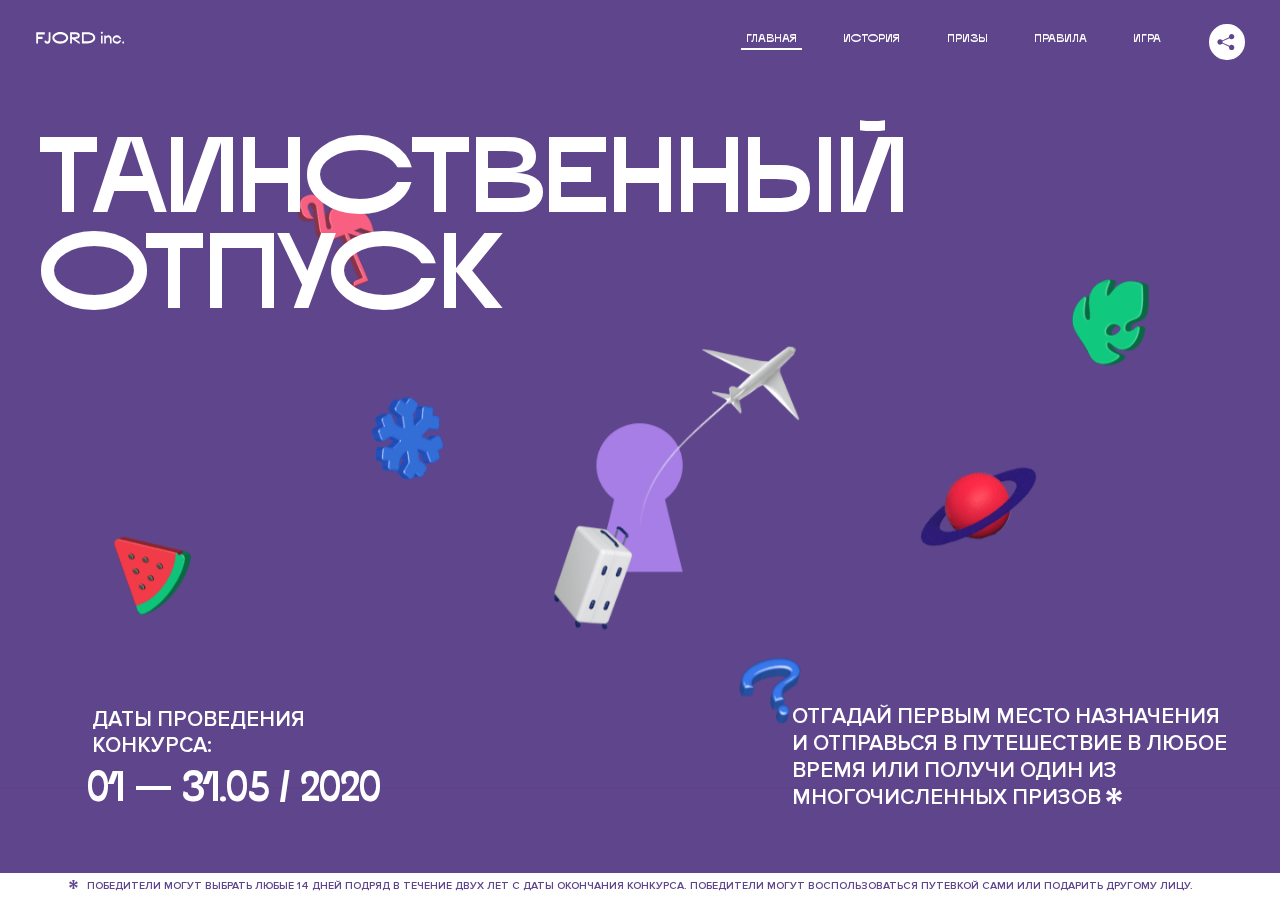
<file: 1/index.html>
<!DOCTYPE html>
<html lang="ru">
<head>
  <meta charset="UTF-8">
  <meta name="description" content="">
  <meta name="viewport" content="width=device-width, initial-scale=1.0">
  <meta http-equiv="X-UA-Compatible" content="ie=edge">
  <title>Mysterious Vacation</title>
  <link rel="stylesheet" href="css/style.min.css">
<link href="css/style.min.css" rel="stylesheet">  <base href="https://htmlacademy-animation.github.io/1314075-magic-vacation-1/1/">
</head>
<body>

  <header class="page-header js-header">
    <div class="page-header__wrapper">
      <a href="#" class="page-header__logo" aria-label="Перейти на страницу FJORD.Inc">
        <svg width="100" height="15" viewBox="0 0 100 15" fill="none" xmlns="http://www.w3.org/2000/svg">
          <path d="M0.26 1.4V14H2.276V8.906H7.334V6.44H2.276V3.848H9.872V1.4H0.26ZM12.733 14.36C15.127 14.36 16.243 12.65 16.243 9.5V1.4H14.263V8.96C14.263 11.21 13.723 11.876 12.733 11.876C11.833 11.876 11.473 11.3 11.347 10.58L9.36702 10.94C9.63702 13.046 10.663 14.36 12.733 14.36ZM18.3918 7.7C18.3918 11.372 22.3878 14.36 27.3198 14.36C32.2518 14.36 36.2478 11.372 36.2478 7.7C36.2478 4.028 32.2518 1.04 27.3198 1.04C22.3878 1.04 18.3918 4.028 18.3918 7.7ZM20.6058 7.7C20.6058 5.378 23.6118 3.524 27.3198 3.524C30.9918 3.524 33.9798 5.378 33.9798 7.7C33.9798 10.004 30.9918 11.858 27.3198 11.858C23.6118 11.858 20.6058 10.004 20.6058 7.7ZM40.403 14V8.906H40.799L49.079 14.702V12.38L44.039 8.906H44.201C47.999 8.906 49.277 7.304 49.277 5.162C49.277 3.092 47.999 1.4 44.201 1.4H38.387V14H40.403ZM43.535 3.722C45.785 3.722 47.045 4.136 47.045 5.432C47.045 6.764 45.785 7.034 43.535 7.034H40.403V3.722H43.535ZM51.6936 1.382V14H57.8676C62.7456 14 66.7236 11.534 66.7236 7.7C66.7236 3.848 62.7456 1.382 57.8676 1.382H51.6936ZM53.7096 11.624V3.722H57.5436C61.5396 3.722 64.4916 5.018 64.4916 7.7C64.4916 10.238 61.5396 11.624 57.5436 11.624H53.7096ZM73.1832 14.018H74.9832V5H73.1832V14.018ZM72.9132 1.976C72.9132 2.57 73.3992 3.092 74.0832 3.092C74.7492 3.092 75.2352 2.57 75.2352 1.976C75.2352 1.382 74.7672 0.805999 74.0832 0.805999C73.3812 0.805999 72.9132 1.382 72.9132 1.976ZM76.7867 14H78.5687V9.104C78.7487 8.006 79.5947 6.962 81.0887 6.962C82.1147 6.962 83.2667 7.448 83.2667 9.554V14H85.0487V9.014C85.0487 6.152 83.2307 4.73 81.3587 4.73C79.9187 4.73 79.0727 5.558 78.5687 6.854V5H76.7867V14ZM90.9898 14.27C93.5098 14.27 95.3818 12.506 95.7238 10.328H94.0498C93.7258 11.3 92.6998 12.02 90.9898 12.02C88.8478 12.02 87.7678 10.922 87.7678 9.59C87.7678 8.24 88.8478 6.962 90.9898 6.962C92.7538 6.962 93.7978 7.844 94.0858 8.924H95.7418C95.4358 6.71 93.6178 4.73 90.9898 4.73C88.0918 4.73 86.1298 7.124 86.1298 9.59C86.1298 12.074 88.1278 14.27 90.9898 14.27ZM97.0693 12.938C97.0693 13.658 97.5553 14.144 98.2753 14.144C98.9953 14.144 99.4813 13.658 99.4813 12.938C99.4813 12.2 98.9953 11.714 98.2753 11.714C97.5553 11.714 97.0693 12.2 97.0693 12.938Z" fill="currentColor"></path>
        </svg>
      </a>
      <button class="page-header__toggler js-menu-toggler" type="button" aria-label="Управление мобильным меню"><span>Меню</span></button>
      <nav class="page-header__nav">
        <div class="page-header__menu js-menu" id="menu">
          <ul>
            <li>
              <a class="js-menu-link active" href="#top" data-href="top">главная</a>
            </li>
            <li>
              <a class="js-menu-link" href="#story" data-href="story">история</a>
            </li>
            <li>
              <a class="js-menu-link" href="#prizes" data-href="prizes">призы</a>
            </li>
            <li>
              <a class="js-menu-link" href="#rules" data-href="rules">правила</a>
            </li>
            <li>
              <a class="js-menu-link" href="#game" data-href="game">игра</a>
            </li>
          </ul>
        </div>
        <div class="page-header__social">
          <div class="social-block js-social-block">
            <button class="social-block__toggler" aria-label="Управлять блоком с социальными кнопками">
              <svg width="26" height="22" viewBox="0 0 27 22" fill="none" xmlns="http://www.w3.org/2000/svg">
                <path d="M19.6721 7.43664C21.6273 7.43664 23.213 5.85095 23.213 3.89566C23.213 1.94037 21.6273 0.354675 19.6721 0.354675C17.7168 0.354675 16.1311 1.94037 16.1311 3.89566C16.1311 4.19968 16.1728 4.49178 16.2458 4.77345L7.21751 8.95527C6.57519 8.05214 5.52303 7.46049 4.33078 7.46049C2.37549 7.46049 0.789795 9.04618 0.789795 11.0015C0.789795 12.9568 2.37549 14.5425 4.33078 14.5425C5.52303 14.5425 6.57668 13.9508 7.21751 13.0477L16.2458 17.2295C16.1743 17.5112 16.1311 17.8033 16.1311 18.1073C16.1311 20.0626 17.7168 21.6483 19.6721 21.6483C21.6273 21.6483 23.213 20.0626 23.213 18.1073C23.213 16.152 21.6273 14.5663 19.6721 14.5663C18.4798 14.5663 17.4262 15.158 16.7853 16.0611L7.75701 11.8793C7.82854 11.5976 7.87176 11.3055 7.87176 11.0015C7.87176 10.6974 7.83003 10.4053 7.75701 10.1237L16.7853 5.94186C17.4262 6.84499 18.4783 7.43664 19.6721 7.43664Z" fill="currentColor"></path>
              </svg>
            </button>
            <ul class="social-block__list">
              <li>
                <a class="social-block__link social-block__link--fb" href="#" aria-label="Мы на Facebook">
                  <svg width="8" height="17" viewBox="0 0 8 17" fill="none" xmlns="http://www.w3.org/2000/svg">
                    <path d="M4.24646 16.9899H1.09275L1.05793 8.49828H0V5.30707H1.05793V3.81124C1.05793 1.42084 2.57654 0 5.21735 0H7.41758V3.18585H5.30841C4.28262 3.18585 4.2478 3.48582 4.2478 4.24914V5.30707H7.42964L7.16716 8.49828H4.2478V16.9899H4.24646Z" fill="currentColor"></path>
                  </svg>
                </a>
              </li>
              <li>
                <a class="social-block__link social-block__link--insta" href="#" aria-label="Мы в Instagram">
                  <svg width="15" height="15" viewBox="0 0 15 15" fill="none" xmlns="http://www.w3.org/2000/svg">
                    <path d="M11.0197 0H4.19806C2.14246 0 0.471191 1.66993 0.471191 3.72285V10.5499C0.471191 12.6082 2.14112 14.2727 4.19806 14.2727H11.0197C13.0753 14.2727 14.7466 12.6082 14.7466 10.5499V3.72285C14.7466 1.67127 13.0753 0 11.0197 0ZM11.0197 12.4849H4.19806C3.13076 12.4849 2.26432 11.6158 2.26432 10.5512V3.72419C2.26432 2.65956 3.13076 1.79715 4.19806 1.79715H11.0197C12.087 1.79715 12.9535 2.6609 12.9535 3.72419V10.5512C12.9535 11.6145 12.087 12.4849 11.0197 12.4849Z" fill="currentColor"></path>
                    <path d="M7.60887 3.11084C5.38989 3.11084 3.58203 4.9187 3.58203 7.14036C3.58203 9.35532 5.38989 11.1645 7.60887 11.1645C9.83053 11.1645 11.6357 9.35666 11.6357 7.14036C11.6357 4.9187 9.83053 3.11084 7.60887 3.11084ZM7.60887 9.36871C6.37551 9.36871 5.37784 8.37372 5.37784 7.14036C5.37784 5.90699 6.37551 4.90665 7.60887 4.90665C8.83822 4.90665 9.84259 5.90833 9.84259 7.14036C9.84392 8.37238 8.83822 9.36871 7.60887 9.36871Z" fill="currentColor"></path>
                    <path d="M11.3573 2.35962C10.8256 2.35962 10.3931 2.79752 10.3931 3.32381C10.3931 3.85546 10.8256 4.29336 11.3573 4.29336C11.8862 4.29336 12.3215 3.85546 12.3215 3.32381C12.3215 2.79752 11.8862 2.35962 11.3573 2.35962Z" fill="currentColor"></path>
                  </svg>
                </a>
              </li>
              <li>
                <a class="social-block__link social-block__link--vk" href="#" aria-label="Мы ВКонтакте">
                  <svg width="17" height="10" viewBox="0 0 17 10" fill="none" xmlns="http://www.w3.org/2000/svg">
                    <path d="M14.1234 4.9002C14.1234 4.9002 16.3623 1.72708 16.5866 0.680242C16.6595 0.312285 16.4947 0.103188 16.1069 0.103188C16.1069 0.103188 14.8193 0.103188 14.168 0.103188C13.7235 0.103188 13.5587 0.293278 13.4235 0.579768C13.4235 0.579768 12.3724 2.82553 11.0969 4.24712C10.6861 4.70333 10.4781 4.84318 10.2511 4.84318C10.0646 4.84318 9.98625 4.6911 9.98625 4.27834V0.649016C9.98625 0.147997 9.92545 0.00135496 9.5066 0.00135496H6.39628C6.15578 0.00135496 6.0085 0.134417 6.0085 0.324506C6.0085 0.801084 6.73406 0.908351 6.73406 2.20231V4.87305C6.73406 5.40529 6.70569 5.61575 6.45303 5.61575C5.78016 5.61575 4.19528 3.30618 3.30623 0.678887C3.12923 0.145282 2.93737 0 2.43475 0H0.486409C0.205373 0 0 0.190085 0 0.476576C0 0.991172 0.60666 3.40801 2.99277 6.64358C4.59927 8.8201 6.70569 10 8.60269 10C9.76196 10 10.0416 9.80312 10.0416 9.31432V7.63883C10.0416 7.22607 10.2065 7.04956 10.4429 7.04956C10.7078 7.04956 11.1847 7.13238 12.2805 8.22268C13.5843 9.47862 13.6762 10 14.3896 10H16.5676C16.7919 10 17 9.89273 17 9.52342C17 9.02919 16.3623 8.15343 15.384 7.10659C14.9801 6.56755 14.3302 5.98914 14.1248 5.72301C13.8275 5.40801 13.9154 5.23014 14.1234 4.9002Z" fill="currentColor"></path>
                  </svg>
                </a>
              </li>
            </ul>
          </div>
        </div>
      </nav>
    </div>
  </header>

  <main class="page-content">

    <section class="animation-screen"></section>

    <section class="screen screen--hidden screen--intro js-scrollspy" id="top">
      <div class="screen__wrapper">
        <div class="intro">
          <h1 class="intro__title">Таинственный отпуск</h1>
          <div class="intro__content">
            <div class="intro__info">
              <p class="intro__label">Даты проведения конкурса:</p>
              <p class="intro__date">01 — 31.05 / 2020</p>
            </div>
            <div class="intro__message">
              <p>
                Отгадай первым место назначения и&nbsp;отправься в&nbsp;путешествие в&nbsp;любое время или получи один из многочисленных призов
                <svg width="16" height="16" viewBox="0 0 10 10" fill="none" xmlns="http://www.w3.org/2000/svg">
                  <path d="M0 6.35337L3.90271 4.99012L0 3.64663L1.34615 1.32374L4.44287 4.01073L3.67364 0H6.34615L5.57692 4.01073L8.65385 1.32374L10 3.64663L6.13405 4.99012L10 6.35337L8.65385 8.65651L5.57692 5.98927L6.34615 10H3.67364L4.44287 5.96952L1.34615 8.65651L0 6.35337Z" fill="currentColor"></path>
                </svg>
              </p>
            </div>
          </div>
        </div>
      </div>
      <div class="screen__footer js-footer">
        <button class="screen__footer-enlarge js-footer-toggler" type="button" aria-label="Показать сообщение">
          <svg width="10" height="10" viewBox="0 0 10 10" fill="none" xmlns="http://www.w3.org/2000/svg">
            <path d="M0 6.35337L3.90271 4.99012L0 3.64663L1.34615 1.32374L4.44287 4.01073L3.67364 0H6.34615L5.57692 4.01073L8.65385 1.32374L10 3.64663L6.13405 4.99012L10 6.35337L8.65385 8.65651L5.57692 5.98927L6.34615 10H3.67364L4.44287 5.96952L1.34615 8.65651L0 6.35337Z" fill="currentColor"></path>
          </svg>
        </button>
        <button class="screen__footer-collapse js-footer-toggler" type="button" aria-label="Скрыть сообщение">
          <svg width="13" height="13" viewBox="0 0 13 13" fill="none" xmlns="http://www.w3.org/2000/svg">
            <line x1="12.3536" y1="0.353553" x2="0.738349" y2="11.9688" stroke="currentColor"></line>
            <line x1="0.738319" y1="0.539925" x2="12.3535" y2="12.1551" stroke="currentColor"></line>
          </svg>
        </button>
        <div class="screen__footer-wrapper">
          <div class="screen__footer-announce">
            <p class="screen__footer-label">Даты проведения конкурса:</p>
            <p class="screen__footer-date">01 — 31.05 / 2020</p>
          </div>
          <div class="screen__footer-note">
            <p>
              <svg width="10" height="10" viewBox="0 0 10 10" fill="none" xmlns="http://www.w3.org/2000/svg">
                <path d="M0 6.35337L3.90271 4.99012L0 3.64663L1.34615 1.32374L4.44287 4.01073L3.67364 0H6.34615L5.57692 4.01073L8.65385 1.32374L10 3.64663L6.13405 4.99012L10 6.35337L8.65385 8.65651L5.57692 5.98927L6.34615 10H3.67364L4.44287 5.96952L1.34615 8.65651L0 6.35337Z" fill="currentColor"></path>
              </svg>
              <span>Победители могут выбрать любые 14 дней подряд в&nbsp;течение двух лет с&nbsp;даты окончания конкурса. Победители могут воспользоваться путевкой сами или подарить другому лицу.</span>
            </p>
          </div>
        </div>
      </div>
    </section>

    <section class="screen screen--hidden screen--story js-scrollspy" id="story">

      <div class="slider swiper-container js-slider">

        <div class="swiper-wrapper">

          <div class="slider__item swiper-slide">
            <h2 class="slider__item-title">История</h2>
            <p class="slider__item-text">Джеймс Таргет был основателем компании &laquo;Fjord Inc.&raquo;. С&nbsp;1965 года &laquo;Fjord Inc.&raquo; прославилась надёжными и&nbsp;удобными чемоданами и&nbsp;аксессуарами для туристов.</p>
          </div>

          <div class="slider__item swiper-slide">
            <p class="slider__item-text">Когда Джеймсу было 7&nbsp;лет, в&nbsp;их&nbsp;доме гостил дядюшка и&nbsp;развлекал детей рассказами о&nbsp;своей поездке в&nbsp;место, показавшееся малышу Таргету невероятным. Тогда Джеймс решил, что однажды посетит его, но&nbsp;не&nbsp;будет рассказывать о&nbsp;мечте, пока не&nbsp;осуществит.</p>
          </div>

          <div class="slider__item swiper-slide">
            <p class="slider__item-text">Джеймс Таргет стал увлеченным путешественником. Он&nbsp;посетил 5&nbsp;континентов, 126&nbsp;стран.</p>
          </div>

          <div class="slider__item swiper-slide">
            <p class="slider__item-text">Он&nbsp;сплавлялся по&nbsp;Амазонке и&nbsp;погружался в&nbsp;пещеры Франции, медитировал в&nbsp;горах Тибета и&nbsp;пожимал руку вождя племени Акугауа.</p>
          </div>

          <div class="slider__item swiper-slide">
            <p class="slider__item-text">Из&nbsp;своих поездок Джеймс Таргет привозил идеи, как сделать свои чемоданы &laquo;Fjord Inc.&raquo; удобными и&nbsp;приспособленными к&nbsp;разным дорожным условиям.</p>
          </div>

          <div class="slider__item swiper-slide">
            <p class="slider__item-text">Всё это время Джеймс не&nbsp;оставлял идею поездки своей мечты. Однако, как только он&nbsp;брался за&nbsp;планирование, возникали препятствия, не&nbsp;позволяющие отправиться туда.</p>
          </div>

          <div class="slider__item swiper-slide">
            <p class="slider__item-text">В&nbsp;возрасте 67&nbsp;лет Джеймс Таргет попал под лавину и&nbsp;погиб. В&nbsp;своём завещании он&nbsp;поручил отправить в&nbsp;заветное путешествие трёх смельчаков, единых с&nbsp;ним духом.</p>
          </div>

          <div class="slider__item swiper-slide">
            <p class="slider__item-text">Тех, кто сможет узнать таинственное место, задавая вопросы специально обученному ИИ&nbsp;&laquo;Соне&raquo;, ждет фантастическое путешествие.</p>
          </div>
        </div>
        <div class="slider__controls">
          <button class="slider__control slider__control--prev js-control-prev" type="button" aria-label="Показать предыдущую историю">
            <svg width="12" height="22" viewBox="0 0 12 22" fill="none" xmlns="http://www.w3.org/2000/svg">
              <path d="M11 1L1 11L11 21" stroke="currentColor" stroke-width="2" stroke-linejoin="round"></path>
            </svg>
          </button>
          <button class="slider__control slider__control--next js-control-next" type="button" aria-label="Показать следующую историю">
            <svg width="12" height="22" viewBox="0 0 12 22" fill="none" xmlns="http://www.w3.org/2000/svg">
              <path d="M1 1L11 11L1 21" stroke="currentColor" stroke-width="2" stroke-linejoin="round"></path>
            </svg>
          </button>
        </div>
        <div class="slider__pagination swiper-pagination"></div>
      </div>
    </section>

    <section class="screen screen--hidden screen--prizes js-scrollspy" id="prizes">
      <div class="screen__wrapper">
        <div class="prizes">
          <h2 class="prizes__title">ПРизы</h2>
          <div class="prizes__lead">
            <p>Найди ответ и&nbsp;получи один из&nbsp;призов:</p>
          </div>
          <ul class="prizes__list">
            <li class="prizes__item prizes__item--journeys">
              <div class="prizes__icon">
                <picture>
                  <source srcset="img/prize1-mob.svg" media="(orientation: portrait)">
                  <img src="img/prize1.svg" alt="">
                </picture>
              </div>
              <p class="prizes__desc">
                <b>3</b>
                <span>загадочных путешествия</span>
              </p>
            </li>
            <li class="prizes__item prizes__item--cases">
              <div class="prizes__icon">
                <picture>
                  <source srcset="img/prize2-mob.svg" media="(orientation: portrait)">
                  <img src="img/prize2.svg" alt="">
                </picture>
              </div>
              <p class="prizes__desc">
                <b>7</b>
                <span>надежных чемоданов</span>
              </p>
            </li>
            <li class="prizes__item prizes__item--codes">
              <div class="prizes__icon">
                <picture>
                  <source srcset="img/prize3-mob.svg" media="(orientation: portrait)">
                  <img src="img/prize3.svg" alt="">
                </picture>
              </div>
              <p class="prizes__desc">
                <b>900</b>
                <span>
                  промокодов на&nbsp;скидку 15%
                  <svg width="10" height="10" viewBox="0 0 10 10" fill="none" xmlns="http://www.w3.org/2000/svg">
                    <path d="M0 6.35337L3.90271 4.99012L0 3.64663L1.34615 1.32374L4.44287 4.01073L3.67364 0H6.34615L5.57692 4.01073L8.65385 1.32374L10 3.64663L6.13405 4.99012L10 6.35337L8.65385 8.65651L5.57692 5.98927L6.34615 10H3.67364L4.44287 5.96952L1.34615 8.65651L0 6.35337Z" fill="currentColor"></path>
                  </svg>
                </span>
              </p>
            </li>
          </ul>
        </div>
      </div>
      <div class="screen__footer js-footer">
        <button class="screen__footer-enlarge js-footer-toggler" type="button" aria-label="Показать сообщение">
          <svg width="10" height="10" viewBox="0 0 10 10" fill="none" xmlns="http://www.w3.org/2000/svg">
            <path d="M0 6.35337L3.90271 4.99012L0 3.64663L1.34615 1.32374L4.44287 4.01073L3.67364 0H6.34615L5.57692 4.01073L8.65385 1.32374L10 3.64663L6.13405 4.99012L10 6.35337L8.65385 8.65651L5.57692 5.98927L6.34615 10H3.67364L4.44287 5.96952L1.34615 8.65651L0 6.35337Z" fill="currentColor"></path>
          </svg>
        </button>
        <button class="screen__footer-collapse js-footer-toggler" type="button" aria-label="Скрыть сообщение">
          <svg width="13" height="13" viewBox="0 0 13 13" fill="none" xmlns="http://www.w3.org/2000/svg">
            <line x1="12.3536" y1="0.353553" x2="0.738349" y2="11.9688" stroke="currentColor"></line>
            <line x1="0.738319" y1="0.539925" x2="12.3535" y2="12.1551" stroke="currentColor"></line>
          </svg>
        </button>
        <div class="screen__footer-wrapper">
          <div class="screen__footer-announce">
            <p class="screen__footer-label">Даты проведения конкурса:</p>
            <p class="screen__footer-date">01 — 31.05 / 2020</p>
          </div>
          <div class="screen__footer-note">
            <p>
              <svg width="10" height="10" viewBox="0 0 10 10" fill="none" xmlns="http://www.w3.org/2000/svg">
                <path d="M0 6.35337L3.90271 4.99012L0 3.64663L1.34615 1.32374L4.44287 4.01073L3.67364 0H6.34615L5.57692 4.01073L8.65385 1.32374L10 3.64663L6.13405 4.99012L10 6.35337L8.65385 8.65651L5.57692 5.98927L6.34615 10H3.67364L4.44287 5.96952L1.34615 8.65651L0 6.35337Z" fill="currentColor"></path>
              </svg>
              <span>Скидка&nbsp;15% на&nbsp;единоразовое приобретение путёвки с&nbsp;1&nbsp;июня 2020 по&nbsp;31&nbsp;мая 2022&nbsp;года. Суммируется с&nbsp;другими акциями</span>
            </p>
          </div>
        </div>
      </div>
    </section>

    <section class="screen screen--hidden screen--rules js-scrollspy" id="rules">
      <div class="screen__wrapper">
        <div class="rules">
          <h2 class="rules__title">Правила</h2>
          <div class="rules__lead">
            <p>Для того чтобы получить наследство Джеймса Таргета, тебе нужно выведать у&nbsp;&laquo;Сони&raquo;, куда предстоит отправиться тебе в&nbsp;случае победы</p>
          </div>
          <ol class="rules__list">
            <li class="rules__item">
              <p>Тебе отводится <br>5&nbsp;минут</p>
            </li>
            <li class="rules__item">
              <p>Задавай любые вопросы в&nbsp;текстовом поле</p>
            </li>
            <li class="rules__item">
              <p>Нажимай кнопку &laquo;Узнать&raquo;, чтобы получить ответ</p>
            </li>
            <li class="rules__item">
              <p>&laquo;Соня&raquo; может отвечать только&nbsp;Да или Нет</p>
            </li>
          </ol>
          <a href="#game" class="rules__link btn">Погнали!</a>
        </div>
      </div>
      <div class="screen__disclaimer">
        <div class="disclaimer">
          <ul>
            <li>
              <a href="#">Правовая информация</a>
            </li>
            <li>
              <a href="#">Подробные правила</a>
            </li>
          </ul>
        </div>
      </div>
    </section>

    <section class="screen screen--hidden screen--game js-scrollspy" id="game">
      <div class="screen__wrapper">
        <div class="game">
          <div class="game__header">
            <h2 class="game__title">Игра</h2>
            <div class="game__counter">
              <span>05</span>:<span>00</span>
            </div>
          </div>
          <div class="game__body">
            <div class="chat">
              <div class="chat__body js-chat">
                <ul class="chat__list" id="messages"></ul>
              </div>
              <div class="chat__footer">
                <form action="#" method="post" class="form" id="message-form">
                  <label for="message-field" class="visually-hidden">Поле для ввода вопроса</label>
                  <input type="text" class="form__field" id="message-field">
                  <button class="form__button btn">
                    Узнать
                    <svg width="18" height="19" viewBox="0 0 18 19" fill="none" xmlns="http://www.w3.org/2000/svg">
                      <path stroke="currentColor" stroke-width="2" d="M9 19V1"></path>
                      <path d="M1 9l8-8 8 8" stroke="currentColor" stroke-width="2" stroke-linejoin="round"></path>
                    </svg>
                  </button>
                </form>
              </div>
            </div>
          </div>
          <!-- временные кнопки для показа результата -->
          <div class="game__buttons">
            <button class="game__button btn js-show-result" type="button" data-target="result">Положительный результат</button>
            <button class="game__button btn js-show-result" type="button" data-target="result2">Положительный результат - 2</button>
            <button class="game__button btn js-show-result" type="button" data-target="result3">Отрицательный результат</button>
          </div>
        </div>
      </div>
    </section>

    <section class="screen screen--hidden screen--result" id="result">
      <div class="screen__wrapper">
        <div class="result result--trip">
          <div class="result__image">
            <picture>
              <source srcset="img/result1-mob.png 1x, img/result1-mob@2x.png 2x" media="(max-width: 768px) and (orientation: portrait)">
              <img src="img/result1.png" srcset="img/result1@2x.png 2x" alt="">
            </picture>
          </div>
          <h2 class="result__title">
            <span class="visually-hidden">ПОбеда!</span>
            <svg xmlns="http://www.w3.org/2000/svg" viewBox="0 0 568.85 109.24">
              <path d="M16,24.44V92H2.6V8H75V92H61.52V24.44H16Z" transform="translate(-2.1 -1.5)" fill="none" stroke="currentColor"></path>
              <path d="M148.76,5.6c32.88,0,59.52,19.92,59.52,44.4s-26.64,44.4-59.52,44.4S89.24,74.48,89.24,50,115.88,5.6,148.76,5.6Zm0,72.12c24.48,0,44.4-12.36,44.4-27.72s-19.92-27.84-44.4-27.84C124,22.16,104,34.52,104,50S124,77.72,148.76,77.72Z" transform="translate(-2.1 -1.5)" fill="none" stroke="currentColor"></path>
              <path d="M287.36,8V24.44H236v14.4h25.32c25.44,0,34,11.16,34,26.52,0,15.6-8.52,26.64-34,26.64H222.56V8h64.8ZM256.88,76.52c15.12,0,23.52-2,23.52-11.52S272,54.44,256.88,54.44H236V76.52h20.88Z" transform="translate(-2.1 -1.5)" fill="none" stroke="currentColor"></path>
              <path d="M371.47,8V24.44H320.84V41.6h33.6V58h-33.6V75.56h50.64V92H307.4V8h64.08Z" transform="translate(-2.1 -1.5)" fill="none" stroke="currentColor"></path>
              <path d="M382.39,110.24V75.56h7.44c4.56-4.68,7.8-18.36,8.76-56L399,8h48.6V75.56h10v34.68H442.87V92H397v18.24H382.39Zm51.72-34.68V24.44H411.55v3.12c-0.48,22.44-3.24,37.68-7.2,48h29.76Z" transform="translate(-2.1 -1.5)" fill="none" stroke="currentColor"></path>
              <path d="M463.75,92l28-84h27.12l28.08,84H533.47l-7.8-23.52h-37.8L480.07,92H463.75Zm56.64-40L507,11.84,493.51,52h26.88Z" transform="translate(-2.1 -1.5)" fill="none" stroke="currentColor"></path>
              <path d="M554.12,70.4L555.55,2H569l1.44,68.4H554.12Zm8.28,6.36c4.8,0,8,3.24,8,8.16a8,8,0,1,1-16.08,0C554.35,80,557.59,76.76,562.39,76.76Z" transform="translate(-2.1 -1.5)" fill="none" stroke="currentColor"></path>
            </svg>
          </h2>
          <div class="result__text">
            <p>ты&nbsp;отправляешься в&nbsp;Арктику!</p>
          </div>
          <div class="result__form">
            <form action="#" method="post" class="form form--result">
              <label for="email-field" class="form__label">зарегистрируй результат</label>
              <input type="email" class="form__field" id="email-field" placeholder="e-mail для регистации результата и получения приза" required="">
              <button class="form__button btn">
                отправить
                <svg width="18" height="19" viewBox="0 0 18 19" fill="none" xmlns="http://www.w3.org/2000/svg">
                  <path stroke="currentColor" stroke-width="2" d="M9 19V1"></path>
                  <path d="M1 9l8-8 8 8" stroke="currentColor" stroke-width="2" stroke-linejoin="round"></path>
                </svg>
              </button>
            </form>
          </div>
        </div>
      </div>
    </section>

    <section class="screen screen--hidden screen--result" id="result2">
      <div class="screen__wrapper">
        <div class="result result--prize">
          <div class="result__image">
            <picture>
              <source srcset="img/result2-mob.png 1x, img/result2-mob@2x.png 2x" media="(max-width: 768px) and (orientation: portrait)">
              <img src="img/result2.png" srcset="img/result2@2x.png 2x" alt="">
            </picture>
          </div>
          <h2 class="result__title">
            <span class="visually-hidden">ПОбеда!</span>
            <svg xmlns="http://www.w3.org/2000/svg" viewBox="0 0 568.85 109.24">
              <path d="M16,24.44V92H2.6V8H75V92H61.52V24.44H16Z" transform="translate(-2.1 -1.5)" fill="none" stroke="currentColor"></path>
              <path d="M148.76,5.6c32.88,0,59.52,19.92,59.52,44.4s-26.64,44.4-59.52,44.4S89.24,74.48,89.24,50,115.88,5.6,148.76,5.6Zm0,72.12c24.48,0,44.4-12.36,44.4-27.72s-19.92-27.84-44.4-27.84C124,22.16,104,34.52,104,50S124,77.72,148.76,77.72Z" transform="translate(-2.1 -1.5)" fill="none" stroke="currentColor"></path>
              <path d="M287.36,8V24.44H236v14.4h25.32c25.44,0,34,11.16,34,26.52,0,15.6-8.52,26.64-34,26.64H222.56V8h64.8ZM256.88,76.52c15.12,0,23.52-2,23.52-11.52S272,54.44,256.88,54.44H236V76.52h20.88Z" transform="translate(-2.1 -1.5)" fill="none" stroke="currentColor"></path>
              <path d="M371.47,8V24.44H320.84V41.6h33.6V58h-33.6V75.56h50.64V92H307.4V8h64.08Z" transform="translate(-2.1 -1.5)" fill="none" stroke="currentColor"></path>
              <path d="M382.39,110.24V75.56h7.44c4.56-4.68,7.8-18.36,8.76-56L399,8h48.6V75.56h10v34.68H442.87V92H397v18.24H382.39Zm51.72-34.68V24.44H411.55v3.12c-0.48,22.44-3.24,37.68-7.2,48h29.76Z" transform="translate(-2.1 -1.5)" fill="none" stroke="currentColor"></path>
              <path d="M463.75,92l28-84h27.12l28.08,84H533.47l-7.8-23.52h-37.8L480.07,92H463.75Zm56.64-40L507,11.84,493.51,52h26.88Z" transform="translate(-2.1 -1.5)" fill="none" stroke="currentColor"></path>
              <path d="M554.12,70.4L555.55,2H569l1.44,68.4H554.12Zm8.28,6.36c4.8,0,8,3.24,8,8.16a8,8,0,1,1-16.08,0C554.35,80,557.59,76.76,562.39,76.76Z" transform="translate(-2.1 -1.5)" fill="none" stroke="currentColor"></path>
            </svg>
          </h2>
          <div class="result__text">
            <p>чемодан &laquo;Fjord&nbsp;Inc.&raquo;&nbsp;твой</p>
          </div>
          <div class="result__form">
            <form action="#" method="post" class="form form--result">
              <label for="email-field2" class="form__label">зарегистрируй результат</label>
              <input type="email" class="form__field" id="email-field2" placeholder="e-mail для регистации результата и получения приза" required="">
              <button class="form__button btn">
                отправить
                <svg width="18" height="19" viewBox="0 0 18 19" fill="none" xmlns="http://www.w3.org/2000/svg">
                  <path stroke="currentColor" stroke-width="2" d="M9 19V1"></path>
                  <path d="M1 9l8-8 8 8" stroke="currentColor" stroke-width="2" stroke-linejoin="round"></path>
                </svg>
              </button>
            </form>
          </div>
        </div>
      </div>
    </section>

    <section class="screen screen--hidden screen--result" id="result3">
      <div class="screen__wrapper">
        <div class="result result--negative">
          <div class="result__image">
            <picture>
              <source srcset="img/result3-mob.png 1x, img/result3-mob@2x.png 2x" media="(max-width: 768px) and (orientation: portrait)">
              <img src="img/result3.png" srcset="img/result3@2x.png 2x" alt="">
            </picture>
          </div>
          <h2 class="result__title">
            <span class="visually-hidden">Не угадал!</span>
            <svg xmlns="http://www.w3.org/2000/svg" viewBox="0 0 660.77 109.24">
              <path d="M2.66,92V8H16.1V42.2H53.3V8H66.74V92H53.3V58.64H16.1V92H2.66Z" transform="translate(-2.16 -1.5)" fill="none" stroke="currentColor"></path>
              <path d="M147.62,8V24.44H97V41.6h33.6V58H97V75.56h50.64V92H83.54V8h64.08Z" transform="translate(-2.16 -1.5)" fill="none" stroke="currentColor"></path>
              <path d="M199.22,8l20.52,42.36L235.34,8h16.44l-31,84H204.38l9.48-25.92L185.78,8h13.44Z" transform="translate(-2.16 -1.5)" fill="none" stroke="currentColor"></path>
              <path d="M273.74,24.44V92H260.3V8h50.16V24.44H273.74Z" transform="translate(-2.16 -1.5)" fill="none" stroke="currentColor"></path>
              <path d="M307.1,92l28-84h27.12l28.08,84H376.82L369,68.48h-37.8L323.42,92H307.1Zm56.64-40L350.3,11.84,336.86,52h26.88Z" transform="translate(-2.16 -1.5)" fill="none" stroke="currentColor"></path>
              <path d="M396.38,110.24V75.56h7.44c4.56-4.68,7.8-18.36,8.76-56L412.94,8h48.6V75.56h10v34.68H456.86V92H411v18.24H396.38ZM448.1,75.56V24.44H425.54v3.12c-0.48,22.44-3.24,37.68-7.2,48H448.1Z" transform="translate(-2.16 -1.5)" fill="none" stroke="currentColor"></path>
              <path d="M477.74,92l28-84h27.12L560.9,92H547.46l-7.8-23.52h-37.8L494.06,92H477.74Zm56.64-40-13.44-40.2L507.5,52h26.88Z" transform="translate(-2.16 -1.5)" fill="none" stroke="currentColor"></path>
              <path d="M568.7,76.88a13.77,13.77,0,0,0,5,1c6.6,0,10.44-6.24,12-58.32L586.22,8h46.2V92H619V24.44H598.82l-0.12,3.12C597.14,81,589,94.4,573.74,94.4a28.55,28.55,0,0,1-6.72-.84Z" transform="translate(-2.16 -1.5)" fill="none" stroke="currentColor"></path>
              <path d="M646.1,70.4L647.54,2H661l1.44,68.4H646.1Zm8.28,6.36c4.8,0,8,3.24,8,8.16a8,8,0,0,1-16.08,0C646.34,80,649.58,76.76,654.38,76.76Z" transform="translate(-2.16 -1.5)" fill="none" stroke="currentColor"></path>
            </svg>
          </h2>
          <button class="result__button js-play" type="button">
            не сдавайся!
            <span>
              <svg width="27" height="22" viewBox="0 0 27 22" fill="none" xmlns="http://www.w3.org/2000/svg">
                <path d="M10.6899 1.47998C5.42992 1.47998 1.16992 5.73998 1.16992 11C1.16992 16.26 5.42992 20.52 10.6899 20.52C15.9499 20.52 20.2099 16.26 20.2099 11V7.13998" stroke="currentColor" stroke-width="2" stroke-miterlimit="10"></path>
                <path d="M15.1099 12.5099L20.1499 7.13989L25.3099 12.6299" stroke="currentColor" stroke-width="2" stroke-miterlimit="10" stroke-linejoin="round"></path>
              </svg>
            </span>
          </button>
        </div>
      </div>
    </section>

  </main>

<script src="js/script.js"></script></body>
</html>
</file>
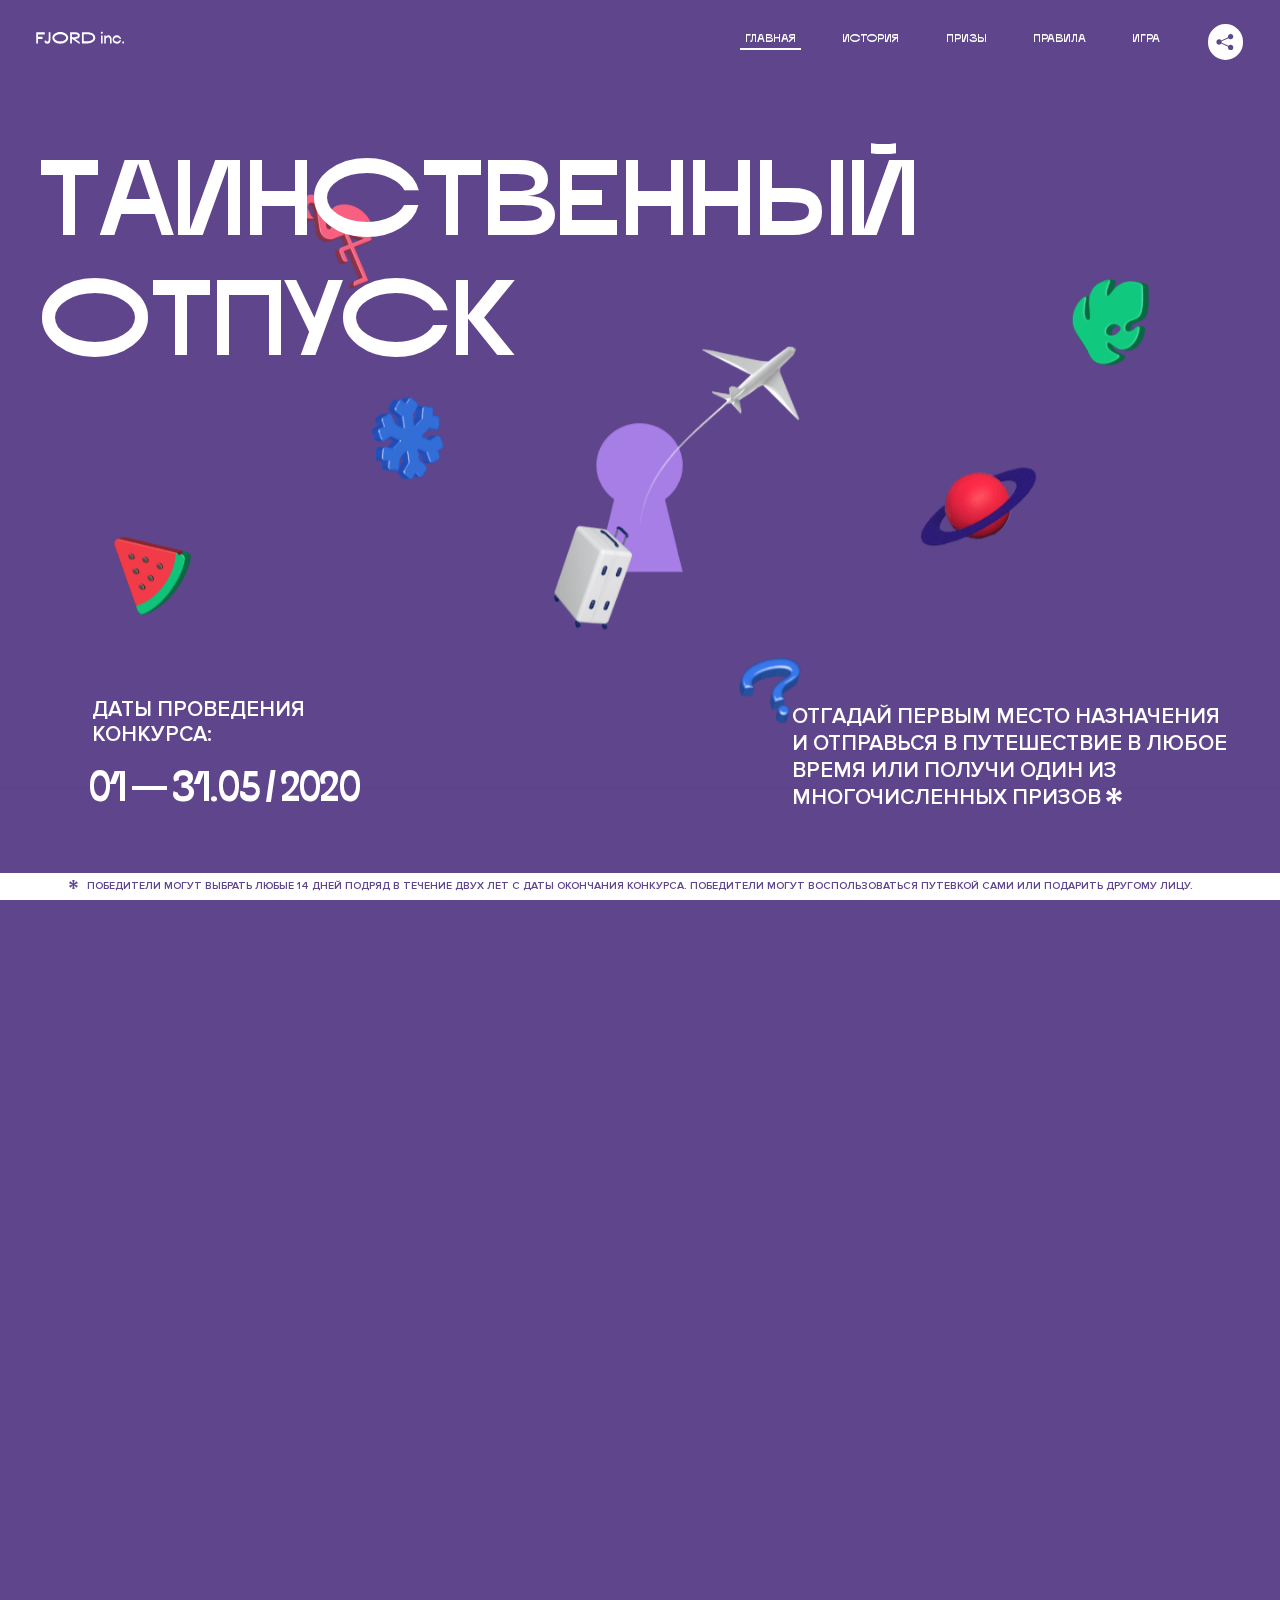
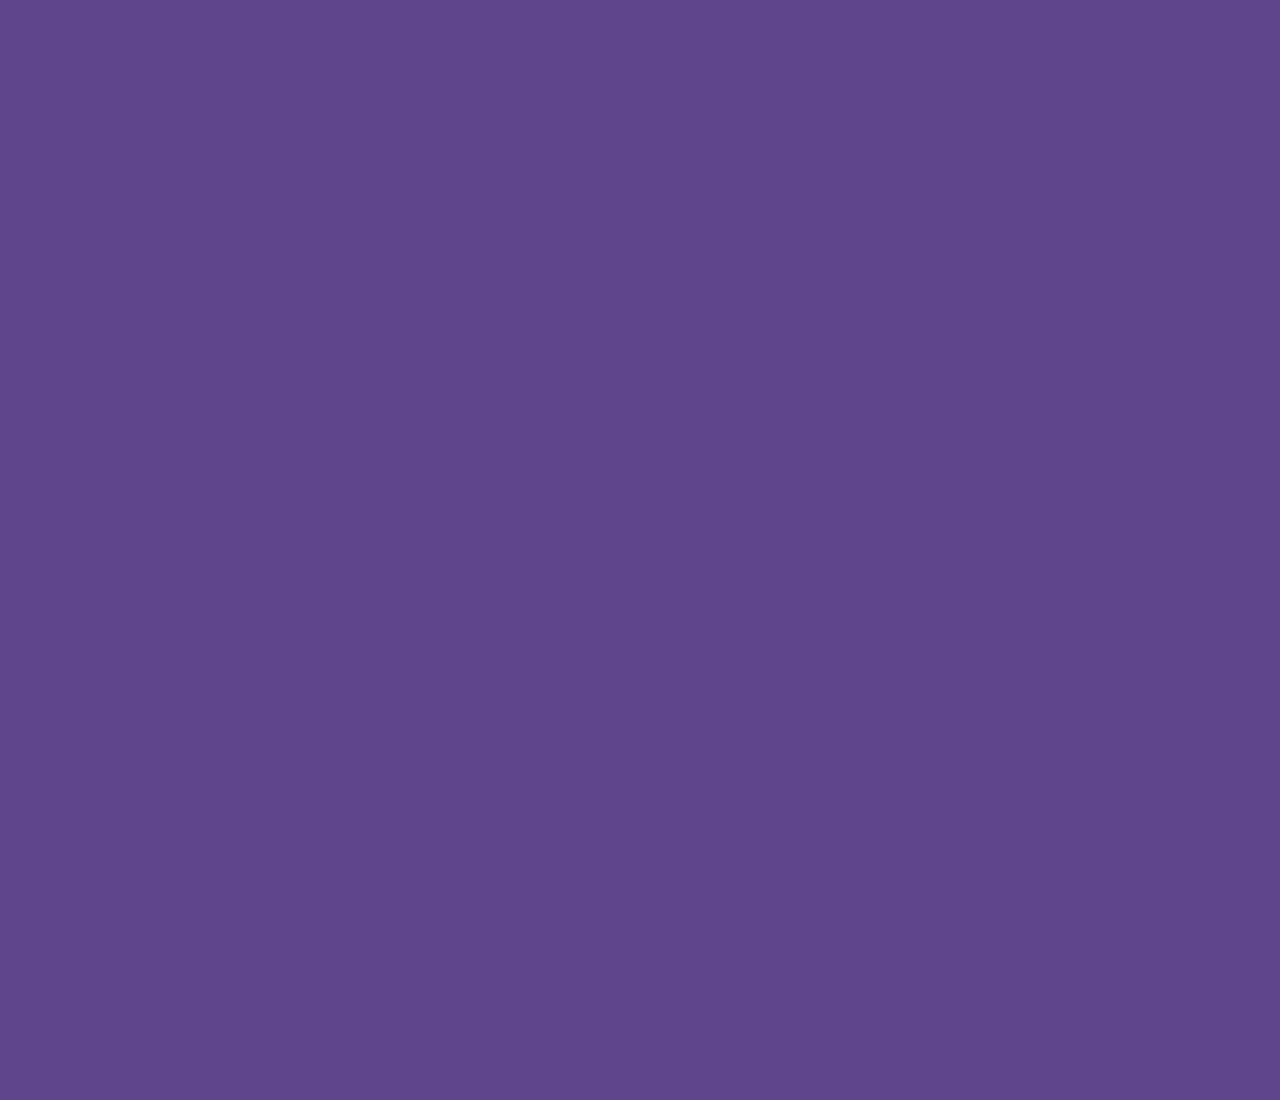
<file: 10/index.html>
<!DOCTYPE html>
<html lang="ru">
<head>
  <meta charset="UTF-8">
  <meta name="description" content="">
  <meta name="viewport" content="width=device-width, initial-scale=1.0">
  <meta http-equiv="X-UA-Compatible" content="ie=edge">
  <title>Mysterious Vacation</title>
  <link rel="stylesheet" href="css/style.min.css">
<link href="css/style.min.css" rel="stylesheet">  <base href="https://htmlacademy-animation.github.io/1314075-magic-vacation-1/10/">
</head>
<body>

  <header class="page-header js-header">
    <div class="page-header__wrapper">
      <a href="#" class="page-header__logo" aria-label="Перейти на страницу FJORD.Inc">
        <svg width="100" height="15" viewBox="0 0 100 15" fill="none" xmlns="http://www.w3.org/2000/svg">
          <path d="M0.26 1.4V14H2.276V8.906H7.334V6.44H2.276V3.848H9.872V1.4H0.26ZM12.733 14.36C15.127 14.36 16.243 12.65 16.243 9.5V1.4H14.263V8.96C14.263 11.21 13.723 11.876 12.733 11.876C11.833 11.876 11.473 11.3 11.347 10.58L9.36702 10.94C9.63702 13.046 10.663 14.36 12.733 14.36ZM18.3918 7.7C18.3918 11.372 22.3878 14.36 27.3198 14.36C32.2518 14.36 36.2478 11.372 36.2478 7.7C36.2478 4.028 32.2518 1.04 27.3198 1.04C22.3878 1.04 18.3918 4.028 18.3918 7.7ZM20.6058 7.7C20.6058 5.378 23.6118 3.524 27.3198 3.524C30.9918 3.524 33.9798 5.378 33.9798 7.7C33.9798 10.004 30.9918 11.858 27.3198 11.858C23.6118 11.858 20.6058 10.004 20.6058 7.7ZM40.403 14V8.906H40.799L49.079 14.702V12.38L44.039 8.906H44.201C47.999 8.906 49.277 7.304 49.277 5.162C49.277 3.092 47.999 1.4 44.201 1.4H38.387V14H40.403ZM43.535 3.722C45.785 3.722 47.045 4.136 47.045 5.432C47.045 6.764 45.785 7.034 43.535 7.034H40.403V3.722H43.535ZM51.6936 1.382V14H57.8676C62.7456 14 66.7236 11.534 66.7236 7.7C66.7236 3.848 62.7456 1.382 57.8676 1.382H51.6936ZM53.7096 11.624V3.722H57.5436C61.5396 3.722 64.4916 5.018 64.4916 7.7C64.4916 10.238 61.5396 11.624 57.5436 11.624H53.7096ZM73.1832 14.018H74.9832V5H73.1832V14.018ZM72.9132 1.976C72.9132 2.57 73.3992 3.092 74.0832 3.092C74.7492 3.092 75.2352 2.57 75.2352 1.976C75.2352 1.382 74.7672 0.805999 74.0832 0.805999C73.3812 0.805999 72.9132 1.382 72.9132 1.976ZM76.7867 14H78.5687V9.104C78.7487 8.006 79.5947 6.962 81.0887 6.962C82.1147 6.962 83.2667 7.448 83.2667 9.554V14H85.0487V9.014C85.0487 6.152 83.2307 4.73 81.3587 4.73C79.9187 4.73 79.0727 5.558 78.5687 6.854V5H76.7867V14ZM90.9898 14.27C93.5098 14.27 95.3818 12.506 95.7238 10.328H94.0498C93.7258 11.3 92.6998 12.02 90.9898 12.02C88.8478 12.02 87.7678 10.922 87.7678 9.59C87.7678 8.24 88.8478 6.962 90.9898 6.962C92.7538 6.962 93.7978 7.844 94.0858 8.924H95.7418C95.4358 6.71 93.6178 4.73 90.9898 4.73C88.0918 4.73 86.1298 7.124 86.1298 9.59C86.1298 12.074 88.1278 14.27 90.9898 14.27ZM97.0693 12.938C97.0693 13.658 97.5553 14.144 98.2753 14.144C98.9953 14.144 99.4813 13.658 99.4813 12.938C99.4813 12.2 98.9953 11.714 98.2753 11.714C97.5553 11.714 97.0693 12.2 97.0693 12.938Z" fill="currentColor"></path>
        </svg>
      </a>
      <button class="page-header__toggler js-menu-toggler" type="button" aria-label="Управление мобильным меню"><span>Меню</span></button>
      <nav class="page-header__nav">
        <div class="page-header__menu js-menu" id="menu">
          <ul>
            <li>
              <a class="js-menu-link active" href="#top" data-href="top">главная</a>
            </li>
            <li>
              <a class="js-menu-link" href="#story" data-href="story">история</a>
            </li>
            <li>
              <a class="js-menu-link" href="#prizes" data-href="prizes">призы</a>
            </li>
            <li>
              <a class="js-menu-link" href="#rules" data-href="rules">правила</a>
            </li>
            <li>
              <a class="js-menu-link" href="#game" data-href="game">игра</a>
            </li>
          </ul>
        </div>
        <div class="page-header__social">
          <div class="social-block js-social-block">
            <button class="social-block__toggler" aria-label="Управлять блоком с социальными кнопками">
              <svg width="26" height="22" viewBox="0 0 27 22" fill="none" xmlns="http://www.w3.org/2000/svg">
                <path d="M19.6721 7.43664C21.6273 7.43664 23.213 5.85095 23.213 3.89566C23.213 1.94037 21.6273 0.354675 19.6721 0.354675C17.7168 0.354675 16.1311 1.94037 16.1311 3.89566C16.1311 4.19968 16.1728 4.49178 16.2458 4.77345L7.21751 8.95527C6.57519 8.05214 5.52303 7.46049 4.33078 7.46049C2.37549 7.46049 0.789795 9.04618 0.789795 11.0015C0.789795 12.9568 2.37549 14.5425 4.33078 14.5425C5.52303 14.5425 6.57668 13.9508 7.21751 13.0477L16.2458 17.2295C16.1743 17.5112 16.1311 17.8033 16.1311 18.1073C16.1311 20.0626 17.7168 21.6483 19.6721 21.6483C21.6273 21.6483 23.213 20.0626 23.213 18.1073C23.213 16.152 21.6273 14.5663 19.6721 14.5663C18.4798 14.5663 17.4262 15.158 16.7853 16.0611L7.75701 11.8793C7.82854 11.5976 7.87176 11.3055 7.87176 11.0015C7.87176 10.6974 7.83003 10.4053 7.75701 10.1237L16.7853 5.94186C17.4262 6.84499 18.4783 7.43664 19.6721 7.43664Z" fill="currentColor"></path>
              </svg>
            </button>
            <ul class="social-block__list">
              <li>
                <a class="social-block__link social-block__link--fb" href="#" aria-label="Мы на Facebook">
                  <svg width="8" height="17" viewBox="0 0 8 17" fill="none" xmlns="http://www.w3.org/2000/svg">
                    <path d="M4.24646 16.9899H1.09275L1.05793 8.49828H0V5.30707H1.05793V3.81124C1.05793 1.42084 2.57654 0 5.21735 0H7.41758V3.18585H5.30841C4.28262 3.18585 4.2478 3.48582 4.2478 4.24914V5.30707H7.42964L7.16716 8.49828H4.2478V16.9899H4.24646Z" fill="currentColor"></path>
                  </svg>
                </a>
              </li>
              <li>
                <a class="social-block__link social-block__link--insta" href="#" aria-label="Мы в Instagram">
                  <svg width="15" height="15" viewBox="0 0 15 15" fill="none" xmlns="http://www.w3.org/2000/svg">
                    <path d="M11.0197 0H4.19806C2.14246 0 0.471191 1.66993 0.471191 3.72285V10.5499C0.471191 12.6082 2.14112 14.2727 4.19806 14.2727H11.0197C13.0753 14.2727 14.7466 12.6082 14.7466 10.5499V3.72285C14.7466 1.67127 13.0753 0 11.0197 0ZM11.0197 12.4849H4.19806C3.13076 12.4849 2.26432 11.6158 2.26432 10.5512V3.72419C2.26432 2.65956 3.13076 1.79715 4.19806 1.79715H11.0197C12.087 1.79715 12.9535 2.6609 12.9535 3.72419V10.5512C12.9535 11.6145 12.087 12.4849 11.0197 12.4849Z" fill="currentColor"></path>
                    <path d="M7.60887 3.11084C5.38989 3.11084 3.58203 4.9187 3.58203 7.14036C3.58203 9.35532 5.38989 11.1645 7.60887 11.1645C9.83053 11.1645 11.6357 9.35666 11.6357 7.14036C11.6357 4.9187 9.83053 3.11084 7.60887 3.11084ZM7.60887 9.36871C6.37551 9.36871 5.37784 8.37372 5.37784 7.14036C5.37784 5.90699 6.37551 4.90665 7.60887 4.90665C8.83822 4.90665 9.84259 5.90833 9.84259 7.14036C9.84392 8.37238 8.83822 9.36871 7.60887 9.36871Z" fill="currentColor"></path>
                    <path d="M11.3573 2.35962C10.8256 2.35962 10.3931 2.79752 10.3931 3.32381C10.3931 3.85546 10.8256 4.29336 11.3573 4.29336C11.8862 4.29336 12.3215 3.85546 12.3215 3.32381C12.3215 2.79752 11.8862 2.35962 11.3573 2.35962Z" fill="currentColor"></path>
                  </svg>
                </a>
              </li>
              <li>
                <a class="social-block__link social-block__link--vk" href="#" aria-label="Мы ВКонтакте">
                  <svg width="17" height="10" viewBox="0 0 17 10" fill="none" xmlns="http://www.w3.org/2000/svg">
                    <path d="M14.1234 4.9002C14.1234 4.9002 16.3623 1.72708 16.5866 0.680242C16.6595 0.312285 16.4947 0.103188 16.1069 0.103188C16.1069 0.103188 14.8193 0.103188 14.168 0.103188C13.7235 0.103188 13.5587 0.293278 13.4235 0.579768C13.4235 0.579768 12.3724 2.82553 11.0969 4.24712C10.6861 4.70333 10.4781 4.84318 10.2511 4.84318C10.0646 4.84318 9.98625 4.6911 9.98625 4.27834V0.649016C9.98625 0.147997 9.92545 0.00135496 9.5066 0.00135496H6.39628C6.15578 0.00135496 6.0085 0.134417 6.0085 0.324506C6.0085 0.801084 6.73406 0.908351 6.73406 2.20231V4.87305C6.73406 5.40529 6.70569 5.61575 6.45303 5.61575C5.78016 5.61575 4.19528 3.30618 3.30623 0.678887C3.12923 0.145282 2.93737 0 2.43475 0H0.486409C0.205373 0 0 0.190085 0 0.476576C0 0.991172 0.60666 3.40801 2.99277 6.64358C4.59927 8.8201 6.70569 10 8.60269 10C9.76196 10 10.0416 9.80312 10.0416 9.31432V7.63883C10.0416 7.22607 10.2065 7.04956 10.4429 7.04956C10.7078 7.04956 11.1847 7.13238 12.2805 8.22268C13.5843 9.47862 13.6762 10 14.3896 10H16.5676C16.7919 10 17 9.89273 17 9.52342C17 9.02919 16.3623 8.15343 15.384 7.10659C14.9801 6.56755 14.3302 5.98914 14.1248 5.72301C13.8275 5.40801 13.9154 5.23014 14.1234 4.9002Z" fill="currentColor"></path>
                  </svg>
                </a>
              </li>
            </ul>
          </div>
        </div>
      </nav>
    </div>
  </header>

  <main class="page-content">

    <section class="animation-screen"></section>

    <section class="screen screen--hidden screen--intro js-scrollspy" id="top">
      <div class="screen__wrapper">
        <div class="intro">
          <h1 class="intro__title" data-split-letters="true" data-delay="0.7">Таинственный отпуск</h1>
          <div class="intro__content">
            <div class="intro__info">
              <p class="intro__label">Даты проведения конкурса:</p>
              <p class="intro__date" data-split-letters="true" data-delay="1.6">01 — 31.05 / 2020</p>
            </div>
            <div class="intro__message">
              <p>
                Отгадай первым место назначения и&nbsp;отправься в&nbsp;путешествие в&nbsp;любое время или получи один из многочисленных призов
                <svg width="16" height="16" viewBox="0 0 10 10" fill="none" xmlns="http://www.w3.org/2000/svg">
                  <path d="M0 6.35337L3.90271 4.99012L0 3.64663L1.34615 1.32374L4.44287 4.01073L3.67364 0H6.34615L5.57692 4.01073L8.65385 1.32374L10 3.64663L6.13405 4.99012L10 6.35337L8.65385 8.65651L5.57692 5.98927L6.34615 10H3.67364L4.44287 5.96952L1.34615 8.65651L0 6.35337Z" fill="currentColor"></path>
                </svg>
              </p>
            </div>
          </div>
        </div>
      </div>
      <div class="screen__footer js-footer">
        <button class="screen__footer-enlarge js-footer-toggler" type="button" aria-label="Показать сообщение">
          <svg width="10" height="10" viewBox="0 0 10 10" fill="none" xmlns="http://www.w3.org/2000/svg">
            <path d="M0 6.35337L3.90271 4.99012L0 3.64663L1.34615 1.32374L4.44287 4.01073L3.67364 0H6.34615L5.57692 4.01073L8.65385 1.32374L10 3.64663L6.13405 4.99012L10 6.35337L8.65385 8.65651L5.57692 5.98927L6.34615 10H3.67364L4.44287 5.96952L1.34615 8.65651L0 6.35337Z" fill="currentColor"></path>
          </svg>
        </button>
        <button class="screen__footer-collapse js-footer-toggler" type="button" aria-label="Скрыть сообщение">
          <svg width="13" height="13" viewBox="0 0 13 13" fill="none" xmlns="http://www.w3.org/2000/svg">
            <line x1="12.3536" y1="0.353553" x2="0.738349" y2="11.9688" stroke="currentColor"></line>
            <line x1="0.738319" y1="0.539925" x2="12.3535" y2="12.1551" stroke="currentColor"></line>
          </svg>
        </button>
        <div class="screen__footer-wrapper">
          <div class="screen__footer-announce">
            <p class="screen__footer-label">Даты проведения конкурса:</p>
            <p class="screen__footer-date">01 — 31.05 / 2020</p>
          </div>
          <div class="screen__footer-note">
            <p>
              <svg width="10" height="10" viewBox="0 0 10 10" fill="none" xmlns="http://www.w3.org/2000/svg">
                <path d="M0 6.35337L3.90271 4.99012L0 3.64663L1.34615 1.32374L4.44287 4.01073L3.67364 0H6.34615L5.57692 4.01073L8.65385 1.32374L10 3.64663L6.13405 4.99012L10 6.35337L8.65385 8.65651L5.57692 5.98927L6.34615 10H3.67364L4.44287 5.96952L1.34615 8.65651L0 6.35337Z" fill="currentColor"></path>
              </svg>
              <span>Победители могут выбрать любые 14 дней подряд в&nbsp;течение двух лет с&nbsp;даты окончания конкурса. Победители могут воспользоваться путевкой сами или подарить другому лицу.</span>
            </p>
          </div>
        </div>
      </div>
    </section>

    <section class="screen screen--hidden screen--story js-scrollspy" id="story">

      <div class="slider swiper-container js-slider">

        <div class="swiper-wrapper">

          <div class="slider__item swiper-slide">
            <h2 class="slider__item-title" data-split-letters="true">История</h2>
            <p class="slider__item-text">Джеймс Таргет был основателем компании &laquo;Fjord Inc.&raquo;. С&nbsp;1965 года &laquo;Fjord Inc.&raquo; прославилась надёжными и&nbsp;удобными чемоданами и&nbsp;аксессуарами для туристов.</p>
          </div>

          <div class="slider__item swiper-slide">
            <p class="slider__item-text">Когда Джеймсу было 7&nbsp;лет, в&nbsp;их&nbsp;доме гостил дядюшка и&nbsp;развлекал детей рассказами о&nbsp;своей поездке в&nbsp;место, показавшееся малышу Таргету невероятным. Тогда Джеймс решил, что однажды посетит его, но&nbsp;не&nbsp;будет рассказывать о&nbsp;мечте, пока не&nbsp;осуществит.</p>
          </div>

          <div class="slider__item swiper-slide">
            <p class="slider__item-text">Джеймс Таргет стал увлеченным путешественником. Он&nbsp;посетил 5&nbsp;континентов, 126&nbsp;стран.</p>
          </div>

          <div class="slider__item swiper-slide">
            <p class="slider__item-text">Он&nbsp;сплавлялся по&nbsp;Амазонке и&nbsp;погружался в&nbsp;пещеры Франции, медитировал в&nbsp;горах Тибета и&nbsp;пожимал руку вождя племени Акугауа.</p>
          </div>

          <div class="slider__item swiper-slide">
            <p class="slider__item-text">Из&nbsp;своих поездок Джеймс Таргет привозил идеи, как сделать свои чемоданы &laquo;Fjord Inc.&raquo; удобными и&nbsp;приспособленными к&nbsp;разным дорожным условиям.</p>
          </div>

          <div class="slider__item swiper-slide">
            <p class="slider__item-text">Всё это время Джеймс не&nbsp;оставлял идею поездки своей мечты. Однако, как только он&nbsp;брался за&nbsp;планирование, возникали препятствия, не&nbsp;позволяющие отправиться туда.</p>
          </div>

          <div class="slider__item swiper-slide">
            <p class="slider__item-text">В&nbsp;возрасте 67&nbsp;лет Джеймс Таргет попал под лавину и&nbsp;погиб. В&nbsp;своём завещании он&nbsp;поручил отправить в&nbsp;заветное путешествие трёх смельчаков, единых с&nbsp;ним духом.</p>
          </div>

          <div class="slider__item swiper-slide">
            <p class="slider__item-text">Тех, кто сможет узнать таинственное место, задавая вопросы специально обученному ИИ&nbsp;&laquo;Соне&raquo;, ждет фантастическое путешествие.</p>
          </div>
        </div>
        <div class="slider__controls">
          <button class="slider__control slider__control--prev js-control-prev" type="button" aria-label="Показать предыдущую историю">
            <svg width="12" height="22" viewBox="0 0 12 22" fill="none" xmlns="http://www.w3.org/2000/svg">
              <path d="M11 1L1 11L11 21" stroke="currentColor" stroke-width="2" stroke-linejoin="round"></path>
            </svg>
          </button>
          <button class="slider__control slider__control--next js-control-next" type="button" aria-label="Показать следующую историю">
            <svg width="12" height="22" viewBox="0 0 12 22" fill="none" xmlns="http://www.w3.org/2000/svg">
              <path d="M1 1L11 11L1 21" stroke="currentColor" stroke-width="2" stroke-linejoin="round"></path>
            </svg>
          </button>
        </div>
        <div class="slider__pagination swiper-pagination"></div>
      </div>
    </section>

    <section class="screen screen--hidden screen--prizes js-scrollspy" id="prizes">
      <div class="screen__wrapper">
        <div class="prizes">
          <h2 class="prizes__title" data-split-letters="true" data-delay="0.7">Призы</h2>
          <div class="prizes__lead">
            <p>Найди ответ и&nbsp;получи один из&nbsp;призов:</p>
          </div>
          <ul class="prizes__list">
            <li class="prizes__item prizes__item--journeys">
              <div class="prizes__icon">
                <picture>
                  <source srcset="img/prize1-mob.svg" media="(orientation: portrait)">
                  <img class="smil" data-src="img/primary-award.svg" alt="">
                </picture>
              </div>
              <p class="prizes__desc">
                <b>3</b>
                <span>загадочных путешествия</span>
              </p>
            </li>
            <li class="prizes__item prizes__item--cases">
              <div class="prizes__icon">
                <picture>
                  <source srcset="img/prize2-mob.svg" media="(orientation: portrait)">
                  <img class="smil" data-src="img/secondary-award.svg" data-delay="4.5" alt="">
                </picture>
              </div>
              <p class="prizes__desc">
                <b>7</b>
                <span>надежных чемоданов</span>
              </p>
            </li>
            <li class="prizes__item prizes__item--codes">
              <div class="prizes__icon">
                <picture>
                  <source srcset="img/prize3-mob.svg" media="(orientation: portrait)">
                  <img class="smil" data-src="img/additional-award.svg" data-delay="9" alt="">
                </picture>
              </div>
              <p class="prizes__desc">
                <b>900</b>
                <span>
                  промокодов на&nbsp;скидку 15%
                  <svg width="10" height="10" viewBox="0 0 10 10" fill="none" xmlns="http://www.w3.org/2000/svg">
                    <path d="M0 6.35337L3.90271 4.99012L0 3.64663L1.34615 1.32374L4.44287 4.01073L3.67364 0H6.34615L5.57692 4.01073L8.65385 1.32374L10 3.64663L6.13405 4.99012L10 6.35337L8.65385 8.65651L5.57692 5.98927L6.34615 10H3.67364L4.44287 5.96952L1.34615 8.65651L0 6.35337Z" fill="currentColor"></path>
                  </svg>
                </span>
              </p>
            </li>
          </ul>
        </div>
      </div>
      <div class="screen__footer js-footer">
        <button class="screen__footer-enlarge js-footer-toggler" type="button" aria-label="Показать сообщение">
          <svg width="10" height="10" viewBox="0 0 10 10" fill="none" xmlns="http://www.w3.org/2000/svg">
            <path d="M0 6.35337L3.90271 4.99012L0 3.64663L1.34615 1.32374L4.44287 4.01073L3.67364 0H6.34615L5.57692 4.01073L8.65385 1.32374L10 3.64663L6.13405 4.99012L10 6.35337L8.65385 8.65651L5.57692 5.98927L6.34615 10H3.67364L4.44287 5.96952L1.34615 8.65651L0 6.35337Z" fill="currentColor"></path>
          </svg>
        </button>
        <button class="screen__footer-collapse js-footer-toggler" type="button" aria-label="Скрыть сообщение">
          <svg width="13" height="13" viewBox="0 0 13 13" fill="none" xmlns="http://www.w3.org/2000/svg">
            <line x1="12.3536" y1="0.353553" x2="0.738349" y2="11.9688" stroke="currentColor"></line>
            <line x1="0.738319" y1="0.539925" x2="12.3535" y2="12.1551" stroke="currentColor"></line>
          </svg>
        </button>
        <div class="screen__footer-wrapper">
          <div class="screen__footer-announce">
            <p class="screen__footer-label">Даты проведения конкурса:</p>
            <p class="screen__footer-date">01 — 31.05 / 2020</p>
          </div>
          <div class="screen__footer-note">
            <p>
              <svg width="10" height="10" viewBox="0 0 10 10" fill="none" xmlns="http://www.w3.org/2000/svg">
                <path d="M0 6.35337L3.90271 4.99012L0 3.64663L1.34615 1.32374L4.44287 4.01073L3.67364 0H6.34615L5.57692 4.01073L8.65385 1.32374L10 3.64663L6.13405 4.99012L10 6.35337L8.65385 8.65651L5.57692 5.98927L6.34615 10H3.67364L4.44287 5.96952L1.34615 8.65651L0 6.35337Z" fill="currentColor"></path>
              </svg>
              <span>Скидка&nbsp;15% на&nbsp;единоразовое приобретение путёвки с&nbsp;1&nbsp;июня 2020 по&nbsp;31&nbsp;мая 2022&nbsp;года. Суммируется с&nbsp;другими акциями</span>
            </p>
          </div>
        </div>
      </div>
    </section>

    <section class="screen screen--hidden screen--rules js-scrollspy" id="rules">
      <div class="screen__wrapper">
        <div class="rules">
          <h2 class="rules__title" data-split-letters="true">Правила</h2>
          <div class="rules__lead">
            <p>Для того чтобы получить наследство Джеймса Таргета, тебе нужно выведать у&nbsp;&laquo;Сони&raquo;, куда предстоит отправиться тебе в&nbsp;случае победы</p>
          </div>
          <ol class="rules__list">
            <li class="rules__item">
              <p>Тебе отводится <br>5&nbsp;минут</p>
            </li>
            <li class="rules__item">
              <p>Задавай любые вопросы в&nbsp;текстовом поле</p>
            </li>
            <li class="rules__item">
              <p>Нажимай кнопку &laquo;Узнать&raquo;, чтобы получить ответ</p>
            </li>
            <li class="rules__item">
              <p>&laquo;Соня&raquo; может отвечать только&nbsp;Да или Нет</p>
            </li>
          </ol>
          <a href="#game" class="rules__link btn">Погнали!</a>
        </div>
      </div>
      <div class="screen__disclaimer">
        <div class="disclaimer">
          <ul>
            <li>
              <a href="#">Правовая информация</a>
            </li>
            <li>
              <a href="#">Подробные правила</a>
            </li>
          </ul>
        </div>
      </div>
    </section>

    <section class="screen screen--hidden screen--game js-scrollspy" id="game">
      <div class="screen__wrapper">
        <div class="game">
          <div class="game__header">
            <h2 class="game__title" data-split-letters="true">Игра</h2>
            <div class="game__counter">
              <span>05</span>:<span>00</span>
            </div>
          </div>
          <div class="game__body">
            <div class="chat">
              <div class="chat__body js-chat">
                <ul class="chat__list" id="messages"></ul>
              </div>
              <div class="chat__footer">
                <form action="#" method="post" class="form" id="message-form">
                  <label for="message-field" class="visually-hidden">Поле для ввода вопроса</label>
                  <input type="text" class="form__field" id="message-field">
                  <button class="form__button btn">
                    Узнать
                    <svg width="18" height="19" viewBox="0 0 18 19" fill="none" xmlns="http://www.w3.org/2000/svg">
                      <path stroke="currentColor" stroke-width="2" d="M9 19V1"></path>
                      <path d="M1 9l8-8 8 8" stroke="currentColor" stroke-width="2" stroke-linejoin="round"></path>
                    </svg>
                  </button>
                </form>
              </div>
            </div>
          </div>
          <!-- временные кнопки для показа результата -->
          <div class="game__buttons">
            <button class="game__button btn js-show-result" type="button" data-target="result">Положительный результат</button>
            <button class="game__button btn js-show-result" type="button" data-target="result2">Положительный результат - 2</button>
            <button class="game__button btn js-show-result" type="button" data-target="result3">Отрицательный результат</button>
          </div>
        </div>
      </div>
    </section>

    <section class="screen screen--hidden screen--result" id="result">
      <div class="screen__wrapper">
        <div class="result result--trip">
          <div class="result__image">
            <picture>
              <source srcset="img/result1-mob.png 1x, img/result1-mob@2x.png 2x" media="(max-width: 768px) and (orientation: portrait)">
              <img src="img/result1.png" srcset="img/result1@2x.png 2x" alt="">
            </picture>
          </div>
          <h2 class="result__title">
            <span class="visually-hidden">ПОбеда!</span>
            <svg xmlns="http://www.w3.org/2000/svg" xmlns:xlink="http://www.w3.org/1999/xlink" viewBox="0 0 570 110">
              <defs>
                <animateTransform begin="r1ch0.begin" xlink:href="#result1-word" attributeName="transform" type="translate" from="0,0" to="15, 2" dur="0.5s" keySplines="0.33, 1, 0.68, 1" calcMode="spline" fill="freeze" additive="sum"></animateTransform>
                <animateTransform begin="r1ch0.begin" xlink:href="#result1-word" attributeName="transform" type="scale" from="1, 1" to="0.95, 0.95" dur="0.5s" keySplines="0.33, 1, 0.68, 1" calcMode="spline" fill="freeze" additive="sum"></animateTransform>
              </defs>
              <g id="result1-word" fill="none" stroke="#fff">
                <path d="M50.03 6.36L.5 6.5v84h13.4l-.02-61.58m0 0l.02-5.98h45.52m0 0V90.5H72.9v-84l-22.87-.14">
                  <animate id="r1ch0" begin="beginEvent" attributeName="stroke-dashoffset" to="0" dur="1.5s" calcMode="paced" fill="freeze"></animate>
                </path>
                <path d="M182.87 13.27c14.18 8.12 23.31 20.9 23.31 35.23 0 24.48-26.64 44.4-59.52 44.4-18.88 0-37.7-4.57-48.6-14.8m.03.02c-8.08-7.59-10.95-19.2-10.95-29.62 0-24.48 26.64-44.4 59.52-44.4 13.63 0 26.6 3.6 36.64 9.34m-36.64 62.78c24.48 0 44.4-12.36 44.4-27.72s-19.92-27.84-44.4-27.84c-24.76 0-46.76 14.36-46.76 29.84s22 25.72 46.76 25.72z">
                  <animate begin="r1ch0.begin" attributeName="stroke-dashoffset" to="0" dur="1.5s" calcMode="paced" fill="freeze"></animate>
                </path>
                <path d="M279.63 40.93c9.86 4.48 13.59 12.79 13.59 22.93 0 15.6-8.52 26.64-34 26.64h-38.76v-84m0 0h64.8v16.44H233.9v14.4h25.32c8.64 0 15.34 1.29 20.4 3.6m-38.68 12h-7.04v22.08h20.88c15.12 0 23.52-2 23.52-11.52s-8.4-10.56-23.52-10.56h-13.84">
                  <animate begin="r1ch0.begin" attributeName="stroke-dashoffset" to="0" dur="1.5s" calcMode="paced" fill="freeze"></animate>
                </path>
                <path d="M369.29 14.2l.08-7.7H305.3m31.2 67.53l-17.76.03V56.5h33.6V40.1h-33.6V22.94h50.63l-.08-8.74M305.3 6.5v84h64.08V74.06l-32.88-.03">
                  <animate begin="r1ch0.begin" attributeName="stroke-dashoffset" to="0" dur="1.5s" calcMode="paced" fill="freeze"></animate>
                </path>
                <path d="M445.5 6.5v67.56h10v34.68h-14.73V90.5H394.9v18.24m0 0h-14.61V74.06h7.44c4.56-4.68 7.8-18.36 8.76-56l.41-11.56h48.6m-43.25 67.56h29.76V22.94h-22.56v3.12c-.48 22.44-3.24 37.68-7.2 48">
                  <animate begin="r1ch0.begin" attributeName="stroke-dashoffset" to="0" dur="1.5s" calcMode="paced" fill="freeze"></animate>
                </path>
                <path d="M516.77 6.5h-27.12l-28 84h16.32l1.68-4.98m0 0l6.12-18.54h37.8l7.8 23.52h13.48l-28.08-84m-11.87 3.84L491.41 50.5h26.88z">
                  <animate begin="r1ch0.begin" attributeName="stroke-dashoffset" to="0" dur="1.5s" calcMode="paced" fill="freeze"></animate>
                </path>
                <path d="M568.34 68.9L566.9.5h-13.45l-1.43 68.4zm-8.28 6.36c4.8 0 8 3.24 8 8.16a8.04 8.04 0 11-16.08 0c.03-4.92 3.27-8.16 8.07-8.16z">
                  <animate begin="r1ch0.begin" attributeName="stroke-dashoffset" to="0" dur="0.6s" calcMode="paced" fill="freeze"></animate>
                </path>
              </g>
            </svg>
          </h2>
          <div class="result__text">
            <p>ты&nbsp;отправляешься в&nbsp;Арктику!</p>
          </div>
          <div class="result__form">
            <form action="#" method="post" class="form form--result">
              <label for="email-field" class="form__label">зарегистрируй результат</label>
              <input type="email" class="form__field" id="email-field" placeholder="e-mail для регистации результата и получения приза" required="">
              <button class="form__button btn">
                отправить
                <svg width="18" height="19" viewBox="0 0 18 19" fill="none" xmlns="http://www.w3.org/2000/svg">
                  <path stroke="currentColor" stroke-width="2" d="M9 19V1"></path>
                  <path d="M1 9l8-8 8 8" stroke="currentColor" stroke-width="2" stroke-linejoin="round"></path>
                </svg>
              </button>
            </form>
          </div>
        </div>
      </div>
    </section>

    <section class="screen screen--hidden screen--result" id="result2">
      <div class="screen__wrapper">
        <div class="result result--prize">
          <div class="result__image">
            <picture>
              <source srcset="img/result2-mob.png 1x, img/result2-mob@2x.png 2x" media="(max-width: 768px) and (orientation: portrait)">
              <img src="img/result2.png" srcset="img/result2@2x.png 2x" alt="">
            </picture>
          </div>
          <h2 class="result__title">
            <span class="visually-hidden">ПОбеда!</span>
            <svg xmlns="http://www.w3.org/2000/svg" xmlns:xlink="http://www.w3.org/1999/xlink" viewBox="0 0 570 110">
              <defs>
                <animateTransform begin="r2ch0.begin" xlink:href="#result2-word" attributeName="transform" type="translate" from="0,0" to="15, 2" dur="0.5s" keySplines="0.33, 1, 0.68, 1" calcMode="spline" fill="freeze" additive="sum"></animateTransform>
                <animateTransform begin="r2ch0.begin" xlink:href="#result2-word" attributeName="transform" type="scale" from="1, 1" to="0.95, 0.95" dur="0.5s" keySplines="0.33, 1, 0.68, 1" calcMode="spline" fill="freeze" additive="sum"></animateTransform>
              </defs>
              <g id="result2-word" fill="none" stroke="#fff">
                <path d="M50.03 6.36L.5 6.5v84h13.4l-.02-61.58m0 0l.02-5.98h45.52m0 0V90.5H72.9v-84l-22.87-.14">
                  <animate id="r2ch0" begin="beginEvent" attributeName="stroke-dashoffset" to="0" dur="1.5s" calcMode="paced" fill="freeze"></animate>
                </path>
                <path d="M182.87 13.27c14.18 8.12 23.31 20.9 23.31 35.23 0 24.48-26.64 44.4-59.52 44.4-18.88 0-37.7-4.57-48.6-14.8m.03.02c-8.08-7.59-10.95-19.2-10.95-29.62 0-24.48 26.64-44.4 59.52-44.4 13.63 0 26.6 3.6 36.64 9.34m-36.64 62.78c24.48 0 44.4-12.36 44.4-27.72s-19.92-27.84-44.4-27.84c-24.76 0-46.76 14.36-46.76 29.84s22 25.72 46.76 25.72z">
                  <animate begin="r2ch0.begin" attributeName="stroke-dashoffset" to="0" dur="1.5s" calcMode="paced" fill="freeze"></animate>
                </path>
                <path d="M279.63 40.93c9.86 4.48 13.59 12.79 13.59 22.93 0 15.6-8.52 26.64-34 26.64h-38.76v-84m0 0h64.8v16.44H233.9v14.4h25.32c8.64 0 15.34 1.29 20.4 3.6m-38.68 12h-7.04v22.08h20.88c15.12 0 23.52-2 23.52-11.52s-8.4-10.56-23.52-10.56h-13.84">
                  <animate begin="r2ch0.begin" attributeName="stroke-dashoffset" to="0" dur="1.5s" calcMode="paced" fill="freeze"></animate>
                </path>
                <path d="M369.29 14.2l.08-7.7H305.3m31.2 67.53l-17.76.03V56.5h33.6V40.1h-33.6V22.94h50.63l-.08-8.74M305.3 6.5v84h64.08V74.06l-32.88-.03">
                  <animate begin="r2ch0.begin" attributeName="stroke-dashoffset" to="0" dur="1.5s" calcMode="paced" fill="freeze"></animate>
                </path>
                <path d="M445.5 6.5v67.56h10v34.68h-14.73V90.5H394.9v18.24m0 0h-14.61V74.06h7.44c4.56-4.68 7.8-18.36 8.76-56l.41-11.56h48.6m-43.25 67.56h29.76V22.94h-22.56v3.12c-.48 22.44-3.24 37.68-7.2 48">
                  <animate begin="r2ch0.begin" attributeName="stroke-dashoffset" to="0" dur="1.5s" calcMode="paced" fill="freeze"></animate>
                </path>
                <path d="M516.77 6.5h-27.12l-28 84h16.32l1.68-4.98m0 0l6.12-18.54h37.8l7.8 23.52h13.48l-28.08-84m-11.87 3.84L491.41 50.5h26.88z">
                  <animate begin="r2ch0.begin" attributeName="stroke-dashoffset" to="0" dur="1.5s" calcMode="paced" fill="freeze"></animate>
                </path>
                <path d="M568.34 68.9L566.9.5h-13.45l-1.43 68.4zm-8.28 6.36c4.8 0 8 3.24 8 8.16a8.04 8.04 0 11-16.08 0c.03-4.92 3.27-8.16 8.07-8.16z">
                  <animate begin="r2ch0.begin" attributeName="stroke-dashoffset" to="0" dur="0.6s" calcMode="paced" fill="freeze"></animate>
                </path>
              </g>
            </svg>
          </h2>
          <div class="result__text">
            <p>чемодан &laquo;Fjord&nbsp;Inc.&raquo;&nbsp;твой</p>
          </div>
          <div class="result__form">
            <form action="#" method="post" class="form form--result">
              <label for="email-field2" class="form__label">зарегистрируй результат</label>
              <input type="email" class="form__field" id="email-field2" placeholder="e-mail для регистации результата и получения приза" required="">
              <button class="form__button btn">
                отправить
                <svg width="18" height="19" viewBox="0 0 18 19" fill="none" xmlns="http://www.w3.org/2000/svg">
                  <path stroke="currentColor" stroke-width="2" d="M9 19V1"></path>
                  <path d="M1 9l8-8 8 8" stroke="currentColor" stroke-width="2" stroke-linejoin="round"></path>
                </svg>
              </button>
            </form>
          </div>
        </div>
      </div>
    </section>

    <section class="screen screen--hidden screen--result" id="result3">
      <div class="screen__wrapper">
        <div class="result result--negative">
          <div class="result__image">
            <picture>
              <source srcset="img/result3-mob.png 1x, img/result3-mob@2x.png 2x" media="(max-width: 768px) and (orientation: portrait)">
              <img src="img/result3.png" srcset="img/result3@2x.png 2x" alt="">
            </picture>
          </div>
          <h2 class="result__title">
            <span class="visually-hidden">Не угадал!</span>
            <svg id="lose-heading" xmlns="http://www.w3.org/2000/svg" viewBox="0 0 662 180">
              <path fill="none" stroke="currentColor" d="M.5 80.39V6.5h13.44v34.2h37.2V6.5h13.44m0 0v84H51.14V57.14h-37.2V90.5m0 0H.5V80.39">
                <animate id="ch0" begin="beginEvent" attributeName="stroke-dashoffset" to="0" dur="1.5s" calcMode="paced" fill="freeze"></animate>
                <animateTransform begin="ch0.begin + 0.1s" attributeName="transform" type="translate" values="0,0;0,70;0,65;0,70" dur="1s" keySplines="0.11, 0, 0.5, 0;0.5, 1, 0.89, 1;0.11, 0, 0.5, 0" calcMode="spline" fill="freeze" additive="sum"></animateTransform>
              </path>
              <path fill="none" stroke="currentColor" d="M145.46 6.5v16.44H94.84V40.1h33.6v16.4h-33.6v17.56h9.7m0 0h40.94V90.5h-64.1v-84m0 0h64.08">
                <animate id="ch1" begin="ch0.begin + 0.1s" attributeName="stroke-dashoffset" to="0" dur="1.5s" calcMode="paced" fill="freeze"></animate>
                <animateTransform begin="ch1.begin + 0.1s" attributeName="transform" type="translate" values="0,0;0,70;0,65;0,70" dur="1s" keySplines="0.11, 0, 0.5, 0;0.5, 1, 0.89, 1;0.11, 0, 0.5, 0" calcMode="spline" fill="freeze" additive="sum"></animateTransform>
              </path>
              <path fill="none" stroke="currentColor" d="M197.06 6.5l20.52 42.36 15.6-42.36h16.44m0 0l-31 84h-16.4l9.48-25.92L183.62 6.5m0 0h13.44">
                <animate id="ch2" begin="ch1.begin + 0.1s" attributeName="stroke-dashoffset" to="0" dur="1.5s" calcMode="paced" fill="freeze"></animate>
                <animateTransform begin="ch2.begin + 0.1s" attributeName="transform" type="translate" values="0,0;0,70;0,65;0,70" dur="1s" keySplines="0.11, 0, 0.5, 0;0.5, 1, 0.89, 1;0.11, 0, 0.5, 0" calcMode="spline" fill="freeze" additive="sum"></animateTransform>
              </path>
              <path fill="none" stroke="currentColor" d="M258.14 6.5h50.16v16.44h-8.74m0 0h-27.98V90.5h-13.44v-84">
                <animate id="ch3" begin="ch2.begin + 0.1s" attributeName="stroke-dashoffset" to="0" dur="1.5s" calcMode="paced" fill="freeze"></animate>
                <animateTransform begin="ch3.begin + 0.1s" attributeName="transform" type="translate" values="0,0;0,70;0,65;0,70" dur="1s" keySplines="0.11, 0, 0.5, 0;0.5, 1, 0.89, 1;0.11, 0, 0.5, 0" calcMode="spline" fill="freeze" additive="sum"></animateTransform>
              </path>
              <path fill="none" stroke="currentColor" d="M360.06 6.5l28.08 84h-13.48l-7.82-23.52h-37.8l-7.78 23.52h-7.28m0 0h-9.04l28-84h27.12m-25.36 44h26.88l-13.44-40.16L334.7 50.5">
                <animate id="ch4" begin="ch3.begin + 0.1s" attributeName="stroke-dashoffset" to="0" dur="1.5s" calcMode="paced" fill="freeze"></animate>
                <animateTransform begin="ch4.begin + 0.1s" attributeName="transform" type="translate" values="0,0;0,70;0,65;0,70" dur="1s" keySplines="0.11, 0, 0.5, 0;0.5, 1, 0.89, 1;0.11, 0, 0.5, 0" calcMode="spline" fill="freeze" additive="sum"></animateTransform>
              </path>
              <path fill="none" stroke="currentColor" d="M459.38 6.5v67.56h10v34.68H454.7V90.5h-45.86v18.24m0 0h-14.62V74.06h7.44c4.56-4.68 7.8-18.36 8.76-56l.36-11.56h48.6m-43.2 67.56h29.76V22.94h-22.56v3.12c-.48 22.44-3.24 37.68-7.2 48">
                <animate id="ch5" begin="ch4.begin + 0.1s" attributeName="stroke-dashoffset" to="0" dur="1.5s" calcMode="paced" fill="freeze"></animate>
                <animateTransform begin="ch5.begin + 0.1s" attributeName="transform" type="translate" values="0,0;0,70;0,65;0,70" dur="1s" keySplines="0.11, 0, 0.5, 0;0.5, 1, 0.89, 1;0.11, 0, 0.5, 0" calcMode="spline" fill="freeze" additive="sum"></animateTransform>
              </path>
              <path fill="none" stroke="currentColor" d="M530.7 6.5l28.04 84H545.3l-7.8-23.52h-37.8l-7.8 23.52h-6.33m0 0h-9.99l28-84h27.12m-25.36 44h26.88l-13.44-40.2-13.44 40.2">
                <animate id="ch6" begin="ch5.begin + 0.1s" attributeName="stroke-dashoffset" to="0" dur="1.5s" calcMode="paced" fill="freeze"></animate>
                <animateTransform begin="ch6.begin + 0.1s" attributeName="transform" type="translate" values="0,0;0,70;0,65;0,70" dur="1s" keySplines="0.11, 0, 0.5, 0;0.5, 1, 0.89, 1;0.11, 0, 0.5, 0" calcMode="spline" fill="freeze" additive="sum"></animateTransform>
              </path>
              <path fill="none" stroke="currentColor" d="M630.26 90.5h-13.42V22.94h-20.18l-.12 3.12c-.91 31.23-4.07 48.79-9.59 57.99m0 0c-3.92 6.54-9.03 8.85-15.37 8.85m0 0c-2.27-.01-4.52-.3-6.72-.84m0 0l1.68-16.68m0 0c1.59.64 3.29.98 5 1 6.6 0 10.44-6.24 12-58.32l.52-11.56m0 0h46.2v84">
                <animate id="ch7" begin="ch6.begin + 0.1s" attributeName="stroke-dashoffset" to="0" dur="1.5s" calcMode="paced" fill="freeze"></animate>
                <animateTransform begin="ch7.begin + 0.1s" attributeName="transform" type="translate" values="0,0;0,70;0,65;0,70" dur="1s" keySplines="0.11, 0, 0.5, 0;0.5, 1, 0.89, 1;0.11, 0, 0.5, 0" calcMode="spline" fill="freeze" additive="sum"></animateTransform>
              </path>
              <path fill="none" stroke="currentColor" d="M645.38.5h13.46m0 0l1.44 68.4m0 0h-16.34L645.38.5m-1.24 82.92c.04-4.92 3.28-8.16 8.08-8.16 4.8 0 8 3.24 8 8.16a8.04 8.04 0 11-16.08 0">
                <animate id="ch8" begin="ch7.begin + 0.1s" attributeName="stroke-dashoffset" to="0" dur="0.6s" calcMode="paced" fill="freeze"></animate>
                <animateTransform begin="ch8.begin + 0.1s" attributeName="transform" type="translate" values="0,0;0,70;0,65;0,70" dur="1s" keySplines="0.11, 0, 0.5, 0;0.5, 1, 0.89, 1;0.11, 0, 0.5, 0" calcMode="spline" fill="freeze" additive="sum"></animateTransform>
              </path>
            </svg>
          </h2>
          <button class="result__button js-play" type="button">
            не сдавайся!
            <span>
              <svg width="27" height="22" viewBox="0 0 27 22" fill="none" xmlns="http://www.w3.org/2000/svg">
                <path d="M10.6899 1.47998C5.42992 1.47998 1.16992 5.73998 1.16992 11C1.16992 16.26 5.42992 20.52 10.6899 20.52C15.9499 20.52 20.2099 16.26 20.2099 11V7.13998" stroke="currentColor" stroke-width="2" stroke-miterlimit="10"></path>
                <path d="M15.1099 12.5099L20.1499 7.13989L25.3099 12.6299" stroke="currentColor" stroke-width="2" stroke-miterlimit="10" stroke-linejoin="round"></path>
              </svg>
            </span>
          </button>
        </div>
      </div>
    </section>

  </main>

<script src="js/script.js"></script></body>
</html>
</file>
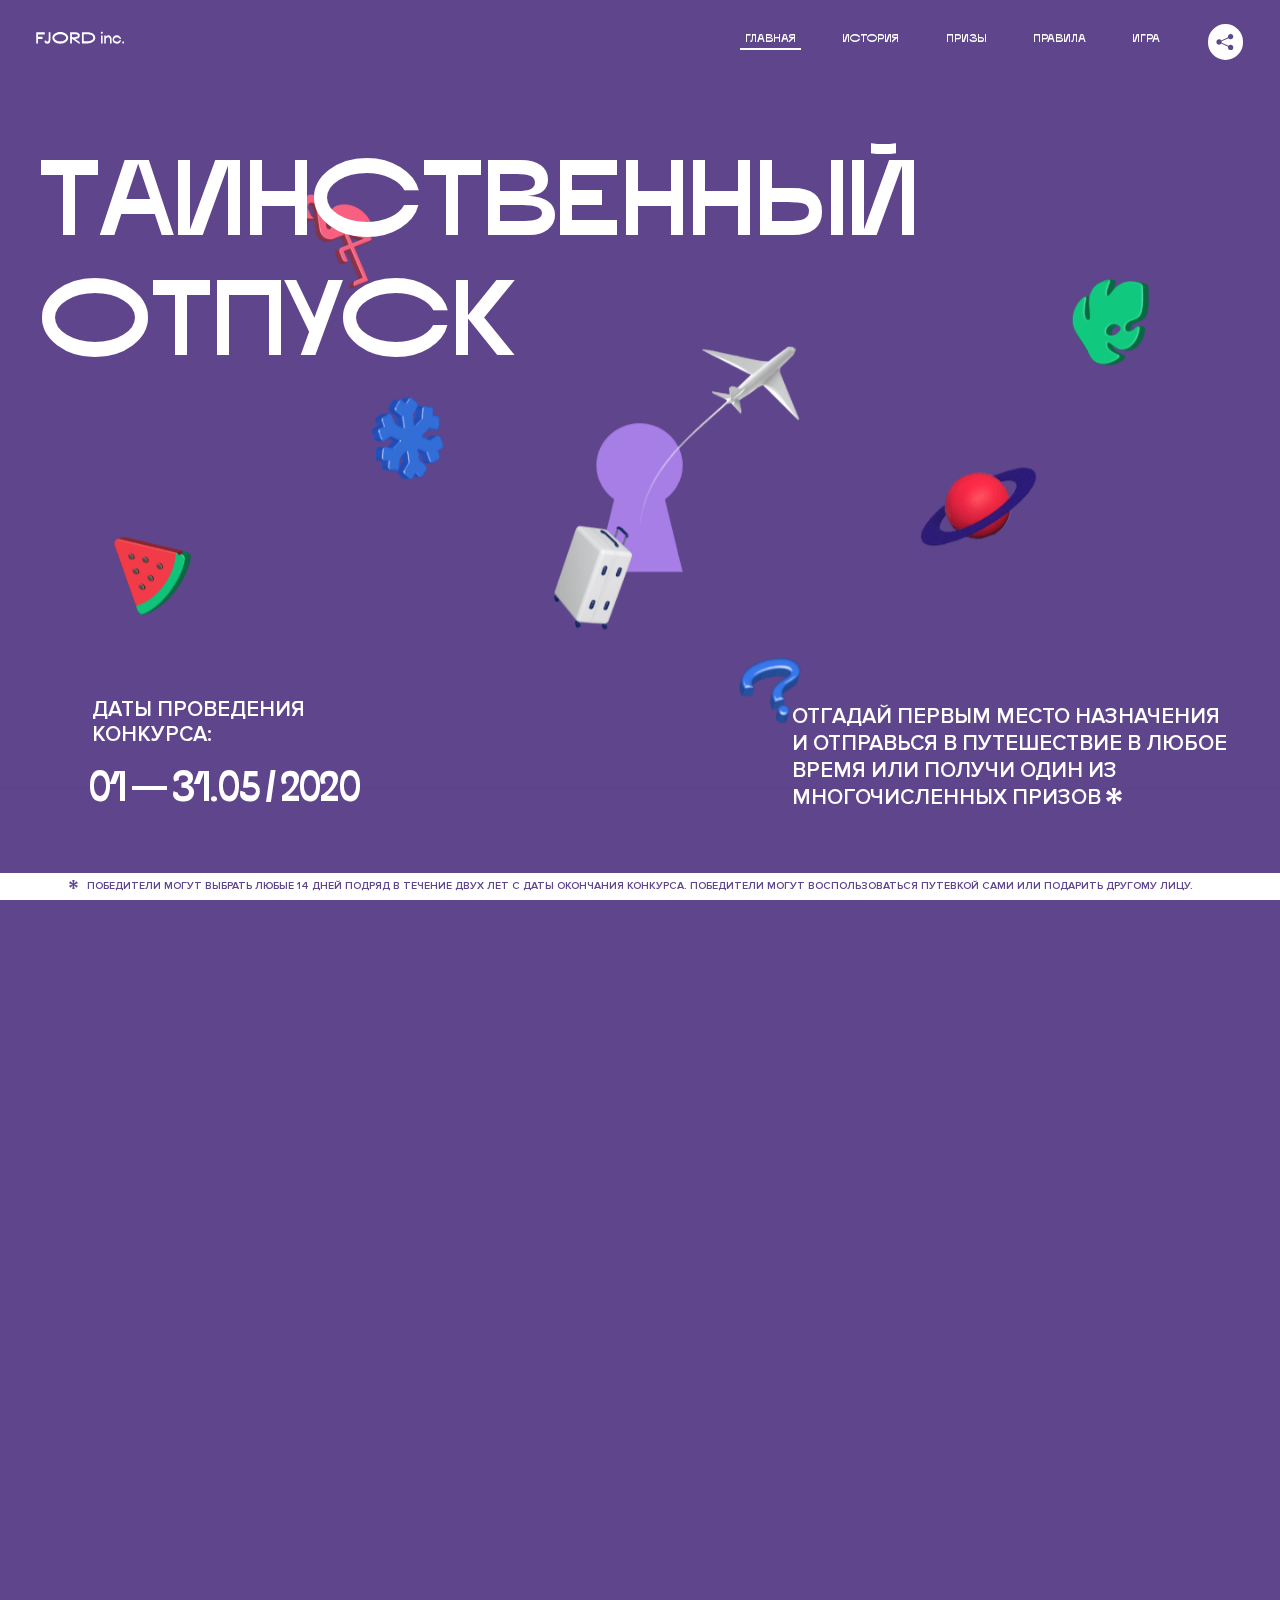
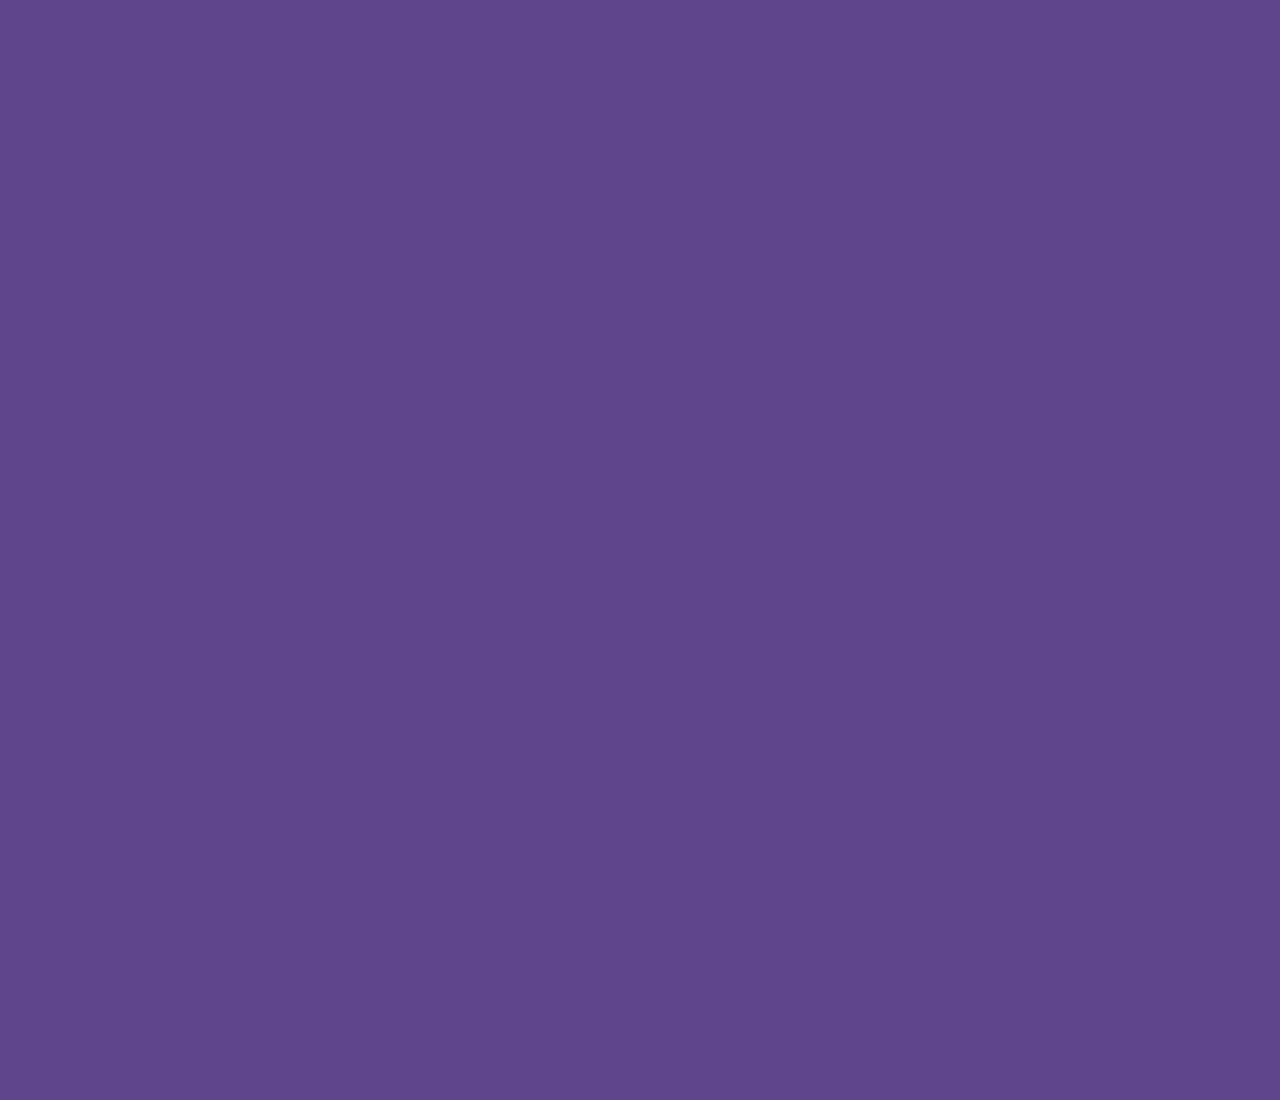
<file: 11/index.html>
<!DOCTYPE html>
<html lang="ru">
<head>
  <meta charset="UTF-8">
  <meta name="description" content="">
  <meta name="viewport" content="width=device-width, initial-scale=1.0">
  <meta http-equiv="X-UA-Compatible" content="ie=edge">
  <title>Mysterious Vacation</title>
  <link rel="stylesheet" href="css/style.min.css">
<link href="css/style.min.css" rel="stylesheet">  <base href="https://htmlacademy-animation.github.io/1314075-magic-vacation-1/11/">
</head>
<body>

  <header class="page-header js-header">
    <div class="page-header__wrapper">
      <a href="#" class="page-header__logo" aria-label="Перейти на страницу FJORD.Inc">
        <svg width="100" height="15" viewBox="0 0 100 15" fill="none" xmlns="http://www.w3.org/2000/svg">
          <path d="M0.26 1.4V14H2.276V8.906H7.334V6.44H2.276V3.848H9.872V1.4H0.26ZM12.733 14.36C15.127 14.36 16.243 12.65 16.243 9.5V1.4H14.263V8.96C14.263 11.21 13.723 11.876 12.733 11.876C11.833 11.876 11.473 11.3 11.347 10.58L9.36702 10.94C9.63702 13.046 10.663 14.36 12.733 14.36ZM18.3918 7.7C18.3918 11.372 22.3878 14.36 27.3198 14.36C32.2518 14.36 36.2478 11.372 36.2478 7.7C36.2478 4.028 32.2518 1.04 27.3198 1.04C22.3878 1.04 18.3918 4.028 18.3918 7.7ZM20.6058 7.7C20.6058 5.378 23.6118 3.524 27.3198 3.524C30.9918 3.524 33.9798 5.378 33.9798 7.7C33.9798 10.004 30.9918 11.858 27.3198 11.858C23.6118 11.858 20.6058 10.004 20.6058 7.7ZM40.403 14V8.906H40.799L49.079 14.702V12.38L44.039 8.906H44.201C47.999 8.906 49.277 7.304 49.277 5.162C49.277 3.092 47.999 1.4 44.201 1.4H38.387V14H40.403ZM43.535 3.722C45.785 3.722 47.045 4.136 47.045 5.432C47.045 6.764 45.785 7.034 43.535 7.034H40.403V3.722H43.535ZM51.6936 1.382V14H57.8676C62.7456 14 66.7236 11.534 66.7236 7.7C66.7236 3.848 62.7456 1.382 57.8676 1.382H51.6936ZM53.7096 11.624V3.722H57.5436C61.5396 3.722 64.4916 5.018 64.4916 7.7C64.4916 10.238 61.5396 11.624 57.5436 11.624H53.7096ZM73.1832 14.018H74.9832V5H73.1832V14.018ZM72.9132 1.976C72.9132 2.57 73.3992 3.092 74.0832 3.092C74.7492 3.092 75.2352 2.57 75.2352 1.976C75.2352 1.382 74.7672 0.805999 74.0832 0.805999C73.3812 0.805999 72.9132 1.382 72.9132 1.976ZM76.7867 14H78.5687V9.104C78.7487 8.006 79.5947 6.962 81.0887 6.962C82.1147 6.962 83.2667 7.448 83.2667 9.554V14H85.0487V9.014C85.0487 6.152 83.2307 4.73 81.3587 4.73C79.9187 4.73 79.0727 5.558 78.5687 6.854V5H76.7867V14ZM90.9898 14.27C93.5098 14.27 95.3818 12.506 95.7238 10.328H94.0498C93.7258 11.3 92.6998 12.02 90.9898 12.02C88.8478 12.02 87.7678 10.922 87.7678 9.59C87.7678 8.24 88.8478 6.962 90.9898 6.962C92.7538 6.962 93.7978 7.844 94.0858 8.924H95.7418C95.4358 6.71 93.6178 4.73 90.9898 4.73C88.0918 4.73 86.1298 7.124 86.1298 9.59C86.1298 12.074 88.1278 14.27 90.9898 14.27ZM97.0693 12.938C97.0693 13.658 97.5553 14.144 98.2753 14.144C98.9953 14.144 99.4813 13.658 99.4813 12.938C99.4813 12.2 98.9953 11.714 98.2753 11.714C97.5553 11.714 97.0693 12.2 97.0693 12.938Z" fill="currentColor"></path>
        </svg>
      </a>
      <button class="page-header__toggler js-menu-toggler" type="button" aria-label="Управление мобильным меню"><span>Меню</span></button>
      <nav class="page-header__nav">
        <div class="page-header__menu js-menu" id="menu">
          <ul>
            <li>
              <a class="js-menu-link active" href="#top" data-href="top">главная</a>
            </li>
            <li>
              <a class="js-menu-link" href="#story" data-href="story">история</a>
            </li>
            <li>
              <a class="js-menu-link" href="#prizes" data-href="prizes">призы</a>
            </li>
            <li>
              <a class="js-menu-link" href="#rules" data-href="rules">правила</a>
            </li>
            <li>
              <a class="js-menu-link" href="#game" data-href="game">игра</a>
            </li>
          </ul>
        </div>
        <div class="page-header__social">
          <div class="social-block js-social-block">
            <button class="social-block__toggler" aria-label="Управлять блоком с социальными кнопками">
              <svg width="26" height="22" viewBox="0 0 27 22" fill="none" xmlns="http://www.w3.org/2000/svg">
                <path d="M19.6721 7.43664C21.6273 7.43664 23.213 5.85095 23.213 3.89566C23.213 1.94037 21.6273 0.354675 19.6721 0.354675C17.7168 0.354675 16.1311 1.94037 16.1311 3.89566C16.1311 4.19968 16.1728 4.49178 16.2458 4.77345L7.21751 8.95527C6.57519 8.05214 5.52303 7.46049 4.33078 7.46049C2.37549 7.46049 0.789795 9.04618 0.789795 11.0015C0.789795 12.9568 2.37549 14.5425 4.33078 14.5425C5.52303 14.5425 6.57668 13.9508 7.21751 13.0477L16.2458 17.2295C16.1743 17.5112 16.1311 17.8033 16.1311 18.1073C16.1311 20.0626 17.7168 21.6483 19.6721 21.6483C21.6273 21.6483 23.213 20.0626 23.213 18.1073C23.213 16.152 21.6273 14.5663 19.6721 14.5663C18.4798 14.5663 17.4262 15.158 16.7853 16.0611L7.75701 11.8793C7.82854 11.5976 7.87176 11.3055 7.87176 11.0015C7.87176 10.6974 7.83003 10.4053 7.75701 10.1237L16.7853 5.94186C17.4262 6.84499 18.4783 7.43664 19.6721 7.43664Z" fill="currentColor"></path>
              </svg>
            </button>
            <ul class="social-block__list">
              <li>
                <a class="social-block__link social-block__link--fb" href="#" aria-label="Мы на Facebook">
                  <svg width="8" height="17" viewBox="0 0 8 17" fill="none" xmlns="http://www.w3.org/2000/svg">
                    <path d="M4.24646 16.9899H1.09275L1.05793 8.49828H0V5.30707H1.05793V3.81124C1.05793 1.42084 2.57654 0 5.21735 0H7.41758V3.18585H5.30841C4.28262 3.18585 4.2478 3.48582 4.2478 4.24914V5.30707H7.42964L7.16716 8.49828H4.2478V16.9899H4.24646Z" fill="currentColor"></path>
                  </svg>
                </a>
              </li>
              <li>
                <a class="social-block__link social-block__link--insta" href="#" aria-label="Мы в Instagram">
                  <svg width="15" height="15" viewBox="0 0 15 15" fill="none" xmlns="http://www.w3.org/2000/svg">
                    <path d="M11.0197 0H4.19806C2.14246 0 0.471191 1.66993 0.471191 3.72285V10.5499C0.471191 12.6082 2.14112 14.2727 4.19806 14.2727H11.0197C13.0753 14.2727 14.7466 12.6082 14.7466 10.5499V3.72285C14.7466 1.67127 13.0753 0 11.0197 0ZM11.0197 12.4849H4.19806C3.13076 12.4849 2.26432 11.6158 2.26432 10.5512V3.72419C2.26432 2.65956 3.13076 1.79715 4.19806 1.79715H11.0197C12.087 1.79715 12.9535 2.6609 12.9535 3.72419V10.5512C12.9535 11.6145 12.087 12.4849 11.0197 12.4849Z" fill="currentColor"></path>
                    <path d="M7.60887 3.11084C5.38989 3.11084 3.58203 4.9187 3.58203 7.14036C3.58203 9.35532 5.38989 11.1645 7.60887 11.1645C9.83053 11.1645 11.6357 9.35666 11.6357 7.14036C11.6357 4.9187 9.83053 3.11084 7.60887 3.11084ZM7.60887 9.36871C6.37551 9.36871 5.37784 8.37372 5.37784 7.14036C5.37784 5.90699 6.37551 4.90665 7.60887 4.90665C8.83822 4.90665 9.84259 5.90833 9.84259 7.14036C9.84392 8.37238 8.83822 9.36871 7.60887 9.36871Z" fill="currentColor"></path>
                    <path d="M11.3573 2.35962C10.8256 2.35962 10.3931 2.79752 10.3931 3.32381C10.3931 3.85546 10.8256 4.29336 11.3573 4.29336C11.8862 4.29336 12.3215 3.85546 12.3215 3.32381C12.3215 2.79752 11.8862 2.35962 11.3573 2.35962Z" fill="currentColor"></path>
                  </svg>
                </a>
              </li>
              <li>
                <a class="social-block__link social-block__link--vk" href="#" aria-label="Мы ВКонтакте">
                  <svg width="17" height="10" viewBox="0 0 17 10" fill="none" xmlns="http://www.w3.org/2000/svg">
                    <path d="M14.1234 4.9002C14.1234 4.9002 16.3623 1.72708 16.5866 0.680242C16.6595 0.312285 16.4947 0.103188 16.1069 0.103188C16.1069 0.103188 14.8193 0.103188 14.168 0.103188C13.7235 0.103188 13.5587 0.293278 13.4235 0.579768C13.4235 0.579768 12.3724 2.82553 11.0969 4.24712C10.6861 4.70333 10.4781 4.84318 10.2511 4.84318C10.0646 4.84318 9.98625 4.6911 9.98625 4.27834V0.649016C9.98625 0.147997 9.92545 0.00135496 9.5066 0.00135496H6.39628C6.15578 0.00135496 6.0085 0.134417 6.0085 0.324506C6.0085 0.801084 6.73406 0.908351 6.73406 2.20231V4.87305C6.73406 5.40529 6.70569 5.61575 6.45303 5.61575C5.78016 5.61575 4.19528 3.30618 3.30623 0.678887C3.12923 0.145282 2.93737 0 2.43475 0H0.486409C0.205373 0 0 0.190085 0 0.476576C0 0.991172 0.60666 3.40801 2.99277 6.64358C4.59927 8.8201 6.70569 10 8.60269 10C9.76196 10 10.0416 9.80312 10.0416 9.31432V7.63883C10.0416 7.22607 10.2065 7.04956 10.4429 7.04956C10.7078 7.04956 11.1847 7.13238 12.2805 8.22268C13.5843 9.47862 13.6762 10 14.3896 10H16.5676C16.7919 10 17 9.89273 17 9.52342C17 9.02919 16.3623 8.15343 15.384 7.10659C14.9801 6.56755 14.3302 5.98914 14.1248 5.72301C13.8275 5.40801 13.9154 5.23014 14.1234 4.9002Z" fill="currentColor"></path>
                  </svg>
                </a>
              </li>
            </ul>
          </div>
        </div>
      </nav>
    </div>
  </header>

  <main class="page-content">

    <section class="animation-screen"></section>

    <section class="screen screen--hidden screen--intro js-scrollspy" id="top">
      <div class="screen__wrapper">
        <div class="intro">
          <h1 class="intro__title" data-split-letters="true" data-delay="0.7">Таинственный отпуск</h1>
          <div class="intro__content">
            <div class="intro__info">
              <p class="intro__label">Даты проведения конкурса:</p>
              <p class="intro__date" data-split-letters="true" data-delay="1.6">01 — 31.05 / 2020</p>
            </div>
            <div class="intro__message">
              <p>
                Отгадай первым место назначения и&nbsp;отправься в&nbsp;путешествие в&nbsp;любое время или получи один из многочисленных призов
                <svg width="16" height="16" viewBox="0 0 10 10" fill="none" xmlns="http://www.w3.org/2000/svg">
                  <path d="M0 6.35337L3.90271 4.99012L0 3.64663L1.34615 1.32374L4.44287 4.01073L3.67364 0H6.34615L5.57692 4.01073L8.65385 1.32374L10 3.64663L6.13405 4.99012L10 6.35337L8.65385 8.65651L5.57692 5.98927L6.34615 10H3.67364L4.44287 5.96952L1.34615 8.65651L0 6.35337Z" fill="currentColor"></path>
                </svg>
              </p>
            </div>
          </div>
        </div>
      </div>
      <div class="screen__footer js-footer">
        <button class="screen__footer-enlarge js-footer-toggler" type="button" aria-label="Показать сообщение">
          <svg width="10" height="10" viewBox="0 0 10 10" fill="none" xmlns="http://www.w3.org/2000/svg">
            <path d="M0 6.35337L3.90271 4.99012L0 3.64663L1.34615 1.32374L4.44287 4.01073L3.67364 0H6.34615L5.57692 4.01073L8.65385 1.32374L10 3.64663L6.13405 4.99012L10 6.35337L8.65385 8.65651L5.57692 5.98927L6.34615 10H3.67364L4.44287 5.96952L1.34615 8.65651L0 6.35337Z" fill="currentColor"></path>
          </svg>
        </button>
        <button class="screen__footer-collapse js-footer-toggler" type="button" aria-label="Скрыть сообщение">
          <svg width="13" height="13" viewBox="0 0 13 13" fill="none" xmlns="http://www.w3.org/2000/svg">
            <line x1="12.3536" y1="0.353553" x2="0.738349" y2="11.9688" stroke="currentColor"></line>
            <line x1="0.738319" y1="0.539925" x2="12.3535" y2="12.1551" stroke="currentColor"></line>
          </svg>
        </button>
        <div class="screen__footer-wrapper">
          <div class="screen__footer-announce">
            <p class="screen__footer-label">Даты проведения конкурса:</p>
            <p class="screen__footer-date">01 — 31.05 / 2020</p>
          </div>
          <div class="screen__footer-note">
            <p>
              <svg width="10" height="10" viewBox="0 0 10 10" fill="none" xmlns="http://www.w3.org/2000/svg">
                <path d="M0 6.35337L3.90271 4.99012L0 3.64663L1.34615 1.32374L4.44287 4.01073L3.67364 0H6.34615L5.57692 4.01073L8.65385 1.32374L10 3.64663L6.13405 4.99012L10 6.35337L8.65385 8.65651L5.57692 5.98927L6.34615 10H3.67364L4.44287 5.96952L1.34615 8.65651L0 6.35337Z" fill="currentColor"></path>
              </svg>
              <span>Победители могут выбрать любые 14 дней подряд в&nbsp;течение двух лет с&nbsp;даты окончания конкурса. Победители могут воспользоваться путевкой сами или подарить другому лицу.</span>
            </p>
          </div>
        </div>
      </div>
    </section>

    <section class="screen screen--hidden screen--story js-scrollspy" id="story">

      <div class="slider swiper-container js-slider">

        <div class="swiper-wrapper">

          <div class="slider__item swiper-slide">
            <h2 class="slider__item-title" data-split-letters="true">История</h2>
            <p class="slider__item-text">Джеймс Таргет был основателем компании &laquo;Fjord Inc.&raquo;. С&nbsp;1965 года &laquo;Fjord Inc.&raquo; прославилась надёжными и&nbsp;удобными чемоданами и&nbsp;аксессуарами для туристов.</p>
          </div>

          <div class="slider__item swiper-slide">
            <p class="slider__item-text">Когда Джеймсу было 7&nbsp;лет, в&nbsp;их&nbsp;доме гостил дядюшка и&nbsp;развлекал детей рассказами о&nbsp;своей поездке в&nbsp;место, показавшееся малышу Таргету невероятным. Тогда Джеймс решил, что однажды посетит его, но&nbsp;не&nbsp;будет рассказывать о&nbsp;мечте, пока не&nbsp;осуществит.</p>
          </div>

          <div class="slider__item swiper-slide">
            <p class="slider__item-text">Джеймс Таргет стал увлеченным путешественником. Он&nbsp;посетил 5&nbsp;континентов, 126&nbsp;стран.</p>
          </div>

          <div class="slider__item swiper-slide">
            <p class="slider__item-text">Он&nbsp;сплавлялся по&nbsp;Амазонке и&nbsp;погружался в&nbsp;пещеры Франции, медитировал в&nbsp;горах Тибета и&nbsp;пожимал руку вождя племени Акугауа.</p>
          </div>

          <div class="slider__item swiper-slide">
            <p class="slider__item-text">Из&nbsp;своих поездок Джеймс Таргет привозил идеи, как сделать свои чемоданы &laquo;Fjord Inc.&raquo; удобными и&nbsp;приспособленными к&nbsp;разным дорожным условиям.</p>
          </div>

          <div class="slider__item swiper-slide">
            <p class="slider__item-text">Всё это время Джеймс не&nbsp;оставлял идею поездки своей мечты. Однако, как только он&nbsp;брался за&nbsp;планирование, возникали препятствия, не&nbsp;позволяющие отправиться туда.</p>
          </div>

          <div class="slider__item swiper-slide">
            <p class="slider__item-text">В&nbsp;возрасте 67&nbsp;лет Джеймс Таргет попал под лавину и&nbsp;погиб. В&nbsp;своём завещании он&nbsp;поручил отправить в&nbsp;заветное путешествие трёх смельчаков, единых с&nbsp;ним духом.</p>
          </div>

          <div class="slider__item swiper-slide">
            <p class="slider__item-text">Тех, кто сможет узнать таинственное место, задавая вопросы специально обученному ИИ&nbsp;&laquo;Соне&raquo;, ждет фантастическое путешествие.</p>
          </div>
        </div>
        <div class="slider__controls">
          <button class="slider__control slider__control--prev js-control-prev" type="button" aria-label="Показать предыдущую историю">
            <svg width="12" height="22" viewBox="0 0 12 22" fill="none" xmlns="http://www.w3.org/2000/svg">
              <path d="M11 1L1 11L11 21" stroke="currentColor" stroke-width="2" stroke-linejoin="round"></path>
            </svg>
          </button>
          <button class="slider__control slider__control--next js-control-next" type="button" aria-label="Показать следующую историю">
            <svg width="12" height="22" viewBox="0 0 12 22" fill="none" xmlns="http://www.w3.org/2000/svg">
              <path d="M1 1L11 11L1 21" stroke="currentColor" stroke-width="2" stroke-linejoin="round"></path>
            </svg>
          </button>
        </div>
        <div class="slider__pagination swiper-pagination"></div>
      </div>
    </section>

    <section class="screen screen--hidden screen--prizes js-scrollspy" id="prizes">
      <div class="screen__wrapper">
        <div class="prizes">
          <h2 class="prizes__title" data-split-letters="true" data-delay="0.7">Призы</h2>
          <div class="prizes__lead">
            <p>Найди ответ и&nbsp;получи один из&nbsp;призов:</p>
          </div>
          <ul class="prizes__list">
            <li class="prizes__item prizes__item--journeys">
              <div class="prizes__icon">
                <picture>
                  <source srcset="img/prize1-mob.svg" media="(orientation: portrait)">
                  <img class="smil" data-src="img/primary-award.svg" alt="">
                </picture>
              </div>
              <p class="prizes__desc">
                <b>3</b>
                <span>загадочных путешествия</span>
              </p>
            </li>
            <li class="prizes__item prizes__item--cases">
              <div class="prizes__icon">
                <picture>
                  <source srcset="img/prize2-mob.svg" media="(orientation: portrait)">
                  <img class="smil" data-src="img/secondary-award.svg" data-delay="4.5" alt="">
                </picture>
              </div>
              <p class="prizes__desc">
                <b>7</b>
                <span>надежных чемоданов</span>
              </p>
            </li>
            <li class="prizes__item prizes__item--codes">
              <div class="prizes__icon">
                <picture>
                  <source srcset="img/prize3-mob.svg" media="(orientation: portrait)">
                  <img class="smil" data-src="img/additional-award.svg" data-delay="9" alt="">
                </picture>
              </div>
              <p class="prizes__desc">
                <b>900</b>
                <span>
                  промокодов на&nbsp;скидку 15%
                  <svg width="10" height="10" viewBox="0 0 10 10" fill="none" xmlns="http://www.w3.org/2000/svg">
                    <path d="M0 6.35337L3.90271 4.99012L0 3.64663L1.34615 1.32374L4.44287 4.01073L3.67364 0H6.34615L5.57692 4.01073L8.65385 1.32374L10 3.64663L6.13405 4.99012L10 6.35337L8.65385 8.65651L5.57692 5.98927L6.34615 10H3.67364L4.44287 5.96952L1.34615 8.65651L0 6.35337Z" fill="currentColor"></path>
                  </svg>
                </span>
              </p>
            </li>
          </ul>
        </div>
      </div>
      <div class="screen__footer js-footer">
        <button class="screen__footer-enlarge js-footer-toggler" type="button" aria-label="Показать сообщение">
          <svg width="10" height="10" viewBox="0 0 10 10" fill="none" xmlns="http://www.w3.org/2000/svg">
            <path d="M0 6.35337L3.90271 4.99012L0 3.64663L1.34615 1.32374L4.44287 4.01073L3.67364 0H6.34615L5.57692 4.01073L8.65385 1.32374L10 3.64663L6.13405 4.99012L10 6.35337L8.65385 8.65651L5.57692 5.98927L6.34615 10H3.67364L4.44287 5.96952L1.34615 8.65651L0 6.35337Z" fill="currentColor"></path>
          </svg>
        </button>
        <button class="screen__footer-collapse js-footer-toggler" type="button" aria-label="Скрыть сообщение">
          <svg width="13" height="13" viewBox="0 0 13 13" fill="none" xmlns="http://www.w3.org/2000/svg">
            <line x1="12.3536" y1="0.353553" x2="0.738349" y2="11.9688" stroke="currentColor"></line>
            <line x1="0.738319" y1="0.539925" x2="12.3535" y2="12.1551" stroke="currentColor"></line>
          </svg>
        </button>
        <div class="screen__footer-wrapper">
          <div class="screen__footer-announce">
            <p class="screen__footer-label">Даты проведения конкурса:</p>
            <p class="screen__footer-date">01 — 31.05 / 2020</p>
          </div>
          <div class="screen__footer-note">
            <p>
              <svg width="10" height="10" viewBox="0 0 10 10" fill="none" xmlns="http://www.w3.org/2000/svg">
                <path d="M0 6.35337L3.90271 4.99012L0 3.64663L1.34615 1.32374L4.44287 4.01073L3.67364 0H6.34615L5.57692 4.01073L8.65385 1.32374L10 3.64663L6.13405 4.99012L10 6.35337L8.65385 8.65651L5.57692 5.98927L6.34615 10H3.67364L4.44287 5.96952L1.34615 8.65651L0 6.35337Z" fill="currentColor"></path>
              </svg>
              <span>Скидка&nbsp;15% на&nbsp;единоразовое приобретение путёвки с&nbsp;1&nbsp;июня 2020 по&nbsp;31&nbsp;мая 2022&nbsp;года. Суммируется с&nbsp;другими акциями</span>
            </p>
          </div>
        </div>
      </div>
    </section>

    <section class="screen screen--hidden screen--rules js-scrollspy" id="rules">
      <div class="screen__wrapper">
        <div class="rules">
          <h2 class="rules__title" data-split-letters="true">Правила</h2>
          <div class="rules__lead">
            <p>Для того чтобы получить наследство Джеймса Таргета, тебе нужно выведать у&nbsp;&laquo;Сони&raquo;, куда предстоит отправиться тебе в&nbsp;случае победы</p>
          </div>
          <ol class="rules__list">
            <li class="rules__item">
              <p>Тебе отводится <br>5&nbsp;минут</p>
            </li>
            <li class="rules__item">
              <p>Задавай любые вопросы в&nbsp;текстовом поле</p>
            </li>
            <li class="rules__item">
              <p>Нажимай кнопку &laquo;Узнать&raquo;, чтобы получить ответ</p>
            </li>
            <li class="rules__item">
              <p>&laquo;Соня&raquo; может отвечать только&nbsp;Да или Нет</p>
            </li>
          </ol>
          <a href="#game" class="rules__link btn">Погнали!</a>
        </div>
      </div>
      <div class="screen__disclaimer">
        <div class="disclaimer">
          <ul>
            <li>
              <a href="#">Правовая информация</a>
            </li>
            <li>
              <a href="#">Подробные правила</a>
            </li>
          </ul>
        </div>
      </div>
    </section>

    <section class="screen screen--hidden screen--game js-scrollspy" id="game">
      <div class="screen__wrapper">
        <div class="game">
          <div class="game__header">
            <h2 class="game__title" data-split-letters="true">Игра</h2>
            <div id="game-counter" class="game__counter">
              <span>05</span>:<span>00</span>
            </div>
          </div>
          <div class="game__body">
            <div class="chat">
              <div class="chat__body js-chat">
                <ul class="chat__list" id="messages"></ul>
              </div>
              <div class="chat__footer">
                <form action="#" method="post" class="form" id="message-form">
                  <label for="message-field" class="visually-hidden">Поле для ввода вопроса</label>
                  <input type="text" class="form__field" id="message-field">
                  <button class="form__button btn">
                    <span>Узнать</span>
                    <svg width="18" height="19" viewBox="0 0 18 19" fill="none" xmlns="http://www.w3.org/2000/svg">
                      <path stroke="currentColor" stroke-width="2" d="M9 19V1"></path>
                      <path d="M1 9l8-8 8 8" stroke="currentColor" stroke-width="2" stroke-linejoin="round"></path>
                    </svg>
                  </button>
                </form>
              </div>
            </div>
          </div>
          <!-- временные кнопки для показа результата -->
          <div class="game__buttons">
            <button class="game__button btn js-show-result" type="button" data-target="result">Положительный результат</button>
            <button class="game__button btn js-show-result" type="button" data-target="result2">Положительный результат - 2</button>
            <button class="game__button btn js-show-result" type="button" data-target="result3">Отрицательный результат</button>
          </div>
        </div>
      </div>
    </section>

    <section class="screen screen--hidden screen--result" id="result">
      <div class="screen__wrapper">
        <div class="result result--trip">
          <div class="result__image">
            <picture>
              <source srcset="img/result1-mob.png 1x, img/result1-mob@2x.png 2x" media="(max-width: 768px) and (orientation: portrait)">
              <img src="img/result1.png" srcset="img/result1@2x.png 2x" alt="">
            </picture>
          </div>
          <h2 class="result__title">
            <span class="visually-hidden">ПОбеда!</span>
            <svg xmlns="http://www.w3.org/2000/svg" xmlns:xlink="http://www.w3.org/1999/xlink" viewBox="0 0 570 110">
              <defs>
                <animateTransform begin="r1ch0.begin" xlink:href="#result1-word" attributeName="transform" type="translate" from="0,0" to="15, 2" dur="0.5s" keySplines="0.33, 1, 0.68, 1" calcMode="spline" fill="freeze" additive="sum"></animateTransform>
                <animateTransform begin="r1ch0.begin" xlink:href="#result1-word" attributeName="transform" type="scale" from="1, 1" to="0.95, 0.95" dur="0.5s" keySplines="0.33, 1, 0.68, 1" calcMode="spline" fill="freeze" additive="sum"></animateTransform>
              </defs>
              <g id="result1-word" fill="none" stroke="#fff">
                <path d="M50.03 6.36L.5 6.5v84h13.4l-.02-61.58m0 0l.02-5.98h45.52m0 0V90.5H72.9v-84l-22.87-.14">
                  <animate id="r1ch0" begin="beginEvent" attributeName="stroke-dashoffset" to="0" dur="1.5s" calcMode="paced" fill="freeze"></animate>
                </path>
                <path d="M182.87 13.27c14.18 8.12 23.31 20.9 23.31 35.23 0 24.48-26.64 44.4-59.52 44.4-18.88 0-37.7-4.57-48.6-14.8m.03.02c-8.08-7.59-10.95-19.2-10.95-29.62 0-24.48 26.64-44.4 59.52-44.4 13.63 0 26.6 3.6 36.64 9.34m-36.64 62.78c24.48 0 44.4-12.36 44.4-27.72s-19.92-27.84-44.4-27.84c-24.76 0-46.76 14.36-46.76 29.84s22 25.72 46.76 25.72z">
                  <animate begin="r1ch0.begin" attributeName="stroke-dashoffset" to="0" dur="1.5s" calcMode="paced" fill="freeze"></animate>
                </path>
                <path d="M279.63 40.93c9.86 4.48 13.59 12.79 13.59 22.93 0 15.6-8.52 26.64-34 26.64h-38.76v-84m0 0h64.8v16.44H233.9v14.4h25.32c8.64 0 15.34 1.29 20.4 3.6m-38.68 12h-7.04v22.08h20.88c15.12 0 23.52-2 23.52-11.52s-8.4-10.56-23.52-10.56h-13.84">
                  <animate begin="r1ch0.begin" attributeName="stroke-dashoffset" to="0" dur="1.5s" calcMode="paced" fill="freeze"></animate>
                </path>
                <path d="M369.29 14.2l.08-7.7H305.3m31.2 67.53l-17.76.03V56.5h33.6V40.1h-33.6V22.94h50.63l-.08-8.74M305.3 6.5v84h64.08V74.06l-32.88-.03">
                  <animate begin="r1ch0.begin" attributeName="stroke-dashoffset" to="0" dur="1.5s" calcMode="paced" fill="freeze"></animate>
                </path>
                <path d="M445.5 6.5v67.56h10v34.68h-14.73V90.5H394.9v18.24m0 0h-14.61V74.06h7.44c4.56-4.68 7.8-18.36 8.76-56l.41-11.56h48.6m-43.25 67.56h29.76V22.94h-22.56v3.12c-.48 22.44-3.24 37.68-7.2 48">
                  <animate begin="r1ch0.begin" attributeName="stroke-dashoffset" to="0" dur="1.5s" calcMode="paced" fill="freeze"></animate>
                </path>
                <path d="M516.77 6.5h-27.12l-28 84h16.32l1.68-4.98m0 0l6.12-18.54h37.8l7.8 23.52h13.48l-28.08-84m-11.87 3.84L491.41 50.5h26.88z">
                  <animate begin="r1ch0.begin" attributeName="stroke-dashoffset" to="0" dur="1.5s" calcMode="paced" fill="freeze"></animate>
                </path>
                <path d="M568.34 68.9L566.9.5h-13.45l-1.43 68.4zm-8.28 6.36c4.8 0 8 3.24 8 8.16a8.04 8.04 0 11-16.08 0c.03-4.92 3.27-8.16 8.07-8.16z">
                  <animate begin="r1ch0.begin" attributeName="stroke-dashoffset" to="0" dur="0.6s" calcMode="paced" fill="freeze"></animate>
                </path>
              </g>
            </svg>
          </h2>
          <div class="result__text">
            <p>ты&nbsp;отправляешься в&nbsp;Арктику!</p>
          </div>
          <div class="result__form">
            <form action="#" method="post" class="form form--result">
              <label for="email-field" class="form__label">зарегистрируй результат</label>
              <input type="email" class="form__field" id="email-field" placeholder="e-mail для регистации результата и получения приза" required="">
              <button class="form__button btn">
                отправить
                <svg width="18" height="19" viewBox="0 0 18 19" fill="none" xmlns="http://www.w3.org/2000/svg">
                  <path stroke="currentColor" stroke-width="2" d="M9 19V1"></path>
                  <path d="M1 9l8-8 8 8" stroke="currentColor" stroke-width="2" stroke-linejoin="round"></path>
                </svg>
              </button>
            </form>
          </div>
        </div>
      </div>
    </section>

    <section class="screen screen--hidden screen--result" id="result2">
      <div class="screen__wrapper">
        <div class="result result--prize">
          <div class="result__image">
            <picture>
              <source srcset="img/result2-mob.png 1x, img/result2-mob@2x.png 2x" media="(max-width: 768px) and (orientation: portrait)">
              <img src="img/result2.png" srcset="img/result2@2x.png 2x" alt="">
            </picture>
          </div>
          <h2 class="result__title">
            <span class="visually-hidden">ПОбеда!</span>
            <svg xmlns="http://www.w3.org/2000/svg" xmlns:xlink="http://www.w3.org/1999/xlink" viewBox="0 0 570 110">
              <defs>
                <animateTransform begin="r2ch0.begin" xlink:href="#result2-word" attributeName="transform" type="translate" from="0,0" to="15, 2" dur="0.5s" keySplines="0.33, 1, 0.68, 1" calcMode="spline" fill="freeze" additive="sum"></animateTransform>
                <animateTransform begin="r2ch0.begin" xlink:href="#result2-word" attributeName="transform" type="scale" from="1, 1" to="0.95, 0.95" dur="0.5s" keySplines="0.33, 1, 0.68, 1" calcMode="spline" fill="freeze" additive="sum"></animateTransform>
              </defs>
              <g id="result2-word" fill="none" stroke="#fff">
                <path d="M50.03 6.36L.5 6.5v84h13.4l-.02-61.58m0 0l.02-5.98h45.52m0 0V90.5H72.9v-84l-22.87-.14">
                  <animate id="r2ch0" begin="beginEvent" attributeName="stroke-dashoffset" to="0" dur="1.5s" calcMode="paced" fill="freeze"></animate>
                </path>
                <path d="M182.87 13.27c14.18 8.12 23.31 20.9 23.31 35.23 0 24.48-26.64 44.4-59.52 44.4-18.88 0-37.7-4.57-48.6-14.8m.03.02c-8.08-7.59-10.95-19.2-10.95-29.62 0-24.48 26.64-44.4 59.52-44.4 13.63 0 26.6 3.6 36.64 9.34m-36.64 62.78c24.48 0 44.4-12.36 44.4-27.72s-19.92-27.84-44.4-27.84c-24.76 0-46.76 14.36-46.76 29.84s22 25.72 46.76 25.72z">
                  <animate begin="r2ch0.begin" attributeName="stroke-dashoffset" to="0" dur="1.5s" calcMode="paced" fill="freeze"></animate>
                </path>
                <path d="M279.63 40.93c9.86 4.48 13.59 12.79 13.59 22.93 0 15.6-8.52 26.64-34 26.64h-38.76v-84m0 0h64.8v16.44H233.9v14.4h25.32c8.64 0 15.34 1.29 20.4 3.6m-38.68 12h-7.04v22.08h20.88c15.12 0 23.52-2 23.52-11.52s-8.4-10.56-23.52-10.56h-13.84">
                  <animate begin="r2ch0.begin" attributeName="stroke-dashoffset" to="0" dur="1.5s" calcMode="paced" fill="freeze"></animate>
                </path>
                <path d="M369.29 14.2l.08-7.7H305.3m31.2 67.53l-17.76.03V56.5h33.6V40.1h-33.6V22.94h50.63l-.08-8.74M305.3 6.5v84h64.08V74.06l-32.88-.03">
                  <animate begin="r2ch0.begin" attributeName="stroke-dashoffset" to="0" dur="1.5s" calcMode="paced" fill="freeze"></animate>
                </path>
                <path d="M445.5 6.5v67.56h10v34.68h-14.73V90.5H394.9v18.24m0 0h-14.61V74.06h7.44c4.56-4.68 7.8-18.36 8.76-56l.41-11.56h48.6m-43.25 67.56h29.76V22.94h-22.56v3.12c-.48 22.44-3.24 37.68-7.2 48">
                  <animate begin="r2ch0.begin" attributeName="stroke-dashoffset" to="0" dur="1.5s" calcMode="paced" fill="freeze"></animate>
                </path>
                <path d="M516.77 6.5h-27.12l-28 84h16.32l1.68-4.98m0 0l6.12-18.54h37.8l7.8 23.52h13.48l-28.08-84m-11.87 3.84L491.41 50.5h26.88z">
                  <animate begin="r2ch0.begin" attributeName="stroke-dashoffset" to="0" dur="1.5s" calcMode="paced" fill="freeze"></animate>
                </path>
                <path d="M568.34 68.9L566.9.5h-13.45l-1.43 68.4zm-8.28 6.36c4.8 0 8 3.24 8 8.16a8.04 8.04 0 11-16.08 0c.03-4.92 3.27-8.16 8.07-8.16z">
                  <animate begin="r2ch0.begin" attributeName="stroke-dashoffset" to="0" dur="0.6s" calcMode="paced" fill="freeze"></animate>
                </path>
              </g>
            </svg>
          </h2>
          <div class="result__text">
            <p>чемодан &laquo;Fjord&nbsp;Inc.&raquo;&nbsp;твой</p>
          </div>
          <div class="result__form">
            <form action="#" method="post" class="form form--result">
              <label for="email-field2" class="form__label">зарегистрируй результат</label>
              <input type="email" class="form__field" id="email-field2" placeholder="e-mail для регистации результата и получения приза" required="">
              <button class="form__button btn">
                отправить
                <svg width="18" height="19" viewBox="0 0 18 19" fill="none" xmlns="http://www.w3.org/2000/svg">
                  <path stroke="currentColor" stroke-width="2" d="M9 19V1"></path>
                  <path d="M1 9l8-8 8 8" stroke="currentColor" stroke-width="2" stroke-linejoin="round"></path>
                </svg>
              </button>
            </form>
          </div>
        </div>
      </div>
    </section>

    <section class="screen screen--hidden screen--result" id="result3">
      <div class="screen__wrapper">
        <div class="result result--negative">
          <div class="result__image">
            <picture>
              <source srcset="img/result3-mob.png 1x, img/result3-mob@2x.png 2x" media="(max-width: 768px) and (orientation: portrait)">
              <img src="img/result3.png" srcset="img/result3@2x.png 2x" alt="">
            </picture>
          </div>
          <h2 class="result__title">
            <span class="visually-hidden">Не угадал!</span>
            <svg id="lose-heading" xmlns="http://www.w3.org/2000/svg" viewBox="0 0 662 180">
              <path fill="none" stroke="currentColor" d="M.5 80.39V6.5h13.44v34.2h37.2V6.5h13.44m0 0v84H51.14V57.14h-37.2V90.5m0 0H.5V80.39">
                <animate id="ch0" begin="beginEvent" attributeName="stroke-dashoffset" to="0" dur="1.5s" calcMode="paced" fill="freeze"></animate>
                <animateTransform begin="ch0.begin + 0.1s" attributeName="transform" type="translate" values="0,0;0,70;0,60;0,70" dur="1s" keyTimes="0; 0.8; 0.85; 1" keySplines="0.5, 0, 0.75, 0;0.25, 1, 0.5, 1;0.11, 0, 0.5, 0" calcMode="spline" fill="freeze" additive="sum"></animateTransform>
              </path>
              <path fill="none" stroke="currentColor" d="M145.46 6.5v16.44H94.84V40.1h33.6v16.4h-33.6v17.56h9.7m0 0h40.94V90.5h-64.1v-84m0 0h64.08">
                <animate id="ch1" begin="ch0.begin + 0.1s" attributeName="stroke-dashoffset" to="0" dur="1.5s" calcMode="paced" fill="freeze"></animate>
                <animateTransform begin="ch1.begin + 0.1s" attributeName="transform" type="translate" values="0,0;0,70;0,60;0,70" dur="1s" keyTimes="0; 0.8; 0.85; 1" keySplines="0.5, 0, 0.75, 0;0.25, 1, 0.5, 1;0.11, 0, 0.5, 0" calcMode="spline" fill="freeze" additive="sum"></animateTransform>
              </path>
              <path fill="none" stroke="currentColor" d="M197.06 6.5l20.52 42.36 15.6-42.36h16.44m0 0l-31 84h-16.4l9.48-25.92L183.62 6.5m0 0h13.44">
                <animate id="ch2" begin="ch1.begin + 0.1s" attributeName="stroke-dashoffset" to="0" dur="1.5s" calcMode="paced" fill="freeze"></animate>
                <animateTransform begin="ch2.begin + 0.1s" attributeName="transform" type="translate" values="0,0;0,70;0,60;0,70" dur="1s" keyTimes="0; 0.8; 0.85; 1" keySplines="0.5, 0, 0.75, 0;0.25, 1, 0.5, 1;0.11, 0, 0.5, 0" calcMode="spline" fill="freeze" additive="sum"></animateTransform>
              </path>
              <path fill="none" stroke="currentColor" d="M258.14 6.5h50.16v16.44h-8.74m0 0h-27.98V90.5h-13.44v-84">
                <animate id="ch3" begin="ch2.begin + 0.1s" attributeName="stroke-dashoffset" to="0" dur="1.5s" calcMode="paced" fill="freeze"></animate>
                <animateTransform begin="ch3.begin + 0.1s" attributeName="transform" type="translate" values="0,0;0,70;0,60;0,70" dur="1s" keyTimes="0; 0.8; 0.85; 1" keySplines="0.5, 0, 0.75, 0;0.25, 1, 0.5, 1;0.11, 0, 0.5, 0" calcMode="spline" fill="freeze" additive="sum"></animateTransform>
              </path>
              <path fill="none" stroke="currentColor" d="M360.06 6.5l28.08 84h-13.48l-7.82-23.52h-37.8l-7.78 23.52h-7.28m0 0h-9.04l28-84h27.12m-25.36 44h26.88l-13.44-40.16L334.7 50.5">
                <animate id="ch4" begin="ch3.begin + 0.1s" attributeName="stroke-dashoffset" to="0" dur="1.5s" calcMode="paced" fill="freeze"></animate>
                <animateTransform begin="ch4.begin + 0.1s" attributeName="transform" type="translate" values="0,0;0,70;0,60;0,70" dur="1s" keyTimes="0; 0.8; 0.85; 1" keySplines="0.5, 0, 0.75, 0;0.25, 1, 0.5, 1;0.11, 0, 0.5, 0" calcMode="spline" fill="freeze" additive="sum"></animateTransform>
              </path>
              <path fill="none" stroke="currentColor" d="M459.38 6.5v67.56h10v34.68H454.7V90.5h-45.86v18.24m0 0h-14.62V74.06h7.44c4.56-4.68 7.8-18.36 8.76-56l.36-11.56h48.6m-43.2 67.56h29.76V22.94h-22.56v3.12c-.48 22.44-3.24 37.68-7.2 48">
                <animate id="ch5" begin="ch4.begin + 0.1s" attributeName="stroke-dashoffset" to="0" dur="1.5s" calcMode="paced" fill="freeze"></animate>
                <animateTransform begin="ch5.begin + 0.1s" attributeName="transform" type="translate" values="0,0;0,70;0,60;0,70" dur="1s" keyTimes="0; 0.8; 0.85; 1" keySplines="0.5, 0, 0.75, 0;0.25, 1, 0.5, 1;0.11, 0, 0.5, 0" calcMode="spline" fill="freeze" additive="sum"></animateTransform>
              </path>
              <path fill="none" stroke="currentColor" d="M530.7 6.5l28.04 84H545.3l-7.8-23.52h-37.8l-7.8 23.52h-6.33m0 0h-9.99l28-84h27.12m-25.36 44h26.88l-13.44-40.2-13.44 40.2">
                <animate id="ch6" begin="ch5.begin + 0.1s" attributeName="stroke-dashoffset" to="0" dur="1.5s" calcMode="paced" fill="freeze"></animate>
                <animateTransform begin="ch6.begin + 0.1s" attributeName="transform" type="translate" values="0,0;0,70;0,60;0,70" dur="1s" keyTimes="0; 0.8; 0.85; 1" keySplines="0.5, 0, 0.75, 0;0.25, 1, 0.5, 1;0.11, 0, 0.5, 0" calcMode="spline" fill="freeze" additive="sum"></animateTransform>
              </path>
              <path fill="none" stroke="currentColor" d="M630.26 90.5h-13.42V22.94h-20.18l-.12 3.12c-.91 31.23-4.07 48.79-9.59 57.99m0 0c-3.92 6.54-9.03 8.85-15.37 8.85m0 0c-2.27-.01-4.52-.3-6.72-.84m0 0l1.68-16.68m0 0c1.59.64 3.29.98 5 1 6.6 0 10.44-6.24 12-58.32l.52-11.56m0 0h46.2v84">
                <animate id="ch7" begin="ch6.begin + 0.1s" attributeName="stroke-dashoffset" to="0" dur="1.5s" calcMode="paced" fill="freeze"></animate>
                <animateTransform begin="ch7.begin + 0.1s" attributeName="transform" type="translate" values="0,0;0,70;0,60;0,70" dur="1s" keyTimes="0; 0.8; 0.85; 1" keySplines="0.5, 0, 0.75, 0;0.25, 1, 0.5, 1;0.11, 0, 0.5, 0" calcMode="spline" fill="freeze" additive="sum"></animateTransform>
              </path>
              <path fill="none" stroke="currentColor" d="M645.38.5h13.46m0 0l1.44 68.4m0 0h-16.34L645.38.5m-1.24 82.92c.04-4.92 3.28-8.16 8.08-8.16 4.8 0 8 3.24 8 8.16a8.04 8.04 0 11-16.08 0">
                <animate id="ch8" begin="ch7.begin + 0.1s" attributeName="stroke-dashoffset" to="0" dur="0.6s" calcMode="paced" fill="freeze"></animate>
                <animateTransform begin="ch8.begin + 0.1s" attributeName="transform" type="translate" values="0,0;0,70;0,60;0,70" dur="1s" keyTimes="0; 0.8; 0.85; 1" keySplines="0.5, 0, 0.75, 0;0.25, 1, 0.5, 1;0.11, 0, 0.5, 0" calcMode="spline" fill="freeze" additive="sum"></animateTransform>
              </path>
            </svg>
          </h2>
          <button class="result__button js-play" type="button">
            не сдавайся!
            <span>
              <svg width="27" height="22" viewBox="0 0 27 22" fill="none" xmlns="http://www.w3.org/2000/svg">
                <path d="M10.6899 1.47998C5.42992 1.47998 1.16992 5.73998 1.16992 11C1.16992 16.26 5.42992 20.52 10.6899 20.52C15.9499 20.52 20.2099 16.26 20.2099 11V7.13998" stroke="currentColor" stroke-width="2" stroke-miterlimit="10"></path>
                <path d="M15.1099 12.5099L20.1499 7.13989L25.3099 12.6299" stroke="currentColor" stroke-width="2" stroke-miterlimit="10" stroke-linejoin="round"></path>
              </svg>
            </span>
          </button>
        </div>
      </div>
    </section>

  </main>

<script src="js/script.js"></script></body>
</html>
</file>
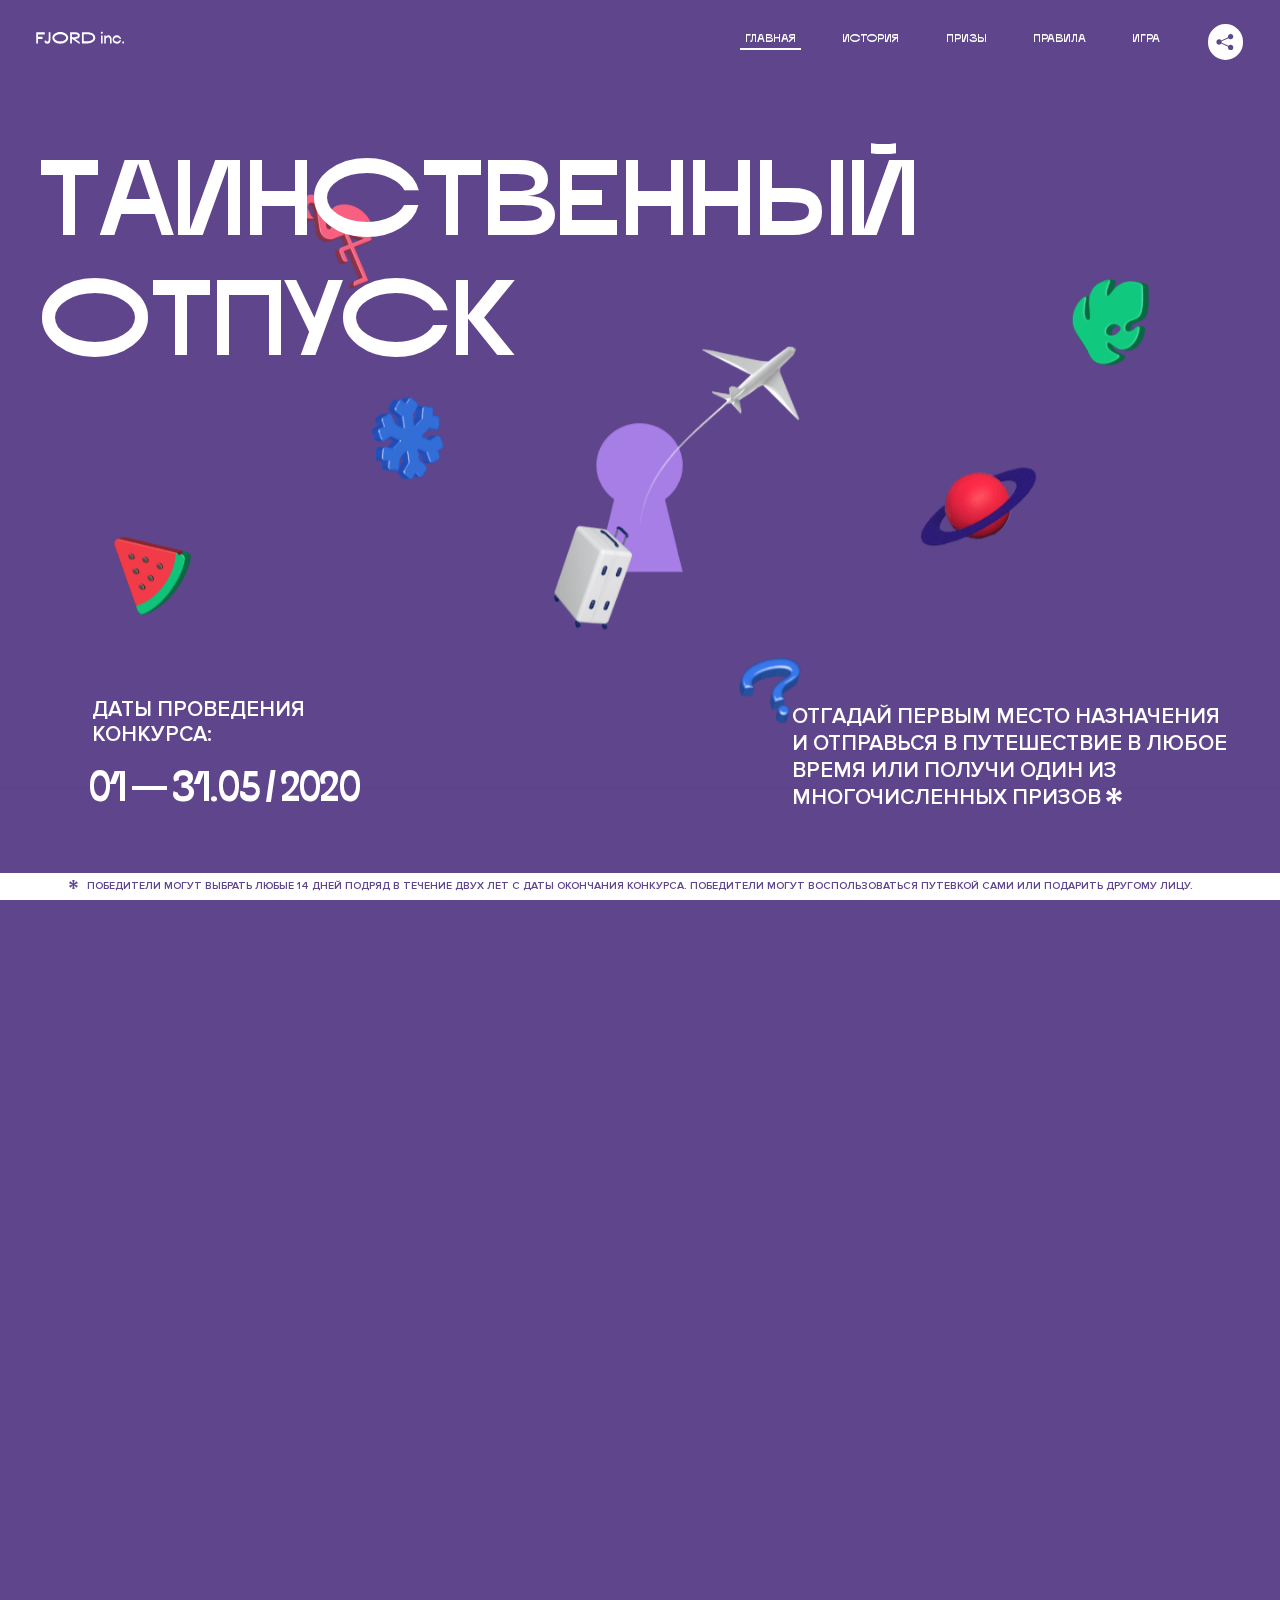
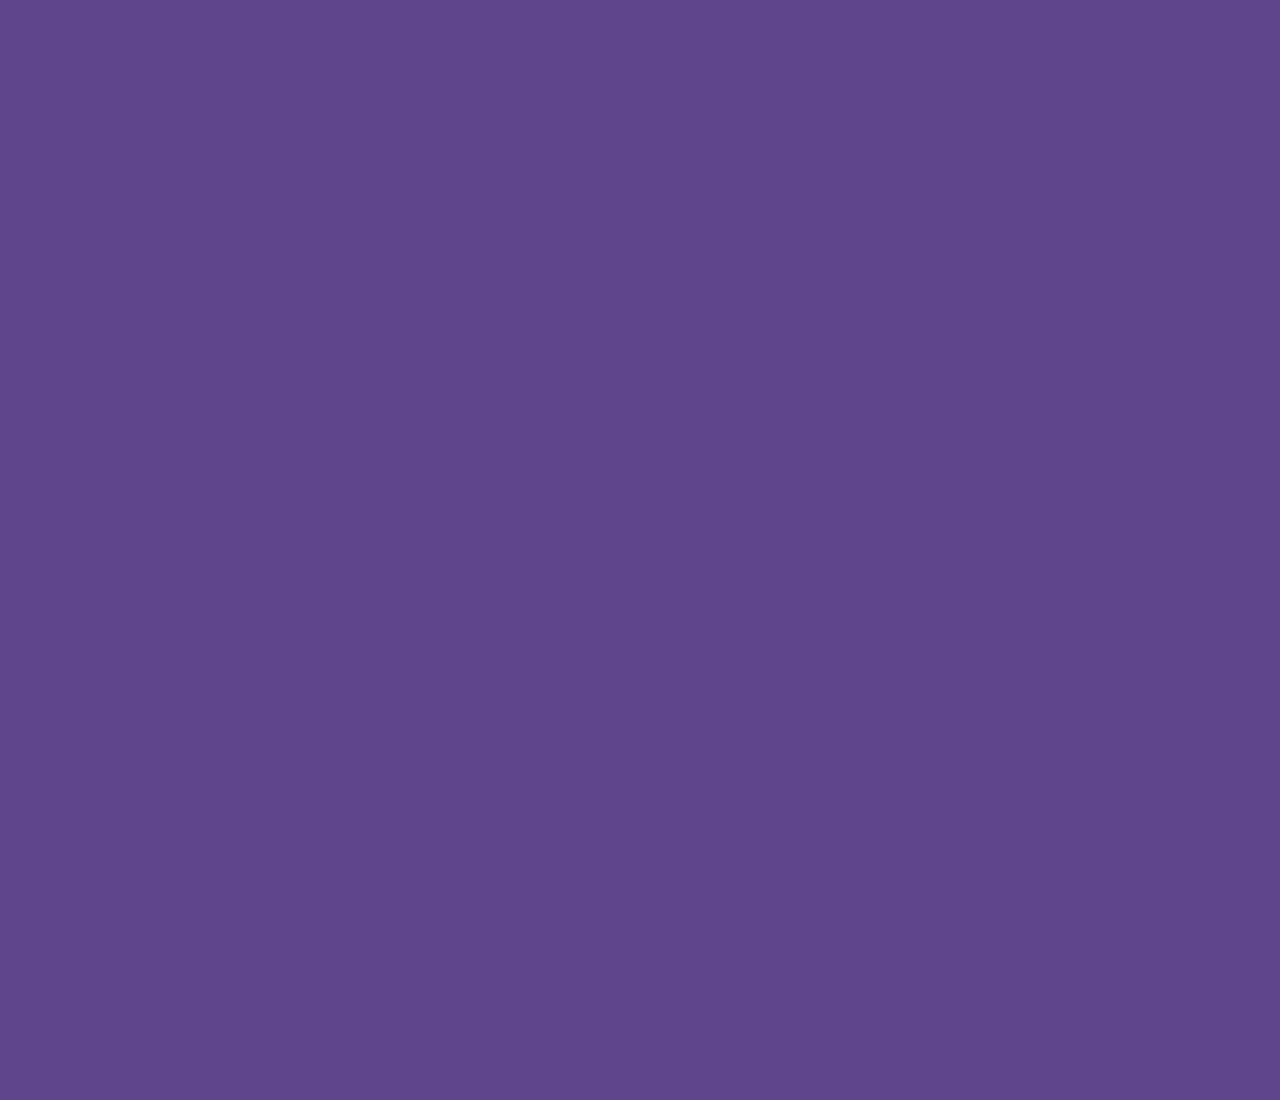
<file: 12/index.html>
<!DOCTYPE html>
<html lang="ru">
<head>
  <meta charset="UTF-8">
  <meta name="description" content="">
  <meta name="viewport" content="width=device-width, initial-scale=1.0">
  <meta http-equiv="X-UA-Compatible" content="ie=edge">
  <title>Mysterious Vacation</title>
  <link rel="stylesheet" href="css/style.min.css">
<link href="css/style.min.css" rel="stylesheet">  <base href="https://htmlacademy-animation.github.io/1314075-magic-vacation-1/12/">
</head>
<body>

  <header class="page-header js-header">
    <div class="page-header__wrapper">
      <a href="#" class="page-header__logo" aria-label="Перейти на страницу FJORD.Inc">
        <svg width="100" height="15" viewBox="0 0 100 15" fill="none" xmlns="http://www.w3.org/2000/svg">
          <path d="M0.26 1.4V14H2.276V8.906H7.334V6.44H2.276V3.848H9.872V1.4H0.26ZM12.733 14.36C15.127 14.36 16.243 12.65 16.243 9.5V1.4H14.263V8.96C14.263 11.21 13.723 11.876 12.733 11.876C11.833 11.876 11.473 11.3 11.347 10.58L9.36702 10.94C9.63702 13.046 10.663 14.36 12.733 14.36ZM18.3918 7.7C18.3918 11.372 22.3878 14.36 27.3198 14.36C32.2518 14.36 36.2478 11.372 36.2478 7.7C36.2478 4.028 32.2518 1.04 27.3198 1.04C22.3878 1.04 18.3918 4.028 18.3918 7.7ZM20.6058 7.7C20.6058 5.378 23.6118 3.524 27.3198 3.524C30.9918 3.524 33.9798 5.378 33.9798 7.7C33.9798 10.004 30.9918 11.858 27.3198 11.858C23.6118 11.858 20.6058 10.004 20.6058 7.7ZM40.403 14V8.906H40.799L49.079 14.702V12.38L44.039 8.906H44.201C47.999 8.906 49.277 7.304 49.277 5.162C49.277 3.092 47.999 1.4 44.201 1.4H38.387V14H40.403ZM43.535 3.722C45.785 3.722 47.045 4.136 47.045 5.432C47.045 6.764 45.785 7.034 43.535 7.034H40.403V3.722H43.535ZM51.6936 1.382V14H57.8676C62.7456 14 66.7236 11.534 66.7236 7.7C66.7236 3.848 62.7456 1.382 57.8676 1.382H51.6936ZM53.7096 11.624V3.722H57.5436C61.5396 3.722 64.4916 5.018 64.4916 7.7C64.4916 10.238 61.5396 11.624 57.5436 11.624H53.7096ZM73.1832 14.018H74.9832V5H73.1832V14.018ZM72.9132 1.976C72.9132 2.57 73.3992 3.092 74.0832 3.092C74.7492 3.092 75.2352 2.57 75.2352 1.976C75.2352 1.382 74.7672 0.805999 74.0832 0.805999C73.3812 0.805999 72.9132 1.382 72.9132 1.976ZM76.7867 14H78.5687V9.104C78.7487 8.006 79.5947 6.962 81.0887 6.962C82.1147 6.962 83.2667 7.448 83.2667 9.554V14H85.0487V9.014C85.0487 6.152 83.2307 4.73 81.3587 4.73C79.9187 4.73 79.0727 5.558 78.5687 6.854V5H76.7867V14ZM90.9898 14.27C93.5098 14.27 95.3818 12.506 95.7238 10.328H94.0498C93.7258 11.3 92.6998 12.02 90.9898 12.02C88.8478 12.02 87.7678 10.922 87.7678 9.59C87.7678 8.24 88.8478 6.962 90.9898 6.962C92.7538 6.962 93.7978 7.844 94.0858 8.924H95.7418C95.4358 6.71 93.6178 4.73 90.9898 4.73C88.0918 4.73 86.1298 7.124 86.1298 9.59C86.1298 12.074 88.1278 14.27 90.9898 14.27ZM97.0693 12.938C97.0693 13.658 97.5553 14.144 98.2753 14.144C98.9953 14.144 99.4813 13.658 99.4813 12.938C99.4813 12.2 98.9953 11.714 98.2753 11.714C97.5553 11.714 97.0693 12.2 97.0693 12.938Z" fill="currentColor"></path>
        </svg>
      </a>
      <button class="page-header__toggler js-menu-toggler" type="button" aria-label="Управление мобильным меню"><span>Меню</span></button>
      <nav class="page-header__nav">
        <div class="page-header__menu js-menu" id="menu">
          <ul>
            <li>
              <a class="js-menu-link active" href="#top" data-href="top">главная</a>
            </li>
            <li>
              <a class="js-menu-link" href="#story" data-href="story">история</a>
            </li>
            <li>
              <a class="js-menu-link" href="#prizes" data-href="prizes">призы</a>
            </li>
            <li>
              <a class="js-menu-link" href="#rules" data-href="rules">правила</a>
            </li>
            <li>
              <a class="js-menu-link" href="#game" data-href="game">игра</a>
            </li>
          </ul>
        </div>
        <div class="page-header__social">
          <div class="social-block js-social-block">
            <button class="social-block__toggler" aria-label="Управлять блоком с социальными кнопками">
              <svg width="26" height="22" viewBox="0 0 27 22" fill="none" xmlns="http://www.w3.org/2000/svg">
                <path d="M19.6721 7.43664C21.6273 7.43664 23.213 5.85095 23.213 3.89566C23.213 1.94037 21.6273 0.354675 19.6721 0.354675C17.7168 0.354675 16.1311 1.94037 16.1311 3.89566C16.1311 4.19968 16.1728 4.49178 16.2458 4.77345L7.21751 8.95527C6.57519 8.05214 5.52303 7.46049 4.33078 7.46049C2.37549 7.46049 0.789795 9.04618 0.789795 11.0015C0.789795 12.9568 2.37549 14.5425 4.33078 14.5425C5.52303 14.5425 6.57668 13.9508 7.21751 13.0477L16.2458 17.2295C16.1743 17.5112 16.1311 17.8033 16.1311 18.1073C16.1311 20.0626 17.7168 21.6483 19.6721 21.6483C21.6273 21.6483 23.213 20.0626 23.213 18.1073C23.213 16.152 21.6273 14.5663 19.6721 14.5663C18.4798 14.5663 17.4262 15.158 16.7853 16.0611L7.75701 11.8793C7.82854 11.5976 7.87176 11.3055 7.87176 11.0015C7.87176 10.6974 7.83003 10.4053 7.75701 10.1237L16.7853 5.94186C17.4262 6.84499 18.4783 7.43664 19.6721 7.43664Z" fill="currentColor"></path>
              </svg>
            </button>
            <ul class="social-block__list">
              <li>
                <a class="social-block__link social-block__link--fb" href="#" aria-label="Мы на Facebook">
                  <svg width="8" height="17" viewBox="0 0 8 17" fill="none" xmlns="http://www.w3.org/2000/svg">
                    <path d="M4.24646 16.9899H1.09275L1.05793 8.49828H0V5.30707H1.05793V3.81124C1.05793 1.42084 2.57654 0 5.21735 0H7.41758V3.18585H5.30841C4.28262 3.18585 4.2478 3.48582 4.2478 4.24914V5.30707H7.42964L7.16716 8.49828H4.2478V16.9899H4.24646Z" fill="currentColor"></path>
                  </svg>
                </a>
              </li>
              <li>
                <a class="social-block__link social-block__link--insta" href="#" aria-label="Мы в Instagram">
                  <svg width="15" height="15" viewBox="0 0 15 15" fill="none" xmlns="http://www.w3.org/2000/svg">
                    <path d="M11.0197 0H4.19806C2.14246 0 0.471191 1.66993 0.471191 3.72285V10.5499C0.471191 12.6082 2.14112 14.2727 4.19806 14.2727H11.0197C13.0753 14.2727 14.7466 12.6082 14.7466 10.5499V3.72285C14.7466 1.67127 13.0753 0 11.0197 0ZM11.0197 12.4849H4.19806C3.13076 12.4849 2.26432 11.6158 2.26432 10.5512V3.72419C2.26432 2.65956 3.13076 1.79715 4.19806 1.79715H11.0197C12.087 1.79715 12.9535 2.6609 12.9535 3.72419V10.5512C12.9535 11.6145 12.087 12.4849 11.0197 12.4849Z" fill="currentColor"></path>
                    <path d="M7.60887 3.11084C5.38989 3.11084 3.58203 4.9187 3.58203 7.14036C3.58203 9.35532 5.38989 11.1645 7.60887 11.1645C9.83053 11.1645 11.6357 9.35666 11.6357 7.14036C11.6357 4.9187 9.83053 3.11084 7.60887 3.11084ZM7.60887 9.36871C6.37551 9.36871 5.37784 8.37372 5.37784 7.14036C5.37784 5.90699 6.37551 4.90665 7.60887 4.90665C8.83822 4.90665 9.84259 5.90833 9.84259 7.14036C9.84392 8.37238 8.83822 9.36871 7.60887 9.36871Z" fill="currentColor"></path>
                    <path d="M11.3573 2.35962C10.8256 2.35962 10.3931 2.79752 10.3931 3.32381C10.3931 3.85546 10.8256 4.29336 11.3573 4.29336C11.8862 4.29336 12.3215 3.85546 12.3215 3.32381C12.3215 2.79752 11.8862 2.35962 11.3573 2.35962Z" fill="currentColor"></path>
                  </svg>
                </a>
              </li>
              <li>
                <a class="social-block__link social-block__link--vk" href="#" aria-label="Мы ВКонтакте">
                  <svg width="17" height="10" viewBox="0 0 17 10" fill="none" xmlns="http://www.w3.org/2000/svg">
                    <path d="M14.1234 4.9002C14.1234 4.9002 16.3623 1.72708 16.5866 0.680242C16.6595 0.312285 16.4947 0.103188 16.1069 0.103188C16.1069 0.103188 14.8193 0.103188 14.168 0.103188C13.7235 0.103188 13.5587 0.293278 13.4235 0.579768C13.4235 0.579768 12.3724 2.82553 11.0969 4.24712C10.6861 4.70333 10.4781 4.84318 10.2511 4.84318C10.0646 4.84318 9.98625 4.6911 9.98625 4.27834V0.649016C9.98625 0.147997 9.92545 0.00135496 9.5066 0.00135496H6.39628C6.15578 0.00135496 6.0085 0.134417 6.0085 0.324506C6.0085 0.801084 6.73406 0.908351 6.73406 2.20231V4.87305C6.73406 5.40529 6.70569 5.61575 6.45303 5.61575C5.78016 5.61575 4.19528 3.30618 3.30623 0.678887C3.12923 0.145282 2.93737 0 2.43475 0H0.486409C0.205373 0 0 0.190085 0 0.476576C0 0.991172 0.60666 3.40801 2.99277 6.64358C4.59927 8.8201 6.70569 10 8.60269 10C9.76196 10 10.0416 9.80312 10.0416 9.31432V7.63883C10.0416 7.22607 10.2065 7.04956 10.4429 7.04956C10.7078 7.04956 11.1847 7.13238 12.2805 8.22268C13.5843 9.47862 13.6762 10 14.3896 10H16.5676C16.7919 10 17 9.89273 17 9.52342C17 9.02919 16.3623 8.15343 15.384 7.10659C14.9801 6.56755 14.3302 5.98914 14.1248 5.72301C13.8275 5.40801 13.9154 5.23014 14.1234 4.9002Z" fill="currentColor"></path>
                  </svg>
                </a>
              </li>
            </ul>
          </div>
        </div>
      </nav>
    </div>
  </header>

  <main class="page-content">

    <section class="animation-screen"></section>

    <section class="screen screen--hidden screen--intro js-scrollspy" id="top">
      <div class="screen__wrapper">
        <div class="intro">
          <h1 class="intro__title" data-split-letters="true" data-delay="0.7">Таинственный отпуск</h1>
          <div class="intro__content">
            <div class="intro__info">
              <p class="intro__label">Даты проведения конкурса:</p>
              <p class="intro__date" data-split-letters="true" data-delay="1.6">01 — 31.05 / 2020</p>
            </div>
            <div class="intro__message">
              <p>
                Отгадай первым место назначения и&nbsp;отправься в&nbsp;путешествие в&nbsp;любое время или получи один из многочисленных призов
                <svg width="16" height="16" viewBox="0 0 10 10" fill="none" xmlns="http://www.w3.org/2000/svg">
                  <path d="M0 6.35337L3.90271 4.99012L0 3.64663L1.34615 1.32374L4.44287 4.01073L3.67364 0H6.34615L5.57692 4.01073L8.65385 1.32374L10 3.64663L6.13405 4.99012L10 6.35337L8.65385 8.65651L5.57692 5.98927L6.34615 10H3.67364L4.44287 5.96952L1.34615 8.65651L0 6.35337Z" fill="currentColor"></path>
                </svg>
              </p>
            </div>
          </div>
        </div>
      </div>
      <div class="screen__footer js-footer">
        <button class="screen__footer-enlarge js-footer-toggler" type="button" aria-label="Показать сообщение">
          <svg width="10" height="10" viewBox="0 0 10 10" fill="none" xmlns="http://www.w3.org/2000/svg">
            <path d="M0 6.35337L3.90271 4.99012L0 3.64663L1.34615 1.32374L4.44287 4.01073L3.67364 0H6.34615L5.57692 4.01073L8.65385 1.32374L10 3.64663L6.13405 4.99012L10 6.35337L8.65385 8.65651L5.57692 5.98927L6.34615 10H3.67364L4.44287 5.96952L1.34615 8.65651L0 6.35337Z" fill="currentColor"></path>
          </svg>
        </button>
        <button class="screen__footer-collapse js-footer-toggler" type="button" aria-label="Скрыть сообщение">
          <svg width="13" height="13" viewBox="0 0 13 13" fill="none" xmlns="http://www.w3.org/2000/svg">
            <line x1="12.3536" y1="0.353553" x2="0.738349" y2="11.9688" stroke="currentColor"></line>
            <line x1="0.738319" y1="0.539925" x2="12.3535" y2="12.1551" stroke="currentColor"></line>
          </svg>
        </button>
        <div class="screen__footer-wrapper">
          <div class="screen__footer-announce">
            <p class="screen__footer-label">Даты проведения конкурса:</p>
            <p class="screen__footer-date">01 — 31.05 / 2020</p>
          </div>
          <div class="screen__footer-note">
            <p>
              <svg width="10" height="10" viewBox="0 0 10 10" fill="none" xmlns="http://www.w3.org/2000/svg">
                <path d="M0 6.35337L3.90271 4.99012L0 3.64663L1.34615 1.32374L4.44287 4.01073L3.67364 0H6.34615L5.57692 4.01073L8.65385 1.32374L10 3.64663L6.13405 4.99012L10 6.35337L8.65385 8.65651L5.57692 5.98927L6.34615 10H3.67364L4.44287 5.96952L1.34615 8.65651L0 6.35337Z" fill="currentColor"></path>
              </svg>
              <span>Победители могут выбрать любые 14 дней подряд в&nbsp;течение двух лет с&nbsp;даты окончания конкурса. Победители могут воспользоваться путевкой сами или подарить другому лицу.</span>
            </p>
          </div>
        </div>
      </div>
    </section>

    <section class="screen screen--hidden screen--story js-scrollspy" id="story">

      <div class="slider swiper-container js-slider">

        <div class="swiper-wrapper">

          <div class="slider__item swiper-slide">
            <h2 class="slider__item-title" data-split-letters="true">История</h2>
            <p class="slider__item-text">Джеймс Таргет был основателем компании &laquo;Fjord Inc.&raquo;. С&nbsp;1965 года &laquo;Fjord Inc.&raquo; прославилась надёжными и&nbsp;удобными чемоданами и&nbsp;аксессуарами для туристов.</p>
          </div>

          <div class="slider__item swiper-slide">
            <p class="slider__item-text">Когда Джеймсу было 7&nbsp;лет, в&nbsp;их&nbsp;доме гостил дядюшка и&nbsp;развлекал детей рассказами о&nbsp;своей поездке в&nbsp;место, показавшееся малышу Таргету невероятным. Тогда Джеймс решил, что однажды посетит его, но&nbsp;не&nbsp;будет рассказывать о&nbsp;мечте, пока не&nbsp;осуществит.</p>
          </div>

          <div class="slider__item swiper-slide">
            <p class="slider__item-text">Джеймс Таргет стал увлеченным путешественником. Он&nbsp;посетил 5&nbsp;континентов, 126&nbsp;стран.</p>
          </div>

          <div class="slider__item swiper-slide">
            <p class="slider__item-text">Он&nbsp;сплавлялся по&nbsp;Амазонке и&nbsp;погружался в&nbsp;пещеры Франции, медитировал в&nbsp;горах Тибета и&nbsp;пожимал руку вождя племени Акугауа.</p>
          </div>

          <div class="slider__item swiper-slide">
            <p class="slider__item-text">Из&nbsp;своих поездок Джеймс Таргет привозил идеи, как сделать свои чемоданы &laquo;Fjord Inc.&raquo; удобными и&nbsp;приспособленными к&nbsp;разным дорожным условиям.</p>
          </div>

          <div class="slider__item swiper-slide">
            <p class="slider__item-text">Всё это время Джеймс не&nbsp;оставлял идею поездки своей мечты. Однако, как только он&nbsp;брался за&nbsp;планирование, возникали препятствия, не&nbsp;позволяющие отправиться туда.</p>
          </div>

          <div class="slider__item swiper-slide">
            <p class="slider__item-text">В&nbsp;возрасте 67&nbsp;лет Джеймс Таргет попал под лавину и&nbsp;погиб. В&nbsp;своём завещании он&nbsp;поручил отправить в&nbsp;заветное путешествие трёх смельчаков, единых с&nbsp;ним духом.</p>
          </div>

          <div class="slider__item swiper-slide">
            <p class="slider__item-text">Тех, кто сможет узнать таинственное место, задавая вопросы специально обученному ИИ&nbsp;&laquo;Соне&raquo;, ждет фантастическое путешествие.</p>
          </div>
        </div>
        <div class="slider__controls">
          <button class="slider__control slider__control--prev js-control-prev" type="button" aria-label="Показать предыдущую историю">
            <svg width="12" height="22" viewBox="0 0 12 22" fill="none" xmlns="http://www.w3.org/2000/svg">
              <path d="M11 1L1 11L11 21" stroke="currentColor" stroke-width="2" stroke-linejoin="round"></path>
            </svg>
          </button>
          <button class="slider__control slider__control--next js-control-next" type="button" aria-label="Показать следующую историю">
            <svg width="12" height="22" viewBox="0 0 12 22" fill="none" xmlns="http://www.w3.org/2000/svg">
              <path d="M1 1L11 11L1 21" stroke="currentColor" stroke-width="2" stroke-linejoin="round"></path>
            </svg>
          </button>
        </div>
        <div class="slider__pagination swiper-pagination"></div>
      </div>
    </section>

    <section class="screen screen--hidden screen--prizes js-scrollspy" id="prizes">
      <div class="screen__wrapper">
        <div class="prizes">
          <h2 class="prizes__title" data-split-letters="true" data-delay="0.7">Призы</h2>
          <div class="prizes__lead">
            <p>Найди ответ и&nbsp;получи один из&nbsp;призов:</p>
          </div>
          <ul class="prizes__list">
            <li class="prizes__item prizes__item--journeys">
              <div class="prizes__icon">
                <picture>
                  <source srcset="img/prize1-mob.svg" media="(orientation: portrait)">
                  <img class="smil" data-src="img/primary-award.svg" alt="">
                </picture>
              </div>
              <p class="prizes__desc">
                <b>3</b>
                <span>загадочных путешествия</span>
              </p>
            </li>
            <li class="prizes__item prizes__item--cases">
              <div class="prizes__icon">
                <picture>
                  <source srcset="img/prize2-mob.svg" media="(orientation: portrait)">
                  <img class="smil" data-src="img/secondary-award.svg" data-delay="4.5" alt="">
                </picture>
              </div>
              <p class="prizes__desc">
                <b id="prize2-count" data-delay="7">7</b>
                <span>надежных чемоданов</span>
              </p>
            </li>
            <li class="prizes__item prizes__item--codes">
              <div class="prizes__icon">
                <picture>
                  <source srcset="img/prize3-mob.svg" media="(orientation: portrait)">
                  <img class="smil" data-src="img/additional-award.svg" data-delay="9" alt="">
                </picture>
              </div>
              <p class="prizes__desc">
                <b id="prize3-count" data-delay="9.2">900</b>
                <span>
                  промокодов на&nbsp;скидку 15%
                  <svg width="10" height="10" viewBox="0 0 10 10" fill="none" xmlns="http://www.w3.org/2000/svg">
                    <path d="M0 6.35337L3.90271 4.99012L0 3.64663L1.34615 1.32374L4.44287 4.01073L3.67364 0H6.34615L5.57692 4.01073L8.65385 1.32374L10 3.64663L6.13405 4.99012L10 6.35337L8.65385 8.65651L5.57692 5.98927L6.34615 10H3.67364L4.44287 5.96952L1.34615 8.65651L0 6.35337Z" fill="currentColor"></path>
                  </svg>
                </span>
              </p>
            </li>
          </ul>
        </div>
      </div>
      <div class="screen__footer js-footer">
        <button class="screen__footer-enlarge js-footer-toggler" type="button" aria-label="Показать сообщение">
          <svg width="10" height="10" viewBox="0 0 10 10" fill="none" xmlns="http://www.w3.org/2000/svg">
            <path d="M0 6.35337L3.90271 4.99012L0 3.64663L1.34615 1.32374L4.44287 4.01073L3.67364 0H6.34615L5.57692 4.01073L8.65385 1.32374L10 3.64663L6.13405 4.99012L10 6.35337L8.65385 8.65651L5.57692 5.98927L6.34615 10H3.67364L4.44287 5.96952L1.34615 8.65651L0 6.35337Z" fill="currentColor"></path>
          </svg>
        </button>
        <button class="screen__footer-collapse js-footer-toggler" type="button" aria-label="Скрыть сообщение">
          <svg width="13" height="13" viewBox="0 0 13 13" fill="none" xmlns="http://www.w3.org/2000/svg">
            <line x1="12.3536" y1="0.353553" x2="0.738349" y2="11.9688" stroke="currentColor"></line>
            <line x1="0.738319" y1="0.539925" x2="12.3535" y2="12.1551" stroke="currentColor"></line>
          </svg>
        </button>
        <div class="screen__footer-wrapper">
          <div class="screen__footer-announce">
            <p class="screen__footer-label">Даты проведения конкурса:</p>
            <p class="screen__footer-date">01 — 31.05 / 2020</p>
          </div>
          <div class="screen__footer-note">
            <p>
              <svg width="10" height="10" viewBox="0 0 10 10" fill="none" xmlns="http://www.w3.org/2000/svg">
                <path d="M0 6.35337L3.90271 4.99012L0 3.64663L1.34615 1.32374L4.44287 4.01073L3.67364 0H6.34615L5.57692 4.01073L8.65385 1.32374L10 3.64663L6.13405 4.99012L10 6.35337L8.65385 8.65651L5.57692 5.98927L6.34615 10H3.67364L4.44287 5.96952L1.34615 8.65651L0 6.35337Z" fill="currentColor"></path>
              </svg>
              <span>Скидка&nbsp;15% на&nbsp;единоразовое приобретение путёвки с&nbsp;1&nbsp;июня 2020 по&nbsp;31&nbsp;мая 2022&nbsp;года. Суммируется с&nbsp;другими акциями</span>
            </p>
          </div>
        </div>
      </div>
    </section>

    <section class="screen screen--hidden screen--rules js-scrollspy" id="rules">
      <div class="screen__wrapper">
        <div class="rules">
          <h2 class="rules__title" data-split-letters="true">Правила</h2>
          <div class="rules__lead">
            <p>Для того чтобы получить наследство Джеймса Таргета, тебе нужно выведать у&nbsp;&laquo;Сони&raquo;, куда предстоит отправиться тебе в&nbsp;случае победы</p>
          </div>
          <ol class="rules__list">
            <li class="rules__item">
              <p>Тебе отводится <br>5&nbsp;минут</p>
            </li>
            <li class="rules__item">
              <p>Задавай любые вопросы в&nbsp;текстовом поле</p>
            </li>
            <li class="rules__item">
              <p>Нажимай кнопку &laquo;Узнать&raquo;, чтобы получить ответ</p>
            </li>
            <li class="rules__item">
              <p>&laquo;Соня&raquo; может отвечать только&nbsp;Да или Нет</p>
            </li>
          </ol>
          <a href="#game" class="rules__link btn">Погнали!</a>
        </div>
      </div>
      <div class="screen__disclaimer">
        <div class="disclaimer">
          <ul>
            <li>
              <a href="#">Правовая информация</a>
            </li>
            <li>
              <a href="#">Подробные правила</a>
            </li>
          </ul>
        </div>
      </div>
    </section>

    <section class="screen screen--hidden screen--game js-scrollspy" id="game">
      <div class="screen__wrapper">
        <div class="game">
          <div class="game__header">
            <h2 class="game__title" data-split-letters="true">Игра</h2>
            <div id="game-counter" class="game__counter">
              <span>05</span>:<span>00</span>
            </div>
          </div>
          <div class="game__body">
            <div class="chat">
              <div class="chat__body js-chat">
                <ul class="chat__list" id="messages"></ul>
              </div>
              <div class="chat__footer">
                <form action="#" method="post" class="form" id="message-form">
                  <label for="message-field" class="visually-hidden">Поле для ввода вопроса</label>
                  <input type="text" class="form__field" id="message-field">
                  <button class="form__button btn">
                    <span>Узнать</span>
                    <svg width="18" height="19" viewBox="0 0 18 19" fill="none" xmlns="http://www.w3.org/2000/svg">
                      <path stroke="currentColor" stroke-width="2" d="M9 19V1"></path>
                      <path d="M1 9l8-8 8 8" stroke="currentColor" stroke-width="2" stroke-linejoin="round"></path>
                    </svg>
                  </button>
                </form>
              </div>
            </div>
          </div>
          <!-- временные кнопки для показа результата -->
          <div class="game__buttons">
            <button class="game__button btn js-show-result" type="button" data-target="result">Положительный результат</button>
            <button class="game__button btn js-show-result" type="button" data-target="result2">Положительный результат - 2</button>
            <button class="game__button btn js-show-result" type="button" data-target="result3">Отрицательный результат</button>
          </div>
        </div>
      </div>
    </section>

    <section class="screen screen--hidden screen--result" id="result">
      <div class="screen__wrapper">
        <div class="result result--trip">
          <div class="result__image">
            <picture>
              <source srcset="img/result1-mob.png 1x, img/result1-mob@2x.png 2x" media="(max-width: 768px) and (orientation: portrait)">
              <img src="img/result1.png" srcset="img/result1@2x.png 2x" alt="">
            </picture>
          </div>
          <h2 class="result__title">
            <span class="visually-hidden">ПОбеда!</span>
            <svg xmlns="http://www.w3.org/2000/svg" xmlns:xlink="http://www.w3.org/1999/xlink" viewBox="0 0 570 110">
              <defs>
                <animateTransform begin="r1ch0.begin" xlink:href="#result1-word" attributeName="transform" type="translate" from="0,0" to="15, 2" dur="0.5s" keySplines="0.33, 1, 0.68, 1" calcMode="spline" fill="freeze" additive="sum"></animateTransform>
                <animateTransform begin="r1ch0.begin" xlink:href="#result1-word" attributeName="transform" type="scale" from="1, 1" to="0.95, 0.95" dur="0.5s" keySplines="0.33, 1, 0.68, 1" calcMode="spline" fill="freeze" additive="sum"></animateTransform>
              </defs>
              <g id="result1-word" fill="none" stroke="#fff">
                <path d="M50.03 6.36L.5 6.5v84h13.4l-.02-61.58m0 0l.02-5.98h45.52m0 0V90.5H72.9v-84l-22.87-.14">
                  <animate id="r1ch0" begin="beginEvent" attributeName="stroke-dashoffset" to="0" dur="1.5s" calcMode="paced" fill="freeze"></animate>
                </path>
                <path d="M182.87 13.27c14.18 8.12 23.31 20.9 23.31 35.23 0 24.48-26.64 44.4-59.52 44.4-18.88 0-37.7-4.57-48.6-14.8m.03.02c-8.08-7.59-10.95-19.2-10.95-29.62 0-24.48 26.64-44.4 59.52-44.4 13.63 0 26.6 3.6 36.64 9.34m-36.64 62.78c24.48 0 44.4-12.36 44.4-27.72s-19.92-27.84-44.4-27.84c-24.76 0-46.76 14.36-46.76 29.84s22 25.72 46.76 25.72z">
                  <animate begin="r1ch0.begin" attributeName="stroke-dashoffset" to="0" dur="1.5s" calcMode="paced" fill="freeze"></animate>
                </path>
                <path d="M279.63 40.93c9.86 4.48 13.59 12.79 13.59 22.93 0 15.6-8.52 26.64-34 26.64h-38.76v-84m0 0h64.8v16.44H233.9v14.4h25.32c8.64 0 15.34 1.29 20.4 3.6m-38.68 12h-7.04v22.08h20.88c15.12 0 23.52-2 23.52-11.52s-8.4-10.56-23.52-10.56h-13.84">
                  <animate begin="r1ch0.begin" attributeName="stroke-dashoffset" to="0" dur="1.5s" calcMode="paced" fill="freeze"></animate>
                </path>
                <path d="M369.29 14.2l.08-7.7H305.3m31.2 67.53l-17.76.03V56.5h33.6V40.1h-33.6V22.94h50.63l-.08-8.74M305.3 6.5v84h64.08V74.06l-32.88-.03">
                  <animate begin="r1ch0.begin" attributeName="stroke-dashoffset" to="0" dur="1.5s" calcMode="paced" fill="freeze"></animate>
                </path>
                <path d="M445.5 6.5v67.56h10v34.68h-14.73V90.5H394.9v18.24m0 0h-14.61V74.06h7.44c4.56-4.68 7.8-18.36 8.76-56l.41-11.56h48.6m-43.25 67.56h29.76V22.94h-22.56v3.12c-.48 22.44-3.24 37.68-7.2 48">
                  <animate begin="r1ch0.begin" attributeName="stroke-dashoffset" to="0" dur="1.5s" calcMode="paced" fill="freeze"></animate>
                </path>
                <path d="M516.77 6.5h-27.12l-28 84h16.32l1.68-4.98m0 0l6.12-18.54h37.8l7.8 23.52h13.48l-28.08-84m-11.87 3.84L491.41 50.5h26.88z">
                  <animate begin="r1ch0.begin" attributeName="stroke-dashoffset" to="0" dur="1.5s" calcMode="paced" fill="freeze"></animate>
                </path>
                <path d="M568.34 68.9L566.9.5h-13.45l-1.43 68.4zm-8.28 6.36c4.8 0 8 3.24 8 8.16a8.04 8.04 0 11-16.08 0c.03-4.92 3.27-8.16 8.07-8.16z">
                  <animate begin="r1ch0.begin" attributeName="stroke-dashoffset" to="0" dur="0.6s" calcMode="paced" fill="freeze"></animate>
                </path>
              </g>
            </svg>
          </h2>
          <div class="result__text">
            <p>ты&nbsp;отправляешься в&nbsp;Арктику!</p>
          </div>
          <div class="result__form">
            <form action="#" method="post" class="form form--result">
              <label for="email-field" class="form__label">зарегистрируй результат</label>
              <input type="email" class="form__field" id="email-field" placeholder="e-mail для регистации результата и получения приза" required="">
              <button class="form__button btn">
                отправить
                <svg width="18" height="19" viewBox="0 0 18 19" fill="none" xmlns="http://www.w3.org/2000/svg">
                  <path stroke="currentColor" stroke-width="2" d="M9 19V1"></path>
                  <path d="M1 9l8-8 8 8" stroke="currentColor" stroke-width="2" stroke-linejoin="round"></path>
                </svg>
              </button>
            </form>
          </div>
        </div>
      </div>
    </section>

    <section class="screen screen--hidden screen--result" id="result2">
      <div class="screen__wrapper">
        <div class="result result--prize">
          <div class="result__image">
            <picture>
              <source srcset="img/result2-mob.png 1x, img/result2-mob@2x.png 2x" media="(max-width: 768px) and (orientation: portrait)">
              <img src="img/result2.png" srcset="img/result2@2x.png 2x" alt="">
            </picture>
          </div>
          <h2 class="result__title">
            <span class="visually-hidden">ПОбеда!</span>
            <svg xmlns="http://www.w3.org/2000/svg" xmlns:xlink="http://www.w3.org/1999/xlink" viewBox="0 0 570 110">
              <defs>
                <animateTransform begin="r2ch0.begin" xlink:href="#result2-word" attributeName="transform" type="translate" from="0,0" to="15, 2" dur="0.5s" keySplines="0.33, 1, 0.68, 1" calcMode="spline" fill="freeze" additive="sum"></animateTransform>
                <animateTransform begin="r2ch0.begin" xlink:href="#result2-word" attributeName="transform" type="scale" from="1, 1" to="0.95, 0.95" dur="0.5s" keySplines="0.33, 1, 0.68, 1" calcMode="spline" fill="freeze" additive="sum"></animateTransform>
              </defs>
              <g id="result2-word" fill="none" stroke="#fff">
                <path d="M50.03 6.36L.5 6.5v84h13.4l-.02-61.58m0 0l.02-5.98h45.52m0 0V90.5H72.9v-84l-22.87-.14">
                  <animate id="r2ch0" begin="beginEvent" attributeName="stroke-dashoffset" to="0" dur="1.5s" calcMode="paced" fill="freeze"></animate>
                </path>
                <path d="M182.87 13.27c14.18 8.12 23.31 20.9 23.31 35.23 0 24.48-26.64 44.4-59.52 44.4-18.88 0-37.7-4.57-48.6-14.8m.03.02c-8.08-7.59-10.95-19.2-10.95-29.62 0-24.48 26.64-44.4 59.52-44.4 13.63 0 26.6 3.6 36.64 9.34m-36.64 62.78c24.48 0 44.4-12.36 44.4-27.72s-19.92-27.84-44.4-27.84c-24.76 0-46.76 14.36-46.76 29.84s22 25.72 46.76 25.72z">
                  <animate begin="r2ch0.begin" attributeName="stroke-dashoffset" to="0" dur="1.5s" calcMode="paced" fill="freeze"></animate>
                </path>
                <path d="M279.63 40.93c9.86 4.48 13.59 12.79 13.59 22.93 0 15.6-8.52 26.64-34 26.64h-38.76v-84m0 0h64.8v16.44H233.9v14.4h25.32c8.64 0 15.34 1.29 20.4 3.6m-38.68 12h-7.04v22.08h20.88c15.12 0 23.52-2 23.52-11.52s-8.4-10.56-23.52-10.56h-13.84">
                  <animate begin="r2ch0.begin" attributeName="stroke-dashoffset" to="0" dur="1.5s" calcMode="paced" fill="freeze"></animate>
                </path>
                <path d="M369.29 14.2l.08-7.7H305.3m31.2 67.53l-17.76.03V56.5h33.6V40.1h-33.6V22.94h50.63l-.08-8.74M305.3 6.5v84h64.08V74.06l-32.88-.03">
                  <animate begin="r2ch0.begin" attributeName="stroke-dashoffset" to="0" dur="1.5s" calcMode="paced" fill="freeze"></animate>
                </path>
                <path d="M445.5 6.5v67.56h10v34.68h-14.73V90.5H394.9v18.24m0 0h-14.61V74.06h7.44c4.56-4.68 7.8-18.36 8.76-56l.41-11.56h48.6m-43.25 67.56h29.76V22.94h-22.56v3.12c-.48 22.44-3.24 37.68-7.2 48">
                  <animate begin="r2ch0.begin" attributeName="stroke-dashoffset" to="0" dur="1.5s" calcMode="paced" fill="freeze"></animate>
                </path>
                <path d="M516.77 6.5h-27.12l-28 84h16.32l1.68-4.98m0 0l6.12-18.54h37.8l7.8 23.52h13.48l-28.08-84m-11.87 3.84L491.41 50.5h26.88z">
                  <animate begin="r2ch0.begin" attributeName="stroke-dashoffset" to="0" dur="1.5s" calcMode="paced" fill="freeze"></animate>
                </path>
                <path d="M568.34 68.9L566.9.5h-13.45l-1.43 68.4zm-8.28 6.36c4.8 0 8 3.24 8 8.16a8.04 8.04 0 11-16.08 0c.03-4.92 3.27-8.16 8.07-8.16z">
                  <animate begin="r2ch0.begin" attributeName="stroke-dashoffset" to="0" dur="0.6s" calcMode="paced" fill="freeze"></animate>
                </path>
              </g>
            </svg>
          </h2>
          <div class="result__text">
            <p>чемодан &laquo;Fjord&nbsp;Inc.&raquo;&nbsp;твой</p>
          </div>
          <div class="result__form">
            <form action="#" method="post" class="form form--result">
              <label for="email-field2" class="form__label">зарегистрируй результат</label>
              <input type="email" class="form__field" id="email-field2" placeholder="e-mail для регистации результата и получения приза" required="">
              <button class="form__button btn">
                отправить
                <svg width="18" height="19" viewBox="0 0 18 19" fill="none" xmlns="http://www.w3.org/2000/svg">
                  <path stroke="currentColor" stroke-width="2" d="M9 19V1"></path>
                  <path d="M1 9l8-8 8 8" stroke="currentColor" stroke-width="2" stroke-linejoin="round"></path>
                </svg>
              </button>
            </form>
          </div>
        </div>
      </div>
    </section>

    <section class="screen screen--hidden screen--result" id="result3">
      <div class="screen__wrapper">
        <div class="result result--negative">
          <div class="result__image">
            <picture>
              <source srcset="img/result3-mob.png 1x, img/result3-mob@2x.png 2x" media="(max-width: 768px) and (orientation: portrait)">
              <img src="img/result3.png" srcset="img/result3@2x.png 2x" alt="">
            </picture>
          </div>
          <h2 class="result__title">
            <span class="visually-hidden">Не угадал!</span>
            <svg id="lose-heading" xmlns="http://www.w3.org/2000/svg" viewBox="0 0 662 180">
              <path fill="none" stroke="currentColor" d="M.5 80.39V6.5h13.44v34.2h37.2V6.5h13.44m0 0v84H51.14V57.14h-37.2V90.5m0 0H.5V80.39">
                <animate id="ch0" begin="beginEvent" attributeName="stroke-dashoffset" to="0" dur="1.5s" calcMode="paced" fill="freeze"></animate>
                <animateTransform begin="ch0.begin + 0.1s" attributeName="transform" type="translate" values="0,0;0,70;0,60;0,70" dur="1s" keyTimes="0; 0.8; 0.85; 1" keySplines="0.5, 0, 0.75, 0;0.25, 1, 0.5, 1;0.11, 0, 0.5, 0" calcMode="spline" fill="freeze" additive="sum"></animateTransform>
              </path>
              <path fill="none" stroke="currentColor" d="M145.46 6.5v16.44H94.84V40.1h33.6v16.4h-33.6v17.56h9.7m0 0h40.94V90.5h-64.1v-84m0 0h64.08">
                <animate id="ch1" begin="ch0.begin + 0.1s" attributeName="stroke-dashoffset" to="0" dur="1.5s" calcMode="paced" fill="freeze"></animate>
                <animateTransform begin="ch1.begin + 0.1s" attributeName="transform" type="translate" values="0,0;0,70;0,60;0,70" dur="1s" keyTimes="0; 0.8; 0.85; 1" keySplines="0.5, 0, 0.75, 0;0.25, 1, 0.5, 1;0.11, 0, 0.5, 0" calcMode="spline" fill="freeze" additive="sum"></animateTransform>
              </path>
              <path fill="none" stroke="currentColor" d="M197.06 6.5l20.52 42.36 15.6-42.36h16.44m0 0l-31 84h-16.4l9.48-25.92L183.62 6.5m0 0h13.44">
                <animate id="ch2" begin="ch1.begin + 0.1s" attributeName="stroke-dashoffset" to="0" dur="1.5s" calcMode="paced" fill="freeze"></animate>
                <animateTransform begin="ch2.begin + 0.1s" attributeName="transform" type="translate" values="0,0;0,70;0,60;0,70" dur="1s" keyTimes="0; 0.8; 0.85; 1" keySplines="0.5, 0, 0.75, 0;0.25, 1, 0.5, 1;0.11, 0, 0.5, 0" calcMode="spline" fill="freeze" additive="sum"></animateTransform>
              </path>
              <path fill="none" stroke="currentColor" d="M258.14 6.5h50.16v16.44h-8.74m0 0h-27.98V90.5h-13.44v-84">
                <animate id="ch3" begin="ch2.begin + 0.1s" attributeName="stroke-dashoffset" to="0" dur="1.5s" calcMode="paced" fill="freeze"></animate>
                <animateTransform begin="ch3.begin + 0.1s" attributeName="transform" type="translate" values="0,0;0,70;0,60;0,70" dur="1s" keyTimes="0; 0.8; 0.85; 1" keySplines="0.5, 0, 0.75, 0;0.25, 1, 0.5, 1;0.11, 0, 0.5, 0" calcMode="spline" fill="freeze" additive="sum"></animateTransform>
              </path>
              <path fill="none" stroke="currentColor" d="M360.06 6.5l28.08 84h-13.48l-7.82-23.52h-37.8l-7.78 23.52h-7.28m0 0h-9.04l28-84h27.12m-25.36 44h26.88l-13.44-40.16L334.7 50.5">
                <animate id="ch4" begin="ch3.begin + 0.1s" attributeName="stroke-dashoffset" to="0" dur="1.5s" calcMode="paced" fill="freeze"></animate>
                <animateTransform begin="ch4.begin + 0.1s" attributeName="transform" type="translate" values="0,0;0,70;0,60;0,70" dur="1s" keyTimes="0; 0.8; 0.85; 1" keySplines="0.5, 0, 0.75, 0;0.25, 1, 0.5, 1;0.11, 0, 0.5, 0" calcMode="spline" fill="freeze" additive="sum"></animateTransform>
              </path>
              <path fill="none" stroke="currentColor" d="M459.38 6.5v67.56h10v34.68H454.7V90.5h-45.86v18.24m0 0h-14.62V74.06h7.44c4.56-4.68 7.8-18.36 8.76-56l.36-11.56h48.6m-43.2 67.56h29.76V22.94h-22.56v3.12c-.48 22.44-3.24 37.68-7.2 48">
                <animate id="ch5" begin="ch4.begin + 0.1s" attributeName="stroke-dashoffset" to="0" dur="1.5s" calcMode="paced" fill="freeze"></animate>
                <animateTransform begin="ch5.begin + 0.1s" attributeName="transform" type="translate" values="0,0;0,70;0,60;0,70" dur="1s" keyTimes="0; 0.8; 0.85; 1" keySplines="0.5, 0, 0.75, 0;0.25, 1, 0.5, 1;0.11, 0, 0.5, 0" calcMode="spline" fill="freeze" additive="sum"></animateTransform>
              </path>
              <path fill="none" stroke="currentColor" d="M530.7 6.5l28.04 84H545.3l-7.8-23.52h-37.8l-7.8 23.52h-6.33m0 0h-9.99l28-84h27.12m-25.36 44h26.88l-13.44-40.2-13.44 40.2">
                <animate id="ch6" begin="ch5.begin + 0.1s" attributeName="stroke-dashoffset" to="0" dur="1.5s" calcMode="paced" fill="freeze"></animate>
                <animateTransform begin="ch6.begin + 0.1s" attributeName="transform" type="translate" values="0,0;0,70;0,60;0,70" dur="1s" keyTimes="0; 0.8; 0.85; 1" keySplines="0.5, 0, 0.75, 0;0.25, 1, 0.5, 1;0.11, 0, 0.5, 0" calcMode="spline" fill="freeze" additive="sum"></animateTransform>
              </path>
              <path fill="none" stroke="currentColor" d="M630.26 90.5h-13.42V22.94h-20.18l-.12 3.12c-.91 31.23-4.07 48.79-9.59 57.99m0 0c-3.92 6.54-9.03 8.85-15.37 8.85m0 0c-2.27-.01-4.52-.3-6.72-.84m0 0l1.68-16.68m0 0c1.59.64 3.29.98 5 1 6.6 0 10.44-6.24 12-58.32l.52-11.56m0 0h46.2v84">
                <animate id="ch7" begin="ch6.begin + 0.1s" attributeName="stroke-dashoffset" to="0" dur="1.5s" calcMode="paced" fill="freeze"></animate>
                <animateTransform begin="ch7.begin + 0.1s" attributeName="transform" type="translate" values="0,0;0,70;0,60;0,70" dur="1s" keyTimes="0; 0.8; 0.85; 1" keySplines="0.5, 0, 0.75, 0;0.25, 1, 0.5, 1;0.11, 0, 0.5, 0" calcMode="spline" fill="freeze" additive="sum"></animateTransform>
              </path>
              <path fill="none" stroke="currentColor" d="M645.38.5h13.46m0 0l1.44 68.4m0 0h-16.34L645.38.5m-1.24 82.92c.04-4.92 3.28-8.16 8.08-8.16 4.8 0 8 3.24 8 8.16a8.04 8.04 0 11-16.08 0">
                <animate id="ch8" begin="ch7.begin + 0.1s" attributeName="stroke-dashoffset" to="0" dur="0.6s" calcMode="paced" fill="freeze"></animate>
                <animateTransform begin="ch8.begin + 0.1s" attributeName="transform" type="translate" values="0,0;0,70;0,60;0,70" dur="1s" keyTimes="0; 0.8; 0.85; 1" keySplines="0.5, 0, 0.75, 0;0.25, 1, 0.5, 1;0.11, 0, 0.5, 0" calcMode="spline" fill="freeze" additive="sum"></animateTransform>
              </path>
            </svg>
          </h2>
          <button class="result__button js-play" type="button">
            не сдавайся!
            <span>
              <svg width="27" height="22" viewBox="0 0 27 22" fill="none" xmlns="http://www.w3.org/2000/svg">
                <path d="M10.6899 1.47998C5.42992 1.47998 1.16992 5.73998 1.16992 11C1.16992 16.26 5.42992 20.52 10.6899 20.52C15.9499 20.52 20.2099 16.26 20.2099 11V7.13998" stroke="currentColor" stroke-width="2" stroke-miterlimit="10"></path>
                <path d="M15.1099 12.5099L20.1499 7.13989L25.3099 12.6299" stroke="currentColor" stroke-width="2" stroke-miterlimit="10" stroke-linejoin="round"></path>
              </svg>
            </span>
          </button>
        </div>
      </div>
    </section>

  </main>

<script src="js/script.js"></script></body>
</html>
</file>
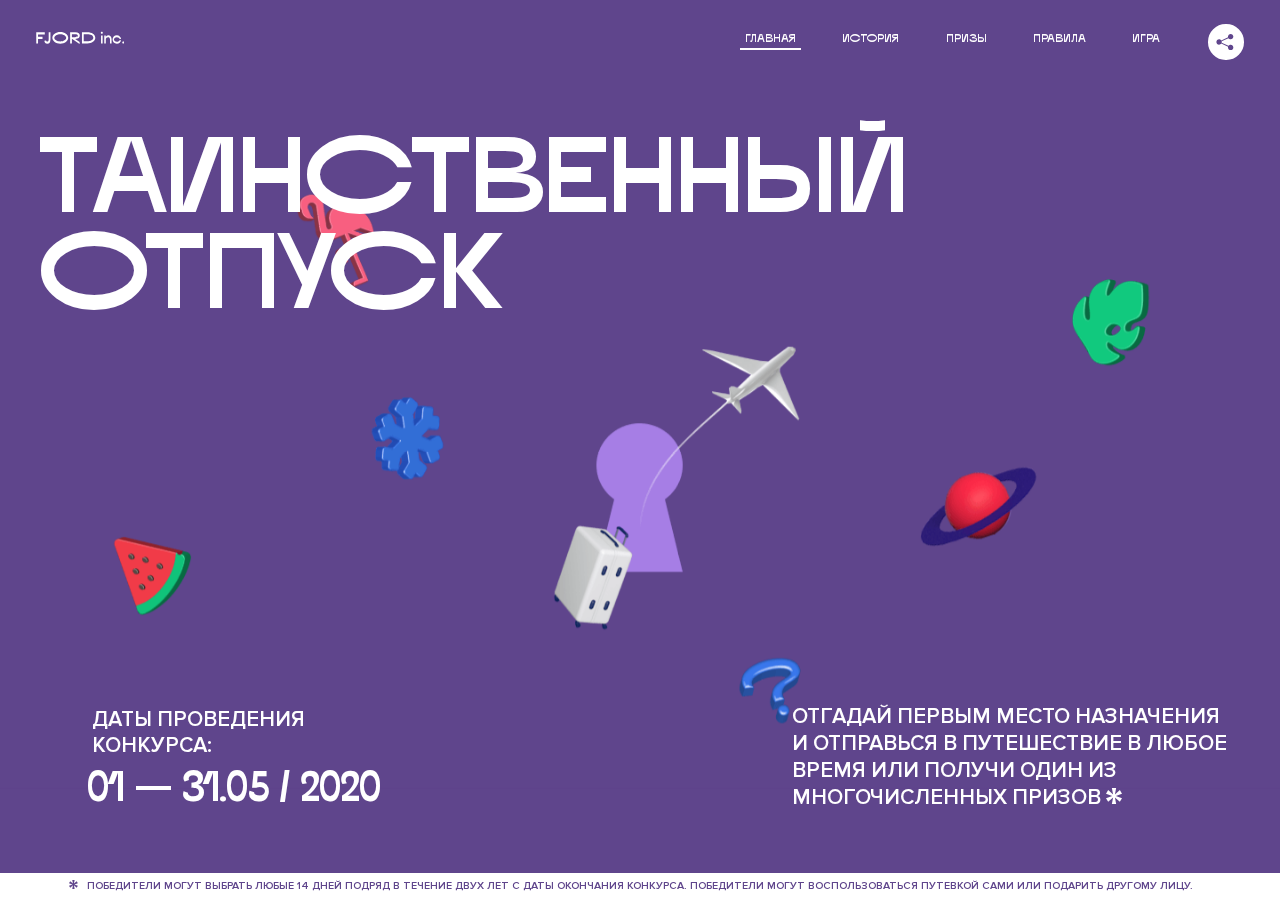
<file: 2/index.html>
<!DOCTYPE html>
<html lang="ru">
<head>
  <meta charset="UTF-8">
  <meta name="description" content="">
  <meta name="viewport" content="width=device-width, initial-scale=1.0">
  <meta http-equiv="X-UA-Compatible" content="ie=edge">
  <title>Mysterious Vacation</title>
  <link rel="stylesheet" href="css/style.min.css">
<link href="css/style.min.css" rel="stylesheet">  <base href="https://htmlacademy-animation.github.io/1314075-magic-vacation-1/2/">
</head>
<body>

  <header class="page-header js-header">
    <div class="page-header__wrapper">
      <a href="#" class="page-header__logo" aria-label="Перейти на страницу FJORD.Inc">
        <svg width="100" height="15" viewBox="0 0 100 15" fill="none" xmlns="http://www.w3.org/2000/svg">
          <path d="M0.26 1.4V14H2.276V8.906H7.334V6.44H2.276V3.848H9.872V1.4H0.26ZM12.733 14.36C15.127 14.36 16.243 12.65 16.243 9.5V1.4H14.263V8.96C14.263 11.21 13.723 11.876 12.733 11.876C11.833 11.876 11.473 11.3 11.347 10.58L9.36702 10.94C9.63702 13.046 10.663 14.36 12.733 14.36ZM18.3918 7.7C18.3918 11.372 22.3878 14.36 27.3198 14.36C32.2518 14.36 36.2478 11.372 36.2478 7.7C36.2478 4.028 32.2518 1.04 27.3198 1.04C22.3878 1.04 18.3918 4.028 18.3918 7.7ZM20.6058 7.7C20.6058 5.378 23.6118 3.524 27.3198 3.524C30.9918 3.524 33.9798 5.378 33.9798 7.7C33.9798 10.004 30.9918 11.858 27.3198 11.858C23.6118 11.858 20.6058 10.004 20.6058 7.7ZM40.403 14V8.906H40.799L49.079 14.702V12.38L44.039 8.906H44.201C47.999 8.906 49.277 7.304 49.277 5.162C49.277 3.092 47.999 1.4 44.201 1.4H38.387V14H40.403ZM43.535 3.722C45.785 3.722 47.045 4.136 47.045 5.432C47.045 6.764 45.785 7.034 43.535 7.034H40.403V3.722H43.535ZM51.6936 1.382V14H57.8676C62.7456 14 66.7236 11.534 66.7236 7.7C66.7236 3.848 62.7456 1.382 57.8676 1.382H51.6936ZM53.7096 11.624V3.722H57.5436C61.5396 3.722 64.4916 5.018 64.4916 7.7C64.4916 10.238 61.5396 11.624 57.5436 11.624H53.7096ZM73.1832 14.018H74.9832V5H73.1832V14.018ZM72.9132 1.976C72.9132 2.57 73.3992 3.092 74.0832 3.092C74.7492 3.092 75.2352 2.57 75.2352 1.976C75.2352 1.382 74.7672 0.805999 74.0832 0.805999C73.3812 0.805999 72.9132 1.382 72.9132 1.976ZM76.7867 14H78.5687V9.104C78.7487 8.006 79.5947 6.962 81.0887 6.962C82.1147 6.962 83.2667 7.448 83.2667 9.554V14H85.0487V9.014C85.0487 6.152 83.2307 4.73 81.3587 4.73C79.9187 4.73 79.0727 5.558 78.5687 6.854V5H76.7867V14ZM90.9898 14.27C93.5098 14.27 95.3818 12.506 95.7238 10.328H94.0498C93.7258 11.3 92.6998 12.02 90.9898 12.02C88.8478 12.02 87.7678 10.922 87.7678 9.59C87.7678 8.24 88.8478 6.962 90.9898 6.962C92.7538 6.962 93.7978 7.844 94.0858 8.924H95.7418C95.4358 6.71 93.6178 4.73 90.9898 4.73C88.0918 4.73 86.1298 7.124 86.1298 9.59C86.1298 12.074 88.1278 14.27 90.9898 14.27ZM97.0693 12.938C97.0693 13.658 97.5553 14.144 98.2753 14.144C98.9953 14.144 99.4813 13.658 99.4813 12.938C99.4813 12.2 98.9953 11.714 98.2753 11.714C97.5553 11.714 97.0693 12.2 97.0693 12.938Z" fill="currentColor"></path>
        </svg>
      </a>
      <button class="page-header__toggler js-menu-toggler" type="button" aria-label="Управление мобильным меню"><span>Меню</span></button>
      <nav class="page-header__nav">
        <div class="page-header__menu js-menu" id="menu">
          <ul>
            <li>
              <a class="js-menu-link active" href="#top" data-href="top">главная</a>
            </li>
            <li>
              <a class="js-menu-link" href="#story" data-href="story">история</a>
            </li>
            <li>
              <a class="js-menu-link" href="#prizes" data-href="prizes">призы</a>
            </li>
            <li>
              <a class="js-menu-link" href="#rules" data-href="rules">правила</a>
            </li>
            <li>
              <a class="js-menu-link" href="#game" data-href="game">игра</a>
            </li>
          </ul>
        </div>
        <div class="page-header__social">
          <div class="social-block js-social-block">
            <button class="social-block__toggler" aria-label="Управлять блоком с социальными кнопками">
              <svg width="26" height="22" viewBox="0 0 27 22" fill="none" xmlns="http://www.w3.org/2000/svg">
                <path d="M19.6721 7.43664C21.6273 7.43664 23.213 5.85095 23.213 3.89566C23.213 1.94037 21.6273 0.354675 19.6721 0.354675C17.7168 0.354675 16.1311 1.94037 16.1311 3.89566C16.1311 4.19968 16.1728 4.49178 16.2458 4.77345L7.21751 8.95527C6.57519 8.05214 5.52303 7.46049 4.33078 7.46049C2.37549 7.46049 0.789795 9.04618 0.789795 11.0015C0.789795 12.9568 2.37549 14.5425 4.33078 14.5425C5.52303 14.5425 6.57668 13.9508 7.21751 13.0477L16.2458 17.2295C16.1743 17.5112 16.1311 17.8033 16.1311 18.1073C16.1311 20.0626 17.7168 21.6483 19.6721 21.6483C21.6273 21.6483 23.213 20.0626 23.213 18.1073C23.213 16.152 21.6273 14.5663 19.6721 14.5663C18.4798 14.5663 17.4262 15.158 16.7853 16.0611L7.75701 11.8793C7.82854 11.5976 7.87176 11.3055 7.87176 11.0015C7.87176 10.6974 7.83003 10.4053 7.75701 10.1237L16.7853 5.94186C17.4262 6.84499 18.4783 7.43664 19.6721 7.43664Z" fill="currentColor"></path>
              </svg>
            </button>
            <ul class="social-block__list">
              <li>
                <a class="social-block__link social-block__link--fb" href="#" aria-label="Мы на Facebook">
                  <svg width="8" height="17" viewBox="0 0 8 17" fill="none" xmlns="http://www.w3.org/2000/svg">
                    <path d="M4.24646 16.9899H1.09275L1.05793 8.49828H0V5.30707H1.05793V3.81124C1.05793 1.42084 2.57654 0 5.21735 0H7.41758V3.18585H5.30841C4.28262 3.18585 4.2478 3.48582 4.2478 4.24914V5.30707H7.42964L7.16716 8.49828H4.2478V16.9899H4.24646Z" fill="currentColor"></path>
                  </svg>
                </a>
              </li>
              <li>
                <a class="social-block__link social-block__link--insta" href="#" aria-label="Мы в Instagram">
                  <svg width="15" height="15" viewBox="0 0 15 15" fill="none" xmlns="http://www.w3.org/2000/svg">
                    <path d="M11.0197 0H4.19806C2.14246 0 0.471191 1.66993 0.471191 3.72285V10.5499C0.471191 12.6082 2.14112 14.2727 4.19806 14.2727H11.0197C13.0753 14.2727 14.7466 12.6082 14.7466 10.5499V3.72285C14.7466 1.67127 13.0753 0 11.0197 0ZM11.0197 12.4849H4.19806C3.13076 12.4849 2.26432 11.6158 2.26432 10.5512V3.72419C2.26432 2.65956 3.13076 1.79715 4.19806 1.79715H11.0197C12.087 1.79715 12.9535 2.6609 12.9535 3.72419V10.5512C12.9535 11.6145 12.087 12.4849 11.0197 12.4849Z" fill="currentColor"></path>
                    <path d="M7.60887 3.11084C5.38989 3.11084 3.58203 4.9187 3.58203 7.14036C3.58203 9.35532 5.38989 11.1645 7.60887 11.1645C9.83053 11.1645 11.6357 9.35666 11.6357 7.14036C11.6357 4.9187 9.83053 3.11084 7.60887 3.11084ZM7.60887 9.36871C6.37551 9.36871 5.37784 8.37372 5.37784 7.14036C5.37784 5.90699 6.37551 4.90665 7.60887 4.90665C8.83822 4.90665 9.84259 5.90833 9.84259 7.14036C9.84392 8.37238 8.83822 9.36871 7.60887 9.36871Z" fill="currentColor"></path>
                    <path d="M11.3573 2.35962C10.8256 2.35962 10.3931 2.79752 10.3931 3.32381C10.3931 3.85546 10.8256 4.29336 11.3573 4.29336C11.8862 4.29336 12.3215 3.85546 12.3215 3.32381C12.3215 2.79752 11.8862 2.35962 11.3573 2.35962Z" fill="currentColor"></path>
                  </svg>
                </a>
              </li>
              <li>
                <a class="social-block__link social-block__link--vk" href="#" aria-label="Мы ВКонтакте">
                  <svg width="17" height="10" viewBox="0 0 17 10" fill="none" xmlns="http://www.w3.org/2000/svg">
                    <path d="M14.1234 4.9002C14.1234 4.9002 16.3623 1.72708 16.5866 0.680242C16.6595 0.312285 16.4947 0.103188 16.1069 0.103188C16.1069 0.103188 14.8193 0.103188 14.168 0.103188C13.7235 0.103188 13.5587 0.293278 13.4235 0.579768C13.4235 0.579768 12.3724 2.82553 11.0969 4.24712C10.6861 4.70333 10.4781 4.84318 10.2511 4.84318C10.0646 4.84318 9.98625 4.6911 9.98625 4.27834V0.649016C9.98625 0.147997 9.92545 0.00135496 9.5066 0.00135496H6.39628C6.15578 0.00135496 6.0085 0.134417 6.0085 0.324506C6.0085 0.801084 6.73406 0.908351 6.73406 2.20231V4.87305C6.73406 5.40529 6.70569 5.61575 6.45303 5.61575C5.78016 5.61575 4.19528 3.30618 3.30623 0.678887C3.12923 0.145282 2.93737 0 2.43475 0H0.486409C0.205373 0 0 0.190085 0 0.476576C0 0.991172 0.60666 3.40801 2.99277 6.64358C4.59927 8.8201 6.70569 10 8.60269 10C9.76196 10 10.0416 9.80312 10.0416 9.31432V7.63883C10.0416 7.22607 10.2065 7.04956 10.4429 7.04956C10.7078 7.04956 11.1847 7.13238 12.2805 8.22268C13.5843 9.47862 13.6762 10 14.3896 10H16.5676C16.7919 10 17 9.89273 17 9.52342C17 9.02919 16.3623 8.15343 15.384 7.10659C14.9801 6.56755 14.3302 5.98914 14.1248 5.72301C13.8275 5.40801 13.9154 5.23014 14.1234 4.9002Z" fill="currentColor"></path>
                  </svg>
                </a>
              </li>
            </ul>
          </div>
        </div>
      </nav>
    </div>
  </header>

  <main class="page-content">

    <section class="animation-screen"></section>

    <section class="screen screen--hidden screen--intro js-scrollspy" id="top">
      <div class="screen__wrapper">
        <div class="intro">
          <h1 class="intro__title">Таинственный отпуск</h1>
          <div class="intro__content">
            <div class="intro__info">
              <p class="intro__label">Даты проведения конкурса:</p>
              <p class="intro__date">01 — 31.05 / 2020</p>
            </div>
            <div class="intro__message">
              <p>
                Отгадай первым место назначения и&nbsp;отправься в&nbsp;путешествие в&nbsp;любое время или получи один из многочисленных призов
                <svg width="16" height="16" viewBox="0 0 10 10" fill="none" xmlns="http://www.w3.org/2000/svg">
                  <path d="M0 6.35337L3.90271 4.99012L0 3.64663L1.34615 1.32374L4.44287 4.01073L3.67364 0H6.34615L5.57692 4.01073L8.65385 1.32374L10 3.64663L6.13405 4.99012L10 6.35337L8.65385 8.65651L5.57692 5.98927L6.34615 10H3.67364L4.44287 5.96952L1.34615 8.65651L0 6.35337Z" fill="currentColor"></path>
                </svg>
              </p>
            </div>
          </div>
        </div>
      </div>
      <div class="screen__footer js-footer">
        <button class="screen__footer-enlarge js-footer-toggler" type="button" aria-label="Показать сообщение">
          <svg width="10" height="10" viewBox="0 0 10 10" fill="none" xmlns="http://www.w3.org/2000/svg">
            <path d="M0 6.35337L3.90271 4.99012L0 3.64663L1.34615 1.32374L4.44287 4.01073L3.67364 0H6.34615L5.57692 4.01073L8.65385 1.32374L10 3.64663L6.13405 4.99012L10 6.35337L8.65385 8.65651L5.57692 5.98927L6.34615 10H3.67364L4.44287 5.96952L1.34615 8.65651L0 6.35337Z" fill="currentColor"></path>
          </svg>
        </button>
        <button class="screen__footer-collapse js-footer-toggler" type="button" aria-label="Скрыть сообщение">
          <svg width="13" height="13" viewBox="0 0 13 13" fill="none" xmlns="http://www.w3.org/2000/svg">
            <line x1="12.3536" y1="0.353553" x2="0.738349" y2="11.9688" stroke="currentColor"></line>
            <line x1="0.738319" y1="0.539925" x2="12.3535" y2="12.1551" stroke="currentColor"></line>
          </svg>
        </button>
        <div class="screen__footer-wrapper">
          <div class="screen__footer-announce">
            <p class="screen__footer-label">Даты проведения конкурса:</p>
            <p class="screen__footer-date">01 — 31.05 / 2020</p>
          </div>
          <div class="screen__footer-note">
            <p>
              <svg width="10" height="10" viewBox="0 0 10 10" fill="none" xmlns="http://www.w3.org/2000/svg">
                <path d="M0 6.35337L3.90271 4.99012L0 3.64663L1.34615 1.32374L4.44287 4.01073L3.67364 0H6.34615L5.57692 4.01073L8.65385 1.32374L10 3.64663L6.13405 4.99012L10 6.35337L8.65385 8.65651L5.57692 5.98927L6.34615 10H3.67364L4.44287 5.96952L1.34615 8.65651L0 6.35337Z" fill="currentColor"></path>
              </svg>
              <span>Победители могут выбрать любые 14 дней подряд в&nbsp;течение двух лет с&nbsp;даты окончания конкурса. Победители могут воспользоваться путевкой сами или подарить другому лицу.</span>
            </p>
          </div>
        </div>
      </div>
    </section>

    <section class="screen screen--hidden screen--story js-scrollspy" id="story">

      <div class="slider swiper-container js-slider">

        <div class="swiper-wrapper">

          <div class="slider__item swiper-slide">
            <h2 class="slider__item-title">История</h2>
            <p class="slider__item-text">Джеймс Таргет был основателем компании &laquo;Fjord Inc.&raquo;. С&nbsp;1965 года &laquo;Fjord Inc.&raquo; прославилась надёжными и&nbsp;удобными чемоданами и&nbsp;аксессуарами для туристов.</p>
          </div>

          <div class="slider__item swiper-slide">
            <p class="slider__item-text">Когда Джеймсу было 7&nbsp;лет, в&nbsp;их&nbsp;доме гостил дядюшка и&nbsp;развлекал детей рассказами о&nbsp;своей поездке в&nbsp;место, показавшееся малышу Таргету невероятным. Тогда Джеймс решил, что однажды посетит его, но&nbsp;не&nbsp;будет рассказывать о&nbsp;мечте, пока не&nbsp;осуществит.</p>
          </div>

          <div class="slider__item swiper-slide">
            <p class="slider__item-text">Джеймс Таргет стал увлеченным путешественником. Он&nbsp;посетил 5&nbsp;континентов, 126&nbsp;стран.</p>
          </div>

          <div class="slider__item swiper-slide">
            <p class="slider__item-text">Он&nbsp;сплавлялся по&nbsp;Амазонке и&nbsp;погружался в&nbsp;пещеры Франции, медитировал в&nbsp;горах Тибета и&nbsp;пожимал руку вождя племени Акугауа.</p>
          </div>

          <div class="slider__item swiper-slide">
            <p class="slider__item-text">Из&nbsp;своих поездок Джеймс Таргет привозил идеи, как сделать свои чемоданы &laquo;Fjord Inc.&raquo; удобными и&nbsp;приспособленными к&nbsp;разным дорожным условиям.</p>
          </div>

          <div class="slider__item swiper-slide">
            <p class="slider__item-text">Всё это время Джеймс не&nbsp;оставлял идею поездки своей мечты. Однако, как только он&nbsp;брался за&nbsp;планирование, возникали препятствия, не&nbsp;позволяющие отправиться туда.</p>
          </div>

          <div class="slider__item swiper-slide">
            <p class="slider__item-text">В&nbsp;возрасте 67&nbsp;лет Джеймс Таргет попал под лавину и&nbsp;погиб. В&nbsp;своём завещании он&nbsp;поручил отправить в&nbsp;заветное путешествие трёх смельчаков, единых с&nbsp;ним духом.</p>
          </div>

          <div class="slider__item swiper-slide">
            <p class="slider__item-text">Тех, кто сможет узнать таинственное место, задавая вопросы специально обученному ИИ&nbsp;&laquo;Соне&raquo;, ждет фантастическое путешествие.</p>
          </div>
        </div>
        <div class="slider__controls">
          <button class="slider__control slider__control--prev js-control-prev" type="button" aria-label="Показать предыдущую историю">
            <svg width="12" height="22" viewBox="0 0 12 22" fill="none" xmlns="http://www.w3.org/2000/svg">
              <path d="M11 1L1 11L11 21" stroke="currentColor" stroke-width="2" stroke-linejoin="round"></path>
            </svg>
          </button>
          <button class="slider__control slider__control--next js-control-next" type="button" aria-label="Показать следующую историю">
            <svg width="12" height="22" viewBox="0 0 12 22" fill="none" xmlns="http://www.w3.org/2000/svg">
              <path d="M1 1L11 11L1 21" stroke="currentColor" stroke-width="2" stroke-linejoin="round"></path>
            </svg>
          </button>
        </div>
        <div class="slider__pagination swiper-pagination"></div>
      </div>
    </section>

    <section class="screen screen--hidden screen--prizes js-scrollspy" id="prizes">
      <div class="screen__wrapper">
        <div class="prizes">
          <h2 class="prizes__title">ПРизы</h2>
          <div class="prizes__lead">
            <p>Найди ответ и&nbsp;получи один из&nbsp;призов:</p>
          </div>
          <ul class="prizes__list">
            <li class="prizes__item prizes__item--journeys">
              <div class="prizes__icon">
                <picture>
                  <source srcset="img/prize1-mob.svg" media="(orientation: portrait)">
                  <img src="img/prize1.svg" alt="">
                </picture>
              </div>
              <p class="prizes__desc">
                <b>3</b>
                <span>загадочных путешествия</span>
              </p>
            </li>
            <li class="prizes__item prizes__item--cases">
              <div class="prizes__icon">
                <picture>
                  <source srcset="img/prize2-mob.svg" media="(orientation: portrait)">
                  <img src="img/prize2.svg" alt="">
                </picture>
              </div>
              <p class="prizes__desc">
                <b>7</b>
                <span>надежных чемоданов</span>
              </p>
            </li>
            <li class="prizes__item prizes__item--codes">
              <div class="prizes__icon">
                <picture>
                  <source srcset="img/prize3-mob.svg" media="(orientation: portrait)">
                  <img src="img/prize3.svg" alt="">
                </picture>
              </div>
              <p class="prizes__desc">
                <b>900</b>
                <span>
                  промокодов на&nbsp;скидку 15%
                  <svg width="10" height="10" viewBox="0 0 10 10" fill="none" xmlns="http://www.w3.org/2000/svg">
                    <path d="M0 6.35337L3.90271 4.99012L0 3.64663L1.34615 1.32374L4.44287 4.01073L3.67364 0H6.34615L5.57692 4.01073L8.65385 1.32374L10 3.64663L6.13405 4.99012L10 6.35337L8.65385 8.65651L5.57692 5.98927L6.34615 10H3.67364L4.44287 5.96952L1.34615 8.65651L0 6.35337Z" fill="currentColor"></path>
                  </svg>
                </span>
              </p>
            </li>
          </ul>
        </div>
      </div>
      <div class="screen__footer js-footer">
        <button class="screen__footer-enlarge js-footer-toggler" type="button" aria-label="Показать сообщение">
          <svg width="10" height="10" viewBox="0 0 10 10" fill="none" xmlns="http://www.w3.org/2000/svg">
            <path d="M0 6.35337L3.90271 4.99012L0 3.64663L1.34615 1.32374L4.44287 4.01073L3.67364 0H6.34615L5.57692 4.01073L8.65385 1.32374L10 3.64663L6.13405 4.99012L10 6.35337L8.65385 8.65651L5.57692 5.98927L6.34615 10H3.67364L4.44287 5.96952L1.34615 8.65651L0 6.35337Z" fill="currentColor"></path>
          </svg>
        </button>
        <button class="screen__footer-collapse js-footer-toggler" type="button" aria-label="Скрыть сообщение">
          <svg width="13" height="13" viewBox="0 0 13 13" fill="none" xmlns="http://www.w3.org/2000/svg">
            <line x1="12.3536" y1="0.353553" x2="0.738349" y2="11.9688" stroke="currentColor"></line>
            <line x1="0.738319" y1="0.539925" x2="12.3535" y2="12.1551" stroke="currentColor"></line>
          </svg>
        </button>
        <div class="screen__footer-wrapper">
          <div class="screen__footer-announce">
            <p class="screen__footer-label">Даты проведения конкурса:</p>
            <p class="screen__footer-date">01 — 31.05 / 2020</p>
          </div>
          <div class="screen__footer-note">
            <p>
              <svg width="10" height="10" viewBox="0 0 10 10" fill="none" xmlns="http://www.w3.org/2000/svg">
                <path d="M0 6.35337L3.90271 4.99012L0 3.64663L1.34615 1.32374L4.44287 4.01073L3.67364 0H6.34615L5.57692 4.01073L8.65385 1.32374L10 3.64663L6.13405 4.99012L10 6.35337L8.65385 8.65651L5.57692 5.98927L6.34615 10H3.67364L4.44287 5.96952L1.34615 8.65651L0 6.35337Z" fill="currentColor"></path>
              </svg>
              <span>Скидка&nbsp;15% на&nbsp;единоразовое приобретение путёвки с&nbsp;1&nbsp;июня 2020 по&nbsp;31&nbsp;мая 2022&nbsp;года. Суммируется с&nbsp;другими акциями</span>
            </p>
          </div>
        </div>
      </div>
    </section>

    <section class="screen screen--hidden screen--rules js-scrollspy" id="rules">
      <div class="screen__wrapper">
        <div class="rules">
          <h2 class="rules__title">Правила</h2>
          <div class="rules__lead">
            <p>Для того чтобы получить наследство Джеймса Таргета, тебе нужно выведать у&nbsp;&laquo;Сони&raquo;, куда предстоит отправиться тебе в&nbsp;случае победы</p>
          </div>
          <ol class="rules__list">
            <li class="rules__item">
              <p>Тебе отводится <br>5&nbsp;минут</p>
            </li>
            <li class="rules__item">
              <p>Задавай любые вопросы в&nbsp;текстовом поле</p>
            </li>
            <li class="rules__item">
              <p>Нажимай кнопку &laquo;Узнать&raquo;, чтобы получить ответ</p>
            </li>
            <li class="rules__item">
              <p>&laquo;Соня&raquo; может отвечать только&nbsp;Да или Нет</p>
            </li>
          </ol>
          <a href="#game" class="rules__link btn">Погнали!</a>
        </div>
      </div>
      <div class="screen__disclaimer">
        <div class="disclaimer">
          <ul>
            <li>
              <a href="#">Правовая информация</a>
            </li>
            <li>
              <a href="#">Подробные правила</a>
            </li>
          </ul>
        </div>
      </div>
    </section>

    <section class="screen screen--hidden screen--game js-scrollspy" id="game">
      <div class="screen__wrapper">
        <div class="game">
          <div class="game__header">
            <h2 class="game__title">Игра</h2>
            <div class="game__counter">
              <span>05</span>:<span>00</span>
            </div>
          </div>
          <div class="game__body">
            <div class="chat">
              <div class="chat__body js-chat">
                <ul class="chat__list" id="messages"></ul>
              </div>
              <div class="chat__footer">
                <form action="#" method="post" class="form" id="message-form">
                  <label for="message-field" class="visually-hidden">Поле для ввода вопроса</label>
                  <input type="text" class="form__field" id="message-field">
                  <button class="form__button btn">
                    Узнать
                    <svg width="18" height="19" viewBox="0 0 18 19" fill="none" xmlns="http://www.w3.org/2000/svg">
                      <path stroke="currentColor" stroke-width="2" d="M9 19V1"></path>
                      <path d="M1 9l8-8 8 8" stroke="currentColor" stroke-width="2" stroke-linejoin="round"></path>
                    </svg>
                  </button>
                </form>
              </div>
            </div>
          </div>
          <!-- временные кнопки для показа результата -->
          <div class="game__buttons">
            <button class="game__button btn js-show-result" type="button" data-target="result">Положительный результат</button>
            <button class="game__button btn js-show-result" type="button" data-target="result2">Положительный результат - 2</button>
            <button class="game__button btn js-show-result" type="button" data-target="result3">Отрицательный результат</button>
          </div>
        </div>
      </div>
    </section>

    <section class="screen screen--hidden screen--result" id="result">
      <div class="screen__wrapper">
        <div class="result result--trip">
          <div class="result__image">
            <picture>
              <source srcset="img/result1-mob.png 1x, img/result1-mob@2x.png 2x" media="(max-width: 768px) and (orientation: portrait)">
              <img src="img/result1.png" srcset="img/result1@2x.png 2x" alt="">
            </picture>
          </div>
          <h2 class="result__title">
            <span class="visually-hidden">ПОбеда!</span>
            <svg xmlns="http://www.w3.org/2000/svg" viewBox="0 0 568.85 109.24">
              <path d="M16,24.44V92H2.6V8H75V92H61.52V24.44H16Z" transform="translate(-2.1 -1.5)" fill="none" stroke="currentColor"></path>
              <path d="M148.76,5.6c32.88,0,59.52,19.92,59.52,44.4s-26.64,44.4-59.52,44.4S89.24,74.48,89.24,50,115.88,5.6,148.76,5.6Zm0,72.12c24.48,0,44.4-12.36,44.4-27.72s-19.92-27.84-44.4-27.84C124,22.16,104,34.52,104,50S124,77.72,148.76,77.72Z" transform="translate(-2.1 -1.5)" fill="none" stroke="currentColor"></path>
              <path d="M287.36,8V24.44H236v14.4h25.32c25.44,0,34,11.16,34,26.52,0,15.6-8.52,26.64-34,26.64H222.56V8h64.8ZM256.88,76.52c15.12,0,23.52-2,23.52-11.52S272,54.44,256.88,54.44H236V76.52h20.88Z" transform="translate(-2.1 -1.5)" fill="none" stroke="currentColor"></path>
              <path d="M371.47,8V24.44H320.84V41.6h33.6V58h-33.6V75.56h50.64V92H307.4V8h64.08Z" transform="translate(-2.1 -1.5)" fill="none" stroke="currentColor"></path>
              <path d="M382.39,110.24V75.56h7.44c4.56-4.68,7.8-18.36,8.76-56L399,8h48.6V75.56h10v34.68H442.87V92H397v18.24H382.39Zm51.72-34.68V24.44H411.55v3.12c-0.48,22.44-3.24,37.68-7.2,48h29.76Z" transform="translate(-2.1 -1.5)" fill="none" stroke="currentColor"></path>
              <path d="M463.75,92l28-84h27.12l28.08,84H533.47l-7.8-23.52h-37.8L480.07,92H463.75Zm56.64-40L507,11.84,493.51,52h26.88Z" transform="translate(-2.1 -1.5)" fill="none" stroke="currentColor"></path>
              <path d="M554.12,70.4L555.55,2H569l1.44,68.4H554.12Zm8.28,6.36c4.8,0,8,3.24,8,8.16a8,8,0,1,1-16.08,0C554.35,80,557.59,76.76,562.39,76.76Z" transform="translate(-2.1 -1.5)" fill="none" stroke="currentColor"></path>
            </svg>
          </h2>
          <div class="result__text">
            <p>ты&nbsp;отправляешься в&nbsp;Арктику!</p>
          </div>
          <div class="result__form">
            <form action="#" method="post" class="form form--result">
              <label for="email-field" class="form__label">зарегистрируй результат</label>
              <input type="email" class="form__field" id="email-field" placeholder="e-mail для регистации результата и получения приза" required="">
              <button class="form__button btn">
                отправить
                <svg width="18" height="19" viewBox="0 0 18 19" fill="none" xmlns="http://www.w3.org/2000/svg">
                  <path stroke="currentColor" stroke-width="2" d="M9 19V1"></path>
                  <path d="M1 9l8-8 8 8" stroke="currentColor" stroke-width="2" stroke-linejoin="round"></path>
                </svg>
              </button>
            </form>
          </div>
        </div>
      </div>
    </section>

    <section class="screen screen--hidden screen--result" id="result2">
      <div class="screen__wrapper">
        <div class="result result--prize">
          <div class="result__image">
            <picture>
              <source srcset="img/result2-mob.png 1x, img/result2-mob@2x.png 2x" media="(max-width: 768px) and (orientation: portrait)">
              <img src="img/result2.png" srcset="img/result2@2x.png 2x" alt="">
            </picture>
          </div>
          <h2 class="result__title">
            <span class="visually-hidden">ПОбеда!</span>
            <svg xmlns="http://www.w3.org/2000/svg" viewBox="0 0 568.85 109.24">
              <path d="M16,24.44V92H2.6V8H75V92H61.52V24.44H16Z" transform="translate(-2.1 -1.5)" fill="none" stroke="currentColor"></path>
              <path d="M148.76,5.6c32.88,0,59.52,19.92,59.52,44.4s-26.64,44.4-59.52,44.4S89.24,74.48,89.24,50,115.88,5.6,148.76,5.6Zm0,72.12c24.48,0,44.4-12.36,44.4-27.72s-19.92-27.84-44.4-27.84C124,22.16,104,34.52,104,50S124,77.72,148.76,77.72Z" transform="translate(-2.1 -1.5)" fill="none" stroke="currentColor"></path>
              <path d="M287.36,8V24.44H236v14.4h25.32c25.44,0,34,11.16,34,26.52,0,15.6-8.52,26.64-34,26.64H222.56V8h64.8ZM256.88,76.52c15.12,0,23.52-2,23.52-11.52S272,54.44,256.88,54.44H236V76.52h20.88Z" transform="translate(-2.1 -1.5)" fill="none" stroke="currentColor"></path>
              <path d="M371.47,8V24.44H320.84V41.6h33.6V58h-33.6V75.56h50.64V92H307.4V8h64.08Z" transform="translate(-2.1 -1.5)" fill="none" stroke="currentColor"></path>
              <path d="M382.39,110.24V75.56h7.44c4.56-4.68,7.8-18.36,8.76-56L399,8h48.6V75.56h10v34.68H442.87V92H397v18.24H382.39Zm51.72-34.68V24.44H411.55v3.12c-0.48,22.44-3.24,37.68-7.2,48h29.76Z" transform="translate(-2.1 -1.5)" fill="none" stroke="currentColor"></path>
              <path d="M463.75,92l28-84h27.12l28.08,84H533.47l-7.8-23.52h-37.8L480.07,92H463.75Zm56.64-40L507,11.84,493.51,52h26.88Z" transform="translate(-2.1 -1.5)" fill="none" stroke="currentColor"></path>
              <path d="M554.12,70.4L555.55,2H569l1.44,68.4H554.12Zm8.28,6.36c4.8,0,8,3.24,8,8.16a8,8,0,1,1-16.08,0C554.35,80,557.59,76.76,562.39,76.76Z" transform="translate(-2.1 -1.5)" fill="none" stroke="currentColor"></path>
            </svg>
          </h2>
          <div class="result__text">
            <p>чемодан &laquo;Fjord&nbsp;Inc.&raquo;&nbsp;твой</p>
          </div>
          <div class="result__form">
            <form action="#" method="post" class="form form--result">
              <label for="email-field2" class="form__label">зарегистрируй результат</label>
              <input type="email" class="form__field" id="email-field2" placeholder="e-mail для регистации результата и получения приза" required="">
              <button class="form__button btn">
                отправить
                <svg width="18" height="19" viewBox="0 0 18 19" fill="none" xmlns="http://www.w3.org/2000/svg">
                  <path stroke="currentColor" stroke-width="2" d="M9 19V1"></path>
                  <path d="M1 9l8-8 8 8" stroke="currentColor" stroke-width="2" stroke-linejoin="round"></path>
                </svg>
              </button>
            </form>
          </div>
        </div>
      </div>
    </section>

    <section class="screen screen--hidden screen--result" id="result3">
      <div class="screen__wrapper">
        <div class="result result--negative">
          <div class="result__image">
            <picture>
              <source srcset="img/result3-mob.png 1x, img/result3-mob@2x.png 2x" media="(max-width: 768px) and (orientation: portrait)">
              <img src="img/result3.png" srcset="img/result3@2x.png 2x" alt="">
            </picture>
          </div>
          <h2 class="result__title">
            <span class="visually-hidden">Не угадал!</span>
            <svg xmlns="http://www.w3.org/2000/svg" viewBox="0 0 660.77 109.24">
              <path d="M2.66,92V8H16.1V42.2H53.3V8H66.74V92H53.3V58.64H16.1V92H2.66Z" transform="translate(-2.16 -1.5)" fill="none" stroke="currentColor"></path>
              <path d="M147.62,8V24.44H97V41.6h33.6V58H97V75.56h50.64V92H83.54V8h64.08Z" transform="translate(-2.16 -1.5)" fill="none" stroke="currentColor"></path>
              <path d="M199.22,8l20.52,42.36L235.34,8h16.44l-31,84H204.38l9.48-25.92L185.78,8h13.44Z" transform="translate(-2.16 -1.5)" fill="none" stroke="currentColor"></path>
              <path d="M273.74,24.44V92H260.3V8h50.16V24.44H273.74Z" transform="translate(-2.16 -1.5)" fill="none" stroke="currentColor"></path>
              <path d="M307.1,92l28-84h27.12l28.08,84H376.82L369,68.48h-37.8L323.42,92H307.1Zm56.64-40L350.3,11.84,336.86,52h26.88Z" transform="translate(-2.16 -1.5)" fill="none" stroke="currentColor"></path>
              <path d="M396.38,110.24V75.56h7.44c4.56-4.68,7.8-18.36,8.76-56L412.94,8h48.6V75.56h10v34.68H456.86V92H411v18.24H396.38ZM448.1,75.56V24.44H425.54v3.12c-0.48,22.44-3.24,37.68-7.2,48H448.1Z" transform="translate(-2.16 -1.5)" fill="none" stroke="currentColor"></path>
              <path d="M477.74,92l28-84h27.12L560.9,92H547.46l-7.8-23.52h-37.8L494.06,92H477.74Zm56.64-40-13.44-40.2L507.5,52h26.88Z" transform="translate(-2.16 -1.5)" fill="none" stroke="currentColor"></path>
              <path d="M568.7,76.88a13.77,13.77,0,0,0,5,1c6.6,0,10.44-6.24,12-58.32L586.22,8h46.2V92H619V24.44H598.82l-0.12,3.12C597.14,81,589,94.4,573.74,94.4a28.55,28.55,0,0,1-6.72-.84Z" transform="translate(-2.16 -1.5)" fill="none" stroke="currentColor"></path>
              <path d="M646.1,70.4L647.54,2H661l1.44,68.4H646.1Zm8.28,6.36c4.8,0,8,3.24,8,8.16a8,8,0,0,1-16.08,0C646.34,80,649.58,76.76,654.38,76.76Z" transform="translate(-2.16 -1.5)" fill="none" stroke="currentColor"></path>
            </svg>
          </h2>
          <button class="result__button js-play" type="button">
            не сдавайся!
            <span>
              <svg width="27" height="22" viewBox="0 0 27 22" fill="none" xmlns="http://www.w3.org/2000/svg">
                <path d="M10.6899 1.47998C5.42992 1.47998 1.16992 5.73998 1.16992 11C1.16992 16.26 5.42992 20.52 10.6899 20.52C15.9499 20.52 20.2099 16.26 20.2099 11V7.13998" stroke="currentColor" stroke-width="2" stroke-miterlimit="10"></path>
                <path d="M15.1099 12.5099L20.1499 7.13989L25.3099 12.6299" stroke="currentColor" stroke-width="2" stroke-miterlimit="10" stroke-linejoin="round"></path>
              </svg>
            </span>
          </button>
        </div>
      </div>
    </section>

  </main>

<script src="js/script.js"></script></body>
</html>
</file>
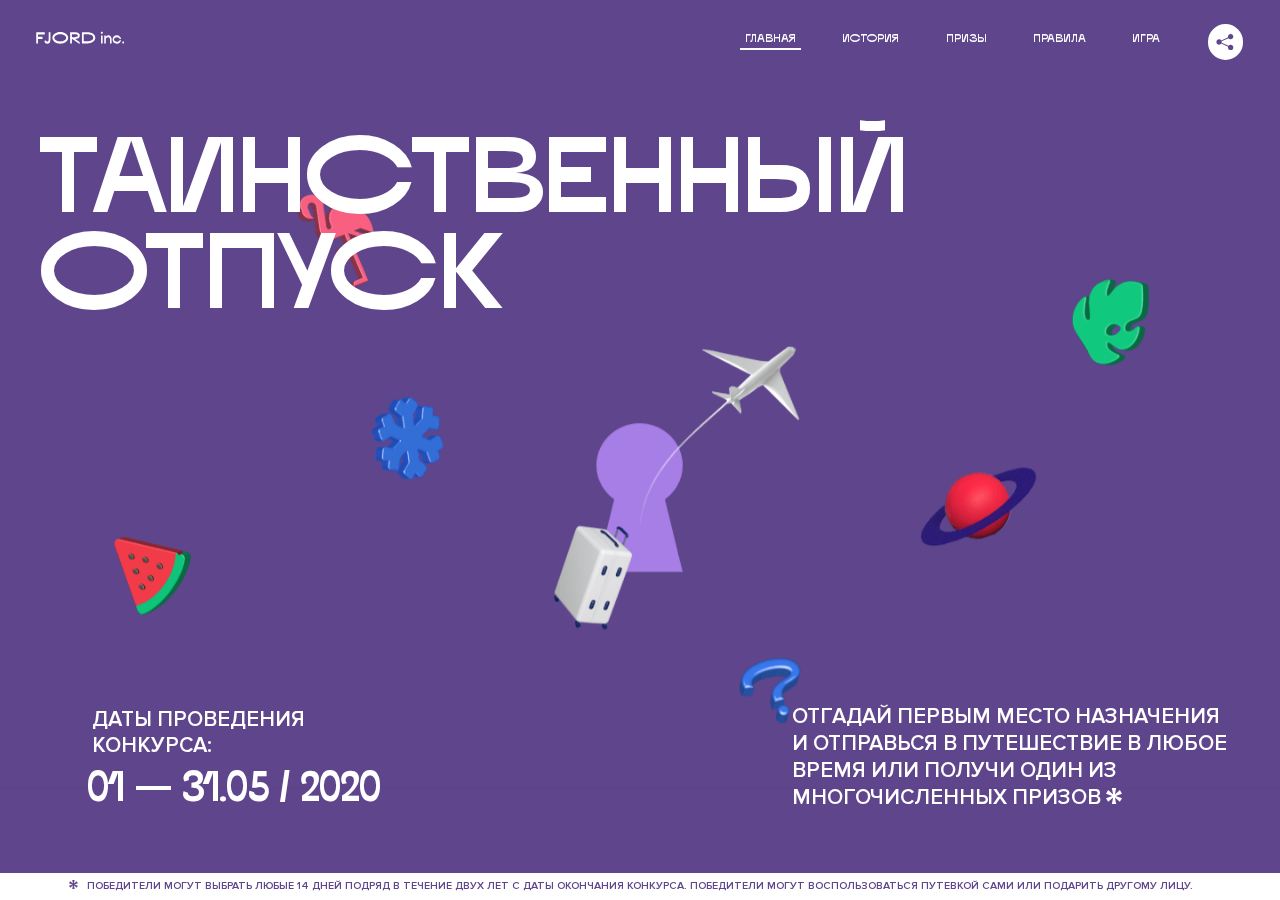
<file: 3/index.html>
<!DOCTYPE html>
<html lang="ru">
<head>
  <meta charset="UTF-8">
  <meta name="description" content="">
  <meta name="viewport" content="width=device-width, initial-scale=1.0">
  <meta http-equiv="X-UA-Compatible" content="ie=edge">
  <title>Mysterious Vacation</title>
  <link rel="stylesheet" href="css/style.min.css">
<link href="css/style.min.css" rel="stylesheet">  <base href="https://htmlacademy-animation.github.io/1314075-magic-vacation-1/3/">
</head>
<body>

  <header class="page-header js-header">
    <div class="page-header__wrapper">
      <a href="#" class="page-header__logo" aria-label="Перейти на страницу FJORD.Inc">
        <svg width="100" height="15" viewBox="0 0 100 15" fill="none" xmlns="http://www.w3.org/2000/svg">
          <path d="M0.26 1.4V14H2.276V8.906H7.334V6.44H2.276V3.848H9.872V1.4H0.26ZM12.733 14.36C15.127 14.36 16.243 12.65 16.243 9.5V1.4H14.263V8.96C14.263 11.21 13.723 11.876 12.733 11.876C11.833 11.876 11.473 11.3 11.347 10.58L9.36702 10.94C9.63702 13.046 10.663 14.36 12.733 14.36ZM18.3918 7.7C18.3918 11.372 22.3878 14.36 27.3198 14.36C32.2518 14.36 36.2478 11.372 36.2478 7.7C36.2478 4.028 32.2518 1.04 27.3198 1.04C22.3878 1.04 18.3918 4.028 18.3918 7.7ZM20.6058 7.7C20.6058 5.378 23.6118 3.524 27.3198 3.524C30.9918 3.524 33.9798 5.378 33.9798 7.7C33.9798 10.004 30.9918 11.858 27.3198 11.858C23.6118 11.858 20.6058 10.004 20.6058 7.7ZM40.403 14V8.906H40.799L49.079 14.702V12.38L44.039 8.906H44.201C47.999 8.906 49.277 7.304 49.277 5.162C49.277 3.092 47.999 1.4 44.201 1.4H38.387V14H40.403ZM43.535 3.722C45.785 3.722 47.045 4.136 47.045 5.432C47.045 6.764 45.785 7.034 43.535 7.034H40.403V3.722H43.535ZM51.6936 1.382V14H57.8676C62.7456 14 66.7236 11.534 66.7236 7.7C66.7236 3.848 62.7456 1.382 57.8676 1.382H51.6936ZM53.7096 11.624V3.722H57.5436C61.5396 3.722 64.4916 5.018 64.4916 7.7C64.4916 10.238 61.5396 11.624 57.5436 11.624H53.7096ZM73.1832 14.018H74.9832V5H73.1832V14.018ZM72.9132 1.976C72.9132 2.57 73.3992 3.092 74.0832 3.092C74.7492 3.092 75.2352 2.57 75.2352 1.976C75.2352 1.382 74.7672 0.805999 74.0832 0.805999C73.3812 0.805999 72.9132 1.382 72.9132 1.976ZM76.7867 14H78.5687V9.104C78.7487 8.006 79.5947 6.962 81.0887 6.962C82.1147 6.962 83.2667 7.448 83.2667 9.554V14H85.0487V9.014C85.0487 6.152 83.2307 4.73 81.3587 4.73C79.9187 4.73 79.0727 5.558 78.5687 6.854V5H76.7867V14ZM90.9898 14.27C93.5098 14.27 95.3818 12.506 95.7238 10.328H94.0498C93.7258 11.3 92.6998 12.02 90.9898 12.02C88.8478 12.02 87.7678 10.922 87.7678 9.59C87.7678 8.24 88.8478 6.962 90.9898 6.962C92.7538 6.962 93.7978 7.844 94.0858 8.924H95.7418C95.4358 6.71 93.6178 4.73 90.9898 4.73C88.0918 4.73 86.1298 7.124 86.1298 9.59C86.1298 12.074 88.1278 14.27 90.9898 14.27ZM97.0693 12.938C97.0693 13.658 97.5553 14.144 98.2753 14.144C98.9953 14.144 99.4813 13.658 99.4813 12.938C99.4813 12.2 98.9953 11.714 98.2753 11.714C97.5553 11.714 97.0693 12.2 97.0693 12.938Z" fill="currentColor"></path>
        </svg>
      </a>
      <button class="page-header__toggler js-menu-toggler" type="button" aria-label="Управление мобильным меню"><span>Меню</span></button>
      <nav class="page-header__nav">
        <div class="page-header__menu js-menu" id="menu">
          <ul>
            <li>
              <a class="js-menu-link active" href="#top" data-href="top">главная</a>
            </li>
            <li>
              <a class="js-menu-link" href="#story" data-href="story">история</a>
            </li>
            <li>
              <a class="js-menu-link" href="#prizes" data-href="prizes">призы</a>
            </li>
            <li>
              <a class="js-menu-link" href="#rules" data-href="rules">правила</a>
            </li>
            <li>
              <a class="js-menu-link" href="#game" data-href="game">игра</a>
            </li>
          </ul>
        </div>
        <div class="page-header__social">
          <div class="social-block js-social-block">
            <button class="social-block__toggler" aria-label="Управлять блоком с социальными кнопками">
              <svg width="26" height="22" viewBox="0 0 27 22" fill="none" xmlns="http://www.w3.org/2000/svg">
                <path d="M19.6721 7.43664C21.6273 7.43664 23.213 5.85095 23.213 3.89566C23.213 1.94037 21.6273 0.354675 19.6721 0.354675C17.7168 0.354675 16.1311 1.94037 16.1311 3.89566C16.1311 4.19968 16.1728 4.49178 16.2458 4.77345L7.21751 8.95527C6.57519 8.05214 5.52303 7.46049 4.33078 7.46049C2.37549 7.46049 0.789795 9.04618 0.789795 11.0015C0.789795 12.9568 2.37549 14.5425 4.33078 14.5425C5.52303 14.5425 6.57668 13.9508 7.21751 13.0477L16.2458 17.2295C16.1743 17.5112 16.1311 17.8033 16.1311 18.1073C16.1311 20.0626 17.7168 21.6483 19.6721 21.6483C21.6273 21.6483 23.213 20.0626 23.213 18.1073C23.213 16.152 21.6273 14.5663 19.6721 14.5663C18.4798 14.5663 17.4262 15.158 16.7853 16.0611L7.75701 11.8793C7.82854 11.5976 7.87176 11.3055 7.87176 11.0015C7.87176 10.6974 7.83003 10.4053 7.75701 10.1237L16.7853 5.94186C17.4262 6.84499 18.4783 7.43664 19.6721 7.43664Z" fill="currentColor"></path>
              </svg>
            </button>
            <ul class="social-block__list">
              <li>
                <a class="social-block__link social-block__link--fb" href="#" aria-label="Мы на Facebook">
                  <svg width="8" height="17" viewBox="0 0 8 17" fill="none" xmlns="http://www.w3.org/2000/svg">
                    <path d="M4.24646 16.9899H1.09275L1.05793 8.49828H0V5.30707H1.05793V3.81124C1.05793 1.42084 2.57654 0 5.21735 0H7.41758V3.18585H5.30841C4.28262 3.18585 4.2478 3.48582 4.2478 4.24914V5.30707H7.42964L7.16716 8.49828H4.2478V16.9899H4.24646Z" fill="currentColor"></path>
                  </svg>
                </a>
              </li>
              <li>
                <a class="social-block__link social-block__link--insta" href="#" aria-label="Мы в Instagram">
                  <svg width="15" height="15" viewBox="0 0 15 15" fill="none" xmlns="http://www.w3.org/2000/svg">
                    <path d="M11.0197 0H4.19806C2.14246 0 0.471191 1.66993 0.471191 3.72285V10.5499C0.471191 12.6082 2.14112 14.2727 4.19806 14.2727H11.0197C13.0753 14.2727 14.7466 12.6082 14.7466 10.5499V3.72285C14.7466 1.67127 13.0753 0 11.0197 0ZM11.0197 12.4849H4.19806C3.13076 12.4849 2.26432 11.6158 2.26432 10.5512V3.72419C2.26432 2.65956 3.13076 1.79715 4.19806 1.79715H11.0197C12.087 1.79715 12.9535 2.6609 12.9535 3.72419V10.5512C12.9535 11.6145 12.087 12.4849 11.0197 12.4849Z" fill="currentColor"></path>
                    <path d="M7.60887 3.11084C5.38989 3.11084 3.58203 4.9187 3.58203 7.14036C3.58203 9.35532 5.38989 11.1645 7.60887 11.1645C9.83053 11.1645 11.6357 9.35666 11.6357 7.14036C11.6357 4.9187 9.83053 3.11084 7.60887 3.11084ZM7.60887 9.36871C6.37551 9.36871 5.37784 8.37372 5.37784 7.14036C5.37784 5.90699 6.37551 4.90665 7.60887 4.90665C8.83822 4.90665 9.84259 5.90833 9.84259 7.14036C9.84392 8.37238 8.83822 9.36871 7.60887 9.36871Z" fill="currentColor"></path>
                    <path d="M11.3573 2.35962C10.8256 2.35962 10.3931 2.79752 10.3931 3.32381C10.3931 3.85546 10.8256 4.29336 11.3573 4.29336C11.8862 4.29336 12.3215 3.85546 12.3215 3.32381C12.3215 2.79752 11.8862 2.35962 11.3573 2.35962Z" fill="currentColor"></path>
                  </svg>
                </a>
              </li>
              <li>
                <a class="social-block__link social-block__link--vk" href="#" aria-label="Мы ВКонтакте">
                  <svg width="17" height="10" viewBox="0 0 17 10" fill="none" xmlns="http://www.w3.org/2000/svg">
                    <path d="M14.1234 4.9002C14.1234 4.9002 16.3623 1.72708 16.5866 0.680242C16.6595 0.312285 16.4947 0.103188 16.1069 0.103188C16.1069 0.103188 14.8193 0.103188 14.168 0.103188C13.7235 0.103188 13.5587 0.293278 13.4235 0.579768C13.4235 0.579768 12.3724 2.82553 11.0969 4.24712C10.6861 4.70333 10.4781 4.84318 10.2511 4.84318C10.0646 4.84318 9.98625 4.6911 9.98625 4.27834V0.649016C9.98625 0.147997 9.92545 0.00135496 9.5066 0.00135496H6.39628C6.15578 0.00135496 6.0085 0.134417 6.0085 0.324506C6.0085 0.801084 6.73406 0.908351 6.73406 2.20231V4.87305C6.73406 5.40529 6.70569 5.61575 6.45303 5.61575C5.78016 5.61575 4.19528 3.30618 3.30623 0.678887C3.12923 0.145282 2.93737 0 2.43475 0H0.486409C0.205373 0 0 0.190085 0 0.476576C0 0.991172 0.60666 3.40801 2.99277 6.64358C4.59927 8.8201 6.70569 10 8.60269 10C9.76196 10 10.0416 9.80312 10.0416 9.31432V7.63883C10.0416 7.22607 10.2065 7.04956 10.4429 7.04956C10.7078 7.04956 11.1847 7.13238 12.2805 8.22268C13.5843 9.47862 13.6762 10 14.3896 10H16.5676C16.7919 10 17 9.89273 17 9.52342C17 9.02919 16.3623 8.15343 15.384 7.10659C14.9801 6.56755 14.3302 5.98914 14.1248 5.72301C13.8275 5.40801 13.9154 5.23014 14.1234 4.9002Z" fill="currentColor"></path>
                  </svg>
                </a>
              </li>
            </ul>
          </div>
        </div>
      </nav>
    </div>
  </header>

  <main class="page-content">

    <section class="animation-screen"></section>

    <section class="screen screen--hidden screen--intro js-scrollspy" id="top">
      <div class="screen__wrapper">
        <div class="intro">
          <h1 class="intro__title">Таинственный отпуск</h1>
          <div class="intro__content">
            <div class="intro__info">
              <p class="intro__label">Даты проведения конкурса:</p>
              <p class="intro__date">01 — 31.05 / 2020</p>
            </div>
            <div class="intro__message">
              <p>
                Отгадай первым место назначения и&nbsp;отправься в&nbsp;путешествие в&nbsp;любое время или получи один из многочисленных призов
                <svg width="16" height="16" viewBox="0 0 10 10" fill="none" xmlns="http://www.w3.org/2000/svg">
                  <path d="M0 6.35337L3.90271 4.99012L0 3.64663L1.34615 1.32374L4.44287 4.01073L3.67364 0H6.34615L5.57692 4.01073L8.65385 1.32374L10 3.64663L6.13405 4.99012L10 6.35337L8.65385 8.65651L5.57692 5.98927L6.34615 10H3.67364L4.44287 5.96952L1.34615 8.65651L0 6.35337Z" fill="currentColor"></path>
                </svg>
              </p>
            </div>
          </div>
        </div>
      </div>
      <div class="screen__footer js-footer">
        <button class="screen__footer-enlarge js-footer-toggler" type="button" aria-label="Показать сообщение">
          <svg width="10" height="10" viewBox="0 0 10 10" fill="none" xmlns="http://www.w3.org/2000/svg">
            <path d="M0 6.35337L3.90271 4.99012L0 3.64663L1.34615 1.32374L4.44287 4.01073L3.67364 0H6.34615L5.57692 4.01073L8.65385 1.32374L10 3.64663L6.13405 4.99012L10 6.35337L8.65385 8.65651L5.57692 5.98927L6.34615 10H3.67364L4.44287 5.96952L1.34615 8.65651L0 6.35337Z" fill="currentColor"></path>
          </svg>
        </button>
        <button class="screen__footer-collapse js-footer-toggler" type="button" aria-label="Скрыть сообщение">
          <svg width="13" height="13" viewBox="0 0 13 13" fill="none" xmlns="http://www.w3.org/2000/svg">
            <line x1="12.3536" y1="0.353553" x2="0.738349" y2="11.9688" stroke="currentColor"></line>
            <line x1="0.738319" y1="0.539925" x2="12.3535" y2="12.1551" stroke="currentColor"></line>
          </svg>
        </button>
        <div class="screen__footer-wrapper">
          <div class="screen__footer-announce">
            <p class="screen__footer-label">Даты проведения конкурса:</p>
            <p class="screen__footer-date">01 — 31.05 / 2020</p>
          </div>
          <div class="screen__footer-note">
            <p>
              <svg width="10" height="10" viewBox="0 0 10 10" fill="none" xmlns="http://www.w3.org/2000/svg">
                <path d="M0 6.35337L3.90271 4.99012L0 3.64663L1.34615 1.32374L4.44287 4.01073L3.67364 0H6.34615L5.57692 4.01073L8.65385 1.32374L10 3.64663L6.13405 4.99012L10 6.35337L8.65385 8.65651L5.57692 5.98927L6.34615 10H3.67364L4.44287 5.96952L1.34615 8.65651L0 6.35337Z" fill="currentColor"></path>
              </svg>
              <span>Победители могут выбрать любые 14 дней подряд в&nbsp;течение двух лет с&nbsp;даты окончания конкурса. Победители могут воспользоваться путевкой сами или подарить другому лицу.</span>
            </p>
          </div>
        </div>
      </div>
    </section>

    <section class="screen screen--hidden screen--story js-scrollspy" id="story">

      <div class="slider swiper-container js-slider">

        <div class="swiper-wrapper">

          <div class="slider__item swiper-slide">
            <h2 class="slider__item-title">История</h2>
            <p class="slider__item-text">Джеймс Таргет был основателем компании &laquo;Fjord Inc.&raquo;. С&nbsp;1965 года &laquo;Fjord Inc.&raquo; прославилась надёжными и&nbsp;удобными чемоданами и&nbsp;аксессуарами для туристов.</p>
          </div>

          <div class="slider__item swiper-slide">
            <p class="slider__item-text">Когда Джеймсу было 7&nbsp;лет, в&nbsp;их&nbsp;доме гостил дядюшка и&nbsp;развлекал детей рассказами о&nbsp;своей поездке в&nbsp;место, показавшееся малышу Таргету невероятным. Тогда Джеймс решил, что однажды посетит его, но&nbsp;не&nbsp;будет рассказывать о&nbsp;мечте, пока не&nbsp;осуществит.</p>
          </div>

          <div class="slider__item swiper-slide">
            <p class="slider__item-text">Джеймс Таргет стал увлеченным путешественником. Он&nbsp;посетил 5&nbsp;континентов, 126&nbsp;стран.</p>
          </div>

          <div class="slider__item swiper-slide">
            <p class="slider__item-text">Он&nbsp;сплавлялся по&nbsp;Амазонке и&nbsp;погружался в&nbsp;пещеры Франции, медитировал в&nbsp;горах Тибета и&nbsp;пожимал руку вождя племени Акугауа.</p>
          </div>

          <div class="slider__item swiper-slide">
            <p class="slider__item-text">Из&nbsp;своих поездок Джеймс Таргет привозил идеи, как сделать свои чемоданы &laquo;Fjord Inc.&raquo; удобными и&nbsp;приспособленными к&nbsp;разным дорожным условиям.</p>
          </div>

          <div class="slider__item swiper-slide">
            <p class="slider__item-text">Всё это время Джеймс не&nbsp;оставлял идею поездки своей мечты. Однако, как только он&nbsp;брался за&nbsp;планирование, возникали препятствия, не&nbsp;позволяющие отправиться туда.</p>
          </div>

          <div class="slider__item swiper-slide">
            <p class="slider__item-text">В&nbsp;возрасте 67&nbsp;лет Джеймс Таргет попал под лавину и&nbsp;погиб. В&nbsp;своём завещании он&nbsp;поручил отправить в&nbsp;заветное путешествие трёх смельчаков, единых с&nbsp;ним духом.</p>
          </div>

          <div class="slider__item swiper-slide">
            <p class="slider__item-text">Тех, кто сможет узнать таинственное место, задавая вопросы специально обученному ИИ&nbsp;&laquo;Соне&raquo;, ждет фантастическое путешествие.</p>
          </div>
        </div>
        <div class="slider__controls">
          <button class="slider__control slider__control--prev js-control-prev" type="button" aria-label="Показать предыдущую историю">
            <svg width="12" height="22" viewBox="0 0 12 22" fill="none" xmlns="http://www.w3.org/2000/svg">
              <path d="M11 1L1 11L11 21" stroke="currentColor" stroke-width="2" stroke-linejoin="round"></path>
            </svg>
          </button>
          <button class="slider__control slider__control--next js-control-next" type="button" aria-label="Показать следующую историю">
            <svg width="12" height="22" viewBox="0 0 12 22" fill="none" xmlns="http://www.w3.org/2000/svg">
              <path d="M1 1L11 11L1 21" stroke="currentColor" stroke-width="2" stroke-linejoin="round"></path>
            </svg>
          </button>
        </div>
        <div class="slider__pagination swiper-pagination"></div>
      </div>
    </section>

    <section class="screen screen--hidden screen--prizes js-scrollspy" id="prizes">
      <div class="screen__wrapper">
        <div class="prizes">
          <h2 class="prizes__title">ПРизы</h2>
          <div class="prizes__lead">
            <p>Найди ответ и&nbsp;получи один из&nbsp;призов:</p>
          </div>
          <ul class="prizes__list">
            <li class="prizes__item prizes__item--journeys">
              <div class="prizes__icon">
                <picture>
                  <source srcset="img/prize1-mob.svg" media="(orientation: portrait)">
                  <img src="img/prize1.svg" alt="">
                </picture>
              </div>
              <p class="prizes__desc">
                <b>3</b>
                <span>загадочных путешествия</span>
              </p>
            </li>
            <li class="prizes__item prizes__item--cases">
              <div class="prizes__icon">
                <picture>
                  <source srcset="img/prize2-mob.svg" media="(orientation: portrait)">
                  <img src="img/prize2.svg" alt="">
                </picture>
              </div>
              <p class="prizes__desc">
                <b>7</b>
                <span>надежных чемоданов</span>
              </p>
            </li>
            <li class="prizes__item prizes__item--codes">
              <div class="prizes__icon">
                <picture>
                  <source srcset="img/prize3-mob.svg" media="(orientation: portrait)">
                  <img src="img/prize3.svg" alt="">
                </picture>
              </div>
              <p class="prizes__desc">
                <b>900</b>
                <span>
                  промокодов на&nbsp;скидку 15%
                  <svg width="10" height="10" viewBox="0 0 10 10" fill="none" xmlns="http://www.w3.org/2000/svg">
                    <path d="M0 6.35337L3.90271 4.99012L0 3.64663L1.34615 1.32374L4.44287 4.01073L3.67364 0H6.34615L5.57692 4.01073L8.65385 1.32374L10 3.64663L6.13405 4.99012L10 6.35337L8.65385 8.65651L5.57692 5.98927L6.34615 10H3.67364L4.44287 5.96952L1.34615 8.65651L0 6.35337Z" fill="currentColor"></path>
                  </svg>
                </span>
              </p>
            </li>
          </ul>
        </div>
      </div>
      <div class="screen__footer js-footer">
        <button class="screen__footer-enlarge js-footer-toggler" type="button" aria-label="Показать сообщение">
          <svg width="10" height="10" viewBox="0 0 10 10" fill="none" xmlns="http://www.w3.org/2000/svg">
            <path d="M0 6.35337L3.90271 4.99012L0 3.64663L1.34615 1.32374L4.44287 4.01073L3.67364 0H6.34615L5.57692 4.01073L8.65385 1.32374L10 3.64663L6.13405 4.99012L10 6.35337L8.65385 8.65651L5.57692 5.98927L6.34615 10H3.67364L4.44287 5.96952L1.34615 8.65651L0 6.35337Z" fill="currentColor"></path>
          </svg>
        </button>
        <button class="screen__footer-collapse js-footer-toggler" type="button" aria-label="Скрыть сообщение">
          <svg width="13" height="13" viewBox="0 0 13 13" fill="none" xmlns="http://www.w3.org/2000/svg">
            <line x1="12.3536" y1="0.353553" x2="0.738349" y2="11.9688" stroke="currentColor"></line>
            <line x1="0.738319" y1="0.539925" x2="12.3535" y2="12.1551" stroke="currentColor"></line>
          </svg>
        </button>
        <div class="screen__footer-wrapper">
          <div class="screen__footer-announce">
            <p class="screen__footer-label">Даты проведения конкурса:</p>
            <p class="screen__footer-date">01 — 31.05 / 2020</p>
          </div>
          <div class="screen__footer-note">
            <p>
              <svg width="10" height="10" viewBox="0 0 10 10" fill="none" xmlns="http://www.w3.org/2000/svg">
                <path d="M0 6.35337L3.90271 4.99012L0 3.64663L1.34615 1.32374L4.44287 4.01073L3.67364 0H6.34615L5.57692 4.01073L8.65385 1.32374L10 3.64663L6.13405 4.99012L10 6.35337L8.65385 8.65651L5.57692 5.98927L6.34615 10H3.67364L4.44287 5.96952L1.34615 8.65651L0 6.35337Z" fill="currentColor"></path>
              </svg>
              <span>Скидка&nbsp;15% на&nbsp;единоразовое приобретение путёвки с&nbsp;1&nbsp;июня 2020 по&nbsp;31&nbsp;мая 2022&nbsp;года. Суммируется с&nbsp;другими акциями</span>
            </p>
          </div>
        </div>
      </div>
    </section>

    <section class="screen screen--hidden screen--rules js-scrollspy" id="rules">
      <div class="screen__wrapper">
        <div class="rules">
          <h2 class="rules__title">Правила</h2>
          <div class="rules__lead">
            <p>Для того чтобы получить наследство Джеймса Таргета, тебе нужно выведать у&nbsp;&laquo;Сони&raquo;, куда предстоит отправиться тебе в&nbsp;случае победы</p>
          </div>
          <ol class="rules__list">
            <li class="rules__item">
              <p>Тебе отводится <br>5&nbsp;минут</p>
            </li>
            <li class="rules__item">
              <p>Задавай любые вопросы в&nbsp;текстовом поле</p>
            </li>
            <li class="rules__item">
              <p>Нажимай кнопку &laquo;Узнать&raquo;, чтобы получить ответ</p>
            </li>
            <li class="rules__item">
              <p>&laquo;Соня&raquo; может отвечать только&nbsp;Да или Нет</p>
            </li>
          </ol>
          <a href="#game" class="rules__link btn">Погнали!</a>
        </div>
      </div>
      <div class="screen__disclaimer">
        <div class="disclaimer">
          <ul>
            <li>
              <a href="#">Правовая информация</a>
            </li>
            <li>
              <a href="#">Подробные правила</a>
            </li>
          </ul>
        </div>
      </div>
    </section>

    <section class="screen screen--hidden screen--game js-scrollspy" id="game">
      <div class="screen__wrapper">
        <div class="game">
          <div class="game__header">
            <h2 class="game__title">Игра</h2>
            <div class="game__counter">
              <span>05</span>:<span>00</span>
            </div>
          </div>
          <div class="game__body">
            <div class="chat">
              <div class="chat__body js-chat">
                <ul class="chat__list" id="messages"></ul>
              </div>
              <div class="chat__footer">
                <form action="#" method="post" class="form" id="message-form">
                  <label for="message-field" class="visually-hidden">Поле для ввода вопроса</label>
                  <input type="text" class="form__field" id="message-field">
                  <button class="form__button btn">
                    Узнать
                    <svg width="18" height="19" viewBox="0 0 18 19" fill="none" xmlns="http://www.w3.org/2000/svg">
                      <path stroke="currentColor" stroke-width="2" d="M9 19V1"></path>
                      <path d="M1 9l8-8 8 8" stroke="currentColor" stroke-width="2" stroke-linejoin="round"></path>
                    </svg>
                  </button>
                </form>
              </div>
            </div>
          </div>
          <!-- временные кнопки для показа результата -->
          <div class="game__buttons">
            <button class="game__button btn js-show-result" type="button" data-target="result">Положительный результат</button>
            <button class="game__button btn js-show-result" type="button" data-target="result2">Положительный результат - 2</button>
            <button class="game__button btn js-show-result" type="button" data-target="result3">Отрицательный результат</button>
          </div>
        </div>
      </div>
    </section>

    <section class="screen screen--hidden screen--result" id="result">
      <div class="screen__wrapper">
        <div class="result result--trip">
          <div class="result__image">
            <picture>
              <source srcset="img/result1-mob.png 1x, img/result1-mob@2x.png 2x" media="(max-width: 768px) and (orientation: portrait)">
              <img src="img/result1.png" srcset="img/result1@2x.png 2x" alt="">
            </picture>
          </div>
          <h2 class="result__title">
            <span class="visually-hidden">ПОбеда!</span>
            <svg xmlns="http://www.w3.org/2000/svg" viewBox="0 0 568.85 109.24">
              <path d="M16,24.44V92H2.6V8H75V92H61.52V24.44H16Z" transform="translate(-2.1 -1.5)" fill="none" stroke="currentColor"></path>
              <path d="M148.76,5.6c32.88,0,59.52,19.92,59.52,44.4s-26.64,44.4-59.52,44.4S89.24,74.48,89.24,50,115.88,5.6,148.76,5.6Zm0,72.12c24.48,0,44.4-12.36,44.4-27.72s-19.92-27.84-44.4-27.84C124,22.16,104,34.52,104,50S124,77.72,148.76,77.72Z" transform="translate(-2.1 -1.5)" fill="none" stroke="currentColor"></path>
              <path d="M287.36,8V24.44H236v14.4h25.32c25.44,0,34,11.16,34,26.52,0,15.6-8.52,26.64-34,26.64H222.56V8h64.8ZM256.88,76.52c15.12,0,23.52-2,23.52-11.52S272,54.44,256.88,54.44H236V76.52h20.88Z" transform="translate(-2.1 -1.5)" fill="none" stroke="currentColor"></path>
              <path d="M371.47,8V24.44H320.84V41.6h33.6V58h-33.6V75.56h50.64V92H307.4V8h64.08Z" transform="translate(-2.1 -1.5)" fill="none" stroke="currentColor"></path>
              <path d="M382.39,110.24V75.56h7.44c4.56-4.68,7.8-18.36,8.76-56L399,8h48.6V75.56h10v34.68H442.87V92H397v18.24H382.39Zm51.72-34.68V24.44H411.55v3.12c-0.48,22.44-3.24,37.68-7.2,48h29.76Z" transform="translate(-2.1 -1.5)" fill="none" stroke="currentColor"></path>
              <path d="M463.75,92l28-84h27.12l28.08,84H533.47l-7.8-23.52h-37.8L480.07,92H463.75Zm56.64-40L507,11.84,493.51,52h26.88Z" transform="translate(-2.1 -1.5)" fill="none" stroke="currentColor"></path>
              <path d="M554.12,70.4L555.55,2H569l1.44,68.4H554.12Zm8.28,6.36c4.8,0,8,3.24,8,8.16a8,8,0,1,1-16.08,0C554.35,80,557.59,76.76,562.39,76.76Z" transform="translate(-2.1 -1.5)" fill="none" stroke="currentColor"></path>
            </svg>
          </h2>
          <div class="result__text">
            <p>ты&nbsp;отправляешься в&nbsp;Арктику!</p>
          </div>
          <div class="result__form">
            <form action="#" method="post" class="form form--result">
              <label for="email-field" class="form__label">зарегистрируй результат</label>
              <input type="email" class="form__field" id="email-field" placeholder="e-mail для регистации результата и получения приза" required="">
              <button class="form__button btn">
                отправить
                <svg width="18" height="19" viewBox="0 0 18 19" fill="none" xmlns="http://www.w3.org/2000/svg">
                  <path stroke="currentColor" stroke-width="2" d="M9 19V1"></path>
                  <path d="M1 9l8-8 8 8" stroke="currentColor" stroke-width="2" stroke-linejoin="round"></path>
                </svg>
              </button>
            </form>
          </div>
        </div>
      </div>
    </section>

    <section class="screen screen--hidden screen--result" id="result2">
      <div class="screen__wrapper">
        <div class="result result--prize">
          <div class="result__image">
            <picture>
              <source srcset="img/result2-mob.png 1x, img/result2-mob@2x.png 2x" media="(max-width: 768px) and (orientation: portrait)">
              <img src="img/result2.png" srcset="img/result2@2x.png 2x" alt="">
            </picture>
          </div>
          <h2 class="result__title">
            <span class="visually-hidden">ПОбеда!</span>
            <svg xmlns="http://www.w3.org/2000/svg" viewBox="0 0 568.85 109.24">
              <path d="M16,24.44V92H2.6V8H75V92H61.52V24.44H16Z" transform="translate(-2.1 -1.5)" fill="none" stroke="currentColor"></path>
              <path d="M148.76,5.6c32.88,0,59.52,19.92,59.52,44.4s-26.64,44.4-59.52,44.4S89.24,74.48,89.24,50,115.88,5.6,148.76,5.6Zm0,72.12c24.48,0,44.4-12.36,44.4-27.72s-19.92-27.84-44.4-27.84C124,22.16,104,34.52,104,50S124,77.72,148.76,77.72Z" transform="translate(-2.1 -1.5)" fill="none" stroke="currentColor"></path>
              <path d="M287.36,8V24.44H236v14.4h25.32c25.44,0,34,11.16,34,26.52,0,15.6-8.52,26.64-34,26.64H222.56V8h64.8ZM256.88,76.52c15.12,0,23.52-2,23.52-11.52S272,54.44,256.88,54.44H236V76.52h20.88Z" transform="translate(-2.1 -1.5)" fill="none" stroke="currentColor"></path>
              <path d="M371.47,8V24.44H320.84V41.6h33.6V58h-33.6V75.56h50.64V92H307.4V8h64.08Z" transform="translate(-2.1 -1.5)" fill="none" stroke="currentColor"></path>
              <path d="M382.39,110.24V75.56h7.44c4.56-4.68,7.8-18.36,8.76-56L399,8h48.6V75.56h10v34.68H442.87V92H397v18.24H382.39Zm51.72-34.68V24.44H411.55v3.12c-0.48,22.44-3.24,37.68-7.2,48h29.76Z" transform="translate(-2.1 -1.5)" fill="none" stroke="currentColor"></path>
              <path d="M463.75,92l28-84h27.12l28.08,84H533.47l-7.8-23.52h-37.8L480.07,92H463.75Zm56.64-40L507,11.84,493.51,52h26.88Z" transform="translate(-2.1 -1.5)" fill="none" stroke="currentColor"></path>
              <path d="M554.12,70.4L555.55,2H569l1.44,68.4H554.12Zm8.28,6.36c4.8,0,8,3.24,8,8.16a8,8,0,1,1-16.08,0C554.35,80,557.59,76.76,562.39,76.76Z" transform="translate(-2.1 -1.5)" fill="none" stroke="currentColor"></path>
            </svg>
          </h2>
          <div class="result__text">
            <p>чемодан &laquo;Fjord&nbsp;Inc.&raquo;&nbsp;твой</p>
          </div>
          <div class="result__form">
            <form action="#" method="post" class="form form--result">
              <label for="email-field2" class="form__label">зарегистрируй результат</label>
              <input type="email" class="form__field" id="email-field2" placeholder="e-mail для регистации результата и получения приза" required="">
              <button class="form__button btn">
                отправить
                <svg width="18" height="19" viewBox="0 0 18 19" fill="none" xmlns="http://www.w3.org/2000/svg">
                  <path stroke="currentColor" stroke-width="2" d="M9 19V1"></path>
                  <path d="M1 9l8-8 8 8" stroke="currentColor" stroke-width="2" stroke-linejoin="round"></path>
                </svg>
              </button>
            </form>
          </div>
        </div>
      </div>
    </section>

    <section class="screen screen--hidden screen--result" id="result3">
      <div class="screen__wrapper">
        <div class="result result--negative">
          <div class="result__image">
            <picture>
              <source srcset="img/result3-mob.png 1x, img/result3-mob@2x.png 2x" media="(max-width: 768px) and (orientation: portrait)">
              <img src="img/result3.png" srcset="img/result3@2x.png 2x" alt="">
            </picture>
          </div>
          <h2 class="result__title">
            <span class="visually-hidden">Не угадал!</span>
            <svg xmlns="http://www.w3.org/2000/svg" viewBox="0 0 660.77 109.24">
              <path d="M2.66,92V8H16.1V42.2H53.3V8H66.74V92H53.3V58.64H16.1V92H2.66Z" transform="translate(-2.16 -1.5)" fill="none" stroke="currentColor"></path>
              <path d="M147.62,8V24.44H97V41.6h33.6V58H97V75.56h50.64V92H83.54V8h64.08Z" transform="translate(-2.16 -1.5)" fill="none" stroke="currentColor"></path>
              <path d="M199.22,8l20.52,42.36L235.34,8h16.44l-31,84H204.38l9.48-25.92L185.78,8h13.44Z" transform="translate(-2.16 -1.5)" fill="none" stroke="currentColor"></path>
              <path d="M273.74,24.44V92H260.3V8h50.16V24.44H273.74Z" transform="translate(-2.16 -1.5)" fill="none" stroke="currentColor"></path>
              <path d="M307.1,92l28-84h27.12l28.08,84H376.82L369,68.48h-37.8L323.42,92H307.1Zm56.64-40L350.3,11.84,336.86,52h26.88Z" transform="translate(-2.16 -1.5)" fill="none" stroke="currentColor"></path>
              <path d="M396.38,110.24V75.56h7.44c4.56-4.68,7.8-18.36,8.76-56L412.94,8h48.6V75.56h10v34.68H456.86V92H411v18.24H396.38ZM448.1,75.56V24.44H425.54v3.12c-0.48,22.44-3.24,37.68-7.2,48H448.1Z" transform="translate(-2.16 -1.5)" fill="none" stroke="currentColor"></path>
              <path d="M477.74,92l28-84h27.12L560.9,92H547.46l-7.8-23.52h-37.8L494.06,92H477.74Zm56.64-40-13.44-40.2L507.5,52h26.88Z" transform="translate(-2.16 -1.5)" fill="none" stroke="currentColor"></path>
              <path d="M568.7,76.88a13.77,13.77,0,0,0,5,1c6.6,0,10.44-6.24,12-58.32L586.22,8h46.2V92H619V24.44H598.82l-0.12,3.12C597.14,81,589,94.4,573.74,94.4a28.55,28.55,0,0,1-6.72-.84Z" transform="translate(-2.16 -1.5)" fill="none" stroke="currentColor"></path>
              <path d="M646.1,70.4L647.54,2H661l1.44,68.4H646.1Zm8.28,6.36c4.8,0,8,3.24,8,8.16a8,8,0,0,1-16.08,0C646.34,80,649.58,76.76,654.38,76.76Z" transform="translate(-2.16 -1.5)" fill="none" stroke="currentColor"></path>
            </svg>
          </h2>
          <button class="result__button js-play" type="button">
            не сдавайся!
            <span>
              <svg width="27" height="22" viewBox="0 0 27 22" fill="none" xmlns="http://www.w3.org/2000/svg">
                <path d="M10.6899 1.47998C5.42992 1.47998 1.16992 5.73998 1.16992 11C1.16992 16.26 5.42992 20.52 10.6899 20.52C15.9499 20.52 20.2099 16.26 20.2099 11V7.13998" stroke="currentColor" stroke-width="2" stroke-miterlimit="10"></path>
                <path d="M15.1099 12.5099L20.1499 7.13989L25.3099 12.6299" stroke="currentColor" stroke-width="2" stroke-miterlimit="10" stroke-linejoin="round"></path>
              </svg>
            </span>
          </button>
        </div>
      </div>
    </section>

  </main>

<script src="js/script.js"></script></body>
</html>
</file>
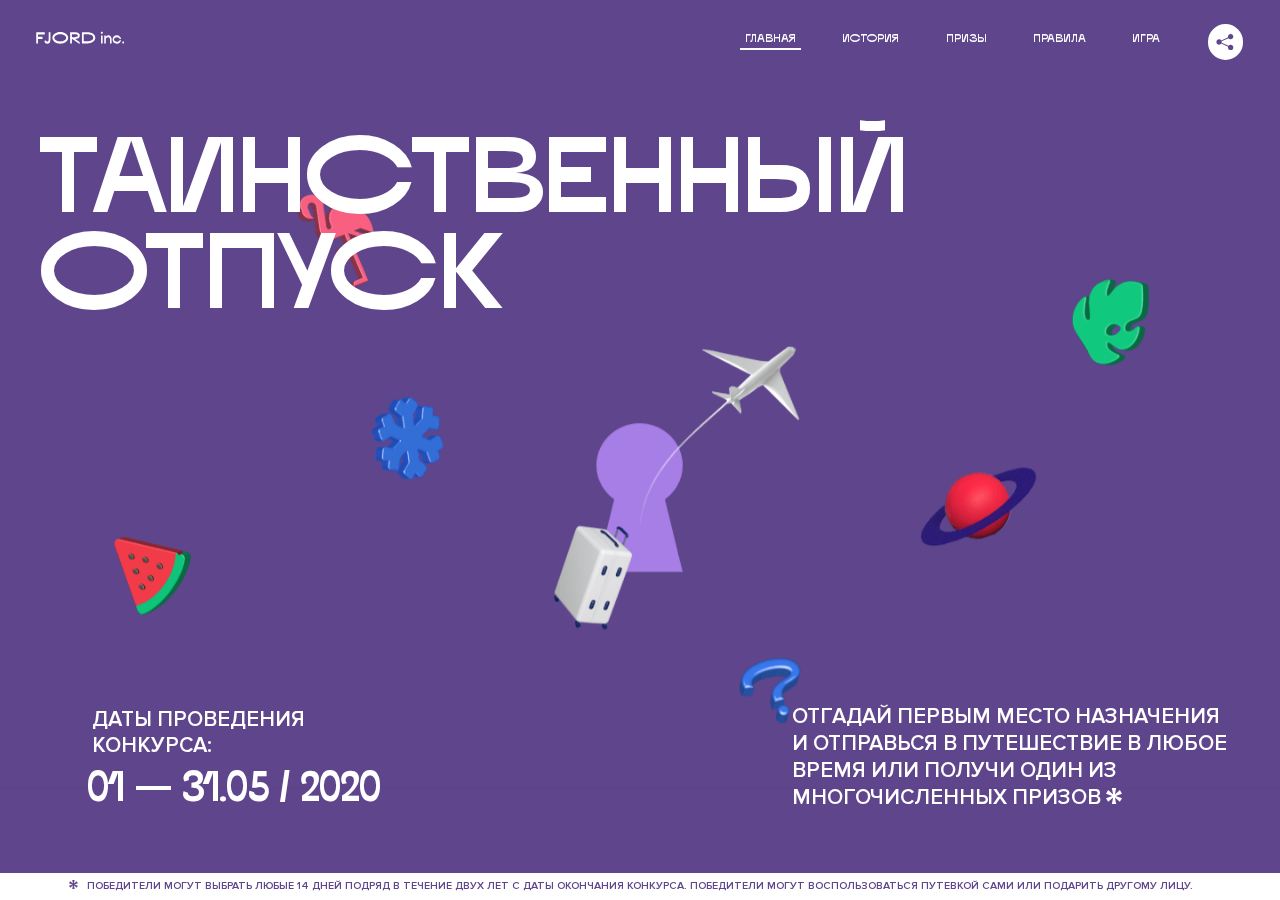
<file: 4/index.html>
<!DOCTYPE html>
<html lang="ru">
<head>
  <meta charset="UTF-8">
  <meta name="description" content="">
  <meta name="viewport" content="width=device-width, initial-scale=1.0">
  <meta http-equiv="X-UA-Compatible" content="ie=edge">
  <title>Mysterious Vacation</title>
  <link rel="stylesheet" href="css/style.min.css">
<link href="css/style.min.css" rel="stylesheet">  <base href="https://htmlacademy-animation.github.io/1314075-magic-vacation-1/4/">
</head>
<body>

  <header class="page-header js-header">
    <div class="page-header__wrapper">
      <a href="#" class="page-header__logo" aria-label="Перейти на страницу FJORD.Inc">
        <svg width="100" height="15" viewBox="0 0 100 15" fill="none" xmlns="http://www.w3.org/2000/svg">
          <path d="M0.26 1.4V14H2.276V8.906H7.334V6.44H2.276V3.848H9.872V1.4H0.26ZM12.733 14.36C15.127 14.36 16.243 12.65 16.243 9.5V1.4H14.263V8.96C14.263 11.21 13.723 11.876 12.733 11.876C11.833 11.876 11.473 11.3 11.347 10.58L9.36702 10.94C9.63702 13.046 10.663 14.36 12.733 14.36ZM18.3918 7.7C18.3918 11.372 22.3878 14.36 27.3198 14.36C32.2518 14.36 36.2478 11.372 36.2478 7.7C36.2478 4.028 32.2518 1.04 27.3198 1.04C22.3878 1.04 18.3918 4.028 18.3918 7.7ZM20.6058 7.7C20.6058 5.378 23.6118 3.524 27.3198 3.524C30.9918 3.524 33.9798 5.378 33.9798 7.7C33.9798 10.004 30.9918 11.858 27.3198 11.858C23.6118 11.858 20.6058 10.004 20.6058 7.7ZM40.403 14V8.906H40.799L49.079 14.702V12.38L44.039 8.906H44.201C47.999 8.906 49.277 7.304 49.277 5.162C49.277 3.092 47.999 1.4 44.201 1.4H38.387V14H40.403ZM43.535 3.722C45.785 3.722 47.045 4.136 47.045 5.432C47.045 6.764 45.785 7.034 43.535 7.034H40.403V3.722H43.535ZM51.6936 1.382V14H57.8676C62.7456 14 66.7236 11.534 66.7236 7.7C66.7236 3.848 62.7456 1.382 57.8676 1.382H51.6936ZM53.7096 11.624V3.722H57.5436C61.5396 3.722 64.4916 5.018 64.4916 7.7C64.4916 10.238 61.5396 11.624 57.5436 11.624H53.7096ZM73.1832 14.018H74.9832V5H73.1832V14.018ZM72.9132 1.976C72.9132 2.57 73.3992 3.092 74.0832 3.092C74.7492 3.092 75.2352 2.57 75.2352 1.976C75.2352 1.382 74.7672 0.805999 74.0832 0.805999C73.3812 0.805999 72.9132 1.382 72.9132 1.976ZM76.7867 14H78.5687V9.104C78.7487 8.006 79.5947 6.962 81.0887 6.962C82.1147 6.962 83.2667 7.448 83.2667 9.554V14H85.0487V9.014C85.0487 6.152 83.2307 4.73 81.3587 4.73C79.9187 4.73 79.0727 5.558 78.5687 6.854V5H76.7867V14ZM90.9898 14.27C93.5098 14.27 95.3818 12.506 95.7238 10.328H94.0498C93.7258 11.3 92.6998 12.02 90.9898 12.02C88.8478 12.02 87.7678 10.922 87.7678 9.59C87.7678 8.24 88.8478 6.962 90.9898 6.962C92.7538 6.962 93.7978 7.844 94.0858 8.924H95.7418C95.4358 6.71 93.6178 4.73 90.9898 4.73C88.0918 4.73 86.1298 7.124 86.1298 9.59C86.1298 12.074 88.1278 14.27 90.9898 14.27ZM97.0693 12.938C97.0693 13.658 97.5553 14.144 98.2753 14.144C98.9953 14.144 99.4813 13.658 99.4813 12.938C99.4813 12.2 98.9953 11.714 98.2753 11.714C97.5553 11.714 97.0693 12.2 97.0693 12.938Z" fill="currentColor"></path>
        </svg>
      </a>
      <button class="page-header__toggler js-menu-toggler" type="button" aria-label="Управление мобильным меню"><span>Меню</span></button>
      <nav class="page-header__nav">
        <div class="page-header__menu js-menu" id="menu">
          <ul>
            <li>
              <a class="js-menu-link active" href="#top" data-href="top">главная</a>
            </li>
            <li>
              <a class="js-menu-link" href="#story" data-href="story">история</a>
            </li>
            <li>
              <a class="js-menu-link" href="#prizes" data-href="prizes">призы</a>
            </li>
            <li>
              <a class="js-menu-link" href="#rules" data-href="rules">правила</a>
            </li>
            <li>
              <a class="js-menu-link" href="#game" data-href="game">игра</a>
            </li>
          </ul>
        </div>
        <div class="page-header__social">
          <div class="social-block js-social-block">
            <button class="social-block__toggler" aria-label="Управлять блоком с социальными кнопками">
              <svg width="26" height="22" viewBox="0 0 27 22" fill="none" xmlns="http://www.w3.org/2000/svg">
                <path d="M19.6721 7.43664C21.6273 7.43664 23.213 5.85095 23.213 3.89566C23.213 1.94037 21.6273 0.354675 19.6721 0.354675C17.7168 0.354675 16.1311 1.94037 16.1311 3.89566C16.1311 4.19968 16.1728 4.49178 16.2458 4.77345L7.21751 8.95527C6.57519 8.05214 5.52303 7.46049 4.33078 7.46049C2.37549 7.46049 0.789795 9.04618 0.789795 11.0015C0.789795 12.9568 2.37549 14.5425 4.33078 14.5425C5.52303 14.5425 6.57668 13.9508 7.21751 13.0477L16.2458 17.2295C16.1743 17.5112 16.1311 17.8033 16.1311 18.1073C16.1311 20.0626 17.7168 21.6483 19.6721 21.6483C21.6273 21.6483 23.213 20.0626 23.213 18.1073C23.213 16.152 21.6273 14.5663 19.6721 14.5663C18.4798 14.5663 17.4262 15.158 16.7853 16.0611L7.75701 11.8793C7.82854 11.5976 7.87176 11.3055 7.87176 11.0015C7.87176 10.6974 7.83003 10.4053 7.75701 10.1237L16.7853 5.94186C17.4262 6.84499 18.4783 7.43664 19.6721 7.43664Z" fill="currentColor"></path>
              </svg>
            </button>
            <ul class="social-block__list">
              <li>
                <a class="social-block__link social-block__link--fb" href="#" aria-label="Мы на Facebook">
                  <svg width="8" height="17" viewBox="0 0 8 17" fill="none" xmlns="http://www.w3.org/2000/svg">
                    <path d="M4.24646 16.9899H1.09275L1.05793 8.49828H0V5.30707H1.05793V3.81124C1.05793 1.42084 2.57654 0 5.21735 0H7.41758V3.18585H5.30841C4.28262 3.18585 4.2478 3.48582 4.2478 4.24914V5.30707H7.42964L7.16716 8.49828H4.2478V16.9899H4.24646Z" fill="currentColor"></path>
                  </svg>
                </a>
              </li>
              <li>
                <a class="social-block__link social-block__link--insta" href="#" aria-label="Мы в Instagram">
                  <svg width="15" height="15" viewBox="0 0 15 15" fill="none" xmlns="http://www.w3.org/2000/svg">
                    <path d="M11.0197 0H4.19806C2.14246 0 0.471191 1.66993 0.471191 3.72285V10.5499C0.471191 12.6082 2.14112 14.2727 4.19806 14.2727H11.0197C13.0753 14.2727 14.7466 12.6082 14.7466 10.5499V3.72285C14.7466 1.67127 13.0753 0 11.0197 0ZM11.0197 12.4849H4.19806C3.13076 12.4849 2.26432 11.6158 2.26432 10.5512V3.72419C2.26432 2.65956 3.13076 1.79715 4.19806 1.79715H11.0197C12.087 1.79715 12.9535 2.6609 12.9535 3.72419V10.5512C12.9535 11.6145 12.087 12.4849 11.0197 12.4849Z" fill="currentColor"></path>
                    <path d="M7.60887 3.11084C5.38989 3.11084 3.58203 4.9187 3.58203 7.14036C3.58203 9.35532 5.38989 11.1645 7.60887 11.1645C9.83053 11.1645 11.6357 9.35666 11.6357 7.14036C11.6357 4.9187 9.83053 3.11084 7.60887 3.11084ZM7.60887 9.36871C6.37551 9.36871 5.37784 8.37372 5.37784 7.14036C5.37784 5.90699 6.37551 4.90665 7.60887 4.90665C8.83822 4.90665 9.84259 5.90833 9.84259 7.14036C9.84392 8.37238 8.83822 9.36871 7.60887 9.36871Z" fill="currentColor"></path>
                    <path d="M11.3573 2.35962C10.8256 2.35962 10.3931 2.79752 10.3931 3.32381C10.3931 3.85546 10.8256 4.29336 11.3573 4.29336C11.8862 4.29336 12.3215 3.85546 12.3215 3.32381C12.3215 2.79752 11.8862 2.35962 11.3573 2.35962Z" fill="currentColor"></path>
                  </svg>
                </a>
              </li>
              <li>
                <a class="social-block__link social-block__link--vk" href="#" aria-label="Мы ВКонтакте">
                  <svg width="17" height="10" viewBox="0 0 17 10" fill="none" xmlns="http://www.w3.org/2000/svg">
                    <path d="M14.1234 4.9002C14.1234 4.9002 16.3623 1.72708 16.5866 0.680242C16.6595 0.312285 16.4947 0.103188 16.1069 0.103188C16.1069 0.103188 14.8193 0.103188 14.168 0.103188C13.7235 0.103188 13.5587 0.293278 13.4235 0.579768C13.4235 0.579768 12.3724 2.82553 11.0969 4.24712C10.6861 4.70333 10.4781 4.84318 10.2511 4.84318C10.0646 4.84318 9.98625 4.6911 9.98625 4.27834V0.649016C9.98625 0.147997 9.92545 0.00135496 9.5066 0.00135496H6.39628C6.15578 0.00135496 6.0085 0.134417 6.0085 0.324506C6.0085 0.801084 6.73406 0.908351 6.73406 2.20231V4.87305C6.73406 5.40529 6.70569 5.61575 6.45303 5.61575C5.78016 5.61575 4.19528 3.30618 3.30623 0.678887C3.12923 0.145282 2.93737 0 2.43475 0H0.486409C0.205373 0 0 0.190085 0 0.476576C0 0.991172 0.60666 3.40801 2.99277 6.64358C4.59927 8.8201 6.70569 10 8.60269 10C9.76196 10 10.0416 9.80312 10.0416 9.31432V7.63883C10.0416 7.22607 10.2065 7.04956 10.4429 7.04956C10.7078 7.04956 11.1847 7.13238 12.2805 8.22268C13.5843 9.47862 13.6762 10 14.3896 10H16.5676C16.7919 10 17 9.89273 17 9.52342C17 9.02919 16.3623 8.15343 15.384 7.10659C14.9801 6.56755 14.3302 5.98914 14.1248 5.72301C13.8275 5.40801 13.9154 5.23014 14.1234 4.9002Z" fill="currentColor"></path>
                  </svg>
                </a>
              </li>
            </ul>
          </div>
        </div>
      </nav>
    </div>
  </header>

  <main class="page-content">

    <section class="animation-screen"></section>

    <section class="screen screen--hidden screen--intro js-scrollspy" id="top">
      <div class="screen__wrapper">
        <div class="intro">
          <h1 class="intro__title">Таинственный отпуск</h1>
          <div class="intro__content">
            <div class="intro__info">
              <p class="intro__label">Даты проведения конкурса:</p>
              <p class="intro__date">01 — 31.05 / 2020</p>
            </div>
            <div class="intro__message">
              <p>
                Отгадай первым место назначения и&nbsp;отправься в&nbsp;путешествие в&nbsp;любое время или получи один из многочисленных призов
                <svg width="16" height="16" viewBox="0 0 10 10" fill="none" xmlns="http://www.w3.org/2000/svg">
                  <path d="M0 6.35337L3.90271 4.99012L0 3.64663L1.34615 1.32374L4.44287 4.01073L3.67364 0H6.34615L5.57692 4.01073L8.65385 1.32374L10 3.64663L6.13405 4.99012L10 6.35337L8.65385 8.65651L5.57692 5.98927L6.34615 10H3.67364L4.44287 5.96952L1.34615 8.65651L0 6.35337Z" fill="currentColor"></path>
                </svg>
              </p>
            </div>
          </div>
        </div>
      </div>
      <div class="screen__footer js-footer">
        <button class="screen__footer-enlarge js-footer-toggler" type="button" aria-label="Показать сообщение">
          <svg width="10" height="10" viewBox="0 0 10 10" fill="none" xmlns="http://www.w3.org/2000/svg">
            <path d="M0 6.35337L3.90271 4.99012L0 3.64663L1.34615 1.32374L4.44287 4.01073L3.67364 0H6.34615L5.57692 4.01073L8.65385 1.32374L10 3.64663L6.13405 4.99012L10 6.35337L8.65385 8.65651L5.57692 5.98927L6.34615 10H3.67364L4.44287 5.96952L1.34615 8.65651L0 6.35337Z" fill="currentColor"></path>
          </svg>
        </button>
        <button class="screen__footer-collapse js-footer-toggler" type="button" aria-label="Скрыть сообщение">
          <svg width="13" height="13" viewBox="0 0 13 13" fill="none" xmlns="http://www.w3.org/2000/svg">
            <line x1="12.3536" y1="0.353553" x2="0.738349" y2="11.9688" stroke="currentColor"></line>
            <line x1="0.738319" y1="0.539925" x2="12.3535" y2="12.1551" stroke="currentColor"></line>
          </svg>
        </button>
        <div class="screen__footer-wrapper">
          <div class="screen__footer-announce">
            <p class="screen__footer-label">Даты проведения конкурса:</p>
            <p class="screen__footer-date">01 — 31.05 / 2020</p>
          </div>
          <div class="screen__footer-note">
            <p>
              <svg width="10" height="10" viewBox="0 0 10 10" fill="none" xmlns="http://www.w3.org/2000/svg">
                <path d="M0 6.35337L3.90271 4.99012L0 3.64663L1.34615 1.32374L4.44287 4.01073L3.67364 0H6.34615L5.57692 4.01073L8.65385 1.32374L10 3.64663L6.13405 4.99012L10 6.35337L8.65385 8.65651L5.57692 5.98927L6.34615 10H3.67364L4.44287 5.96952L1.34615 8.65651L0 6.35337Z" fill="currentColor"></path>
              </svg>
              <span>Победители могут выбрать любые 14 дней подряд в&nbsp;течение двух лет с&nbsp;даты окончания конкурса. Победители могут воспользоваться путевкой сами или подарить другому лицу.</span>
            </p>
          </div>
        </div>
      </div>
    </section>

    <section class="screen screen--hidden screen--story js-scrollspy" id="story">

      <div class="slider swiper-container js-slider">

        <div class="swiper-wrapper">

          <div class="slider__item swiper-slide">
            <h2 class="slider__item-title">История</h2>
            <p class="slider__item-text">Джеймс Таргет был основателем компании &laquo;Fjord Inc.&raquo;. С&nbsp;1965 года &laquo;Fjord Inc.&raquo; прославилась надёжными и&nbsp;удобными чемоданами и&nbsp;аксессуарами для туристов.</p>
          </div>

          <div class="slider__item swiper-slide">
            <p class="slider__item-text">Когда Джеймсу было 7&nbsp;лет, в&nbsp;их&nbsp;доме гостил дядюшка и&nbsp;развлекал детей рассказами о&nbsp;своей поездке в&nbsp;место, показавшееся малышу Таргету невероятным. Тогда Джеймс решил, что однажды посетит его, но&nbsp;не&nbsp;будет рассказывать о&nbsp;мечте, пока не&nbsp;осуществит.</p>
          </div>

          <div class="slider__item swiper-slide">
            <p class="slider__item-text">Джеймс Таргет стал увлеченным путешественником. Он&nbsp;посетил 5&nbsp;континентов, 126&nbsp;стран.</p>
          </div>

          <div class="slider__item swiper-slide">
            <p class="slider__item-text">Он&nbsp;сплавлялся по&nbsp;Амазонке и&nbsp;погружался в&nbsp;пещеры Франции, медитировал в&nbsp;горах Тибета и&nbsp;пожимал руку вождя племени Акугауа.</p>
          </div>

          <div class="slider__item swiper-slide">
            <p class="slider__item-text">Из&nbsp;своих поездок Джеймс Таргет привозил идеи, как сделать свои чемоданы &laquo;Fjord Inc.&raquo; удобными и&nbsp;приспособленными к&nbsp;разным дорожным условиям.</p>
          </div>

          <div class="slider__item swiper-slide">
            <p class="slider__item-text">Всё это время Джеймс не&nbsp;оставлял идею поездки своей мечты. Однако, как только он&nbsp;брался за&nbsp;планирование, возникали препятствия, не&nbsp;позволяющие отправиться туда.</p>
          </div>

          <div class="slider__item swiper-slide">
            <p class="slider__item-text">В&nbsp;возрасте 67&nbsp;лет Джеймс Таргет попал под лавину и&nbsp;погиб. В&nbsp;своём завещании он&nbsp;поручил отправить в&nbsp;заветное путешествие трёх смельчаков, единых с&nbsp;ним духом.</p>
          </div>

          <div class="slider__item swiper-slide">
            <p class="slider__item-text">Тех, кто сможет узнать таинственное место, задавая вопросы специально обученному ИИ&nbsp;&laquo;Соне&raquo;, ждет фантастическое путешествие.</p>
          </div>
        </div>
        <div class="slider__controls">
          <button class="slider__control slider__control--prev js-control-prev" type="button" aria-label="Показать предыдущую историю">
            <svg width="12" height="22" viewBox="0 0 12 22" fill="none" xmlns="http://www.w3.org/2000/svg">
              <path d="M11 1L1 11L11 21" stroke="currentColor" stroke-width="2" stroke-linejoin="round"></path>
            </svg>
          </button>
          <button class="slider__control slider__control--next js-control-next" type="button" aria-label="Показать следующую историю">
            <svg width="12" height="22" viewBox="0 0 12 22" fill="none" xmlns="http://www.w3.org/2000/svg">
              <path d="M1 1L11 11L1 21" stroke="currentColor" stroke-width="2" stroke-linejoin="round"></path>
            </svg>
          </button>
        </div>
        <div class="slider__pagination swiper-pagination"></div>
      </div>
    </section>

    <section class="screen screen--hidden screen--prizes js-scrollspy" id="prizes">
      <div class="screen__wrapper">
        <div class="prizes">
          <h2 class="prizes__title">ПРизы</h2>
          <div class="prizes__lead">
            <p>Найди ответ и&nbsp;получи один из&nbsp;призов:</p>
          </div>
          <ul class="prizes__list">
            <li class="prizes__item prizes__item--journeys">
              <div class="prizes__icon">
                <picture>
                  <source srcset="img/prize1-mob.svg" media="(orientation: portrait)">
                  <img src="img/prize1.svg" alt="">
                </picture>
              </div>
              <p class="prizes__desc">
                <b>3</b>
                <span>загадочных путешествия</span>
              </p>
            </li>
            <li class="prizes__item prizes__item--cases">
              <div class="prizes__icon">
                <picture>
                  <source srcset="img/prize2-mob.svg" media="(orientation: portrait)">
                  <img src="img/prize2.svg" alt="">
                </picture>
              </div>
              <p class="prizes__desc">
                <b>7</b>
                <span>надежных чемоданов</span>
              </p>
            </li>
            <li class="prizes__item prizes__item--codes">
              <div class="prizes__icon">
                <picture>
                  <source srcset="img/prize3-mob.svg" media="(orientation: portrait)">
                  <img src="img/prize3.svg" alt="">
                </picture>
              </div>
              <p class="prizes__desc">
                <b>900</b>
                <span>
                  промокодов на&nbsp;скидку 15%
                  <svg width="10" height="10" viewBox="0 0 10 10" fill="none" xmlns="http://www.w3.org/2000/svg">
                    <path d="M0 6.35337L3.90271 4.99012L0 3.64663L1.34615 1.32374L4.44287 4.01073L3.67364 0H6.34615L5.57692 4.01073L8.65385 1.32374L10 3.64663L6.13405 4.99012L10 6.35337L8.65385 8.65651L5.57692 5.98927L6.34615 10H3.67364L4.44287 5.96952L1.34615 8.65651L0 6.35337Z" fill="currentColor"></path>
                  </svg>
                </span>
              </p>
            </li>
          </ul>
        </div>
      </div>
      <div class="screen__footer js-footer">
        <button class="screen__footer-enlarge js-footer-toggler" type="button" aria-label="Показать сообщение">
          <svg width="10" height="10" viewBox="0 0 10 10" fill="none" xmlns="http://www.w3.org/2000/svg">
            <path d="M0 6.35337L3.90271 4.99012L0 3.64663L1.34615 1.32374L4.44287 4.01073L3.67364 0H6.34615L5.57692 4.01073L8.65385 1.32374L10 3.64663L6.13405 4.99012L10 6.35337L8.65385 8.65651L5.57692 5.98927L6.34615 10H3.67364L4.44287 5.96952L1.34615 8.65651L0 6.35337Z" fill="currentColor"></path>
          </svg>
        </button>
        <button class="screen__footer-collapse js-footer-toggler" type="button" aria-label="Скрыть сообщение">
          <svg width="13" height="13" viewBox="0 0 13 13" fill="none" xmlns="http://www.w3.org/2000/svg">
            <line x1="12.3536" y1="0.353553" x2="0.738349" y2="11.9688" stroke="currentColor"></line>
            <line x1="0.738319" y1="0.539925" x2="12.3535" y2="12.1551" stroke="currentColor"></line>
          </svg>
        </button>
        <div class="screen__footer-wrapper">
          <div class="screen__footer-announce">
            <p class="screen__footer-label">Даты проведения конкурса:</p>
            <p class="screen__footer-date">01 — 31.05 / 2020</p>
          </div>
          <div class="screen__footer-note">
            <p>
              <svg width="10" height="10" viewBox="0 0 10 10" fill="none" xmlns="http://www.w3.org/2000/svg">
                <path d="M0 6.35337L3.90271 4.99012L0 3.64663L1.34615 1.32374L4.44287 4.01073L3.67364 0H6.34615L5.57692 4.01073L8.65385 1.32374L10 3.64663L6.13405 4.99012L10 6.35337L8.65385 8.65651L5.57692 5.98927L6.34615 10H3.67364L4.44287 5.96952L1.34615 8.65651L0 6.35337Z" fill="currentColor"></path>
              </svg>
              <span>Скидка&nbsp;15% на&nbsp;единоразовое приобретение путёвки с&nbsp;1&nbsp;июня 2020 по&nbsp;31&nbsp;мая 2022&nbsp;года. Суммируется с&nbsp;другими акциями</span>
            </p>
          </div>
        </div>
      </div>
    </section>

    <section class="screen screen--hidden screen--rules js-scrollspy" id="rules">
      <div class="screen__wrapper">
        <div class="rules">
          <h2 class="rules__title">Правила</h2>
          <div class="rules__lead">
            <p>Для того чтобы получить наследство Джеймса Таргета, тебе нужно выведать у&nbsp;&laquo;Сони&raquo;, куда предстоит отправиться тебе в&nbsp;случае победы</p>
          </div>
          <ol class="rules__list">
            <li class="rules__item">
              <p>Тебе отводится <br>5&nbsp;минут</p>
            </li>
            <li class="rules__item">
              <p>Задавай любые вопросы в&nbsp;текстовом поле</p>
            </li>
            <li class="rules__item">
              <p>Нажимай кнопку &laquo;Узнать&raquo;, чтобы получить ответ</p>
            </li>
            <li class="rules__item">
              <p>&laquo;Соня&raquo; может отвечать только&nbsp;Да или Нет</p>
            </li>
          </ol>
          <a href="#game" class="rules__link btn">Погнали!</a>
        </div>
      </div>
      <div class="screen__disclaimer">
        <div class="disclaimer">
          <ul>
            <li>
              <a href="#">Правовая информация</a>
            </li>
            <li>
              <a href="#">Подробные правила</a>
            </li>
          </ul>
        </div>
      </div>
    </section>

    <section class="screen screen--hidden screen--game js-scrollspy" id="game">
      <div class="screen__wrapper">
        <div class="game">
          <div class="game__header">
            <h2 class="game__title">Игра</h2>
            <div class="game__counter">
              <span>05</span>:<span>00</span>
            </div>
          </div>
          <div class="game__body">
            <div class="chat">
              <div class="chat__body js-chat">
                <ul class="chat__list" id="messages"></ul>
              </div>
              <div class="chat__footer">
                <form action="#" method="post" class="form" id="message-form">
                  <label for="message-field" class="visually-hidden">Поле для ввода вопроса</label>
                  <input type="text" class="form__field" id="message-field">
                  <button class="form__button btn">
                    Узнать
                    <svg width="18" height="19" viewBox="0 0 18 19" fill="none" xmlns="http://www.w3.org/2000/svg">
                      <path stroke="currentColor" stroke-width="2" d="M9 19V1"></path>
                      <path d="M1 9l8-8 8 8" stroke="currentColor" stroke-width="2" stroke-linejoin="round"></path>
                    </svg>
                  </button>
                </form>
              </div>
            </div>
          </div>
          <!-- временные кнопки для показа результата -->
          <div class="game__buttons">
            <button class="game__button btn js-show-result" type="button" data-target="result">Положительный результат</button>
            <button class="game__button btn js-show-result" type="button" data-target="result2">Положительный результат - 2</button>
            <button class="game__button btn js-show-result" type="button" data-target="result3">Отрицательный результат</button>
          </div>
        </div>
      </div>
    </section>

    <section class="screen screen--hidden screen--result" id="result">
      <div class="screen__wrapper">
        <div class="result result--trip">
          <div class="result__image">
            <picture>
              <source srcset="img/result1-mob.png 1x, img/result1-mob@2x.png 2x" media="(max-width: 768px) and (orientation: portrait)">
              <img src="img/result1.png" srcset="img/result1@2x.png 2x" alt="">
            </picture>
          </div>
          <h2 class="result__title">
            <span class="visually-hidden">ПОбеда!</span>
            <svg xmlns="http://www.w3.org/2000/svg" viewBox="0 0 568.85 109.24">
              <path d="M16,24.44V92H2.6V8H75V92H61.52V24.44H16Z" transform="translate(-2.1 -1.5)" fill="none" stroke="currentColor"></path>
              <path d="M148.76,5.6c32.88,0,59.52,19.92,59.52,44.4s-26.64,44.4-59.52,44.4S89.24,74.48,89.24,50,115.88,5.6,148.76,5.6Zm0,72.12c24.48,0,44.4-12.36,44.4-27.72s-19.92-27.84-44.4-27.84C124,22.16,104,34.52,104,50S124,77.72,148.76,77.72Z" transform="translate(-2.1 -1.5)" fill="none" stroke="currentColor"></path>
              <path d="M287.36,8V24.44H236v14.4h25.32c25.44,0,34,11.16,34,26.52,0,15.6-8.52,26.64-34,26.64H222.56V8h64.8ZM256.88,76.52c15.12,0,23.52-2,23.52-11.52S272,54.44,256.88,54.44H236V76.52h20.88Z" transform="translate(-2.1 -1.5)" fill="none" stroke="currentColor"></path>
              <path d="M371.47,8V24.44H320.84V41.6h33.6V58h-33.6V75.56h50.64V92H307.4V8h64.08Z" transform="translate(-2.1 -1.5)" fill="none" stroke="currentColor"></path>
              <path d="M382.39,110.24V75.56h7.44c4.56-4.68,7.8-18.36,8.76-56L399,8h48.6V75.56h10v34.68H442.87V92H397v18.24H382.39Zm51.72-34.68V24.44H411.55v3.12c-0.48,22.44-3.24,37.68-7.2,48h29.76Z" transform="translate(-2.1 -1.5)" fill="none" stroke="currentColor"></path>
              <path d="M463.75,92l28-84h27.12l28.08,84H533.47l-7.8-23.52h-37.8L480.07,92H463.75Zm56.64-40L507,11.84,493.51,52h26.88Z" transform="translate(-2.1 -1.5)" fill="none" stroke="currentColor"></path>
              <path d="M554.12,70.4L555.55,2H569l1.44,68.4H554.12Zm8.28,6.36c4.8,0,8,3.24,8,8.16a8,8,0,1,1-16.08,0C554.35,80,557.59,76.76,562.39,76.76Z" transform="translate(-2.1 -1.5)" fill="none" stroke="currentColor"></path>
            </svg>
          </h2>
          <div class="result__text">
            <p>ты&nbsp;отправляешься в&nbsp;Арктику!</p>
          </div>
          <div class="result__form">
            <form action="#" method="post" class="form form--result">
              <label for="email-field" class="form__label">зарегистрируй результат</label>
              <input type="email" class="form__field" id="email-field" placeholder="e-mail для регистации результата и получения приза" required="">
              <button class="form__button btn">
                отправить
                <svg width="18" height="19" viewBox="0 0 18 19" fill="none" xmlns="http://www.w3.org/2000/svg">
                  <path stroke="currentColor" stroke-width="2" d="M9 19V1"></path>
                  <path d="M1 9l8-8 8 8" stroke="currentColor" stroke-width="2" stroke-linejoin="round"></path>
                </svg>
              </button>
            </form>
          </div>
        </div>
      </div>
    </section>

    <section class="screen screen--hidden screen--result" id="result2">
      <div class="screen__wrapper">
        <div class="result result--prize">
          <div class="result__image">
            <picture>
              <source srcset="img/result2-mob.png 1x, img/result2-mob@2x.png 2x" media="(max-width: 768px) and (orientation: portrait)">
              <img src="img/result2.png" srcset="img/result2@2x.png 2x" alt="">
            </picture>
          </div>
          <h2 class="result__title">
            <span class="visually-hidden">ПОбеда!</span>
            <svg xmlns="http://www.w3.org/2000/svg" viewBox="0 0 568.85 109.24">
              <path d="M16,24.44V92H2.6V8H75V92H61.52V24.44H16Z" transform="translate(-2.1 -1.5)" fill="none" stroke="currentColor"></path>
              <path d="M148.76,5.6c32.88,0,59.52,19.92,59.52,44.4s-26.64,44.4-59.52,44.4S89.24,74.48,89.24,50,115.88,5.6,148.76,5.6Zm0,72.12c24.48,0,44.4-12.36,44.4-27.72s-19.92-27.84-44.4-27.84C124,22.16,104,34.52,104,50S124,77.72,148.76,77.72Z" transform="translate(-2.1 -1.5)" fill="none" stroke="currentColor"></path>
              <path d="M287.36,8V24.44H236v14.4h25.32c25.44,0,34,11.16,34,26.52,0,15.6-8.52,26.64-34,26.64H222.56V8h64.8ZM256.88,76.52c15.12,0,23.52-2,23.52-11.52S272,54.44,256.88,54.44H236V76.52h20.88Z" transform="translate(-2.1 -1.5)" fill="none" stroke="currentColor"></path>
              <path d="M371.47,8V24.44H320.84V41.6h33.6V58h-33.6V75.56h50.64V92H307.4V8h64.08Z" transform="translate(-2.1 -1.5)" fill="none" stroke="currentColor"></path>
              <path d="M382.39,110.24V75.56h7.44c4.56-4.68,7.8-18.36,8.76-56L399,8h48.6V75.56h10v34.68H442.87V92H397v18.24H382.39Zm51.72-34.68V24.44H411.55v3.12c-0.48,22.44-3.24,37.68-7.2,48h29.76Z" transform="translate(-2.1 -1.5)" fill="none" stroke="currentColor"></path>
              <path d="M463.75,92l28-84h27.12l28.08,84H533.47l-7.8-23.52h-37.8L480.07,92H463.75Zm56.64-40L507,11.84,493.51,52h26.88Z" transform="translate(-2.1 -1.5)" fill="none" stroke="currentColor"></path>
              <path d="M554.12,70.4L555.55,2H569l1.44,68.4H554.12Zm8.28,6.36c4.8,0,8,3.24,8,8.16a8,8,0,1,1-16.08,0C554.35,80,557.59,76.76,562.39,76.76Z" transform="translate(-2.1 -1.5)" fill="none" stroke="currentColor"></path>
            </svg>
          </h2>
          <div class="result__text">
            <p>чемодан &laquo;Fjord&nbsp;Inc.&raquo;&nbsp;твой</p>
          </div>
          <div class="result__form">
            <form action="#" method="post" class="form form--result">
              <label for="email-field2" class="form__label">зарегистрируй результат</label>
              <input type="email" class="form__field" id="email-field2" placeholder="e-mail для регистации результата и получения приза" required="">
              <button class="form__button btn">
                отправить
                <svg width="18" height="19" viewBox="0 0 18 19" fill="none" xmlns="http://www.w3.org/2000/svg">
                  <path stroke="currentColor" stroke-width="2" d="M9 19V1"></path>
                  <path d="M1 9l8-8 8 8" stroke="currentColor" stroke-width="2" stroke-linejoin="round"></path>
                </svg>
              </button>
            </form>
          </div>
        </div>
      </div>
    </section>

    <section class="screen screen--hidden screen--result" id="result3">
      <div class="screen__wrapper">
        <div class="result result--negative">
          <div class="result__image">
            <picture>
              <source srcset="img/result3-mob.png 1x, img/result3-mob@2x.png 2x" media="(max-width: 768px) and (orientation: portrait)">
              <img src="img/result3.png" srcset="img/result3@2x.png 2x" alt="">
            </picture>
          </div>
          <h2 class="result__title">
            <span class="visually-hidden">Не угадал!</span>
            <svg xmlns="http://www.w3.org/2000/svg" viewBox="0 0 660.77 109.24">
              <path d="M2.66,92V8H16.1V42.2H53.3V8H66.74V92H53.3V58.64H16.1V92H2.66Z" transform="translate(-2.16 -1.5)" fill="none" stroke="currentColor"></path>
              <path d="M147.62,8V24.44H97V41.6h33.6V58H97V75.56h50.64V92H83.54V8h64.08Z" transform="translate(-2.16 -1.5)" fill="none" stroke="currentColor"></path>
              <path d="M199.22,8l20.52,42.36L235.34,8h16.44l-31,84H204.38l9.48-25.92L185.78,8h13.44Z" transform="translate(-2.16 -1.5)" fill="none" stroke="currentColor"></path>
              <path d="M273.74,24.44V92H260.3V8h50.16V24.44H273.74Z" transform="translate(-2.16 -1.5)" fill="none" stroke="currentColor"></path>
              <path d="M307.1,92l28-84h27.12l28.08,84H376.82L369,68.48h-37.8L323.42,92H307.1Zm56.64-40L350.3,11.84,336.86,52h26.88Z" transform="translate(-2.16 -1.5)" fill="none" stroke="currentColor"></path>
              <path d="M396.38,110.24V75.56h7.44c4.56-4.68,7.8-18.36,8.76-56L412.94,8h48.6V75.56h10v34.68H456.86V92H411v18.24H396.38ZM448.1,75.56V24.44H425.54v3.12c-0.48,22.44-3.24,37.68-7.2,48H448.1Z" transform="translate(-2.16 -1.5)" fill="none" stroke="currentColor"></path>
              <path d="M477.74,92l28-84h27.12L560.9,92H547.46l-7.8-23.52h-37.8L494.06,92H477.74Zm56.64-40-13.44-40.2L507.5,52h26.88Z" transform="translate(-2.16 -1.5)" fill="none" stroke="currentColor"></path>
              <path d="M568.7,76.88a13.77,13.77,0,0,0,5,1c6.6,0,10.44-6.24,12-58.32L586.22,8h46.2V92H619V24.44H598.82l-0.12,3.12C597.14,81,589,94.4,573.74,94.4a28.55,28.55,0,0,1-6.72-.84Z" transform="translate(-2.16 -1.5)" fill="none" stroke="currentColor"></path>
              <path d="M646.1,70.4L647.54,2H661l1.44,68.4H646.1Zm8.28,6.36c4.8,0,8,3.24,8,8.16a8,8,0,0,1-16.08,0C646.34,80,649.58,76.76,654.38,76.76Z" transform="translate(-2.16 -1.5)" fill="none" stroke="currentColor"></path>
            </svg>
          </h2>
          <button class="result__button js-play" type="button">
            не сдавайся!
            <span>
              <svg width="27" height="22" viewBox="0 0 27 22" fill="none" xmlns="http://www.w3.org/2000/svg">
                <path d="M10.6899 1.47998C5.42992 1.47998 1.16992 5.73998 1.16992 11C1.16992 16.26 5.42992 20.52 10.6899 20.52C15.9499 20.52 20.2099 16.26 20.2099 11V7.13998" stroke="currentColor" stroke-width="2" stroke-miterlimit="10"></path>
                <path d="M15.1099 12.5099L20.1499 7.13989L25.3099 12.6299" stroke="currentColor" stroke-width="2" stroke-miterlimit="10" stroke-linejoin="round"></path>
              </svg>
            </span>
          </button>
        </div>
      </div>
    </section>

  </main>

<script src="js/script.js"></script></body>
</html>
</file>
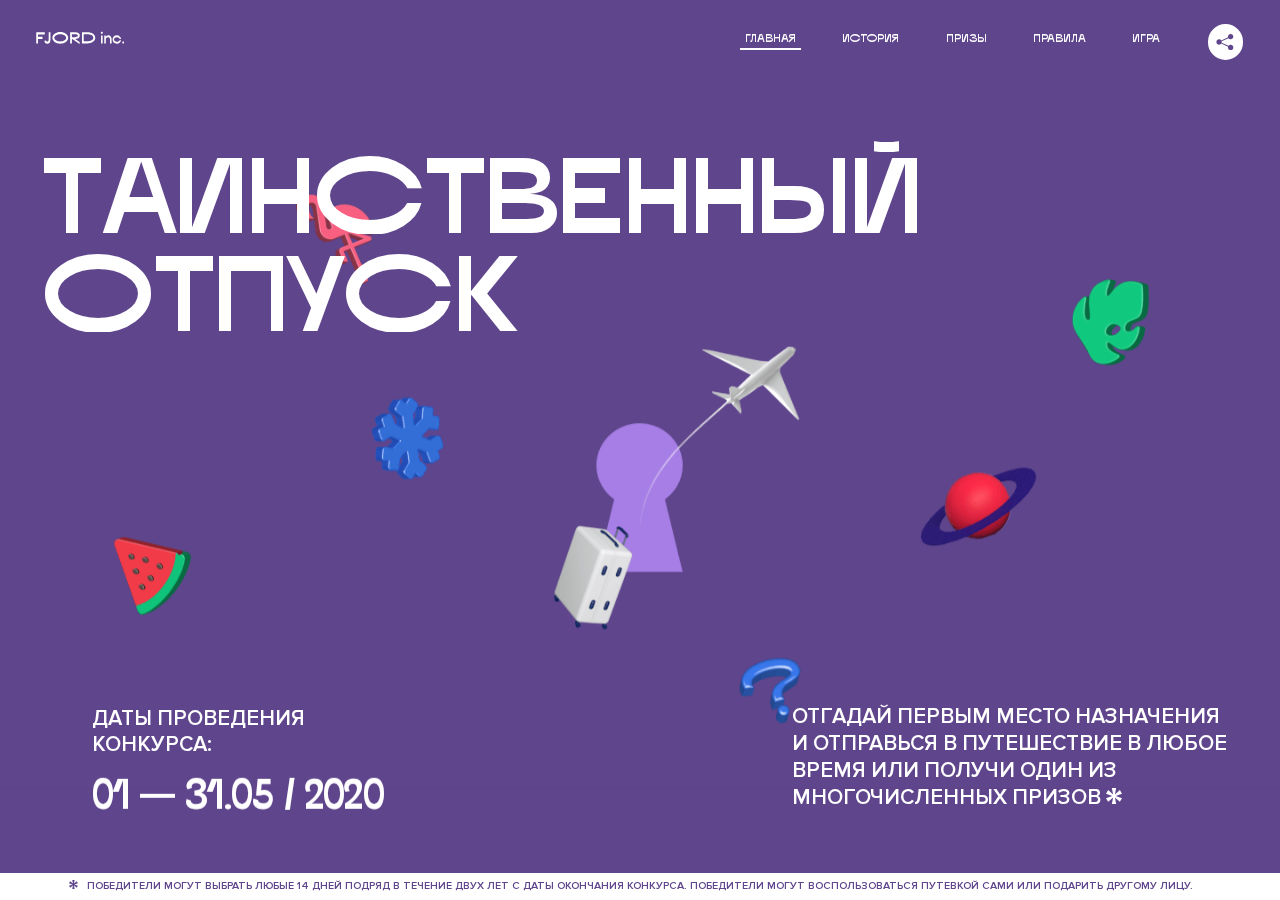
<file: 5/index.html>
<!DOCTYPE html>
<html lang="ru">
<head>
  <meta charset="UTF-8">
  <meta name="description" content="">
  <meta name="viewport" content="width=device-width, initial-scale=1.0">
  <meta http-equiv="X-UA-Compatible" content="ie=edge">
  <title>Mysterious Vacation</title>
  <link rel="stylesheet" href="css/style.min.css">
<link href="css/style.min.css" rel="stylesheet">  <base href="https://htmlacademy-animation.github.io/1314075-magic-vacation-1/5/">
</head>
<body>

  <header class="page-header js-header">
    <div class="page-header__wrapper">
      <a href="#" class="page-header__logo" aria-label="Перейти на страницу FJORD.Inc">
        <svg width="100" height="15" viewBox="0 0 100 15" fill="none" xmlns="http://www.w3.org/2000/svg">
          <path d="M0.26 1.4V14H2.276V8.906H7.334V6.44H2.276V3.848H9.872V1.4H0.26ZM12.733 14.36C15.127 14.36 16.243 12.65 16.243 9.5V1.4H14.263V8.96C14.263 11.21 13.723 11.876 12.733 11.876C11.833 11.876 11.473 11.3 11.347 10.58L9.36702 10.94C9.63702 13.046 10.663 14.36 12.733 14.36ZM18.3918 7.7C18.3918 11.372 22.3878 14.36 27.3198 14.36C32.2518 14.36 36.2478 11.372 36.2478 7.7C36.2478 4.028 32.2518 1.04 27.3198 1.04C22.3878 1.04 18.3918 4.028 18.3918 7.7ZM20.6058 7.7C20.6058 5.378 23.6118 3.524 27.3198 3.524C30.9918 3.524 33.9798 5.378 33.9798 7.7C33.9798 10.004 30.9918 11.858 27.3198 11.858C23.6118 11.858 20.6058 10.004 20.6058 7.7ZM40.403 14V8.906H40.799L49.079 14.702V12.38L44.039 8.906H44.201C47.999 8.906 49.277 7.304 49.277 5.162C49.277 3.092 47.999 1.4 44.201 1.4H38.387V14H40.403ZM43.535 3.722C45.785 3.722 47.045 4.136 47.045 5.432C47.045 6.764 45.785 7.034 43.535 7.034H40.403V3.722H43.535ZM51.6936 1.382V14H57.8676C62.7456 14 66.7236 11.534 66.7236 7.7C66.7236 3.848 62.7456 1.382 57.8676 1.382H51.6936ZM53.7096 11.624V3.722H57.5436C61.5396 3.722 64.4916 5.018 64.4916 7.7C64.4916 10.238 61.5396 11.624 57.5436 11.624H53.7096ZM73.1832 14.018H74.9832V5H73.1832V14.018ZM72.9132 1.976C72.9132 2.57 73.3992 3.092 74.0832 3.092C74.7492 3.092 75.2352 2.57 75.2352 1.976C75.2352 1.382 74.7672 0.805999 74.0832 0.805999C73.3812 0.805999 72.9132 1.382 72.9132 1.976ZM76.7867 14H78.5687V9.104C78.7487 8.006 79.5947 6.962 81.0887 6.962C82.1147 6.962 83.2667 7.448 83.2667 9.554V14H85.0487V9.014C85.0487 6.152 83.2307 4.73 81.3587 4.73C79.9187 4.73 79.0727 5.558 78.5687 6.854V5H76.7867V14ZM90.9898 14.27C93.5098 14.27 95.3818 12.506 95.7238 10.328H94.0498C93.7258 11.3 92.6998 12.02 90.9898 12.02C88.8478 12.02 87.7678 10.922 87.7678 9.59C87.7678 8.24 88.8478 6.962 90.9898 6.962C92.7538 6.962 93.7978 7.844 94.0858 8.924H95.7418C95.4358 6.71 93.6178 4.73 90.9898 4.73C88.0918 4.73 86.1298 7.124 86.1298 9.59C86.1298 12.074 88.1278 14.27 90.9898 14.27ZM97.0693 12.938C97.0693 13.658 97.5553 14.144 98.2753 14.144C98.9953 14.144 99.4813 13.658 99.4813 12.938C99.4813 12.2 98.9953 11.714 98.2753 11.714C97.5553 11.714 97.0693 12.2 97.0693 12.938Z" fill="currentColor"></path>
        </svg>
      </a>
      <button class="page-header__toggler js-menu-toggler" type="button" aria-label="Управление мобильным меню"><span>Меню</span></button>
      <nav class="page-header__nav">
        <div class="page-header__menu js-menu" id="menu">
          <ul>
            <li>
              <a class="js-menu-link active" href="#top" data-href="top">главная</a>
            </li>
            <li>
              <a class="js-menu-link" href="#story" data-href="story">история</a>
            </li>
            <li>
              <a class="js-menu-link" href="#prizes" data-href="prizes">призы</a>
            </li>
            <li>
              <a class="js-menu-link" href="#rules" data-href="rules">правила</a>
            </li>
            <li>
              <a class="js-menu-link" href="#game" data-href="game">игра</a>
            </li>
          </ul>
        </div>
        <div class="page-header__social">
          <div class="social-block js-social-block">
            <button class="social-block__toggler" aria-label="Управлять блоком с социальными кнопками">
              <svg width="26" height="22" viewBox="0 0 27 22" fill="none" xmlns="http://www.w3.org/2000/svg">
                <path d="M19.6721 7.43664C21.6273 7.43664 23.213 5.85095 23.213 3.89566C23.213 1.94037 21.6273 0.354675 19.6721 0.354675C17.7168 0.354675 16.1311 1.94037 16.1311 3.89566C16.1311 4.19968 16.1728 4.49178 16.2458 4.77345L7.21751 8.95527C6.57519 8.05214 5.52303 7.46049 4.33078 7.46049C2.37549 7.46049 0.789795 9.04618 0.789795 11.0015C0.789795 12.9568 2.37549 14.5425 4.33078 14.5425C5.52303 14.5425 6.57668 13.9508 7.21751 13.0477L16.2458 17.2295C16.1743 17.5112 16.1311 17.8033 16.1311 18.1073C16.1311 20.0626 17.7168 21.6483 19.6721 21.6483C21.6273 21.6483 23.213 20.0626 23.213 18.1073C23.213 16.152 21.6273 14.5663 19.6721 14.5663C18.4798 14.5663 17.4262 15.158 16.7853 16.0611L7.75701 11.8793C7.82854 11.5976 7.87176 11.3055 7.87176 11.0015C7.87176 10.6974 7.83003 10.4053 7.75701 10.1237L16.7853 5.94186C17.4262 6.84499 18.4783 7.43664 19.6721 7.43664Z" fill="currentColor"></path>
              </svg>
            </button>
            <ul class="social-block__list">
              <li>
                <a class="social-block__link social-block__link--fb" href="#" aria-label="Мы на Facebook">
                  <svg width="8" height="17" viewBox="0 0 8 17" fill="none" xmlns="http://www.w3.org/2000/svg">
                    <path d="M4.24646 16.9899H1.09275L1.05793 8.49828H0V5.30707H1.05793V3.81124C1.05793 1.42084 2.57654 0 5.21735 0H7.41758V3.18585H5.30841C4.28262 3.18585 4.2478 3.48582 4.2478 4.24914V5.30707H7.42964L7.16716 8.49828H4.2478V16.9899H4.24646Z" fill="currentColor"></path>
                  </svg>
                </a>
              </li>
              <li>
                <a class="social-block__link social-block__link--insta" href="#" aria-label="Мы в Instagram">
                  <svg width="15" height="15" viewBox="0 0 15 15" fill="none" xmlns="http://www.w3.org/2000/svg">
                    <path d="M11.0197 0H4.19806C2.14246 0 0.471191 1.66993 0.471191 3.72285V10.5499C0.471191 12.6082 2.14112 14.2727 4.19806 14.2727H11.0197C13.0753 14.2727 14.7466 12.6082 14.7466 10.5499V3.72285C14.7466 1.67127 13.0753 0 11.0197 0ZM11.0197 12.4849H4.19806C3.13076 12.4849 2.26432 11.6158 2.26432 10.5512V3.72419C2.26432 2.65956 3.13076 1.79715 4.19806 1.79715H11.0197C12.087 1.79715 12.9535 2.6609 12.9535 3.72419V10.5512C12.9535 11.6145 12.087 12.4849 11.0197 12.4849Z" fill="currentColor"></path>
                    <path d="M7.60887 3.11084C5.38989 3.11084 3.58203 4.9187 3.58203 7.14036C3.58203 9.35532 5.38989 11.1645 7.60887 11.1645C9.83053 11.1645 11.6357 9.35666 11.6357 7.14036C11.6357 4.9187 9.83053 3.11084 7.60887 3.11084ZM7.60887 9.36871C6.37551 9.36871 5.37784 8.37372 5.37784 7.14036C5.37784 5.90699 6.37551 4.90665 7.60887 4.90665C8.83822 4.90665 9.84259 5.90833 9.84259 7.14036C9.84392 8.37238 8.83822 9.36871 7.60887 9.36871Z" fill="currentColor"></path>
                    <path d="M11.3573 2.35962C10.8256 2.35962 10.3931 2.79752 10.3931 3.32381C10.3931 3.85546 10.8256 4.29336 11.3573 4.29336C11.8862 4.29336 12.3215 3.85546 12.3215 3.32381C12.3215 2.79752 11.8862 2.35962 11.3573 2.35962Z" fill="currentColor"></path>
                  </svg>
                </a>
              </li>
              <li>
                <a class="social-block__link social-block__link--vk" href="#" aria-label="Мы ВКонтакте">
                  <svg width="17" height="10" viewBox="0 0 17 10" fill="none" xmlns="http://www.w3.org/2000/svg">
                    <path d="M14.1234 4.9002C14.1234 4.9002 16.3623 1.72708 16.5866 0.680242C16.6595 0.312285 16.4947 0.103188 16.1069 0.103188C16.1069 0.103188 14.8193 0.103188 14.168 0.103188C13.7235 0.103188 13.5587 0.293278 13.4235 0.579768C13.4235 0.579768 12.3724 2.82553 11.0969 4.24712C10.6861 4.70333 10.4781 4.84318 10.2511 4.84318C10.0646 4.84318 9.98625 4.6911 9.98625 4.27834V0.649016C9.98625 0.147997 9.92545 0.00135496 9.5066 0.00135496H6.39628C6.15578 0.00135496 6.0085 0.134417 6.0085 0.324506C6.0085 0.801084 6.73406 0.908351 6.73406 2.20231V4.87305C6.73406 5.40529 6.70569 5.61575 6.45303 5.61575C5.78016 5.61575 4.19528 3.30618 3.30623 0.678887C3.12923 0.145282 2.93737 0 2.43475 0H0.486409C0.205373 0 0 0.190085 0 0.476576C0 0.991172 0.60666 3.40801 2.99277 6.64358C4.59927 8.8201 6.70569 10 8.60269 10C9.76196 10 10.0416 9.80312 10.0416 9.31432V7.63883C10.0416 7.22607 10.2065 7.04956 10.4429 7.04956C10.7078 7.04956 11.1847 7.13238 12.2805 8.22268C13.5843 9.47862 13.6762 10 14.3896 10H16.5676C16.7919 10 17 9.89273 17 9.52342C17 9.02919 16.3623 8.15343 15.384 7.10659C14.9801 6.56755 14.3302 5.98914 14.1248 5.72301C13.8275 5.40801 13.9154 5.23014 14.1234 4.9002Z" fill="currentColor"></path>
                  </svg>
                </a>
              </li>
            </ul>
          </div>
        </div>
      </nav>
    </div>
  </header>

  <main class="page-content">

    <section class="animation-screen"></section>

    <section class="screen screen--hidden screen--intro js-scrollspy" id="top">
      <div class="screen__wrapper">
        <div class="intro">
          <h1 class="intro__title" data-split-letters="true" data-delay="0.7">Таинственный отпуск</h1>
          <div class="intro__content">
            <div class="intro__info">
              <p class="intro__label">Даты проведения конкурса:</p>
              <p class="intro__date" data-split-letters="true" data-delay="1.5">01 — 31.05 / 2020</p>
            </div>
            <div class="intro__message">
              <p>
                Отгадай первым место назначения и&nbsp;отправься в&nbsp;путешествие в&nbsp;любое время или получи один из многочисленных призов
                <svg width="16" height="16" viewBox="0 0 10 10" fill="none" xmlns="http://www.w3.org/2000/svg">
                  <path d="M0 6.35337L3.90271 4.99012L0 3.64663L1.34615 1.32374L4.44287 4.01073L3.67364 0H6.34615L5.57692 4.01073L8.65385 1.32374L10 3.64663L6.13405 4.99012L10 6.35337L8.65385 8.65651L5.57692 5.98927L6.34615 10H3.67364L4.44287 5.96952L1.34615 8.65651L0 6.35337Z" fill="currentColor"></path>
                </svg>
              </p>
            </div>
          </div>
        </div>
      </div>
      <div class="screen__footer js-footer">
        <button class="screen__footer-enlarge js-footer-toggler" type="button" aria-label="Показать сообщение">
          <svg width="10" height="10" viewBox="0 0 10 10" fill="none" xmlns="http://www.w3.org/2000/svg">
            <path d="M0 6.35337L3.90271 4.99012L0 3.64663L1.34615 1.32374L4.44287 4.01073L3.67364 0H6.34615L5.57692 4.01073L8.65385 1.32374L10 3.64663L6.13405 4.99012L10 6.35337L8.65385 8.65651L5.57692 5.98927L6.34615 10H3.67364L4.44287 5.96952L1.34615 8.65651L0 6.35337Z" fill="currentColor"></path>
          </svg>
        </button>
        <button class="screen__footer-collapse js-footer-toggler" type="button" aria-label="Скрыть сообщение">
          <svg width="13" height="13" viewBox="0 0 13 13" fill="none" xmlns="http://www.w3.org/2000/svg">
            <line x1="12.3536" y1="0.353553" x2="0.738349" y2="11.9688" stroke="currentColor"></line>
            <line x1="0.738319" y1="0.539925" x2="12.3535" y2="12.1551" stroke="currentColor"></line>
          </svg>
        </button>
        <div class="screen__footer-wrapper">
          <div class="screen__footer-announce">
            <p class="screen__footer-label">Даты проведения конкурса:</p>
            <p class="screen__footer-date">01 — 31.05 / 2020</p>
          </div>
          <div class="screen__footer-note">
            <p>
              <svg width="10" height="10" viewBox="0 0 10 10" fill="none" xmlns="http://www.w3.org/2000/svg">
                <path d="M0 6.35337L3.90271 4.99012L0 3.64663L1.34615 1.32374L4.44287 4.01073L3.67364 0H6.34615L5.57692 4.01073L8.65385 1.32374L10 3.64663L6.13405 4.99012L10 6.35337L8.65385 8.65651L5.57692 5.98927L6.34615 10H3.67364L4.44287 5.96952L1.34615 8.65651L0 6.35337Z" fill="currentColor"></path>
              </svg>
              <span>Победители могут выбрать любые 14 дней подряд в&nbsp;течение двух лет с&nbsp;даты окончания конкурса. Победители могут воспользоваться путевкой сами или подарить другому лицу.</span>
            </p>
          </div>
        </div>
      </div>
    </section>

    <section class="screen screen--hidden screen--story js-scrollspy" id="story">

      <div class="slider swiper-container js-slider">

        <div class="swiper-wrapper">

          <div class="slider__item swiper-slide">
            <h2 class="slider__item-title">История</h2>
            <p class="slider__item-text">Джеймс Таргет был основателем компании &laquo;Fjord Inc.&raquo;. С&nbsp;1965 года &laquo;Fjord Inc.&raquo; прославилась надёжными и&nbsp;удобными чемоданами и&nbsp;аксессуарами для туристов.</p>
          </div>

          <div class="slider__item swiper-slide">
            <p class="slider__item-text">Когда Джеймсу было 7&nbsp;лет, в&nbsp;их&nbsp;доме гостил дядюшка и&nbsp;развлекал детей рассказами о&nbsp;своей поездке в&nbsp;место, показавшееся малышу Таргету невероятным. Тогда Джеймс решил, что однажды посетит его, но&nbsp;не&nbsp;будет рассказывать о&nbsp;мечте, пока не&nbsp;осуществит.</p>
          </div>

          <div class="slider__item swiper-slide">
            <p class="slider__item-text">Джеймс Таргет стал увлеченным путешественником. Он&nbsp;посетил 5&nbsp;континентов, 126&nbsp;стран.</p>
          </div>

          <div class="slider__item swiper-slide">
            <p class="slider__item-text">Он&nbsp;сплавлялся по&nbsp;Амазонке и&nbsp;погружался в&nbsp;пещеры Франции, медитировал в&nbsp;горах Тибета и&nbsp;пожимал руку вождя племени Акугауа.</p>
          </div>

          <div class="slider__item swiper-slide">
            <p class="slider__item-text">Из&nbsp;своих поездок Джеймс Таргет привозил идеи, как сделать свои чемоданы &laquo;Fjord Inc.&raquo; удобными и&nbsp;приспособленными к&nbsp;разным дорожным условиям.</p>
          </div>

          <div class="slider__item swiper-slide">
            <p class="slider__item-text">Всё это время Джеймс не&nbsp;оставлял идею поездки своей мечты. Однако, как только он&nbsp;брался за&nbsp;планирование, возникали препятствия, не&nbsp;позволяющие отправиться туда.</p>
          </div>

          <div class="slider__item swiper-slide">
            <p class="slider__item-text">В&nbsp;возрасте 67&nbsp;лет Джеймс Таргет попал под лавину и&nbsp;погиб. В&nbsp;своём завещании он&nbsp;поручил отправить в&nbsp;заветное путешествие трёх смельчаков, единых с&nbsp;ним духом.</p>
          </div>

          <div class="slider__item swiper-slide">
            <p class="slider__item-text">Тех, кто сможет узнать таинственное место, задавая вопросы специально обученному ИИ&nbsp;&laquo;Соне&raquo;, ждет фантастическое путешествие.</p>
          </div>
        </div>
        <div class="slider__controls">
          <button class="slider__control slider__control--prev js-control-prev" type="button" aria-label="Показать предыдущую историю">
            <svg width="12" height="22" viewBox="0 0 12 22" fill="none" xmlns="http://www.w3.org/2000/svg">
              <path d="M11 1L1 11L11 21" stroke="currentColor" stroke-width="2" stroke-linejoin="round"></path>
            </svg>
          </button>
          <button class="slider__control slider__control--next js-control-next" type="button" aria-label="Показать следующую историю">
            <svg width="12" height="22" viewBox="0 0 12 22" fill="none" xmlns="http://www.w3.org/2000/svg">
              <path d="M1 1L11 11L1 21" stroke="currentColor" stroke-width="2" stroke-linejoin="round"></path>
            </svg>
          </button>
        </div>
        <div class="slider__pagination swiper-pagination"></div>
      </div>
    </section>

    <section class="screen screen--hidden screen--prizes js-scrollspy" id="prizes">
      <div class="screen__wrapper">
        <div class="prizes">
          <h2 class="prizes__title">ПРизы</h2>
          <div class="prizes__lead">
            <p>Найди ответ и&nbsp;получи один из&nbsp;призов:</p>
          </div>
          <ul class="prizes__list">
            <li class="prizes__item prizes__item--journeys">
              <div class="prizes__icon">
                <picture>
                  <source srcset="img/prize1-mob.svg" media="(orientation: portrait)">
                  <img src="img/prize1.svg" alt="">
                </picture>
              </div>
              <p class="prizes__desc">
                <b>3</b>
                <span>загадочных путешествия</span>
              </p>
            </li>
            <li class="prizes__item prizes__item--cases">
              <div class="prizes__icon">
                <picture>
                  <source srcset="img/prize2-mob.svg" media="(orientation: portrait)">
                  <img src="img/prize2.svg" alt="">
                </picture>
              </div>
              <p class="prizes__desc">
                <b>7</b>
                <span>надежных чемоданов</span>
              </p>
            </li>
            <li class="prizes__item prizes__item--codes">
              <div class="prizes__icon">
                <picture>
                  <source srcset="img/prize3-mob.svg" media="(orientation: portrait)">
                  <img src="img/prize3.svg" alt="">
                </picture>
              </div>
              <p class="prizes__desc">
                <b>900</b>
                <span>
                  промокодов на&nbsp;скидку 15%
                  <svg width="10" height="10" viewBox="0 0 10 10" fill="none" xmlns="http://www.w3.org/2000/svg">
                    <path d="M0 6.35337L3.90271 4.99012L0 3.64663L1.34615 1.32374L4.44287 4.01073L3.67364 0H6.34615L5.57692 4.01073L8.65385 1.32374L10 3.64663L6.13405 4.99012L10 6.35337L8.65385 8.65651L5.57692 5.98927L6.34615 10H3.67364L4.44287 5.96952L1.34615 8.65651L0 6.35337Z" fill="currentColor"></path>
                  </svg>
                </span>
              </p>
            </li>
          </ul>
        </div>
      </div>
      <div class="screen__footer js-footer">
        <button class="screen__footer-enlarge js-footer-toggler" type="button" aria-label="Показать сообщение">
          <svg width="10" height="10" viewBox="0 0 10 10" fill="none" xmlns="http://www.w3.org/2000/svg">
            <path d="M0 6.35337L3.90271 4.99012L0 3.64663L1.34615 1.32374L4.44287 4.01073L3.67364 0H6.34615L5.57692 4.01073L8.65385 1.32374L10 3.64663L6.13405 4.99012L10 6.35337L8.65385 8.65651L5.57692 5.98927L6.34615 10H3.67364L4.44287 5.96952L1.34615 8.65651L0 6.35337Z" fill="currentColor"></path>
          </svg>
        </button>
        <button class="screen__footer-collapse js-footer-toggler" type="button" aria-label="Скрыть сообщение">
          <svg width="13" height="13" viewBox="0 0 13 13" fill="none" xmlns="http://www.w3.org/2000/svg">
            <line x1="12.3536" y1="0.353553" x2="0.738349" y2="11.9688" stroke="currentColor"></line>
            <line x1="0.738319" y1="0.539925" x2="12.3535" y2="12.1551" stroke="currentColor"></line>
          </svg>
        </button>
        <div class="screen__footer-wrapper">
          <div class="screen__footer-announce">
            <p class="screen__footer-label">Даты проведения конкурса:</p>
            <p class="screen__footer-date">01 — 31.05 / 2020</p>
          </div>
          <div class="screen__footer-note">
            <p>
              <svg width="10" height="10" viewBox="0 0 10 10" fill="none" xmlns="http://www.w3.org/2000/svg">
                <path d="M0 6.35337L3.90271 4.99012L0 3.64663L1.34615 1.32374L4.44287 4.01073L3.67364 0H6.34615L5.57692 4.01073L8.65385 1.32374L10 3.64663L6.13405 4.99012L10 6.35337L8.65385 8.65651L5.57692 5.98927L6.34615 10H3.67364L4.44287 5.96952L1.34615 8.65651L0 6.35337Z" fill="currentColor"></path>
              </svg>
              <span>Скидка&nbsp;15% на&nbsp;единоразовое приобретение путёвки с&nbsp;1&nbsp;июня 2020 по&nbsp;31&nbsp;мая 2022&nbsp;года. Суммируется с&nbsp;другими акциями</span>
            </p>
          </div>
        </div>
      </div>
    </section>

    <section class="screen screen--hidden screen--rules js-scrollspy" id="rules">
      <div class="screen__wrapper">
        <div class="rules">
          <h2 class="rules__title">Правила</h2>
          <div class="rules__lead">
            <p>Для того чтобы получить наследство Джеймса Таргета, тебе нужно выведать у&nbsp;&laquo;Сони&raquo;, куда предстоит отправиться тебе в&nbsp;случае победы</p>
          </div>
          <ol class="rules__list">
            <li class="rules__item">
              <p>Тебе отводится <br>5&nbsp;минут</p>
            </li>
            <li class="rules__item">
              <p>Задавай любые вопросы в&nbsp;текстовом поле</p>
            </li>
            <li class="rules__item">
              <p>Нажимай кнопку &laquo;Узнать&raquo;, чтобы получить ответ</p>
            </li>
            <li class="rules__item">
              <p>&laquo;Соня&raquo; может отвечать только&nbsp;Да или Нет</p>
            </li>
          </ol>
          <a href="#game" class="rules__link btn">Погнали!</a>
        </div>
      </div>
      <div class="screen__disclaimer">
        <div class="disclaimer">
          <ul>
            <li>
              <a href="#">Правовая информация</a>
            </li>
            <li>
              <a href="#">Подробные правила</a>
            </li>
          </ul>
        </div>
      </div>
    </section>

    <section class="screen screen--hidden screen--game js-scrollspy" id="game">
      <div class="screen__wrapper">
        <div class="game">
          <div class="game__header">
            <h2 class="game__title">Игра</h2>
            <div class="game__counter">
              <span>05</span>:<span>00</span>
            </div>
          </div>
          <div class="game__body">
            <div class="chat">
              <div class="chat__body js-chat">
                <ul class="chat__list" id="messages"></ul>
              </div>
              <div class="chat__footer">
                <form action="#" method="post" class="form" id="message-form">
                  <label for="message-field" class="visually-hidden">Поле для ввода вопроса</label>
                  <input type="text" class="form__field" id="message-field">
                  <button class="form__button btn">
                    Узнать
                    <svg width="18" height="19" viewBox="0 0 18 19" fill="none" xmlns="http://www.w3.org/2000/svg">
                      <path stroke="currentColor" stroke-width="2" d="M9 19V1"></path>
                      <path d="M1 9l8-8 8 8" stroke="currentColor" stroke-width="2" stroke-linejoin="round"></path>
                    </svg>
                  </button>
                </form>
              </div>
            </div>
          </div>
          <!-- временные кнопки для показа результата -->
          <div class="game__buttons">
            <button class="game__button btn js-show-result" type="button" data-target="result">Положительный результат</button>
            <button class="game__button btn js-show-result" type="button" data-target="result2">Положительный результат - 2</button>
            <button class="game__button btn js-show-result" type="button" data-target="result3">Отрицательный результат</button>
          </div>
        </div>
      </div>
    </section>

    <section class="screen screen--hidden screen--result" id="result">
      <div class="screen__wrapper">
        <div class="result result--trip">
          <div class="result__image">
            <picture>
              <source srcset="img/result1-mob.png 1x, img/result1-mob@2x.png 2x" media="(max-width: 768px) and (orientation: portrait)">
              <img src="img/result1.png" srcset="img/result1@2x.png 2x" alt="">
            </picture>
          </div>
          <h2 class="result__title">
            <span class="visually-hidden">ПОбеда!</span>
            <svg xmlns="http://www.w3.org/2000/svg" viewBox="0 0 568.85 109.24">
              <path d="M16,24.44V92H2.6V8H75V92H61.52V24.44H16Z" transform="translate(-2.1 -1.5)" fill="none" stroke="currentColor"></path>
              <path d="M148.76,5.6c32.88,0,59.52,19.92,59.52,44.4s-26.64,44.4-59.52,44.4S89.24,74.48,89.24,50,115.88,5.6,148.76,5.6Zm0,72.12c24.48,0,44.4-12.36,44.4-27.72s-19.92-27.84-44.4-27.84C124,22.16,104,34.52,104,50S124,77.72,148.76,77.72Z" transform="translate(-2.1 -1.5)" fill="none" stroke="currentColor"></path>
              <path d="M287.36,8V24.44H236v14.4h25.32c25.44,0,34,11.16,34,26.52,0,15.6-8.52,26.64-34,26.64H222.56V8h64.8ZM256.88,76.52c15.12,0,23.52-2,23.52-11.52S272,54.44,256.88,54.44H236V76.52h20.88Z" transform="translate(-2.1 -1.5)" fill="none" stroke="currentColor"></path>
              <path d="M371.47,8V24.44H320.84V41.6h33.6V58h-33.6V75.56h50.64V92H307.4V8h64.08Z" transform="translate(-2.1 -1.5)" fill="none" stroke="currentColor"></path>
              <path d="M382.39,110.24V75.56h7.44c4.56-4.68,7.8-18.36,8.76-56L399,8h48.6V75.56h10v34.68H442.87V92H397v18.24H382.39Zm51.72-34.68V24.44H411.55v3.12c-0.48,22.44-3.24,37.68-7.2,48h29.76Z" transform="translate(-2.1 -1.5)" fill="none" stroke="currentColor"></path>
              <path d="M463.75,92l28-84h27.12l28.08,84H533.47l-7.8-23.52h-37.8L480.07,92H463.75Zm56.64-40L507,11.84,493.51,52h26.88Z" transform="translate(-2.1 -1.5)" fill="none" stroke="currentColor"></path>
              <path d="M554.12,70.4L555.55,2H569l1.44,68.4H554.12Zm8.28,6.36c4.8,0,8,3.24,8,8.16a8,8,0,1,1-16.08,0C554.35,80,557.59,76.76,562.39,76.76Z" transform="translate(-2.1 -1.5)" fill="none" stroke="currentColor"></path>
            </svg>
          </h2>
          <div class="result__text">
            <p>ты&nbsp;отправляешься в&nbsp;Арктику!</p>
          </div>
          <div class="result__form">
            <form action="#" method="post" class="form form--result">
              <label for="email-field" class="form__label">зарегистрируй результат</label>
              <input type="email" class="form__field" id="email-field" placeholder="e-mail для регистации результата и получения приза" required="">
              <button class="form__button btn">
                отправить
                <svg width="18" height="19" viewBox="0 0 18 19" fill="none" xmlns="http://www.w3.org/2000/svg">
                  <path stroke="currentColor" stroke-width="2" d="M9 19V1"></path>
                  <path d="M1 9l8-8 8 8" stroke="currentColor" stroke-width="2" stroke-linejoin="round"></path>
                </svg>
              </button>
            </form>
          </div>
        </div>
      </div>
    </section>

    <section class="screen screen--hidden screen--result" id="result2">
      <div class="screen__wrapper">
        <div class="result result--prize">
          <div class="result__image">
            <picture>
              <source srcset="img/result2-mob.png 1x, img/result2-mob@2x.png 2x" media="(max-width: 768px) and (orientation: portrait)">
              <img src="img/result2.png" srcset="img/result2@2x.png 2x" alt="">
            </picture>
          </div>
          <h2 class="result__title">
            <span class="visually-hidden">ПОбеда!</span>
            <svg xmlns="http://www.w3.org/2000/svg" viewBox="0 0 568.85 109.24">
              <path d="M16,24.44V92H2.6V8H75V92H61.52V24.44H16Z" transform="translate(-2.1 -1.5)" fill="none" stroke="currentColor"></path>
              <path d="M148.76,5.6c32.88,0,59.52,19.92,59.52,44.4s-26.64,44.4-59.52,44.4S89.24,74.48,89.24,50,115.88,5.6,148.76,5.6Zm0,72.12c24.48,0,44.4-12.36,44.4-27.72s-19.92-27.84-44.4-27.84C124,22.16,104,34.52,104,50S124,77.72,148.76,77.72Z" transform="translate(-2.1 -1.5)" fill="none" stroke="currentColor"></path>
              <path d="M287.36,8V24.44H236v14.4h25.32c25.44,0,34,11.16,34,26.52,0,15.6-8.52,26.64-34,26.64H222.56V8h64.8ZM256.88,76.52c15.12,0,23.52-2,23.52-11.52S272,54.44,256.88,54.44H236V76.52h20.88Z" transform="translate(-2.1 -1.5)" fill="none" stroke="currentColor"></path>
              <path d="M371.47,8V24.44H320.84V41.6h33.6V58h-33.6V75.56h50.64V92H307.4V8h64.08Z" transform="translate(-2.1 -1.5)" fill="none" stroke="currentColor"></path>
              <path d="M382.39,110.24V75.56h7.44c4.56-4.68,7.8-18.36,8.76-56L399,8h48.6V75.56h10v34.68H442.87V92H397v18.24H382.39Zm51.72-34.68V24.44H411.55v3.12c-0.48,22.44-3.24,37.68-7.2,48h29.76Z" transform="translate(-2.1 -1.5)" fill="none" stroke="currentColor"></path>
              <path d="M463.75,92l28-84h27.12l28.08,84H533.47l-7.8-23.52h-37.8L480.07,92H463.75Zm56.64-40L507,11.84,493.51,52h26.88Z" transform="translate(-2.1 -1.5)" fill="none" stroke="currentColor"></path>
              <path d="M554.12,70.4L555.55,2H569l1.44,68.4H554.12Zm8.28,6.36c4.8,0,8,3.24,8,8.16a8,8,0,1,1-16.08,0C554.35,80,557.59,76.76,562.39,76.76Z" transform="translate(-2.1 -1.5)" fill="none" stroke="currentColor"></path>
            </svg>
          </h2>
          <div class="result__text">
            <p>чемодан &laquo;Fjord&nbsp;Inc.&raquo;&nbsp;твой</p>
          </div>
          <div class="result__form">
            <form action="#" method="post" class="form form--result">
              <label for="email-field2" class="form__label">зарегистрируй результат</label>
              <input type="email" class="form__field" id="email-field2" placeholder="e-mail для регистации результата и получения приза" required="">
              <button class="form__button btn">
                отправить
                <svg width="18" height="19" viewBox="0 0 18 19" fill="none" xmlns="http://www.w3.org/2000/svg">
                  <path stroke="currentColor" stroke-width="2" d="M9 19V1"></path>
                  <path d="M1 9l8-8 8 8" stroke="currentColor" stroke-width="2" stroke-linejoin="round"></path>
                </svg>
              </button>
            </form>
          </div>
        </div>
      </div>
    </section>

    <section class="screen screen--hidden screen--result" id="result3">
      <div class="screen__wrapper">
        <div class="result result--negative">
          <div class="result__image">
            <picture>
              <source srcset="img/result3-mob.png 1x, img/result3-mob@2x.png 2x" media="(max-width: 768px) and (orientation: portrait)">
              <img src="img/result3.png" srcset="img/result3@2x.png 2x" alt="">
            </picture>
          </div>
          <h2 class="result__title">
            <span class="visually-hidden">Не угадал!</span>
            <svg xmlns="http://www.w3.org/2000/svg" viewBox="0 0 660.77 109.24">
              <path d="M2.66,92V8H16.1V42.2H53.3V8H66.74V92H53.3V58.64H16.1V92H2.66Z" transform="translate(-2.16 -1.5)" fill="none" stroke="currentColor"></path>
              <path d="M147.62,8V24.44H97V41.6h33.6V58H97V75.56h50.64V92H83.54V8h64.08Z" transform="translate(-2.16 -1.5)" fill="none" stroke="currentColor"></path>
              <path d="M199.22,8l20.52,42.36L235.34,8h16.44l-31,84H204.38l9.48-25.92L185.78,8h13.44Z" transform="translate(-2.16 -1.5)" fill="none" stroke="currentColor"></path>
              <path d="M273.74,24.44V92H260.3V8h50.16V24.44H273.74Z" transform="translate(-2.16 -1.5)" fill="none" stroke="currentColor"></path>
              <path d="M307.1,92l28-84h27.12l28.08,84H376.82L369,68.48h-37.8L323.42,92H307.1Zm56.64-40L350.3,11.84,336.86,52h26.88Z" transform="translate(-2.16 -1.5)" fill="none" stroke="currentColor"></path>
              <path d="M396.38,110.24V75.56h7.44c4.56-4.68,7.8-18.36,8.76-56L412.94,8h48.6V75.56h10v34.68H456.86V92H411v18.24H396.38ZM448.1,75.56V24.44H425.54v3.12c-0.48,22.44-3.24,37.68-7.2,48H448.1Z" transform="translate(-2.16 -1.5)" fill="none" stroke="currentColor"></path>
              <path d="M477.74,92l28-84h27.12L560.9,92H547.46l-7.8-23.52h-37.8L494.06,92H477.74Zm56.64-40-13.44-40.2L507.5,52h26.88Z" transform="translate(-2.16 -1.5)" fill="none" stroke="currentColor"></path>
              <path d="M568.7,76.88a13.77,13.77,0,0,0,5,1c6.6,0,10.44-6.24,12-58.32L586.22,8h46.2V92H619V24.44H598.82l-0.12,3.12C597.14,81,589,94.4,573.74,94.4a28.55,28.55,0,0,1-6.72-.84Z" transform="translate(-2.16 -1.5)" fill="none" stroke="currentColor"></path>
              <path d="M646.1,70.4L647.54,2H661l1.44,68.4H646.1Zm8.28,6.36c4.8,0,8,3.24,8,8.16a8,8,0,0,1-16.08,0C646.34,80,649.58,76.76,654.38,76.76Z" transform="translate(-2.16 -1.5)" fill="none" stroke="currentColor"></path>
            </svg>
          </h2>
          <button class="result__button js-play" type="button">
            не сдавайся!
            <span>
              <svg width="27" height="22" viewBox="0 0 27 22" fill="none" xmlns="http://www.w3.org/2000/svg">
                <path d="M10.6899 1.47998C5.42992 1.47998 1.16992 5.73998 1.16992 11C1.16992 16.26 5.42992 20.52 10.6899 20.52C15.9499 20.52 20.2099 16.26 20.2099 11V7.13998" stroke="currentColor" stroke-width="2" stroke-miterlimit="10"></path>
                <path d="M15.1099 12.5099L20.1499 7.13989L25.3099 12.6299" stroke="currentColor" stroke-width="2" stroke-miterlimit="10" stroke-linejoin="round"></path>
              </svg>
            </span>
          </button>
        </div>
      </div>
    </section>

  </main>

<script src="js/script.js"></script></body>
</html>
</file>
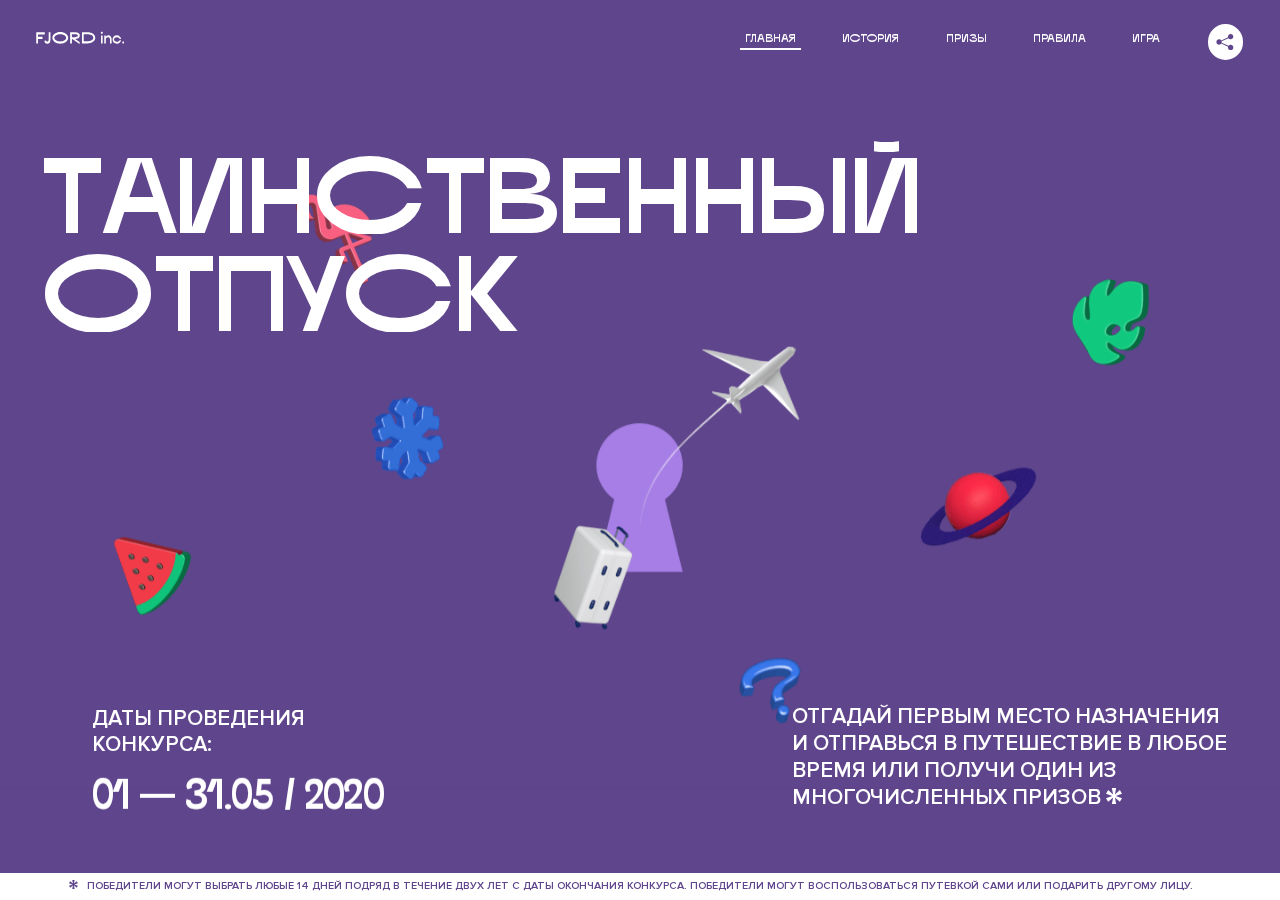
<file: 6/index.html>
<!DOCTYPE html>
<html lang="ru">
<head>
  <meta charset="UTF-8">
  <meta name="description" content="">
  <meta name="viewport" content="width=device-width, initial-scale=1.0">
  <meta http-equiv="X-UA-Compatible" content="ie=edge">
  <title>Mysterious Vacation</title>
  <link rel="stylesheet" href="css/style.min.css">
<link href="css/style.min.css" rel="stylesheet">  <base href="https://htmlacademy-animation.github.io/1314075-magic-vacation-1/6/">
</head>
<body>

  <header class="page-header js-header">
    <div class="page-header__wrapper">
      <a href="#" class="page-header__logo" aria-label="Перейти на страницу FJORD.Inc">
        <svg width="100" height="15" viewBox="0 0 100 15" fill="none" xmlns="http://www.w3.org/2000/svg">
          <path d="M0.26 1.4V14H2.276V8.906H7.334V6.44H2.276V3.848H9.872V1.4H0.26ZM12.733 14.36C15.127 14.36 16.243 12.65 16.243 9.5V1.4H14.263V8.96C14.263 11.21 13.723 11.876 12.733 11.876C11.833 11.876 11.473 11.3 11.347 10.58L9.36702 10.94C9.63702 13.046 10.663 14.36 12.733 14.36ZM18.3918 7.7C18.3918 11.372 22.3878 14.36 27.3198 14.36C32.2518 14.36 36.2478 11.372 36.2478 7.7C36.2478 4.028 32.2518 1.04 27.3198 1.04C22.3878 1.04 18.3918 4.028 18.3918 7.7ZM20.6058 7.7C20.6058 5.378 23.6118 3.524 27.3198 3.524C30.9918 3.524 33.9798 5.378 33.9798 7.7C33.9798 10.004 30.9918 11.858 27.3198 11.858C23.6118 11.858 20.6058 10.004 20.6058 7.7ZM40.403 14V8.906H40.799L49.079 14.702V12.38L44.039 8.906H44.201C47.999 8.906 49.277 7.304 49.277 5.162C49.277 3.092 47.999 1.4 44.201 1.4H38.387V14H40.403ZM43.535 3.722C45.785 3.722 47.045 4.136 47.045 5.432C47.045 6.764 45.785 7.034 43.535 7.034H40.403V3.722H43.535ZM51.6936 1.382V14H57.8676C62.7456 14 66.7236 11.534 66.7236 7.7C66.7236 3.848 62.7456 1.382 57.8676 1.382H51.6936ZM53.7096 11.624V3.722H57.5436C61.5396 3.722 64.4916 5.018 64.4916 7.7C64.4916 10.238 61.5396 11.624 57.5436 11.624H53.7096ZM73.1832 14.018H74.9832V5H73.1832V14.018ZM72.9132 1.976C72.9132 2.57 73.3992 3.092 74.0832 3.092C74.7492 3.092 75.2352 2.57 75.2352 1.976C75.2352 1.382 74.7672 0.805999 74.0832 0.805999C73.3812 0.805999 72.9132 1.382 72.9132 1.976ZM76.7867 14H78.5687V9.104C78.7487 8.006 79.5947 6.962 81.0887 6.962C82.1147 6.962 83.2667 7.448 83.2667 9.554V14H85.0487V9.014C85.0487 6.152 83.2307 4.73 81.3587 4.73C79.9187 4.73 79.0727 5.558 78.5687 6.854V5H76.7867V14ZM90.9898 14.27C93.5098 14.27 95.3818 12.506 95.7238 10.328H94.0498C93.7258 11.3 92.6998 12.02 90.9898 12.02C88.8478 12.02 87.7678 10.922 87.7678 9.59C87.7678 8.24 88.8478 6.962 90.9898 6.962C92.7538 6.962 93.7978 7.844 94.0858 8.924H95.7418C95.4358 6.71 93.6178 4.73 90.9898 4.73C88.0918 4.73 86.1298 7.124 86.1298 9.59C86.1298 12.074 88.1278 14.27 90.9898 14.27ZM97.0693 12.938C97.0693 13.658 97.5553 14.144 98.2753 14.144C98.9953 14.144 99.4813 13.658 99.4813 12.938C99.4813 12.2 98.9953 11.714 98.2753 11.714C97.5553 11.714 97.0693 12.2 97.0693 12.938Z" fill="currentColor"></path>
        </svg>
      </a>
      <button class="page-header__toggler js-menu-toggler" type="button" aria-label="Управление мобильным меню"><span>Меню</span></button>
      <nav class="page-header__nav">
        <div class="page-header__menu js-menu" id="menu">
          <ul>
            <li>
              <a class="js-menu-link active" href="#top" data-href="top">главная</a>
            </li>
            <li>
              <a class="js-menu-link" href="#story" data-href="story">история</a>
            </li>
            <li>
              <a class="js-menu-link" href="#prizes" data-href="prizes">призы</a>
            </li>
            <li>
              <a class="js-menu-link" href="#rules" data-href="rules">правила</a>
            </li>
            <li>
              <a class="js-menu-link" href="#game" data-href="game">игра</a>
            </li>
          </ul>
        </div>
        <div class="page-header__social">
          <div class="social-block js-social-block">
            <button class="social-block__toggler" aria-label="Управлять блоком с социальными кнопками">
              <svg width="26" height="22" viewBox="0 0 27 22" fill="none" xmlns="http://www.w3.org/2000/svg">
                <path d="M19.6721 7.43664C21.6273 7.43664 23.213 5.85095 23.213 3.89566C23.213 1.94037 21.6273 0.354675 19.6721 0.354675C17.7168 0.354675 16.1311 1.94037 16.1311 3.89566C16.1311 4.19968 16.1728 4.49178 16.2458 4.77345L7.21751 8.95527C6.57519 8.05214 5.52303 7.46049 4.33078 7.46049C2.37549 7.46049 0.789795 9.04618 0.789795 11.0015C0.789795 12.9568 2.37549 14.5425 4.33078 14.5425C5.52303 14.5425 6.57668 13.9508 7.21751 13.0477L16.2458 17.2295C16.1743 17.5112 16.1311 17.8033 16.1311 18.1073C16.1311 20.0626 17.7168 21.6483 19.6721 21.6483C21.6273 21.6483 23.213 20.0626 23.213 18.1073C23.213 16.152 21.6273 14.5663 19.6721 14.5663C18.4798 14.5663 17.4262 15.158 16.7853 16.0611L7.75701 11.8793C7.82854 11.5976 7.87176 11.3055 7.87176 11.0015C7.87176 10.6974 7.83003 10.4053 7.75701 10.1237L16.7853 5.94186C17.4262 6.84499 18.4783 7.43664 19.6721 7.43664Z" fill="currentColor"></path>
              </svg>
            </button>
            <ul class="social-block__list">
              <li>
                <a class="social-block__link social-block__link--fb" href="#" aria-label="Мы на Facebook">
                  <svg width="8" height="17" viewBox="0 0 8 17" fill="none" xmlns="http://www.w3.org/2000/svg">
                    <path d="M4.24646 16.9899H1.09275L1.05793 8.49828H0V5.30707H1.05793V3.81124C1.05793 1.42084 2.57654 0 5.21735 0H7.41758V3.18585H5.30841C4.28262 3.18585 4.2478 3.48582 4.2478 4.24914V5.30707H7.42964L7.16716 8.49828H4.2478V16.9899H4.24646Z" fill="currentColor"></path>
                  </svg>
                </a>
              </li>
              <li>
                <a class="social-block__link social-block__link--insta" href="#" aria-label="Мы в Instagram">
                  <svg width="15" height="15" viewBox="0 0 15 15" fill="none" xmlns="http://www.w3.org/2000/svg">
                    <path d="M11.0197 0H4.19806C2.14246 0 0.471191 1.66993 0.471191 3.72285V10.5499C0.471191 12.6082 2.14112 14.2727 4.19806 14.2727H11.0197C13.0753 14.2727 14.7466 12.6082 14.7466 10.5499V3.72285C14.7466 1.67127 13.0753 0 11.0197 0ZM11.0197 12.4849H4.19806C3.13076 12.4849 2.26432 11.6158 2.26432 10.5512V3.72419C2.26432 2.65956 3.13076 1.79715 4.19806 1.79715H11.0197C12.087 1.79715 12.9535 2.6609 12.9535 3.72419V10.5512C12.9535 11.6145 12.087 12.4849 11.0197 12.4849Z" fill="currentColor"></path>
                    <path d="M7.60887 3.11084C5.38989 3.11084 3.58203 4.9187 3.58203 7.14036C3.58203 9.35532 5.38989 11.1645 7.60887 11.1645C9.83053 11.1645 11.6357 9.35666 11.6357 7.14036C11.6357 4.9187 9.83053 3.11084 7.60887 3.11084ZM7.60887 9.36871C6.37551 9.36871 5.37784 8.37372 5.37784 7.14036C5.37784 5.90699 6.37551 4.90665 7.60887 4.90665C8.83822 4.90665 9.84259 5.90833 9.84259 7.14036C9.84392 8.37238 8.83822 9.36871 7.60887 9.36871Z" fill="currentColor"></path>
                    <path d="M11.3573 2.35962C10.8256 2.35962 10.3931 2.79752 10.3931 3.32381C10.3931 3.85546 10.8256 4.29336 11.3573 4.29336C11.8862 4.29336 12.3215 3.85546 12.3215 3.32381C12.3215 2.79752 11.8862 2.35962 11.3573 2.35962Z" fill="currentColor"></path>
                  </svg>
                </a>
              </li>
              <li>
                <a class="social-block__link social-block__link--vk" href="#" aria-label="Мы ВКонтакте">
                  <svg width="17" height="10" viewBox="0 0 17 10" fill="none" xmlns="http://www.w3.org/2000/svg">
                    <path d="M14.1234 4.9002C14.1234 4.9002 16.3623 1.72708 16.5866 0.680242C16.6595 0.312285 16.4947 0.103188 16.1069 0.103188C16.1069 0.103188 14.8193 0.103188 14.168 0.103188C13.7235 0.103188 13.5587 0.293278 13.4235 0.579768C13.4235 0.579768 12.3724 2.82553 11.0969 4.24712C10.6861 4.70333 10.4781 4.84318 10.2511 4.84318C10.0646 4.84318 9.98625 4.6911 9.98625 4.27834V0.649016C9.98625 0.147997 9.92545 0.00135496 9.5066 0.00135496H6.39628C6.15578 0.00135496 6.0085 0.134417 6.0085 0.324506C6.0085 0.801084 6.73406 0.908351 6.73406 2.20231V4.87305C6.73406 5.40529 6.70569 5.61575 6.45303 5.61575C5.78016 5.61575 4.19528 3.30618 3.30623 0.678887C3.12923 0.145282 2.93737 0 2.43475 0H0.486409C0.205373 0 0 0.190085 0 0.476576C0 0.991172 0.60666 3.40801 2.99277 6.64358C4.59927 8.8201 6.70569 10 8.60269 10C9.76196 10 10.0416 9.80312 10.0416 9.31432V7.63883C10.0416 7.22607 10.2065 7.04956 10.4429 7.04956C10.7078 7.04956 11.1847 7.13238 12.2805 8.22268C13.5843 9.47862 13.6762 10 14.3896 10H16.5676C16.7919 10 17 9.89273 17 9.52342C17 9.02919 16.3623 8.15343 15.384 7.10659C14.9801 6.56755 14.3302 5.98914 14.1248 5.72301C13.8275 5.40801 13.9154 5.23014 14.1234 4.9002Z" fill="currentColor"></path>
                  </svg>
                </a>
              </li>
            </ul>
          </div>
        </div>
      </nav>
    </div>
  </header>

  <main class="page-content">

    <section class="animation-screen"></section>

    <section class="screen screen--hidden screen--intro js-scrollspy" id="top">
      <div class="screen__wrapper">
        <div class="intro">
          <h1 class="intro__title" data-split-letters="true" data-delay="0.7">Таинственный отпуск</h1>
          <div class="intro__content">
            <div class="intro__info">
              <p class="intro__label">Даты проведения конкурса:</p>
              <p class="intro__date" data-split-letters="true" data-delay="1.5">01 — 31.05 / 2020</p>
            </div>
            <div class="intro__message">
              <p>
                Отгадай первым место назначения и&nbsp;отправься в&nbsp;путешествие в&nbsp;любое время или получи один из многочисленных призов
                <svg width="16" height="16" viewBox="0 0 10 10" fill="none" xmlns="http://www.w3.org/2000/svg">
                  <path d="M0 6.35337L3.90271 4.99012L0 3.64663L1.34615 1.32374L4.44287 4.01073L3.67364 0H6.34615L5.57692 4.01073L8.65385 1.32374L10 3.64663L6.13405 4.99012L10 6.35337L8.65385 8.65651L5.57692 5.98927L6.34615 10H3.67364L4.44287 5.96952L1.34615 8.65651L0 6.35337Z" fill="currentColor"></path>
                </svg>
              </p>
            </div>
          </div>
        </div>
      </div>
      <div class="screen__footer js-footer">
        <button class="screen__footer-enlarge js-footer-toggler" type="button" aria-label="Показать сообщение">
          <svg width="10" height="10" viewBox="0 0 10 10" fill="none" xmlns="http://www.w3.org/2000/svg">
            <path d="M0 6.35337L3.90271 4.99012L0 3.64663L1.34615 1.32374L4.44287 4.01073L3.67364 0H6.34615L5.57692 4.01073L8.65385 1.32374L10 3.64663L6.13405 4.99012L10 6.35337L8.65385 8.65651L5.57692 5.98927L6.34615 10H3.67364L4.44287 5.96952L1.34615 8.65651L0 6.35337Z" fill="currentColor"></path>
          </svg>
        </button>
        <button class="screen__footer-collapse js-footer-toggler" type="button" aria-label="Скрыть сообщение">
          <svg width="13" height="13" viewBox="0 0 13 13" fill="none" xmlns="http://www.w3.org/2000/svg">
            <line x1="12.3536" y1="0.353553" x2="0.738349" y2="11.9688" stroke="currentColor"></line>
            <line x1="0.738319" y1="0.539925" x2="12.3535" y2="12.1551" stroke="currentColor"></line>
          </svg>
        </button>
        <div class="screen__footer-wrapper">
          <div class="screen__footer-announce">
            <p class="screen__footer-label">Даты проведения конкурса:</p>
            <p class="screen__footer-date">01 — 31.05 / 2020</p>
          </div>
          <div class="screen__footer-note">
            <p>
              <svg width="10" height="10" viewBox="0 0 10 10" fill="none" xmlns="http://www.w3.org/2000/svg">
                <path d="M0 6.35337L3.90271 4.99012L0 3.64663L1.34615 1.32374L4.44287 4.01073L3.67364 0H6.34615L5.57692 4.01073L8.65385 1.32374L10 3.64663L6.13405 4.99012L10 6.35337L8.65385 8.65651L5.57692 5.98927L6.34615 10H3.67364L4.44287 5.96952L1.34615 8.65651L0 6.35337Z" fill="currentColor"></path>
              </svg>
              <span>Победители могут выбрать любые 14 дней подряд в&nbsp;течение двух лет с&nbsp;даты окончания конкурса. Победители могут воспользоваться путевкой сами или подарить другому лицу.</span>
            </p>
          </div>
        </div>
      </div>
    </section>

    <section class="screen screen--hidden screen--story js-scrollspy" id="story">

      <div class="slider swiper-container js-slider">

        <div class="swiper-wrapper">

          <div class="slider__item swiper-slide">
            <h2 class="slider__item-title">История</h2>
            <p class="slider__item-text">Джеймс Таргет был основателем компании &laquo;Fjord Inc.&raquo;. С&nbsp;1965 года &laquo;Fjord Inc.&raquo; прославилась надёжными и&nbsp;удобными чемоданами и&nbsp;аксессуарами для туристов.</p>
          </div>

          <div class="slider__item swiper-slide">
            <p class="slider__item-text">Когда Джеймсу было 7&nbsp;лет, в&nbsp;их&nbsp;доме гостил дядюшка и&nbsp;развлекал детей рассказами о&nbsp;своей поездке в&nbsp;место, показавшееся малышу Таргету невероятным. Тогда Джеймс решил, что однажды посетит его, но&nbsp;не&nbsp;будет рассказывать о&nbsp;мечте, пока не&nbsp;осуществит.</p>
          </div>

          <div class="slider__item swiper-slide">
            <p class="slider__item-text">Джеймс Таргет стал увлеченным путешественником. Он&nbsp;посетил 5&nbsp;континентов, 126&nbsp;стран.</p>
          </div>

          <div class="slider__item swiper-slide">
            <p class="slider__item-text">Он&nbsp;сплавлялся по&nbsp;Амазонке и&nbsp;погружался в&nbsp;пещеры Франции, медитировал в&nbsp;горах Тибета и&nbsp;пожимал руку вождя племени Акугауа.</p>
          </div>

          <div class="slider__item swiper-slide">
            <p class="slider__item-text">Из&nbsp;своих поездок Джеймс Таргет привозил идеи, как сделать свои чемоданы &laquo;Fjord Inc.&raquo; удобными и&nbsp;приспособленными к&nbsp;разным дорожным условиям.</p>
          </div>

          <div class="slider__item swiper-slide">
            <p class="slider__item-text">Всё это время Джеймс не&nbsp;оставлял идею поездки своей мечты. Однако, как только он&nbsp;брался за&nbsp;планирование, возникали препятствия, не&nbsp;позволяющие отправиться туда.</p>
          </div>

          <div class="slider__item swiper-slide">
            <p class="slider__item-text">В&nbsp;возрасте 67&nbsp;лет Джеймс Таргет попал под лавину и&nbsp;погиб. В&nbsp;своём завещании он&nbsp;поручил отправить в&nbsp;заветное путешествие трёх смельчаков, единых с&nbsp;ним духом.</p>
          </div>

          <div class="slider__item swiper-slide">
            <p class="slider__item-text">Тех, кто сможет узнать таинственное место, задавая вопросы специально обученному ИИ&nbsp;&laquo;Соне&raquo;, ждет фантастическое путешествие.</p>
          </div>
        </div>
        <div class="slider__controls">
          <button class="slider__control slider__control--prev js-control-prev" type="button" aria-label="Показать предыдущую историю">
            <svg width="12" height="22" viewBox="0 0 12 22" fill="none" xmlns="http://www.w3.org/2000/svg">
              <path d="M11 1L1 11L11 21" stroke="currentColor" stroke-width="2" stroke-linejoin="round"></path>
            </svg>
          </button>
          <button class="slider__control slider__control--next js-control-next" type="button" aria-label="Показать следующую историю">
            <svg width="12" height="22" viewBox="0 0 12 22" fill="none" xmlns="http://www.w3.org/2000/svg">
              <path d="M1 1L11 11L1 21" stroke="currentColor" stroke-width="2" stroke-linejoin="round"></path>
            </svg>
          </button>
        </div>
        <div class="slider__pagination swiper-pagination"></div>
      </div>
    </section>

    <section class="screen screen--hidden screen--prizes js-scrollspy" id="prizes">
      <div class="screen__wrapper">
        <div class="prizes">
          <h2 class="prizes__title">ПРизы</h2>
          <div class="prizes__lead">
            <p>Найди ответ и&nbsp;получи один из&nbsp;призов:</p>
          </div>
          <ul class="prizes__list">
            <li class="prizes__item prizes__item--journeys">
              <div class="prizes__icon">
                <picture>
                  <source srcset="img/prize1-mob.svg" media="(orientation: portrait)">
                  <img src="img/prize1.svg" alt="">
                </picture>
              </div>
              <p class="prizes__desc">
                <b>3</b>
                <span>загадочных путешествия</span>
              </p>
            </li>
            <li class="prizes__item prizes__item--cases">
              <div class="prizes__icon">
                <picture>
                  <source srcset="img/prize2-mob.svg" media="(orientation: portrait)">
                  <img src="img/prize2.svg" alt="">
                </picture>
              </div>
              <p class="prizes__desc">
                <b>7</b>
                <span>надежных чемоданов</span>
              </p>
            </li>
            <li class="prizes__item prizes__item--codes">
              <div class="prizes__icon">
                <picture>
                  <source srcset="img/prize3-mob.svg" media="(orientation: portrait)">
                  <img src="img/prize3.svg" alt="">
                </picture>
              </div>
              <p class="prizes__desc">
                <b>900</b>
                <span>
                  промокодов на&nbsp;скидку 15%
                  <svg width="10" height="10" viewBox="0 0 10 10" fill="none" xmlns="http://www.w3.org/2000/svg">
                    <path d="M0 6.35337L3.90271 4.99012L0 3.64663L1.34615 1.32374L4.44287 4.01073L3.67364 0H6.34615L5.57692 4.01073L8.65385 1.32374L10 3.64663L6.13405 4.99012L10 6.35337L8.65385 8.65651L5.57692 5.98927L6.34615 10H3.67364L4.44287 5.96952L1.34615 8.65651L0 6.35337Z" fill="currentColor"></path>
                  </svg>
                </span>
              </p>
            </li>
          </ul>
        </div>
      </div>
      <div class="screen__footer js-footer">
        <button class="screen__footer-enlarge js-footer-toggler" type="button" aria-label="Показать сообщение">
          <svg width="10" height="10" viewBox="0 0 10 10" fill="none" xmlns="http://www.w3.org/2000/svg">
            <path d="M0 6.35337L3.90271 4.99012L0 3.64663L1.34615 1.32374L4.44287 4.01073L3.67364 0H6.34615L5.57692 4.01073L8.65385 1.32374L10 3.64663L6.13405 4.99012L10 6.35337L8.65385 8.65651L5.57692 5.98927L6.34615 10H3.67364L4.44287 5.96952L1.34615 8.65651L0 6.35337Z" fill="currentColor"></path>
          </svg>
        </button>
        <button class="screen__footer-collapse js-footer-toggler" type="button" aria-label="Скрыть сообщение">
          <svg width="13" height="13" viewBox="0 0 13 13" fill="none" xmlns="http://www.w3.org/2000/svg">
            <line x1="12.3536" y1="0.353553" x2="0.738349" y2="11.9688" stroke="currentColor"></line>
            <line x1="0.738319" y1="0.539925" x2="12.3535" y2="12.1551" stroke="currentColor"></line>
          </svg>
        </button>
        <div class="screen__footer-wrapper">
          <div class="screen__footer-announce">
            <p class="screen__footer-label">Даты проведения конкурса:</p>
            <p class="screen__footer-date">01 — 31.05 / 2020</p>
          </div>
          <div class="screen__footer-note">
            <p>
              <svg width="10" height="10" viewBox="0 0 10 10" fill="none" xmlns="http://www.w3.org/2000/svg">
                <path d="M0 6.35337L3.90271 4.99012L0 3.64663L1.34615 1.32374L4.44287 4.01073L3.67364 0H6.34615L5.57692 4.01073L8.65385 1.32374L10 3.64663L6.13405 4.99012L10 6.35337L8.65385 8.65651L5.57692 5.98927L6.34615 10H3.67364L4.44287 5.96952L1.34615 8.65651L0 6.35337Z" fill="currentColor"></path>
              </svg>
              <span>Скидка&nbsp;15% на&nbsp;единоразовое приобретение путёвки с&nbsp;1&nbsp;июня 2020 по&nbsp;31&nbsp;мая 2022&nbsp;года. Суммируется с&nbsp;другими акциями</span>
            </p>
          </div>
        </div>
      </div>
    </section>

    <section class="screen screen--hidden screen--rules js-scrollspy" id="rules">
      <div class="screen__wrapper">
        <div class="rules">
          <h2 class="rules__title">Правила</h2>
          <div class="rules__lead">
            <p>Для того чтобы получить наследство Джеймса Таргета, тебе нужно выведать у&nbsp;&laquo;Сони&raquo;, куда предстоит отправиться тебе в&nbsp;случае победы</p>
          </div>
          <ol class="rules__list">
            <li class="rules__item">
              <p>Тебе отводится <br>5&nbsp;минут</p>
            </li>
            <li class="rules__item">
              <p>Задавай любые вопросы в&nbsp;текстовом поле</p>
            </li>
            <li class="rules__item">
              <p>Нажимай кнопку &laquo;Узнать&raquo;, чтобы получить ответ</p>
            </li>
            <li class="rules__item">
              <p>&laquo;Соня&raquo; может отвечать только&nbsp;Да или Нет</p>
            </li>
          </ol>
          <a href="#game" class="rules__link btn">Погнали!</a>
        </div>
      </div>
      <div class="screen__disclaimer">
        <div class="disclaimer">
          <ul>
            <li>
              <a href="#">Правовая информация</a>
            </li>
            <li>
              <a href="#">Подробные правила</a>
            </li>
          </ul>
        </div>
      </div>
    </section>

    <section class="screen screen--hidden screen--game js-scrollspy" id="game">
      <div class="screen__wrapper">
        <div class="game">
          <div class="game__header">
            <h2 class="game__title">Игра</h2>
            <div class="game__counter">
              <span>05</span>:<span>00</span>
            </div>
          </div>
          <div class="game__body">
            <div class="chat">
              <div class="chat__body js-chat">
                <ul class="chat__list" id="messages"></ul>
              </div>
              <div class="chat__footer">
                <form action="#" method="post" class="form" id="message-form">
                  <label for="message-field" class="visually-hidden">Поле для ввода вопроса</label>
                  <input type="text" class="form__field" id="message-field">
                  <button class="form__button btn">
                    Узнать
                    <svg width="18" height="19" viewBox="0 0 18 19" fill="none" xmlns="http://www.w3.org/2000/svg">
                      <path stroke="currentColor" stroke-width="2" d="M9 19V1"></path>
                      <path d="M1 9l8-8 8 8" stroke="currentColor" stroke-width="2" stroke-linejoin="round"></path>
                    </svg>
                  </button>
                </form>
              </div>
            </div>
          </div>
          <!-- временные кнопки для показа результата -->
          <div class="game__buttons">
            <button class="game__button btn js-show-result" type="button" data-target="result">Положительный результат</button>
            <button class="game__button btn js-show-result" type="button" data-target="result2">Положительный результат - 2</button>
            <button class="game__button btn js-show-result" type="button" data-target="result3">Отрицательный результат</button>
          </div>
        </div>
      </div>
    </section>

    <section class="screen screen--hidden screen--result" id="result">
      <div class="screen__wrapper">
        <div class="result result--trip">
          <div class="result__image">
            <picture>
              <source srcset="img/result1-mob.png 1x, img/result1-mob@2x.png 2x" media="(max-width: 768px) and (orientation: portrait)">
              <img src="img/result1.png" srcset="img/result1@2x.png 2x" alt="">
            </picture>
          </div>
          <h2 class="result__title">
            <span class="visually-hidden">ПОбеда!</span>
            <svg xmlns="http://www.w3.org/2000/svg" viewBox="0 0 568.85 109.24">
              <path d="M16,24.44V92H2.6V8H75V92H61.52V24.44H16Z" transform="translate(-2.1 -1.5)" fill="none" stroke="currentColor"></path>
              <path d="M148.76,5.6c32.88,0,59.52,19.92,59.52,44.4s-26.64,44.4-59.52,44.4S89.24,74.48,89.24,50,115.88,5.6,148.76,5.6Zm0,72.12c24.48,0,44.4-12.36,44.4-27.72s-19.92-27.84-44.4-27.84C124,22.16,104,34.52,104,50S124,77.72,148.76,77.72Z" transform="translate(-2.1 -1.5)" fill="none" stroke="currentColor"></path>
              <path d="M287.36,8V24.44H236v14.4h25.32c25.44,0,34,11.16,34,26.52,0,15.6-8.52,26.64-34,26.64H222.56V8h64.8ZM256.88,76.52c15.12,0,23.52-2,23.52-11.52S272,54.44,256.88,54.44H236V76.52h20.88Z" transform="translate(-2.1 -1.5)" fill="none" stroke="currentColor"></path>
              <path d="M371.47,8V24.44H320.84V41.6h33.6V58h-33.6V75.56h50.64V92H307.4V8h64.08Z" transform="translate(-2.1 -1.5)" fill="none" stroke="currentColor"></path>
              <path d="M382.39,110.24V75.56h7.44c4.56-4.68,7.8-18.36,8.76-56L399,8h48.6V75.56h10v34.68H442.87V92H397v18.24H382.39Zm51.72-34.68V24.44H411.55v3.12c-0.48,22.44-3.24,37.68-7.2,48h29.76Z" transform="translate(-2.1 -1.5)" fill="none" stroke="currentColor"></path>
              <path d="M463.75,92l28-84h27.12l28.08,84H533.47l-7.8-23.52h-37.8L480.07,92H463.75Zm56.64-40L507,11.84,493.51,52h26.88Z" transform="translate(-2.1 -1.5)" fill="none" stroke="currentColor"></path>
              <path d="M554.12,70.4L555.55,2H569l1.44,68.4H554.12Zm8.28,6.36c4.8,0,8,3.24,8,8.16a8,8,0,1,1-16.08,0C554.35,80,557.59,76.76,562.39,76.76Z" transform="translate(-2.1 -1.5)" fill="none" stroke="currentColor"></path>
            </svg>
          </h2>
          <div class="result__text">
            <p>ты&nbsp;отправляешься в&nbsp;Арктику!</p>
          </div>
          <div class="result__form">
            <form action="#" method="post" class="form form--result">
              <label for="email-field" class="form__label">зарегистрируй результат</label>
              <input type="email" class="form__field" id="email-field" placeholder="e-mail для регистации результата и получения приза" required="">
              <button class="form__button btn">
                отправить
                <svg width="18" height="19" viewBox="0 0 18 19" fill="none" xmlns="http://www.w3.org/2000/svg">
                  <path stroke="currentColor" stroke-width="2" d="M9 19V1"></path>
                  <path d="M1 9l8-8 8 8" stroke="currentColor" stroke-width="2" stroke-linejoin="round"></path>
                </svg>
              </button>
            </form>
          </div>
        </div>
      </div>
    </section>

    <section class="screen screen--hidden screen--result" id="result2">
      <div class="screen__wrapper">
        <div class="result result--prize">
          <div class="result__image">
            <picture>
              <source srcset="img/result2-mob.png 1x, img/result2-mob@2x.png 2x" media="(max-width: 768px) and (orientation: portrait)">
              <img src="img/result2.png" srcset="img/result2@2x.png 2x" alt="">
            </picture>
          </div>
          <h2 class="result__title">
            <span class="visually-hidden">ПОбеда!</span>
            <svg xmlns="http://www.w3.org/2000/svg" viewBox="0 0 568.85 109.24">
              <path d="M16,24.44V92H2.6V8H75V92H61.52V24.44H16Z" transform="translate(-2.1 -1.5)" fill="none" stroke="currentColor"></path>
              <path d="M148.76,5.6c32.88,0,59.52,19.92,59.52,44.4s-26.64,44.4-59.52,44.4S89.24,74.48,89.24,50,115.88,5.6,148.76,5.6Zm0,72.12c24.48,0,44.4-12.36,44.4-27.72s-19.92-27.84-44.4-27.84C124,22.16,104,34.52,104,50S124,77.72,148.76,77.72Z" transform="translate(-2.1 -1.5)" fill="none" stroke="currentColor"></path>
              <path d="M287.36,8V24.44H236v14.4h25.32c25.44,0,34,11.16,34,26.52,0,15.6-8.52,26.64-34,26.64H222.56V8h64.8ZM256.88,76.52c15.12,0,23.52-2,23.52-11.52S272,54.44,256.88,54.44H236V76.52h20.88Z" transform="translate(-2.1 -1.5)" fill="none" stroke="currentColor"></path>
              <path d="M371.47,8V24.44H320.84V41.6h33.6V58h-33.6V75.56h50.64V92H307.4V8h64.08Z" transform="translate(-2.1 -1.5)" fill="none" stroke="currentColor"></path>
              <path d="M382.39,110.24V75.56h7.44c4.56-4.68,7.8-18.36,8.76-56L399,8h48.6V75.56h10v34.68H442.87V92H397v18.24H382.39Zm51.72-34.68V24.44H411.55v3.12c-0.48,22.44-3.24,37.68-7.2,48h29.76Z" transform="translate(-2.1 -1.5)" fill="none" stroke="currentColor"></path>
              <path d="M463.75,92l28-84h27.12l28.08,84H533.47l-7.8-23.52h-37.8L480.07,92H463.75Zm56.64-40L507,11.84,493.51,52h26.88Z" transform="translate(-2.1 -1.5)" fill="none" stroke="currentColor"></path>
              <path d="M554.12,70.4L555.55,2H569l1.44,68.4H554.12Zm8.28,6.36c4.8,0,8,3.24,8,8.16a8,8,0,1,1-16.08,0C554.35,80,557.59,76.76,562.39,76.76Z" transform="translate(-2.1 -1.5)" fill="none" stroke="currentColor"></path>
            </svg>
          </h2>
          <div class="result__text">
            <p>чемодан &laquo;Fjord&nbsp;Inc.&raquo;&nbsp;твой</p>
          </div>
          <div class="result__form">
            <form action="#" method="post" class="form form--result">
              <label for="email-field2" class="form__label">зарегистрируй результат</label>
              <input type="email" class="form__field" id="email-field2" placeholder="e-mail для регистации результата и получения приза" required="">
              <button class="form__button btn">
                отправить
                <svg width="18" height="19" viewBox="0 0 18 19" fill="none" xmlns="http://www.w3.org/2000/svg">
                  <path stroke="currentColor" stroke-width="2" d="M9 19V1"></path>
                  <path d="M1 9l8-8 8 8" stroke="currentColor" stroke-width="2" stroke-linejoin="round"></path>
                </svg>
              </button>
            </form>
          </div>
        </div>
      </div>
    </section>

    <section class="screen screen--hidden screen--result" id="result3">
      <div class="screen__wrapper">
        <div class="result result--negative">
          <div class="result__image">
            <picture>
              <source srcset="img/result3-mob.png 1x, img/result3-mob@2x.png 2x" media="(max-width: 768px) and (orientation: portrait)">
              <img src="img/result3.png" srcset="img/result3@2x.png 2x" alt="">
            </picture>
          </div>
          <h2 class="result__title">
            <span class="visually-hidden">Не угадал!</span>
            <svg xmlns="http://www.w3.org/2000/svg" viewBox="0 0 660.77 109.24">
              <path d="M2.66,92V8H16.1V42.2H53.3V8H66.74V92H53.3V58.64H16.1V92H2.66Z" transform="translate(-2.16 -1.5)" fill="none" stroke="currentColor"></path>
              <path d="M147.62,8V24.44H97V41.6h33.6V58H97V75.56h50.64V92H83.54V8h64.08Z" transform="translate(-2.16 -1.5)" fill="none" stroke="currentColor"></path>
              <path d="M199.22,8l20.52,42.36L235.34,8h16.44l-31,84H204.38l9.48-25.92L185.78,8h13.44Z" transform="translate(-2.16 -1.5)" fill="none" stroke="currentColor"></path>
              <path d="M273.74,24.44V92H260.3V8h50.16V24.44H273.74Z" transform="translate(-2.16 -1.5)" fill="none" stroke="currentColor"></path>
              <path d="M307.1,92l28-84h27.12l28.08,84H376.82L369,68.48h-37.8L323.42,92H307.1Zm56.64-40L350.3,11.84,336.86,52h26.88Z" transform="translate(-2.16 -1.5)" fill="none" stroke="currentColor"></path>
              <path d="M396.38,110.24V75.56h7.44c4.56-4.68,7.8-18.36,8.76-56L412.94,8h48.6V75.56h10v34.68H456.86V92H411v18.24H396.38ZM448.1,75.56V24.44H425.54v3.12c-0.48,22.44-3.24,37.68-7.2,48H448.1Z" transform="translate(-2.16 -1.5)" fill="none" stroke="currentColor"></path>
              <path d="M477.74,92l28-84h27.12L560.9,92H547.46l-7.8-23.52h-37.8L494.06,92H477.74Zm56.64-40-13.44-40.2L507.5,52h26.88Z" transform="translate(-2.16 -1.5)" fill="none" stroke="currentColor"></path>
              <path d="M568.7,76.88a13.77,13.77,0,0,0,5,1c6.6,0,10.44-6.24,12-58.32L586.22,8h46.2V92H619V24.44H598.82l-0.12,3.12C597.14,81,589,94.4,573.74,94.4a28.55,28.55,0,0,1-6.72-.84Z" transform="translate(-2.16 -1.5)" fill="none" stroke="currentColor"></path>
              <path d="M646.1,70.4L647.54,2H661l1.44,68.4H646.1Zm8.28,6.36c4.8,0,8,3.24,8,8.16a8,8,0,0,1-16.08,0C646.34,80,649.58,76.76,654.38,76.76Z" transform="translate(-2.16 -1.5)" fill="none" stroke="currentColor"></path>
            </svg>
          </h2>
          <button class="result__button js-play" type="button">
            не сдавайся!
            <span>
              <svg width="27" height="22" viewBox="0 0 27 22" fill="none" xmlns="http://www.w3.org/2000/svg">
                <path d="M10.6899 1.47998C5.42992 1.47998 1.16992 5.73998 1.16992 11C1.16992 16.26 5.42992 20.52 10.6899 20.52C15.9499 20.52 20.2099 16.26 20.2099 11V7.13998" stroke="currentColor" stroke-width="2" stroke-miterlimit="10"></path>
                <path d="M15.1099 12.5099L20.1499 7.13989L25.3099 12.6299" stroke="currentColor" stroke-width="2" stroke-miterlimit="10" stroke-linejoin="round"></path>
              </svg>
            </span>
          </button>
        </div>
      </div>
    </section>

  </main>

<script src="js/script.js"></script></body>
</html>
</file>
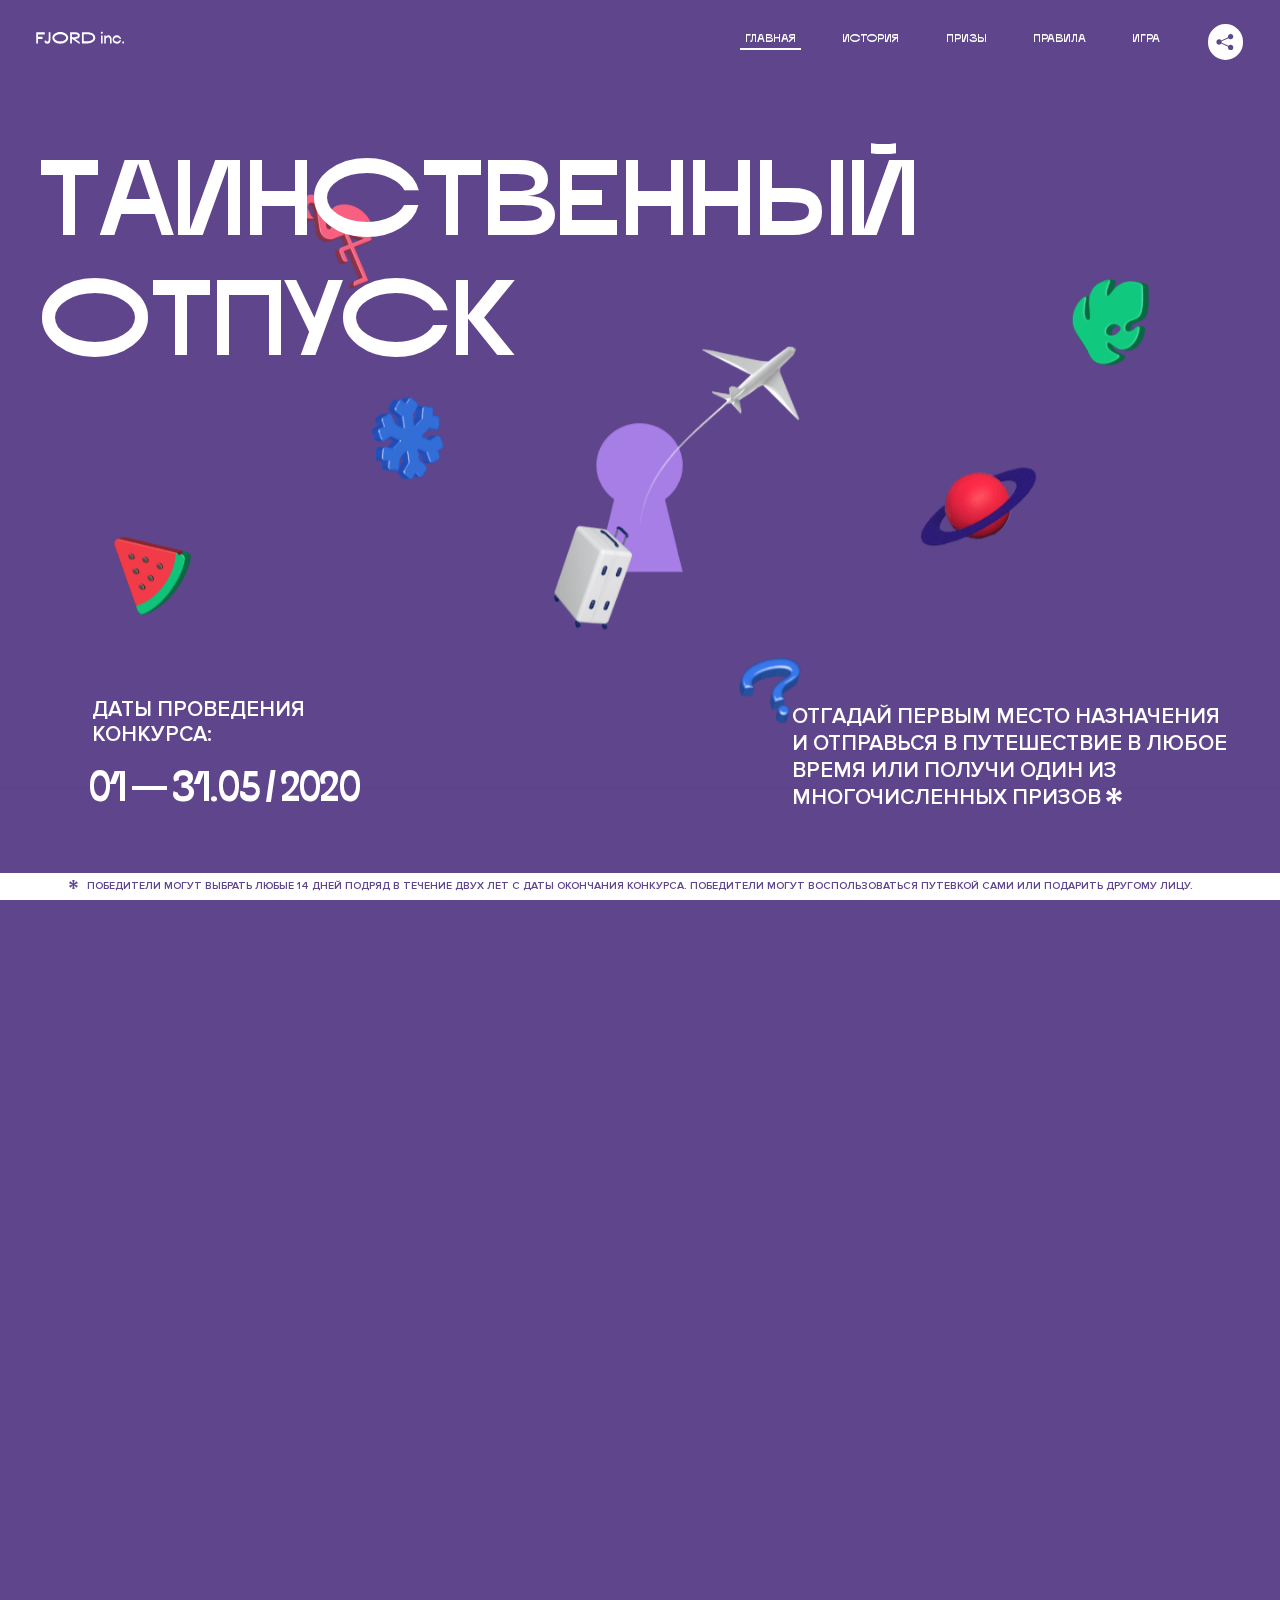
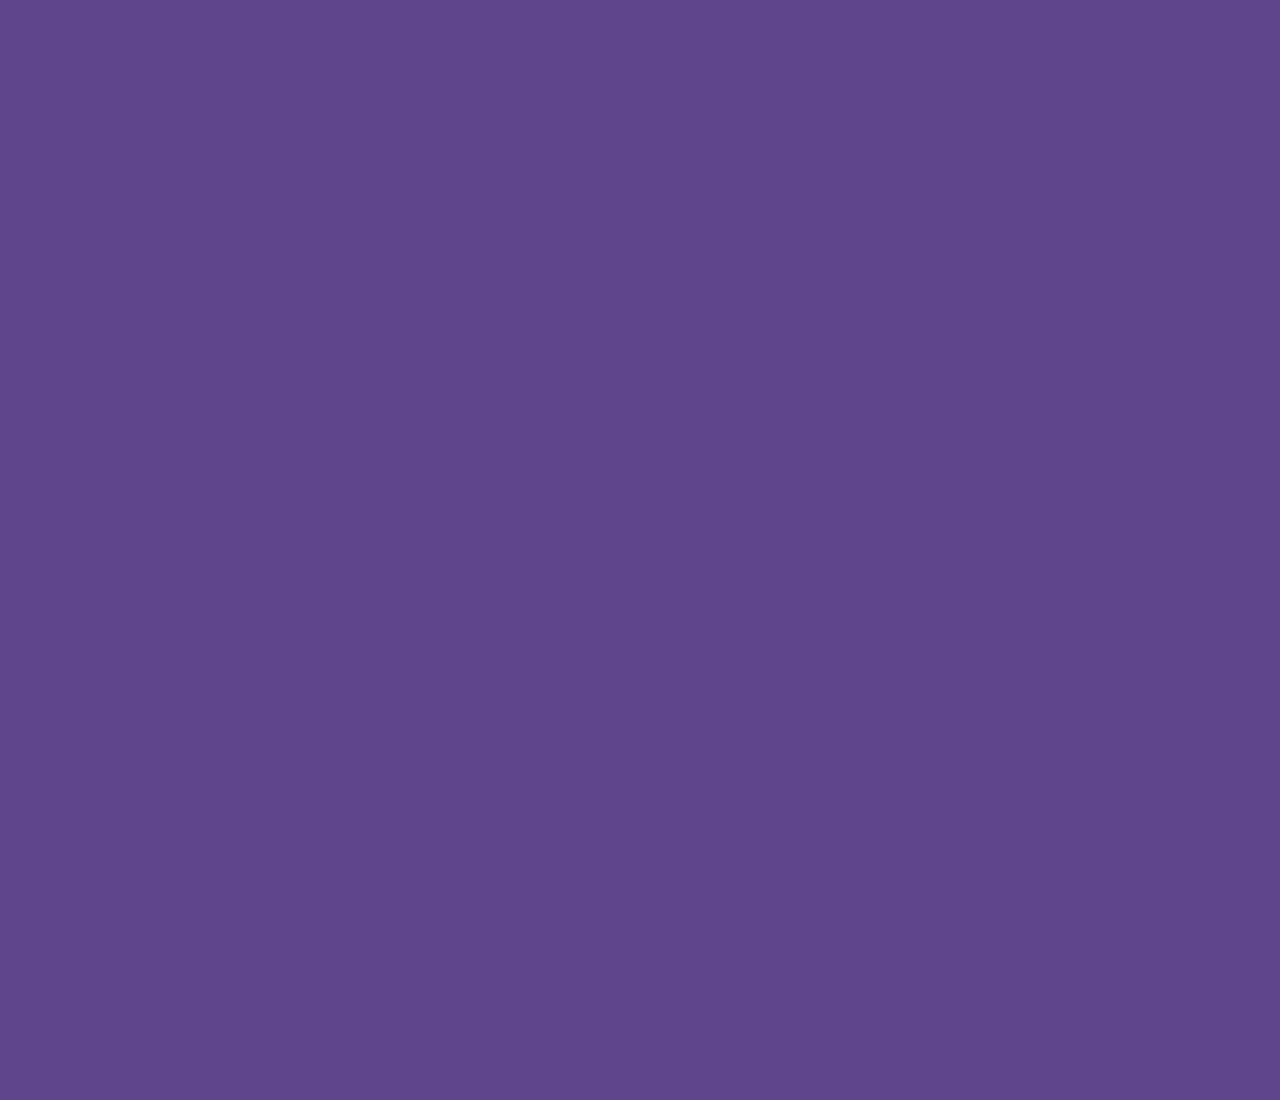
<file: 7/index.html>
<!DOCTYPE html>
<html lang="ru">
<head>
  <meta charset="UTF-8">
  <meta name="description" content="">
  <meta name="viewport" content="width=device-width, initial-scale=1.0">
  <meta http-equiv="X-UA-Compatible" content="ie=edge">
  <title>Mysterious Vacation</title>
  <link rel="stylesheet" href="css/style.min.css">
<link href="css/style.min.css" rel="stylesheet">  <base href="https://htmlacademy-animation.github.io/1314075-magic-vacation-1/7/">
</head>
<body>

  <header class="page-header js-header">
    <div class="page-header__wrapper">
      <a href="#" class="page-header__logo" aria-label="Перейти на страницу FJORD.Inc">
        <svg width="100" height="15" viewBox="0 0 100 15" fill="none" xmlns="http://www.w3.org/2000/svg">
          <path d="M0.26 1.4V14H2.276V8.906H7.334V6.44H2.276V3.848H9.872V1.4H0.26ZM12.733 14.36C15.127 14.36 16.243 12.65 16.243 9.5V1.4H14.263V8.96C14.263 11.21 13.723 11.876 12.733 11.876C11.833 11.876 11.473 11.3 11.347 10.58L9.36702 10.94C9.63702 13.046 10.663 14.36 12.733 14.36ZM18.3918 7.7C18.3918 11.372 22.3878 14.36 27.3198 14.36C32.2518 14.36 36.2478 11.372 36.2478 7.7C36.2478 4.028 32.2518 1.04 27.3198 1.04C22.3878 1.04 18.3918 4.028 18.3918 7.7ZM20.6058 7.7C20.6058 5.378 23.6118 3.524 27.3198 3.524C30.9918 3.524 33.9798 5.378 33.9798 7.7C33.9798 10.004 30.9918 11.858 27.3198 11.858C23.6118 11.858 20.6058 10.004 20.6058 7.7ZM40.403 14V8.906H40.799L49.079 14.702V12.38L44.039 8.906H44.201C47.999 8.906 49.277 7.304 49.277 5.162C49.277 3.092 47.999 1.4 44.201 1.4H38.387V14H40.403ZM43.535 3.722C45.785 3.722 47.045 4.136 47.045 5.432C47.045 6.764 45.785 7.034 43.535 7.034H40.403V3.722H43.535ZM51.6936 1.382V14H57.8676C62.7456 14 66.7236 11.534 66.7236 7.7C66.7236 3.848 62.7456 1.382 57.8676 1.382H51.6936ZM53.7096 11.624V3.722H57.5436C61.5396 3.722 64.4916 5.018 64.4916 7.7C64.4916 10.238 61.5396 11.624 57.5436 11.624H53.7096ZM73.1832 14.018H74.9832V5H73.1832V14.018ZM72.9132 1.976C72.9132 2.57 73.3992 3.092 74.0832 3.092C74.7492 3.092 75.2352 2.57 75.2352 1.976C75.2352 1.382 74.7672 0.805999 74.0832 0.805999C73.3812 0.805999 72.9132 1.382 72.9132 1.976ZM76.7867 14H78.5687V9.104C78.7487 8.006 79.5947 6.962 81.0887 6.962C82.1147 6.962 83.2667 7.448 83.2667 9.554V14H85.0487V9.014C85.0487 6.152 83.2307 4.73 81.3587 4.73C79.9187 4.73 79.0727 5.558 78.5687 6.854V5H76.7867V14ZM90.9898 14.27C93.5098 14.27 95.3818 12.506 95.7238 10.328H94.0498C93.7258 11.3 92.6998 12.02 90.9898 12.02C88.8478 12.02 87.7678 10.922 87.7678 9.59C87.7678 8.24 88.8478 6.962 90.9898 6.962C92.7538 6.962 93.7978 7.844 94.0858 8.924H95.7418C95.4358 6.71 93.6178 4.73 90.9898 4.73C88.0918 4.73 86.1298 7.124 86.1298 9.59C86.1298 12.074 88.1278 14.27 90.9898 14.27ZM97.0693 12.938C97.0693 13.658 97.5553 14.144 98.2753 14.144C98.9953 14.144 99.4813 13.658 99.4813 12.938C99.4813 12.2 98.9953 11.714 98.2753 11.714C97.5553 11.714 97.0693 12.2 97.0693 12.938Z" fill="currentColor"></path>
        </svg>
      </a>
      <button class="page-header__toggler js-menu-toggler" type="button" aria-label="Управление мобильным меню"><span>Меню</span></button>
      <nav class="page-header__nav">
        <div class="page-header__menu js-menu" id="menu">
          <ul>
            <li>
              <a class="js-menu-link active" href="#top" data-href="top">главная</a>
            </li>
            <li>
              <a class="js-menu-link" href="#story" data-href="story">история</a>
            </li>
            <li>
              <a class="js-menu-link" href="#prizes" data-href="prizes">призы</a>
            </li>
            <li>
              <a class="js-menu-link" href="#rules" data-href="rules">правила</a>
            </li>
            <li>
              <a class="js-menu-link" href="#game" data-href="game">игра</a>
            </li>
          </ul>
        </div>
        <div class="page-header__social">
          <div class="social-block js-social-block">
            <button class="social-block__toggler" aria-label="Управлять блоком с социальными кнопками">
              <svg width="26" height="22" viewBox="0 0 27 22" fill="none" xmlns="http://www.w3.org/2000/svg">
                <path d="M19.6721 7.43664C21.6273 7.43664 23.213 5.85095 23.213 3.89566C23.213 1.94037 21.6273 0.354675 19.6721 0.354675C17.7168 0.354675 16.1311 1.94037 16.1311 3.89566C16.1311 4.19968 16.1728 4.49178 16.2458 4.77345L7.21751 8.95527C6.57519 8.05214 5.52303 7.46049 4.33078 7.46049C2.37549 7.46049 0.789795 9.04618 0.789795 11.0015C0.789795 12.9568 2.37549 14.5425 4.33078 14.5425C5.52303 14.5425 6.57668 13.9508 7.21751 13.0477L16.2458 17.2295C16.1743 17.5112 16.1311 17.8033 16.1311 18.1073C16.1311 20.0626 17.7168 21.6483 19.6721 21.6483C21.6273 21.6483 23.213 20.0626 23.213 18.1073C23.213 16.152 21.6273 14.5663 19.6721 14.5663C18.4798 14.5663 17.4262 15.158 16.7853 16.0611L7.75701 11.8793C7.82854 11.5976 7.87176 11.3055 7.87176 11.0015C7.87176 10.6974 7.83003 10.4053 7.75701 10.1237L16.7853 5.94186C17.4262 6.84499 18.4783 7.43664 19.6721 7.43664Z" fill="currentColor"></path>
              </svg>
            </button>
            <ul class="social-block__list">
              <li>
                <a class="social-block__link social-block__link--fb" href="#" aria-label="Мы на Facebook">
                  <svg width="8" height="17" viewBox="0 0 8 17" fill="none" xmlns="http://www.w3.org/2000/svg">
                    <path d="M4.24646 16.9899H1.09275L1.05793 8.49828H0V5.30707H1.05793V3.81124C1.05793 1.42084 2.57654 0 5.21735 0H7.41758V3.18585H5.30841C4.28262 3.18585 4.2478 3.48582 4.2478 4.24914V5.30707H7.42964L7.16716 8.49828H4.2478V16.9899H4.24646Z" fill="currentColor"></path>
                  </svg>
                </a>
              </li>
              <li>
                <a class="social-block__link social-block__link--insta" href="#" aria-label="Мы в Instagram">
                  <svg width="15" height="15" viewBox="0 0 15 15" fill="none" xmlns="http://www.w3.org/2000/svg">
                    <path d="M11.0197 0H4.19806C2.14246 0 0.471191 1.66993 0.471191 3.72285V10.5499C0.471191 12.6082 2.14112 14.2727 4.19806 14.2727H11.0197C13.0753 14.2727 14.7466 12.6082 14.7466 10.5499V3.72285C14.7466 1.67127 13.0753 0 11.0197 0ZM11.0197 12.4849H4.19806C3.13076 12.4849 2.26432 11.6158 2.26432 10.5512V3.72419C2.26432 2.65956 3.13076 1.79715 4.19806 1.79715H11.0197C12.087 1.79715 12.9535 2.6609 12.9535 3.72419V10.5512C12.9535 11.6145 12.087 12.4849 11.0197 12.4849Z" fill="currentColor"></path>
                    <path d="M7.60887 3.11084C5.38989 3.11084 3.58203 4.9187 3.58203 7.14036C3.58203 9.35532 5.38989 11.1645 7.60887 11.1645C9.83053 11.1645 11.6357 9.35666 11.6357 7.14036C11.6357 4.9187 9.83053 3.11084 7.60887 3.11084ZM7.60887 9.36871C6.37551 9.36871 5.37784 8.37372 5.37784 7.14036C5.37784 5.90699 6.37551 4.90665 7.60887 4.90665C8.83822 4.90665 9.84259 5.90833 9.84259 7.14036C9.84392 8.37238 8.83822 9.36871 7.60887 9.36871Z" fill="currentColor"></path>
                    <path d="M11.3573 2.35962C10.8256 2.35962 10.3931 2.79752 10.3931 3.32381C10.3931 3.85546 10.8256 4.29336 11.3573 4.29336C11.8862 4.29336 12.3215 3.85546 12.3215 3.32381C12.3215 2.79752 11.8862 2.35962 11.3573 2.35962Z" fill="currentColor"></path>
                  </svg>
                </a>
              </li>
              <li>
                <a class="social-block__link social-block__link--vk" href="#" aria-label="Мы ВКонтакте">
                  <svg width="17" height="10" viewBox="0 0 17 10" fill="none" xmlns="http://www.w3.org/2000/svg">
                    <path d="M14.1234 4.9002C14.1234 4.9002 16.3623 1.72708 16.5866 0.680242C16.6595 0.312285 16.4947 0.103188 16.1069 0.103188C16.1069 0.103188 14.8193 0.103188 14.168 0.103188C13.7235 0.103188 13.5587 0.293278 13.4235 0.579768C13.4235 0.579768 12.3724 2.82553 11.0969 4.24712C10.6861 4.70333 10.4781 4.84318 10.2511 4.84318C10.0646 4.84318 9.98625 4.6911 9.98625 4.27834V0.649016C9.98625 0.147997 9.92545 0.00135496 9.5066 0.00135496H6.39628C6.15578 0.00135496 6.0085 0.134417 6.0085 0.324506C6.0085 0.801084 6.73406 0.908351 6.73406 2.20231V4.87305C6.73406 5.40529 6.70569 5.61575 6.45303 5.61575C5.78016 5.61575 4.19528 3.30618 3.30623 0.678887C3.12923 0.145282 2.93737 0 2.43475 0H0.486409C0.205373 0 0 0.190085 0 0.476576C0 0.991172 0.60666 3.40801 2.99277 6.64358C4.59927 8.8201 6.70569 10 8.60269 10C9.76196 10 10.0416 9.80312 10.0416 9.31432V7.63883C10.0416 7.22607 10.2065 7.04956 10.4429 7.04956C10.7078 7.04956 11.1847 7.13238 12.2805 8.22268C13.5843 9.47862 13.6762 10 14.3896 10H16.5676C16.7919 10 17 9.89273 17 9.52342C17 9.02919 16.3623 8.15343 15.384 7.10659C14.9801 6.56755 14.3302 5.98914 14.1248 5.72301C13.8275 5.40801 13.9154 5.23014 14.1234 4.9002Z" fill="currentColor"></path>
                  </svg>
                </a>
              </li>
            </ul>
          </div>
        </div>
      </nav>
    </div>
  </header>

  <main class="page-content">

    <section class="animation-screen"></section>

    <section class="screen screen--hidden screen--intro js-scrollspy" id="top">
      <div class="screen__wrapper">
        <div class="intro">
          <h1 class="intro__title" data-split-letters="true" data-delay="0.7">Таинственный отпуск</h1>
          <div class="intro__content">
            <div class="intro__info">
              <p class="intro__label">Даты проведения конкурса:</p>
              <p class="intro__date" data-split-letters="true" data-delay="1.6">01 — 31.05 / 2020</p>
            </div>
            <div class="intro__message">
              <p>
                Отгадай первым место назначения и&nbsp;отправься в&nbsp;путешествие в&nbsp;любое время или получи один из многочисленных призов
                <svg width="16" height="16" viewBox="0 0 10 10" fill="none" xmlns="http://www.w3.org/2000/svg">
                  <path d="M0 6.35337L3.90271 4.99012L0 3.64663L1.34615 1.32374L4.44287 4.01073L3.67364 0H6.34615L5.57692 4.01073L8.65385 1.32374L10 3.64663L6.13405 4.99012L10 6.35337L8.65385 8.65651L5.57692 5.98927L6.34615 10H3.67364L4.44287 5.96952L1.34615 8.65651L0 6.35337Z" fill="currentColor"></path>
                </svg>
              </p>
            </div>
          </div>
        </div>
      </div>
      <div class="screen__footer js-footer">
        <button class="screen__footer-enlarge js-footer-toggler" type="button" aria-label="Показать сообщение">
          <svg width="10" height="10" viewBox="0 0 10 10" fill="none" xmlns="http://www.w3.org/2000/svg">
            <path d="M0 6.35337L3.90271 4.99012L0 3.64663L1.34615 1.32374L4.44287 4.01073L3.67364 0H6.34615L5.57692 4.01073L8.65385 1.32374L10 3.64663L6.13405 4.99012L10 6.35337L8.65385 8.65651L5.57692 5.98927L6.34615 10H3.67364L4.44287 5.96952L1.34615 8.65651L0 6.35337Z" fill="currentColor"></path>
          </svg>
        </button>
        <button class="screen__footer-collapse js-footer-toggler" type="button" aria-label="Скрыть сообщение">
          <svg width="13" height="13" viewBox="0 0 13 13" fill="none" xmlns="http://www.w3.org/2000/svg">
            <line x1="12.3536" y1="0.353553" x2="0.738349" y2="11.9688" stroke="currentColor"></line>
            <line x1="0.738319" y1="0.539925" x2="12.3535" y2="12.1551" stroke="currentColor"></line>
          </svg>
        </button>
        <div class="screen__footer-wrapper">
          <div class="screen__footer-announce">
            <p class="screen__footer-label">Даты проведения конкурса:</p>
            <p class="screen__footer-date">01 — 31.05 / 2020</p>
          </div>
          <div class="screen__footer-note">
            <p>
              <svg width="10" height="10" viewBox="0 0 10 10" fill="none" xmlns="http://www.w3.org/2000/svg">
                <path d="M0 6.35337L3.90271 4.99012L0 3.64663L1.34615 1.32374L4.44287 4.01073L3.67364 0H6.34615L5.57692 4.01073L8.65385 1.32374L10 3.64663L6.13405 4.99012L10 6.35337L8.65385 8.65651L5.57692 5.98927L6.34615 10H3.67364L4.44287 5.96952L1.34615 8.65651L0 6.35337Z" fill="currentColor"></path>
              </svg>
              <span>Победители могут выбрать любые 14 дней подряд в&nbsp;течение двух лет с&nbsp;даты окончания конкурса. Победители могут воспользоваться путевкой сами или подарить другому лицу.</span>
            </p>
          </div>
        </div>
      </div>
    </section>

    <section class="screen screen--hidden screen--story js-scrollspy" id="story">

      <div class="slider swiper-container js-slider">

        <div class="swiper-wrapper">

          <div class="slider__item swiper-slide">
            <h2 class="slider__item-title" data-split-letters="true">История</h2>
            <p class="slider__item-text">Джеймс Таргет был основателем компании &laquo;Fjord Inc.&raquo;. С&nbsp;1965 года &laquo;Fjord Inc.&raquo; прославилась надёжными и&nbsp;удобными чемоданами и&nbsp;аксессуарами для туристов.</p>
          </div>

          <div class="slider__item swiper-slide">
            <p class="slider__item-text">Когда Джеймсу было 7&nbsp;лет, в&nbsp;их&nbsp;доме гостил дядюшка и&nbsp;развлекал детей рассказами о&nbsp;своей поездке в&nbsp;место, показавшееся малышу Таргету невероятным. Тогда Джеймс решил, что однажды посетит его, но&nbsp;не&nbsp;будет рассказывать о&nbsp;мечте, пока не&nbsp;осуществит.</p>
          </div>

          <div class="slider__item swiper-slide">
            <p class="slider__item-text">Джеймс Таргет стал увлеченным путешественником. Он&nbsp;посетил 5&nbsp;континентов, 126&nbsp;стран.</p>
          </div>

          <div class="slider__item swiper-slide">
            <p class="slider__item-text">Он&nbsp;сплавлялся по&nbsp;Амазонке и&nbsp;погружался в&nbsp;пещеры Франции, медитировал в&nbsp;горах Тибета и&nbsp;пожимал руку вождя племени Акугауа.</p>
          </div>

          <div class="slider__item swiper-slide">
            <p class="slider__item-text">Из&nbsp;своих поездок Джеймс Таргет привозил идеи, как сделать свои чемоданы &laquo;Fjord Inc.&raquo; удобными и&nbsp;приспособленными к&nbsp;разным дорожным условиям.</p>
          </div>

          <div class="slider__item swiper-slide">
            <p class="slider__item-text">Всё это время Джеймс не&nbsp;оставлял идею поездки своей мечты. Однако, как только он&nbsp;брался за&nbsp;планирование, возникали препятствия, не&nbsp;позволяющие отправиться туда.</p>
          </div>

          <div class="slider__item swiper-slide">
            <p class="slider__item-text">В&nbsp;возрасте 67&nbsp;лет Джеймс Таргет попал под лавину и&nbsp;погиб. В&nbsp;своём завещании он&nbsp;поручил отправить в&nbsp;заветное путешествие трёх смельчаков, единых с&nbsp;ним духом.</p>
          </div>

          <div class="slider__item swiper-slide">
            <p class="slider__item-text">Тех, кто сможет узнать таинственное место, задавая вопросы специально обученному ИИ&nbsp;&laquo;Соне&raquo;, ждет фантастическое путешествие.</p>
          </div>
        </div>
        <div class="slider__controls">
          <button class="slider__control slider__control--prev js-control-prev" type="button" aria-label="Показать предыдущую историю">
            <svg width="12" height="22" viewBox="0 0 12 22" fill="none" xmlns="http://www.w3.org/2000/svg">
              <path d="M11 1L1 11L11 21" stroke="currentColor" stroke-width="2" stroke-linejoin="round"></path>
            </svg>
          </button>
          <button class="slider__control slider__control--next js-control-next" type="button" aria-label="Показать следующую историю">
            <svg width="12" height="22" viewBox="0 0 12 22" fill="none" xmlns="http://www.w3.org/2000/svg">
              <path d="M1 1L11 11L1 21" stroke="currentColor" stroke-width="2" stroke-linejoin="round"></path>
            </svg>
          </button>
        </div>
        <div class="slider__pagination swiper-pagination"></div>
      </div>
    </section>

    <section class="screen screen--hidden screen--prizes js-scrollspy" id="prizes">
      <div class="screen__wrapper">
        <div class="prizes">
          <h2 class="prizes__title" data-split-letters="true" data-delay="0.7">Призы</h2>
          <div class="prizes__lead">
            <p>Найди ответ и&nbsp;получи один из&nbsp;призов:</p>
          </div>
          <ul class="prizes__list">
            <li class="prizes__item prizes__item--journeys">
              <div class="prizes__icon">
                <picture>
                  <source srcset="img/prize1-mob.svg" media="(orientation: portrait)">
                  <img class="smil" src="img/prize1.svg" data-src="img/primary-award.svg" alt="">
                </picture>
              </div>
              <p class="prizes__desc">
                <b>3</b>
                <span>загадочных путешествия</span>
              </p>
            </li>
            <li class="prizes__item prizes__item--cases">
              <div class="prizes__icon">
                <picture>
                  <source srcset="img/prize2-mob.svg" media="(orientation: portrait)">
                  <img src="img/prize2.svg" alt="">
                </picture>
              </div>
              <p class="prizes__desc">
                <b>7</b>
                <span>надежных чемоданов</span>
              </p>
            </li>
            <li class="prizes__item prizes__item--codes">
              <div class="prizes__icon">
                <picture>
                  <source srcset="img/prize3-mob.svg" media="(orientation: portrait)">
                  <img src="img/prize3.svg" alt="">
                </picture>
              </div>
              <p class="prizes__desc">
                <b>900</b>
                <span>
                  промокодов на&nbsp;скидку 15%
                  <svg width="10" height="10" viewBox="0 0 10 10" fill="none" xmlns="http://www.w3.org/2000/svg">
                    <path d="M0 6.35337L3.90271 4.99012L0 3.64663L1.34615 1.32374L4.44287 4.01073L3.67364 0H6.34615L5.57692 4.01073L8.65385 1.32374L10 3.64663L6.13405 4.99012L10 6.35337L8.65385 8.65651L5.57692 5.98927L6.34615 10H3.67364L4.44287 5.96952L1.34615 8.65651L0 6.35337Z" fill="currentColor"></path>
                  </svg>
                </span>
              </p>
            </li>
          </ul>
        </div>
      </div>
      <div class="screen__footer js-footer">
        <button class="screen__footer-enlarge js-footer-toggler" type="button" aria-label="Показать сообщение">
          <svg width="10" height="10" viewBox="0 0 10 10" fill="none" xmlns="http://www.w3.org/2000/svg">
            <path d="M0 6.35337L3.90271 4.99012L0 3.64663L1.34615 1.32374L4.44287 4.01073L3.67364 0H6.34615L5.57692 4.01073L8.65385 1.32374L10 3.64663L6.13405 4.99012L10 6.35337L8.65385 8.65651L5.57692 5.98927L6.34615 10H3.67364L4.44287 5.96952L1.34615 8.65651L0 6.35337Z" fill="currentColor"></path>
          </svg>
        </button>
        <button class="screen__footer-collapse js-footer-toggler" type="button" aria-label="Скрыть сообщение">
          <svg width="13" height="13" viewBox="0 0 13 13" fill="none" xmlns="http://www.w3.org/2000/svg">
            <line x1="12.3536" y1="0.353553" x2="0.738349" y2="11.9688" stroke="currentColor"></line>
            <line x1="0.738319" y1="0.539925" x2="12.3535" y2="12.1551" stroke="currentColor"></line>
          </svg>
        </button>
        <div class="screen__footer-wrapper">
          <div class="screen__footer-announce">
            <p class="screen__footer-label">Даты проведения конкурса:</p>
            <p class="screen__footer-date">01 — 31.05 / 2020</p>
          </div>
          <div class="screen__footer-note">
            <p>
              <svg width="10" height="10" viewBox="0 0 10 10" fill="none" xmlns="http://www.w3.org/2000/svg">
                <path d="M0 6.35337L3.90271 4.99012L0 3.64663L1.34615 1.32374L4.44287 4.01073L3.67364 0H6.34615L5.57692 4.01073L8.65385 1.32374L10 3.64663L6.13405 4.99012L10 6.35337L8.65385 8.65651L5.57692 5.98927L6.34615 10H3.67364L4.44287 5.96952L1.34615 8.65651L0 6.35337Z" fill="currentColor"></path>
              </svg>
              <span>Скидка&nbsp;15% на&nbsp;единоразовое приобретение путёвки с&nbsp;1&nbsp;июня 2020 по&nbsp;31&nbsp;мая 2022&nbsp;года. Суммируется с&nbsp;другими акциями</span>
            </p>
          </div>
        </div>
      </div>
    </section>

    <section class="screen screen--hidden screen--rules js-scrollspy" id="rules">
      <div class="screen__wrapper">
        <div class="rules">
          <h2 class="rules__title" data-split-letters="true">Правила</h2>
          <div class="rules__lead">
            <p>Для того чтобы получить наследство Джеймса Таргета, тебе нужно выведать у&nbsp;&laquo;Сони&raquo;, куда предстоит отправиться тебе в&nbsp;случае победы</p>
          </div>
          <ol class="rules__list">
            <li class="rules__item">
              <p>Тебе отводится <br>5&nbsp;минут</p>
            </li>
            <li class="rules__item">
              <p>Задавай любые вопросы в&nbsp;текстовом поле</p>
            </li>
            <li class="rules__item">
              <p>Нажимай кнопку &laquo;Узнать&raquo;, чтобы получить ответ</p>
            </li>
            <li class="rules__item">
              <p>&laquo;Соня&raquo; может отвечать только&nbsp;Да или Нет</p>
            </li>
          </ol>
          <a href="#game" class="rules__link btn">Погнали!</a>
        </div>
      </div>
      <div class="screen__disclaimer">
        <div class="disclaimer">
          <ul>
            <li>
              <a href="#">Правовая информация</a>
            </li>
            <li>
              <a href="#">Подробные правила</a>
            </li>
          </ul>
        </div>
      </div>
    </section>

    <section class="screen screen--hidden screen--game js-scrollspy" id="game">
      <div class="screen__wrapper">
        <div class="game">
          <div class="game__header">
            <h2 class="game__title" data-split-letters="true">Игра</h2>
            <div class="game__counter">
              <span>05</span>:<span>00</span>
            </div>
          </div>
          <div class="game__body">
            <div class="chat">
              <div class="chat__body js-chat">
                <ul class="chat__list" id="messages"></ul>
              </div>
              <div class="chat__footer">
                <form action="#" method="post" class="form" id="message-form">
                  <label for="message-field" class="visually-hidden">Поле для ввода вопроса</label>
                  <input type="text" class="form__field" id="message-field">
                  <button class="form__button btn">
                    Узнать
                    <svg width="18" height="19" viewBox="0 0 18 19" fill="none" xmlns="http://www.w3.org/2000/svg">
                      <path stroke="currentColor" stroke-width="2" d="M9 19V1"></path>
                      <path d="M1 9l8-8 8 8" stroke="currentColor" stroke-width="2" stroke-linejoin="round"></path>
                    </svg>
                  </button>
                </form>
              </div>
            </div>
          </div>
          <!-- временные кнопки для показа результата -->
          <div class="game__buttons">
            <button class="game__button btn js-show-result" type="button" data-target="result">Положительный результат</button>
            <button class="game__button btn js-show-result" type="button" data-target="result2">Положительный результат - 2</button>
            <button class="game__button btn js-show-result" type="button" data-target="result3">Отрицательный результат</button>
          </div>
        </div>
      </div>
    </section>

    <section class="screen screen--hidden screen--result" id="result">
      <div class="screen__wrapper">
        <div class="result result--trip">
          <div class="result__image">
            <picture>
              <source srcset="img/result1-mob.png 1x, img/result1-mob@2x.png 2x" media="(max-width: 768px) and (orientation: portrait)">
              <img src="img/result1.png" srcset="img/result1@2x.png 2x" alt="">
            </picture>
          </div>
          <h2 class="result__title">
            <span class="visually-hidden">ПОбеда!</span>
            <svg xmlns="http://www.w3.org/2000/svg" viewBox="0 0 568.85 109.24">
              <path d="M16,24.44V92H2.6V8H75V92H61.52V24.44H16Z" transform="translate(-2.1 -1.5)" fill="none" stroke="currentColor"></path>
              <path d="M148.76,5.6c32.88,0,59.52,19.92,59.52,44.4s-26.64,44.4-59.52,44.4S89.24,74.48,89.24,50,115.88,5.6,148.76,5.6Zm0,72.12c24.48,0,44.4-12.36,44.4-27.72s-19.92-27.84-44.4-27.84C124,22.16,104,34.52,104,50S124,77.72,148.76,77.72Z" transform="translate(-2.1 -1.5)" fill="none" stroke="currentColor"></path>
              <path d="M287.36,8V24.44H236v14.4h25.32c25.44,0,34,11.16,34,26.52,0,15.6-8.52,26.64-34,26.64H222.56V8h64.8ZM256.88,76.52c15.12,0,23.52-2,23.52-11.52S272,54.44,256.88,54.44H236V76.52h20.88Z" transform="translate(-2.1 -1.5)" fill="none" stroke="currentColor"></path>
              <path d="M371.47,8V24.44H320.84V41.6h33.6V58h-33.6V75.56h50.64V92H307.4V8h64.08Z" transform="translate(-2.1 -1.5)" fill="none" stroke="currentColor"></path>
              <path d="M382.39,110.24V75.56h7.44c4.56-4.68,7.8-18.36,8.76-56L399,8h48.6V75.56h10v34.68H442.87V92H397v18.24H382.39Zm51.72-34.68V24.44H411.55v3.12c-0.48,22.44-3.24,37.68-7.2,48h29.76Z" transform="translate(-2.1 -1.5)" fill="none" stroke="currentColor"></path>
              <path d="M463.75,92l28-84h27.12l28.08,84H533.47l-7.8-23.52h-37.8L480.07,92H463.75Zm56.64-40L507,11.84,493.51,52h26.88Z" transform="translate(-2.1 -1.5)" fill="none" stroke="currentColor"></path>
              <path d="M554.12,70.4L555.55,2H569l1.44,68.4H554.12Zm8.28,6.36c4.8,0,8,3.24,8,8.16a8,8,0,1,1-16.08,0C554.35,80,557.59,76.76,562.39,76.76Z" transform="translate(-2.1 -1.5)" fill="none" stroke="currentColor"></path>
            </svg>
          </h2>
          <div class="result__text">
            <p>ты&nbsp;отправляешься в&nbsp;Арктику!</p>
          </div>
          <div class="result__form">
            <form action="#" method="post" class="form form--result">
              <label for="email-field" class="form__label">зарегистрируй результат</label>
              <input type="email" class="form__field" id="email-field" placeholder="e-mail для регистации результата и получения приза" required="">
              <button class="form__button btn">
                отправить
                <svg width="18" height="19" viewBox="0 0 18 19" fill="none" xmlns="http://www.w3.org/2000/svg">
                  <path stroke="currentColor" stroke-width="2" d="M9 19V1"></path>
                  <path d="M1 9l8-8 8 8" stroke="currentColor" stroke-width="2" stroke-linejoin="round"></path>
                </svg>
              </button>
            </form>
          </div>
        </div>
      </div>
    </section>

    <section class="screen screen--hidden screen--result" id="result2">
      <div class="screen__wrapper">
        <div class="result result--prize">
          <div class="result__image">
            <picture>
              <source srcset="img/result2-mob.png 1x, img/result2-mob@2x.png 2x" media="(max-width: 768px) and (orientation: portrait)">
              <img src="img/result2.png" srcset="img/result2@2x.png 2x" alt="">
            </picture>
          </div>
          <h2 class="result__title">
            <span class="visually-hidden">ПОбеда!</span>
            <svg xmlns="http://www.w3.org/2000/svg" viewBox="0 0 568.85 109.24">
              <path d="M16,24.44V92H2.6V8H75V92H61.52V24.44H16Z" transform="translate(-2.1 -1.5)" fill="none" stroke="currentColor"></path>
              <path d="M148.76,5.6c32.88,0,59.52,19.92,59.52,44.4s-26.64,44.4-59.52,44.4S89.24,74.48,89.24,50,115.88,5.6,148.76,5.6Zm0,72.12c24.48,0,44.4-12.36,44.4-27.72s-19.92-27.84-44.4-27.84C124,22.16,104,34.52,104,50S124,77.72,148.76,77.72Z" transform="translate(-2.1 -1.5)" fill="none" stroke="currentColor"></path>
              <path d="M287.36,8V24.44H236v14.4h25.32c25.44,0,34,11.16,34,26.52,0,15.6-8.52,26.64-34,26.64H222.56V8h64.8ZM256.88,76.52c15.12,0,23.52-2,23.52-11.52S272,54.44,256.88,54.44H236V76.52h20.88Z" transform="translate(-2.1 -1.5)" fill="none" stroke="currentColor"></path>
              <path d="M371.47,8V24.44H320.84V41.6h33.6V58h-33.6V75.56h50.64V92H307.4V8h64.08Z" transform="translate(-2.1 -1.5)" fill="none" stroke="currentColor"></path>
              <path d="M382.39,110.24V75.56h7.44c4.56-4.68,7.8-18.36,8.76-56L399,8h48.6V75.56h10v34.68H442.87V92H397v18.24H382.39Zm51.72-34.68V24.44H411.55v3.12c-0.48,22.44-3.24,37.68-7.2,48h29.76Z" transform="translate(-2.1 -1.5)" fill="none" stroke="currentColor"></path>
              <path d="M463.75,92l28-84h27.12l28.08,84H533.47l-7.8-23.52h-37.8L480.07,92H463.75Zm56.64-40L507,11.84,493.51,52h26.88Z" transform="translate(-2.1 -1.5)" fill="none" stroke="currentColor"></path>
              <path d="M554.12,70.4L555.55,2H569l1.44,68.4H554.12Zm8.28,6.36c4.8,0,8,3.24,8,8.16a8,8,0,1,1-16.08,0C554.35,80,557.59,76.76,562.39,76.76Z" transform="translate(-2.1 -1.5)" fill="none" stroke="currentColor"></path>
            </svg>
          </h2>
          <div class="result__text">
            <p>чемодан &laquo;Fjord&nbsp;Inc.&raquo;&nbsp;твой</p>
          </div>
          <div class="result__form">
            <form action="#" method="post" class="form form--result">
              <label for="email-field2" class="form__label">зарегистрируй результат</label>
              <input type="email" class="form__field" id="email-field2" placeholder="e-mail для регистации результата и получения приза" required="">
              <button class="form__button btn">
                отправить
                <svg width="18" height="19" viewBox="0 0 18 19" fill="none" xmlns="http://www.w3.org/2000/svg">
                  <path stroke="currentColor" stroke-width="2" d="M9 19V1"></path>
                  <path d="M1 9l8-8 8 8" stroke="currentColor" stroke-width="2" stroke-linejoin="round"></path>
                </svg>
              </button>
            </form>
          </div>
        </div>
      </div>
    </section>

    <section class="screen screen--hidden screen--result" id="result3">
      <div class="screen__wrapper">
        <div class="result result--negative">
          <div class="result__image">
            <picture>
              <source srcset="img/result3-mob.png 1x, img/result3-mob@2x.png 2x" media="(max-width: 768px) and (orientation: portrait)">
              <img src="img/result3.png" srcset="img/result3@2x.png 2x" alt="">
            </picture>
          </div>
          <h2 class="result__title">
            <span class="visually-hidden">Не угадал!</span>
            <svg xmlns="http://www.w3.org/2000/svg" viewBox="0 0 660.77 109.24">
              <path d="M2.66,92V8H16.1V42.2H53.3V8H66.74V92H53.3V58.64H16.1V92H2.66Z" transform="translate(-2.16 -1.5)" fill="none" stroke="currentColor"></path>
              <path d="M147.62,8V24.44H97V41.6h33.6V58H97V75.56h50.64V92H83.54V8h64.08Z" transform="translate(-2.16 -1.5)" fill="none" stroke="currentColor"></path>
              <path d="M199.22,8l20.52,42.36L235.34,8h16.44l-31,84H204.38l9.48-25.92L185.78,8h13.44Z" transform="translate(-2.16 -1.5)" fill="none" stroke="currentColor"></path>
              <path d="M273.74,24.44V92H260.3V8h50.16V24.44H273.74Z" transform="translate(-2.16 -1.5)" fill="none" stroke="currentColor"></path>
              <path d="M307.1,92l28-84h27.12l28.08,84H376.82L369,68.48h-37.8L323.42,92H307.1Zm56.64-40L350.3,11.84,336.86,52h26.88Z" transform="translate(-2.16 -1.5)" fill="none" stroke="currentColor"></path>
              <path d="M396.38,110.24V75.56h7.44c4.56-4.68,7.8-18.36,8.76-56L412.94,8h48.6V75.56h10v34.68H456.86V92H411v18.24H396.38ZM448.1,75.56V24.44H425.54v3.12c-0.48,22.44-3.24,37.68-7.2,48H448.1Z" transform="translate(-2.16 -1.5)" fill="none" stroke="currentColor"></path>
              <path d="M477.74,92l28-84h27.12L560.9,92H547.46l-7.8-23.52h-37.8L494.06,92H477.74Zm56.64-40-13.44-40.2L507.5,52h26.88Z" transform="translate(-2.16 -1.5)" fill="none" stroke="currentColor"></path>
              <path d="M568.7,76.88a13.77,13.77,0,0,0,5,1c6.6,0,10.44-6.24,12-58.32L586.22,8h46.2V92H619V24.44H598.82l-0.12,3.12C597.14,81,589,94.4,573.74,94.4a28.55,28.55,0,0,1-6.72-.84Z" transform="translate(-2.16 -1.5)" fill="none" stroke="currentColor"></path>
              <path d="M646.1,70.4L647.54,2H661l1.44,68.4H646.1Zm8.28,6.36c4.8,0,8,3.24,8,8.16a8,8,0,0,1-16.08,0C646.34,80,649.58,76.76,654.38,76.76Z" transform="translate(-2.16 -1.5)" fill="none" stroke="currentColor"></path>
            </svg>
          </h2>
          <button class="result__button js-play" type="button">
            не сдавайся!
            <span>
              <svg width="27" height="22" viewBox="0 0 27 22" fill="none" xmlns="http://www.w3.org/2000/svg">
                <path d="M10.6899 1.47998C5.42992 1.47998 1.16992 5.73998 1.16992 11C1.16992 16.26 5.42992 20.52 10.6899 20.52C15.9499 20.52 20.2099 16.26 20.2099 11V7.13998" stroke="currentColor" stroke-width="2" stroke-miterlimit="10"></path>
                <path d="M15.1099 12.5099L20.1499 7.13989L25.3099 12.6299" stroke="currentColor" stroke-width="2" stroke-miterlimit="10" stroke-linejoin="round"></path>
              </svg>
            </span>
          </button>
        </div>
      </div>
    </section>

  </main>

<script src="js/script.js"></script></body>
</html>
</file>
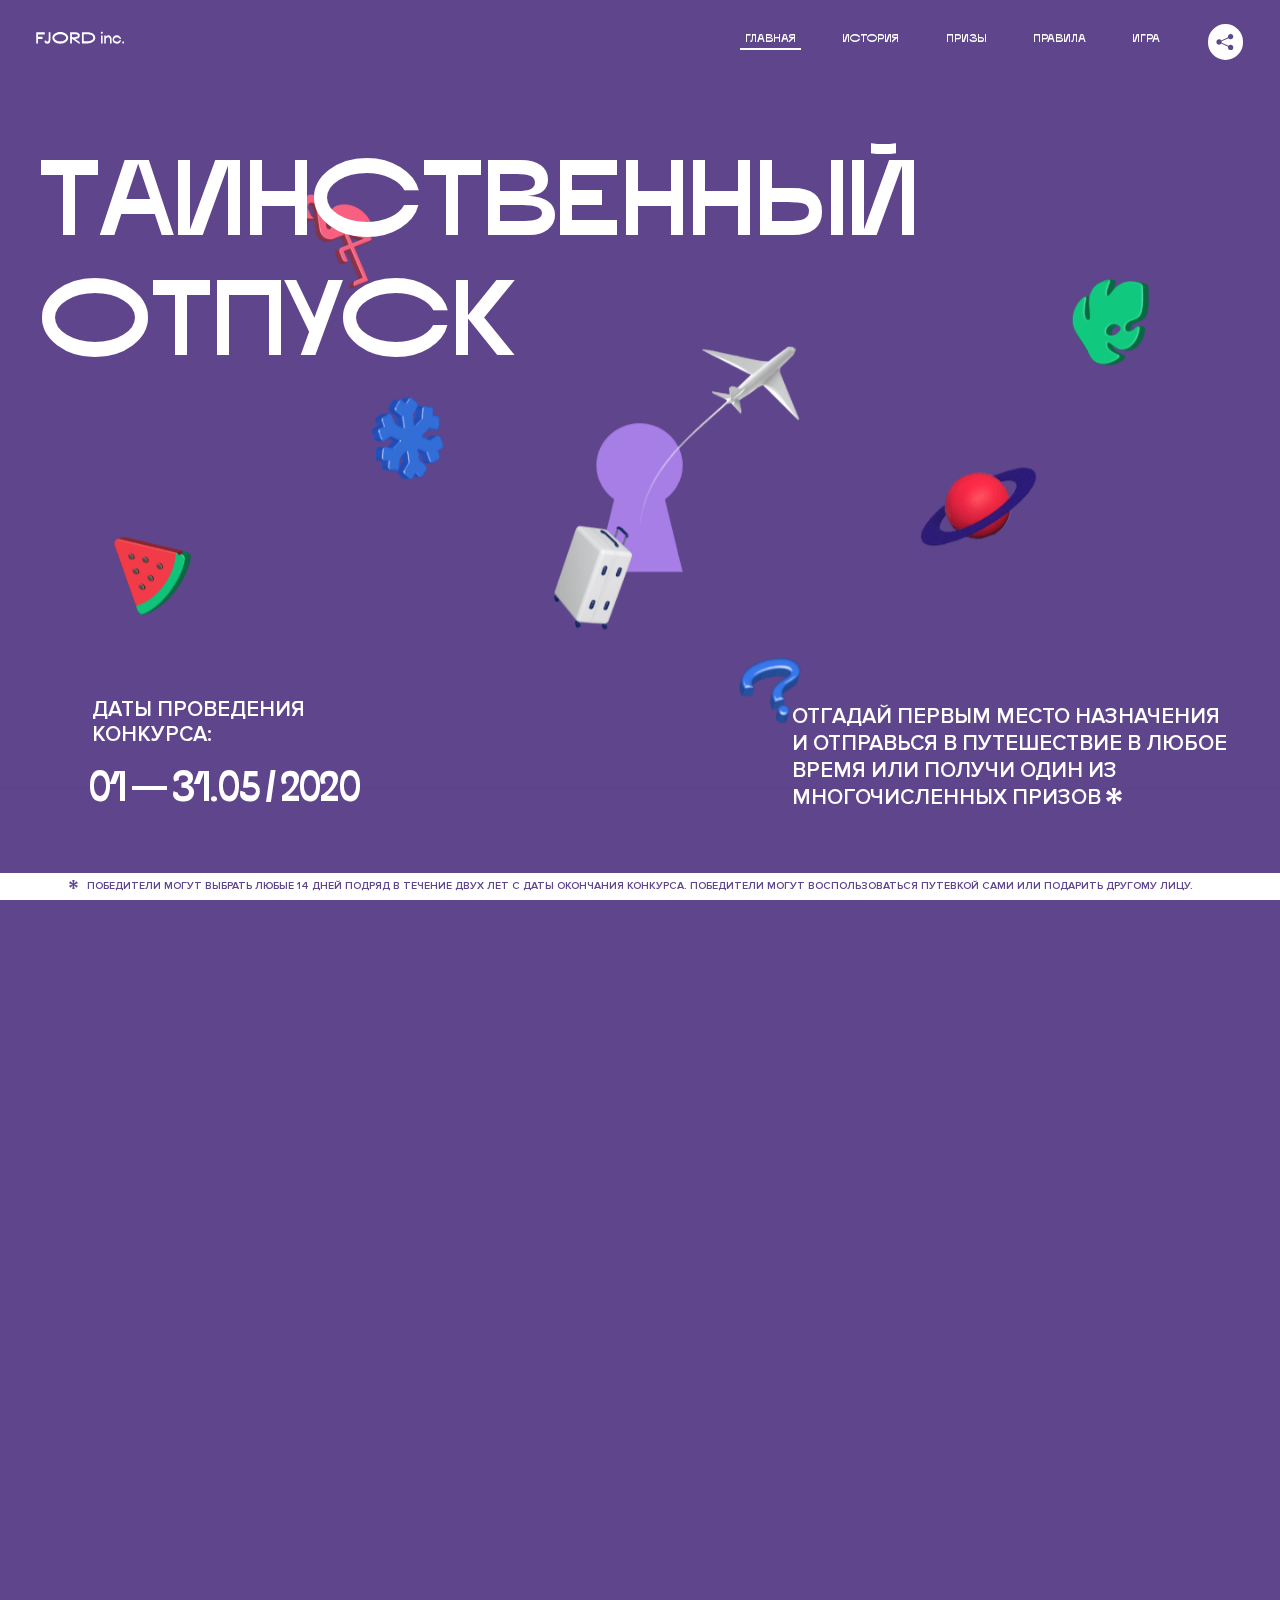
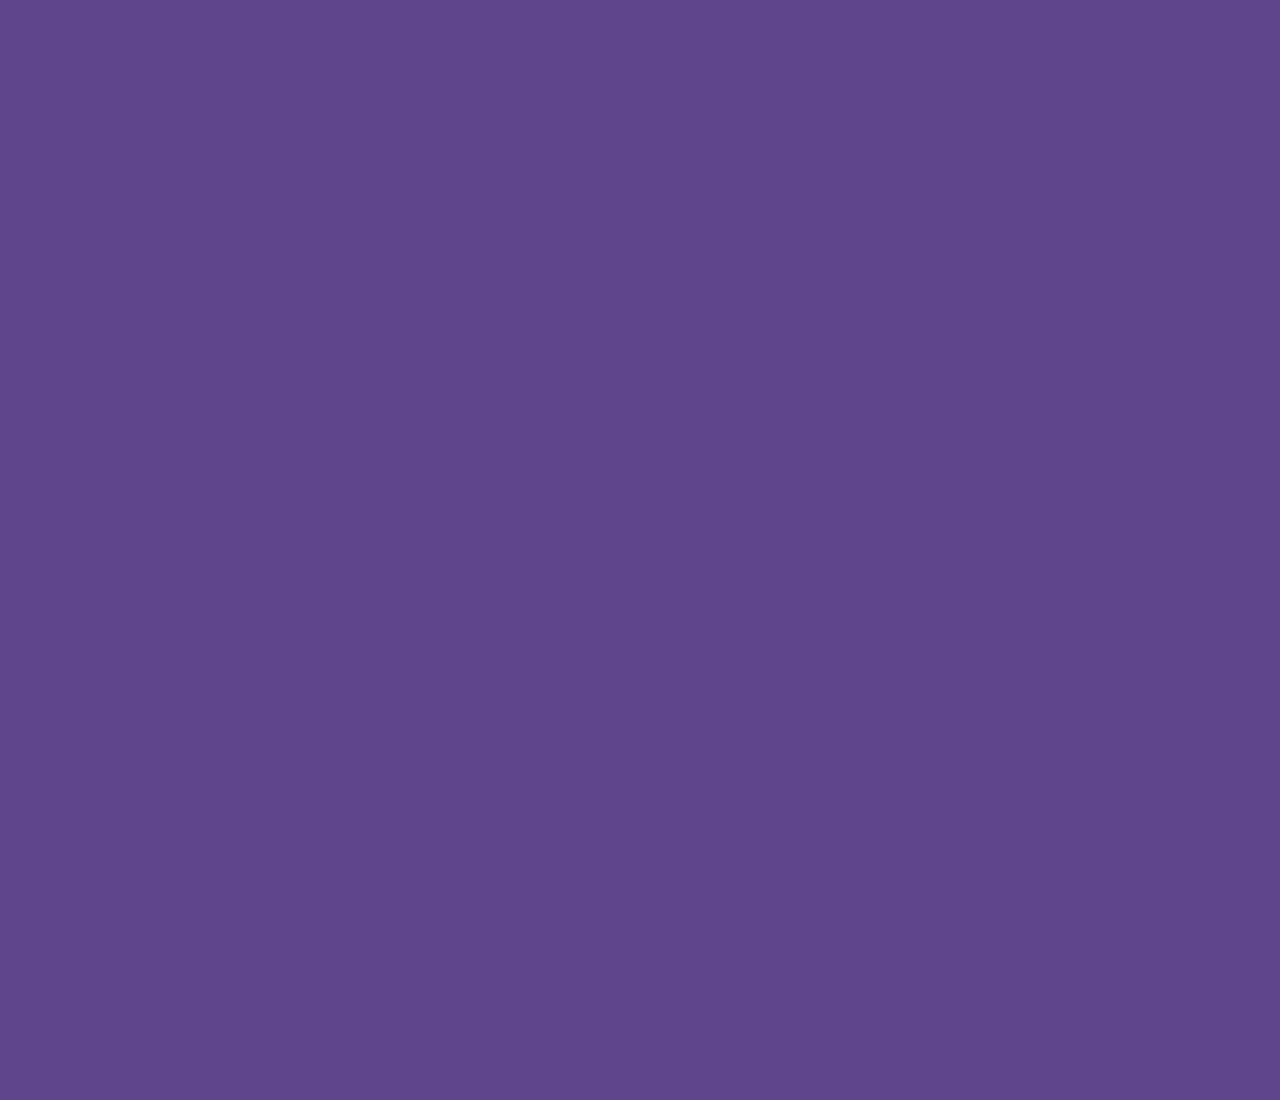
<file: 8/index.html>
<!DOCTYPE html>
<html lang="ru">
<head>
  <meta charset="UTF-8">
  <meta name="description" content="">
  <meta name="viewport" content="width=device-width, initial-scale=1.0">
  <meta http-equiv="X-UA-Compatible" content="ie=edge">
  <title>Mysterious Vacation</title>
  <link rel="stylesheet" href="css/style.min.css">
<link href="css/style.min.css" rel="stylesheet">  <base href="https://htmlacademy-animation.github.io/1314075-magic-vacation-1/8/">
</head>
<body>

  <header class="page-header js-header">
    <div class="page-header__wrapper">
      <a href="#" class="page-header__logo" aria-label="Перейти на страницу FJORD.Inc">
        <svg width="100" height="15" viewBox="0 0 100 15" fill="none" xmlns="http://www.w3.org/2000/svg">
          <path d="M0.26 1.4V14H2.276V8.906H7.334V6.44H2.276V3.848H9.872V1.4H0.26ZM12.733 14.36C15.127 14.36 16.243 12.65 16.243 9.5V1.4H14.263V8.96C14.263 11.21 13.723 11.876 12.733 11.876C11.833 11.876 11.473 11.3 11.347 10.58L9.36702 10.94C9.63702 13.046 10.663 14.36 12.733 14.36ZM18.3918 7.7C18.3918 11.372 22.3878 14.36 27.3198 14.36C32.2518 14.36 36.2478 11.372 36.2478 7.7C36.2478 4.028 32.2518 1.04 27.3198 1.04C22.3878 1.04 18.3918 4.028 18.3918 7.7ZM20.6058 7.7C20.6058 5.378 23.6118 3.524 27.3198 3.524C30.9918 3.524 33.9798 5.378 33.9798 7.7C33.9798 10.004 30.9918 11.858 27.3198 11.858C23.6118 11.858 20.6058 10.004 20.6058 7.7ZM40.403 14V8.906H40.799L49.079 14.702V12.38L44.039 8.906H44.201C47.999 8.906 49.277 7.304 49.277 5.162C49.277 3.092 47.999 1.4 44.201 1.4H38.387V14H40.403ZM43.535 3.722C45.785 3.722 47.045 4.136 47.045 5.432C47.045 6.764 45.785 7.034 43.535 7.034H40.403V3.722H43.535ZM51.6936 1.382V14H57.8676C62.7456 14 66.7236 11.534 66.7236 7.7C66.7236 3.848 62.7456 1.382 57.8676 1.382H51.6936ZM53.7096 11.624V3.722H57.5436C61.5396 3.722 64.4916 5.018 64.4916 7.7C64.4916 10.238 61.5396 11.624 57.5436 11.624H53.7096ZM73.1832 14.018H74.9832V5H73.1832V14.018ZM72.9132 1.976C72.9132 2.57 73.3992 3.092 74.0832 3.092C74.7492 3.092 75.2352 2.57 75.2352 1.976C75.2352 1.382 74.7672 0.805999 74.0832 0.805999C73.3812 0.805999 72.9132 1.382 72.9132 1.976ZM76.7867 14H78.5687V9.104C78.7487 8.006 79.5947 6.962 81.0887 6.962C82.1147 6.962 83.2667 7.448 83.2667 9.554V14H85.0487V9.014C85.0487 6.152 83.2307 4.73 81.3587 4.73C79.9187 4.73 79.0727 5.558 78.5687 6.854V5H76.7867V14ZM90.9898 14.27C93.5098 14.27 95.3818 12.506 95.7238 10.328H94.0498C93.7258 11.3 92.6998 12.02 90.9898 12.02C88.8478 12.02 87.7678 10.922 87.7678 9.59C87.7678 8.24 88.8478 6.962 90.9898 6.962C92.7538 6.962 93.7978 7.844 94.0858 8.924H95.7418C95.4358 6.71 93.6178 4.73 90.9898 4.73C88.0918 4.73 86.1298 7.124 86.1298 9.59C86.1298 12.074 88.1278 14.27 90.9898 14.27ZM97.0693 12.938C97.0693 13.658 97.5553 14.144 98.2753 14.144C98.9953 14.144 99.4813 13.658 99.4813 12.938C99.4813 12.2 98.9953 11.714 98.2753 11.714C97.5553 11.714 97.0693 12.2 97.0693 12.938Z" fill="currentColor"></path>
        </svg>
      </a>
      <button class="page-header__toggler js-menu-toggler" type="button" aria-label="Управление мобильным меню"><span>Меню</span></button>
      <nav class="page-header__nav">
        <div class="page-header__menu js-menu" id="menu">
          <ul>
            <li>
              <a class="js-menu-link active" href="#top" data-href="top">главная</a>
            </li>
            <li>
              <a class="js-menu-link" href="#story" data-href="story">история</a>
            </li>
            <li>
              <a class="js-menu-link" href="#prizes" data-href="prizes">призы</a>
            </li>
            <li>
              <a class="js-menu-link" href="#rules" data-href="rules">правила</a>
            </li>
            <li>
              <a class="js-menu-link" href="#game" data-href="game">игра</a>
            </li>
          </ul>
        </div>
        <div class="page-header__social">
          <div class="social-block js-social-block">
            <button class="social-block__toggler" aria-label="Управлять блоком с социальными кнопками">
              <svg width="26" height="22" viewBox="0 0 27 22" fill="none" xmlns="http://www.w3.org/2000/svg">
                <path d="M19.6721 7.43664C21.6273 7.43664 23.213 5.85095 23.213 3.89566C23.213 1.94037 21.6273 0.354675 19.6721 0.354675C17.7168 0.354675 16.1311 1.94037 16.1311 3.89566C16.1311 4.19968 16.1728 4.49178 16.2458 4.77345L7.21751 8.95527C6.57519 8.05214 5.52303 7.46049 4.33078 7.46049C2.37549 7.46049 0.789795 9.04618 0.789795 11.0015C0.789795 12.9568 2.37549 14.5425 4.33078 14.5425C5.52303 14.5425 6.57668 13.9508 7.21751 13.0477L16.2458 17.2295C16.1743 17.5112 16.1311 17.8033 16.1311 18.1073C16.1311 20.0626 17.7168 21.6483 19.6721 21.6483C21.6273 21.6483 23.213 20.0626 23.213 18.1073C23.213 16.152 21.6273 14.5663 19.6721 14.5663C18.4798 14.5663 17.4262 15.158 16.7853 16.0611L7.75701 11.8793C7.82854 11.5976 7.87176 11.3055 7.87176 11.0015C7.87176 10.6974 7.83003 10.4053 7.75701 10.1237L16.7853 5.94186C17.4262 6.84499 18.4783 7.43664 19.6721 7.43664Z" fill="currentColor"></path>
              </svg>
            </button>
            <ul class="social-block__list">
              <li>
                <a class="social-block__link social-block__link--fb" href="#" aria-label="Мы на Facebook">
                  <svg width="8" height="17" viewBox="0 0 8 17" fill="none" xmlns="http://www.w3.org/2000/svg">
                    <path d="M4.24646 16.9899H1.09275L1.05793 8.49828H0V5.30707H1.05793V3.81124C1.05793 1.42084 2.57654 0 5.21735 0H7.41758V3.18585H5.30841C4.28262 3.18585 4.2478 3.48582 4.2478 4.24914V5.30707H7.42964L7.16716 8.49828H4.2478V16.9899H4.24646Z" fill="currentColor"></path>
                  </svg>
                </a>
              </li>
              <li>
                <a class="social-block__link social-block__link--insta" href="#" aria-label="Мы в Instagram">
                  <svg width="15" height="15" viewBox="0 0 15 15" fill="none" xmlns="http://www.w3.org/2000/svg">
                    <path d="M11.0197 0H4.19806C2.14246 0 0.471191 1.66993 0.471191 3.72285V10.5499C0.471191 12.6082 2.14112 14.2727 4.19806 14.2727H11.0197C13.0753 14.2727 14.7466 12.6082 14.7466 10.5499V3.72285C14.7466 1.67127 13.0753 0 11.0197 0ZM11.0197 12.4849H4.19806C3.13076 12.4849 2.26432 11.6158 2.26432 10.5512V3.72419C2.26432 2.65956 3.13076 1.79715 4.19806 1.79715H11.0197C12.087 1.79715 12.9535 2.6609 12.9535 3.72419V10.5512C12.9535 11.6145 12.087 12.4849 11.0197 12.4849Z" fill="currentColor"></path>
                    <path d="M7.60887 3.11084C5.38989 3.11084 3.58203 4.9187 3.58203 7.14036C3.58203 9.35532 5.38989 11.1645 7.60887 11.1645C9.83053 11.1645 11.6357 9.35666 11.6357 7.14036C11.6357 4.9187 9.83053 3.11084 7.60887 3.11084ZM7.60887 9.36871C6.37551 9.36871 5.37784 8.37372 5.37784 7.14036C5.37784 5.90699 6.37551 4.90665 7.60887 4.90665C8.83822 4.90665 9.84259 5.90833 9.84259 7.14036C9.84392 8.37238 8.83822 9.36871 7.60887 9.36871Z" fill="currentColor"></path>
                    <path d="M11.3573 2.35962C10.8256 2.35962 10.3931 2.79752 10.3931 3.32381C10.3931 3.85546 10.8256 4.29336 11.3573 4.29336C11.8862 4.29336 12.3215 3.85546 12.3215 3.32381C12.3215 2.79752 11.8862 2.35962 11.3573 2.35962Z" fill="currentColor"></path>
                  </svg>
                </a>
              </li>
              <li>
                <a class="social-block__link social-block__link--vk" href="#" aria-label="Мы ВКонтакте">
                  <svg width="17" height="10" viewBox="0 0 17 10" fill="none" xmlns="http://www.w3.org/2000/svg">
                    <path d="M14.1234 4.9002C14.1234 4.9002 16.3623 1.72708 16.5866 0.680242C16.6595 0.312285 16.4947 0.103188 16.1069 0.103188C16.1069 0.103188 14.8193 0.103188 14.168 0.103188C13.7235 0.103188 13.5587 0.293278 13.4235 0.579768C13.4235 0.579768 12.3724 2.82553 11.0969 4.24712C10.6861 4.70333 10.4781 4.84318 10.2511 4.84318C10.0646 4.84318 9.98625 4.6911 9.98625 4.27834V0.649016C9.98625 0.147997 9.92545 0.00135496 9.5066 0.00135496H6.39628C6.15578 0.00135496 6.0085 0.134417 6.0085 0.324506C6.0085 0.801084 6.73406 0.908351 6.73406 2.20231V4.87305C6.73406 5.40529 6.70569 5.61575 6.45303 5.61575C5.78016 5.61575 4.19528 3.30618 3.30623 0.678887C3.12923 0.145282 2.93737 0 2.43475 0H0.486409C0.205373 0 0 0.190085 0 0.476576C0 0.991172 0.60666 3.40801 2.99277 6.64358C4.59927 8.8201 6.70569 10 8.60269 10C9.76196 10 10.0416 9.80312 10.0416 9.31432V7.63883C10.0416 7.22607 10.2065 7.04956 10.4429 7.04956C10.7078 7.04956 11.1847 7.13238 12.2805 8.22268C13.5843 9.47862 13.6762 10 14.3896 10H16.5676C16.7919 10 17 9.89273 17 9.52342C17 9.02919 16.3623 8.15343 15.384 7.10659C14.9801 6.56755 14.3302 5.98914 14.1248 5.72301C13.8275 5.40801 13.9154 5.23014 14.1234 4.9002Z" fill="currentColor"></path>
                  </svg>
                </a>
              </li>
            </ul>
          </div>
        </div>
      </nav>
    </div>
  </header>

  <main class="page-content">

    <section class="animation-screen"></section>

    <section class="screen screen--hidden screen--intro js-scrollspy" id="top">
      <div class="screen__wrapper">
        <div class="intro">
          <h1 class="intro__title" data-split-letters="true" data-delay="0.7">Таинственный отпуск</h1>
          <div class="intro__content">
            <div class="intro__info">
              <p class="intro__label">Даты проведения конкурса:</p>
              <p class="intro__date" data-split-letters="true" data-delay="1.6">01 — 31.05 / 2020</p>
            </div>
            <div class="intro__message">
              <p>
                Отгадай первым место назначения и&nbsp;отправься в&nbsp;путешествие в&nbsp;любое время или получи один из многочисленных призов
                <svg width="16" height="16" viewBox="0 0 10 10" fill="none" xmlns="http://www.w3.org/2000/svg">
                  <path d="M0 6.35337L3.90271 4.99012L0 3.64663L1.34615 1.32374L4.44287 4.01073L3.67364 0H6.34615L5.57692 4.01073L8.65385 1.32374L10 3.64663L6.13405 4.99012L10 6.35337L8.65385 8.65651L5.57692 5.98927L6.34615 10H3.67364L4.44287 5.96952L1.34615 8.65651L0 6.35337Z" fill="currentColor"></path>
                </svg>
              </p>
            </div>
          </div>
        </div>
      </div>
      <div class="screen__footer js-footer">
        <button class="screen__footer-enlarge js-footer-toggler" type="button" aria-label="Показать сообщение">
          <svg width="10" height="10" viewBox="0 0 10 10" fill="none" xmlns="http://www.w3.org/2000/svg">
            <path d="M0 6.35337L3.90271 4.99012L0 3.64663L1.34615 1.32374L4.44287 4.01073L3.67364 0H6.34615L5.57692 4.01073L8.65385 1.32374L10 3.64663L6.13405 4.99012L10 6.35337L8.65385 8.65651L5.57692 5.98927L6.34615 10H3.67364L4.44287 5.96952L1.34615 8.65651L0 6.35337Z" fill="currentColor"></path>
          </svg>
        </button>
        <button class="screen__footer-collapse js-footer-toggler" type="button" aria-label="Скрыть сообщение">
          <svg width="13" height="13" viewBox="0 0 13 13" fill="none" xmlns="http://www.w3.org/2000/svg">
            <line x1="12.3536" y1="0.353553" x2="0.738349" y2="11.9688" stroke="currentColor"></line>
            <line x1="0.738319" y1="0.539925" x2="12.3535" y2="12.1551" stroke="currentColor"></line>
          </svg>
        </button>
        <div class="screen__footer-wrapper">
          <div class="screen__footer-announce">
            <p class="screen__footer-label">Даты проведения конкурса:</p>
            <p class="screen__footer-date">01 — 31.05 / 2020</p>
          </div>
          <div class="screen__footer-note">
            <p>
              <svg width="10" height="10" viewBox="0 0 10 10" fill="none" xmlns="http://www.w3.org/2000/svg">
                <path d="M0 6.35337L3.90271 4.99012L0 3.64663L1.34615 1.32374L4.44287 4.01073L3.67364 0H6.34615L5.57692 4.01073L8.65385 1.32374L10 3.64663L6.13405 4.99012L10 6.35337L8.65385 8.65651L5.57692 5.98927L6.34615 10H3.67364L4.44287 5.96952L1.34615 8.65651L0 6.35337Z" fill="currentColor"></path>
              </svg>
              <span>Победители могут выбрать любые 14 дней подряд в&nbsp;течение двух лет с&nbsp;даты окончания конкурса. Победители могут воспользоваться путевкой сами или подарить другому лицу.</span>
            </p>
          </div>
        </div>
      </div>
    </section>

    <section class="screen screen--hidden screen--story js-scrollspy" id="story">

      <div class="slider swiper-container js-slider">

        <div class="swiper-wrapper">

          <div class="slider__item swiper-slide">
            <h2 class="slider__item-title" data-split-letters="true">История</h2>
            <p class="slider__item-text">Джеймс Таргет был основателем компании &laquo;Fjord Inc.&raquo;. С&nbsp;1965 года &laquo;Fjord Inc.&raquo; прославилась надёжными и&nbsp;удобными чемоданами и&nbsp;аксессуарами для туристов.</p>
          </div>

          <div class="slider__item swiper-slide">
            <p class="slider__item-text">Когда Джеймсу было 7&nbsp;лет, в&nbsp;их&nbsp;доме гостил дядюшка и&nbsp;развлекал детей рассказами о&nbsp;своей поездке в&nbsp;место, показавшееся малышу Таргету невероятным. Тогда Джеймс решил, что однажды посетит его, но&nbsp;не&nbsp;будет рассказывать о&nbsp;мечте, пока не&nbsp;осуществит.</p>
          </div>

          <div class="slider__item swiper-slide">
            <p class="slider__item-text">Джеймс Таргет стал увлеченным путешественником. Он&nbsp;посетил 5&nbsp;континентов, 126&nbsp;стран.</p>
          </div>

          <div class="slider__item swiper-slide">
            <p class="slider__item-text">Он&nbsp;сплавлялся по&nbsp;Амазонке и&nbsp;погружался в&nbsp;пещеры Франции, медитировал в&nbsp;горах Тибета и&nbsp;пожимал руку вождя племени Акугауа.</p>
          </div>

          <div class="slider__item swiper-slide">
            <p class="slider__item-text">Из&nbsp;своих поездок Джеймс Таргет привозил идеи, как сделать свои чемоданы &laquo;Fjord Inc.&raquo; удобными и&nbsp;приспособленными к&nbsp;разным дорожным условиям.</p>
          </div>

          <div class="slider__item swiper-slide">
            <p class="slider__item-text">Всё это время Джеймс не&nbsp;оставлял идею поездки своей мечты. Однако, как только он&nbsp;брался за&nbsp;планирование, возникали препятствия, не&nbsp;позволяющие отправиться туда.</p>
          </div>

          <div class="slider__item swiper-slide">
            <p class="slider__item-text">В&nbsp;возрасте 67&nbsp;лет Джеймс Таргет попал под лавину и&nbsp;погиб. В&nbsp;своём завещании он&nbsp;поручил отправить в&nbsp;заветное путешествие трёх смельчаков, единых с&nbsp;ним духом.</p>
          </div>

          <div class="slider__item swiper-slide">
            <p class="slider__item-text">Тех, кто сможет узнать таинственное место, задавая вопросы специально обученному ИИ&nbsp;&laquo;Соне&raquo;, ждет фантастическое путешествие.</p>
          </div>
        </div>
        <div class="slider__controls">
          <button class="slider__control slider__control--prev js-control-prev" type="button" aria-label="Показать предыдущую историю">
            <svg width="12" height="22" viewBox="0 0 12 22" fill="none" xmlns="http://www.w3.org/2000/svg">
              <path d="M11 1L1 11L11 21" stroke="currentColor" stroke-width="2" stroke-linejoin="round"></path>
            </svg>
          </button>
          <button class="slider__control slider__control--next js-control-next" type="button" aria-label="Показать следующую историю">
            <svg width="12" height="22" viewBox="0 0 12 22" fill="none" xmlns="http://www.w3.org/2000/svg">
              <path d="M1 1L11 11L1 21" stroke="currentColor" stroke-width="2" stroke-linejoin="round"></path>
            </svg>
          </button>
        </div>
        <div class="slider__pagination swiper-pagination"></div>
      </div>
    </section>

    <section class="screen screen--hidden screen--prizes js-scrollspy" id="prizes">
      <div class="screen__wrapper">
        <div class="prizes">
          <h2 class="prizes__title" data-split-letters="true" data-delay="0.7">Призы</h2>
          <div class="prizes__lead">
            <p>Найди ответ и&nbsp;получи один из&nbsp;призов:</p>
          </div>
          <ul class="prizes__list">
            <li class="prizes__item prizes__item--journeys">
              <div class="prizes__icon">
                <picture>
                  <source srcset="img/prize1-mob.svg" media="(orientation: portrait)">
                  <img class="smil" src="img/prize1.svg" data-src="img/primary-award.svg" alt="">
                </picture>
              </div>
              <p class="prizes__desc">
                <b>3</b>
                <span>загадочных путешествия</span>
              </p>
            </li>
            <li class="prizes__item prizes__item--cases">
              <div class="prizes__icon">
                <picture>
                  <source srcset="img/prize2-mob.svg" media="(orientation: portrait)">
                  <img class="smil" src="img/prize2.svg" data-src="img/secondary-award.svg" data-delay="4.5" alt="">
                </picture>
              </div>
              <p class="prizes__desc">
                <b>7</b>
                <span>надежных чемоданов</span>
              </p>
            </li>
            <li class="prizes__item prizes__item--codes">
              <div class="prizes__icon">
                <picture>
                  <source srcset="img/prize3-mob.svg" media="(orientation: portrait)">
                  <img src="img/prize3.svg" alt="">
                </picture>
              </div>
              <p class="prizes__desc">
                <b>900</b>
                <span>
                  промокодов на&nbsp;скидку 15%
                  <svg width="10" height="10" viewBox="0 0 10 10" fill="none" xmlns="http://www.w3.org/2000/svg">
                    <path d="M0 6.35337L3.90271 4.99012L0 3.64663L1.34615 1.32374L4.44287 4.01073L3.67364 0H6.34615L5.57692 4.01073L8.65385 1.32374L10 3.64663L6.13405 4.99012L10 6.35337L8.65385 8.65651L5.57692 5.98927L6.34615 10H3.67364L4.44287 5.96952L1.34615 8.65651L0 6.35337Z" fill="currentColor"></path>
                  </svg>
                </span>
              </p>
            </li>
          </ul>
        </div>
      </div>
      <div class="screen__footer js-footer">
        <button class="screen__footer-enlarge js-footer-toggler" type="button" aria-label="Показать сообщение">
          <svg width="10" height="10" viewBox="0 0 10 10" fill="none" xmlns="http://www.w3.org/2000/svg">
            <path d="M0 6.35337L3.90271 4.99012L0 3.64663L1.34615 1.32374L4.44287 4.01073L3.67364 0H6.34615L5.57692 4.01073L8.65385 1.32374L10 3.64663L6.13405 4.99012L10 6.35337L8.65385 8.65651L5.57692 5.98927L6.34615 10H3.67364L4.44287 5.96952L1.34615 8.65651L0 6.35337Z" fill="currentColor"></path>
          </svg>
        </button>
        <button class="screen__footer-collapse js-footer-toggler" type="button" aria-label="Скрыть сообщение">
          <svg width="13" height="13" viewBox="0 0 13 13" fill="none" xmlns="http://www.w3.org/2000/svg">
            <line x1="12.3536" y1="0.353553" x2="0.738349" y2="11.9688" stroke="currentColor"></line>
            <line x1="0.738319" y1="0.539925" x2="12.3535" y2="12.1551" stroke="currentColor"></line>
          </svg>
        </button>
        <div class="screen__footer-wrapper">
          <div class="screen__footer-announce">
            <p class="screen__footer-label">Даты проведения конкурса:</p>
            <p class="screen__footer-date">01 — 31.05 / 2020</p>
          </div>
          <div class="screen__footer-note">
            <p>
              <svg width="10" height="10" viewBox="0 0 10 10" fill="none" xmlns="http://www.w3.org/2000/svg">
                <path d="M0 6.35337L3.90271 4.99012L0 3.64663L1.34615 1.32374L4.44287 4.01073L3.67364 0H6.34615L5.57692 4.01073L8.65385 1.32374L10 3.64663L6.13405 4.99012L10 6.35337L8.65385 8.65651L5.57692 5.98927L6.34615 10H3.67364L4.44287 5.96952L1.34615 8.65651L0 6.35337Z" fill="currentColor"></path>
              </svg>
              <span>Скидка&nbsp;15% на&nbsp;единоразовое приобретение путёвки с&nbsp;1&nbsp;июня 2020 по&nbsp;31&nbsp;мая 2022&nbsp;года. Суммируется с&nbsp;другими акциями</span>
            </p>
          </div>
        </div>
      </div>
    </section>

    <section class="screen screen--hidden screen--rules js-scrollspy" id="rules">
      <div class="screen__wrapper">
        <div class="rules">
          <h2 class="rules__title" data-split-letters="true">Правила</h2>
          <div class="rules__lead">
            <p>Для того чтобы получить наследство Джеймса Таргета, тебе нужно выведать у&nbsp;&laquo;Сони&raquo;, куда предстоит отправиться тебе в&nbsp;случае победы</p>
          </div>
          <ol class="rules__list">
            <li class="rules__item">
              <p>Тебе отводится <br>5&nbsp;минут</p>
            </li>
            <li class="rules__item">
              <p>Задавай любые вопросы в&nbsp;текстовом поле</p>
            </li>
            <li class="rules__item">
              <p>Нажимай кнопку &laquo;Узнать&raquo;, чтобы получить ответ</p>
            </li>
            <li class="rules__item">
              <p>&laquo;Соня&raquo; может отвечать только&nbsp;Да или Нет</p>
            </li>
          </ol>
          <a href="#game" class="rules__link btn">Погнали!</a>
        </div>
      </div>
      <div class="screen__disclaimer">
        <div class="disclaimer">
          <ul>
            <li>
              <a href="#">Правовая информация</a>
            </li>
            <li>
              <a href="#">Подробные правила</a>
            </li>
          </ul>
        </div>
      </div>
    </section>

    <section class="screen screen--hidden screen--game js-scrollspy" id="game">
      <div class="screen__wrapper">
        <div class="game">
          <div class="game__header">
            <h2 class="game__title" data-split-letters="true">Игра</h2>
            <div class="game__counter">
              <span>05</span>:<span>00</span>
            </div>
          </div>
          <div class="game__body">
            <div class="chat">
              <div class="chat__body js-chat">
                <ul class="chat__list" id="messages"></ul>
              </div>
              <div class="chat__footer">
                <form action="#" method="post" class="form" id="message-form">
                  <label for="message-field" class="visually-hidden">Поле для ввода вопроса</label>
                  <input type="text" class="form__field" id="message-field">
                  <button class="form__button btn">
                    Узнать
                    <svg width="18" height="19" viewBox="0 0 18 19" fill="none" xmlns="http://www.w3.org/2000/svg">
                      <path stroke="currentColor" stroke-width="2" d="M9 19V1"></path>
                      <path d="M1 9l8-8 8 8" stroke="currentColor" stroke-width="2" stroke-linejoin="round"></path>
                    </svg>
                  </button>
                </form>
              </div>
            </div>
          </div>
          <!-- временные кнопки для показа результата -->
          <div class="game__buttons">
            <button class="game__button btn js-show-result" type="button" data-target="result">Положительный результат</button>
            <button class="game__button btn js-show-result" type="button" data-target="result2">Положительный результат - 2</button>
            <button class="game__button btn js-show-result" type="button" data-target="result3">Отрицательный результат</button>
          </div>
        </div>
      </div>
    </section>

    <section class="screen screen--hidden screen--result" id="result">
      <div class="screen__wrapper">
        <div class="result result--trip">
          <div class="result__image">
            <picture>
              <source srcset="img/result1-mob.png 1x, img/result1-mob@2x.png 2x" media="(max-width: 768px) and (orientation: portrait)">
              <img src="img/result1.png" srcset="img/result1@2x.png 2x" alt="">
            </picture>
          </div>
          <h2 class="result__title">
            <span class="visually-hidden">ПОбеда!</span>
            <svg xmlns="http://www.w3.org/2000/svg" viewBox="0 0 568.85 109.24">
              <path d="M16,24.44V92H2.6V8H75V92H61.52V24.44H16Z" transform="translate(-2.1 -1.5)" fill="none" stroke="currentColor"></path>
              <path d="M148.76,5.6c32.88,0,59.52,19.92,59.52,44.4s-26.64,44.4-59.52,44.4S89.24,74.48,89.24,50,115.88,5.6,148.76,5.6Zm0,72.12c24.48,0,44.4-12.36,44.4-27.72s-19.92-27.84-44.4-27.84C124,22.16,104,34.52,104,50S124,77.72,148.76,77.72Z" transform="translate(-2.1 -1.5)" fill="none" stroke="currentColor"></path>
              <path d="M287.36,8V24.44H236v14.4h25.32c25.44,0,34,11.16,34,26.52,0,15.6-8.52,26.64-34,26.64H222.56V8h64.8ZM256.88,76.52c15.12,0,23.52-2,23.52-11.52S272,54.44,256.88,54.44H236V76.52h20.88Z" transform="translate(-2.1 -1.5)" fill="none" stroke="currentColor"></path>
              <path d="M371.47,8V24.44H320.84V41.6h33.6V58h-33.6V75.56h50.64V92H307.4V8h64.08Z" transform="translate(-2.1 -1.5)" fill="none" stroke="currentColor"></path>
              <path d="M382.39,110.24V75.56h7.44c4.56-4.68,7.8-18.36,8.76-56L399,8h48.6V75.56h10v34.68H442.87V92H397v18.24H382.39Zm51.72-34.68V24.44H411.55v3.12c-0.48,22.44-3.24,37.68-7.2,48h29.76Z" transform="translate(-2.1 -1.5)" fill="none" stroke="currentColor"></path>
              <path d="M463.75,92l28-84h27.12l28.08,84H533.47l-7.8-23.52h-37.8L480.07,92H463.75Zm56.64-40L507,11.84,493.51,52h26.88Z" transform="translate(-2.1 -1.5)" fill="none" stroke="currentColor"></path>
              <path d="M554.12,70.4L555.55,2H569l1.44,68.4H554.12Zm8.28,6.36c4.8,0,8,3.24,8,8.16a8,8,0,1,1-16.08,0C554.35,80,557.59,76.76,562.39,76.76Z" transform="translate(-2.1 -1.5)" fill="none" stroke="currentColor"></path>
            </svg>
          </h2>
          <div class="result__text">
            <p>ты&nbsp;отправляешься в&nbsp;Арктику!</p>
          </div>
          <div class="result__form">
            <form action="#" method="post" class="form form--result">
              <label for="email-field" class="form__label">зарегистрируй результат</label>
              <input type="email" class="form__field" id="email-field" placeholder="e-mail для регистации результата и получения приза" required="">
              <button class="form__button btn">
                отправить
                <svg width="18" height="19" viewBox="0 0 18 19" fill="none" xmlns="http://www.w3.org/2000/svg">
                  <path stroke="currentColor" stroke-width="2" d="M9 19V1"></path>
                  <path d="M1 9l8-8 8 8" stroke="currentColor" stroke-width="2" stroke-linejoin="round"></path>
                </svg>
              </button>
            </form>
          </div>
        </div>
      </div>
    </section>

    <section class="screen screen--hidden screen--result" id="result2">
      <div class="screen__wrapper">
        <div class="result result--prize">
          <div class="result__image">
            <picture>
              <source srcset="img/result2-mob.png 1x, img/result2-mob@2x.png 2x" media="(max-width: 768px) and (orientation: portrait)">
              <img src="img/result2.png" srcset="img/result2@2x.png 2x" alt="">
            </picture>
          </div>
          <h2 class="result__title">
            <span class="visually-hidden">ПОбеда!</span>
            <svg xmlns="http://www.w3.org/2000/svg" viewBox="0 0 568.85 109.24">
              <path d="M16,24.44V92H2.6V8H75V92H61.52V24.44H16Z" transform="translate(-2.1 -1.5)" fill="none" stroke="currentColor"></path>
              <path d="M148.76,5.6c32.88,0,59.52,19.92,59.52,44.4s-26.64,44.4-59.52,44.4S89.24,74.48,89.24,50,115.88,5.6,148.76,5.6Zm0,72.12c24.48,0,44.4-12.36,44.4-27.72s-19.92-27.84-44.4-27.84C124,22.16,104,34.52,104,50S124,77.72,148.76,77.72Z" transform="translate(-2.1 -1.5)" fill="none" stroke="currentColor"></path>
              <path d="M287.36,8V24.44H236v14.4h25.32c25.44,0,34,11.16,34,26.52,0,15.6-8.52,26.64-34,26.64H222.56V8h64.8ZM256.88,76.52c15.12,0,23.52-2,23.52-11.52S272,54.44,256.88,54.44H236V76.52h20.88Z" transform="translate(-2.1 -1.5)" fill="none" stroke="currentColor"></path>
              <path d="M371.47,8V24.44H320.84V41.6h33.6V58h-33.6V75.56h50.64V92H307.4V8h64.08Z" transform="translate(-2.1 -1.5)" fill="none" stroke="currentColor"></path>
              <path d="M382.39,110.24V75.56h7.44c4.56-4.68,7.8-18.36,8.76-56L399,8h48.6V75.56h10v34.68H442.87V92H397v18.24H382.39Zm51.72-34.68V24.44H411.55v3.12c-0.48,22.44-3.24,37.68-7.2,48h29.76Z" transform="translate(-2.1 -1.5)" fill="none" stroke="currentColor"></path>
              <path d="M463.75,92l28-84h27.12l28.08,84H533.47l-7.8-23.52h-37.8L480.07,92H463.75Zm56.64-40L507,11.84,493.51,52h26.88Z" transform="translate(-2.1 -1.5)" fill="none" stroke="currentColor"></path>
              <path d="M554.12,70.4L555.55,2H569l1.44,68.4H554.12Zm8.28,6.36c4.8,0,8,3.24,8,8.16a8,8,0,1,1-16.08,0C554.35,80,557.59,76.76,562.39,76.76Z" transform="translate(-2.1 -1.5)" fill="none" stroke="currentColor"></path>
            </svg>
          </h2>
          <div class="result__text">
            <p>чемодан &laquo;Fjord&nbsp;Inc.&raquo;&nbsp;твой</p>
          </div>
          <div class="result__form">
            <form action="#" method="post" class="form form--result">
              <label for="email-field2" class="form__label">зарегистрируй результат</label>
              <input type="email" class="form__field" id="email-field2" placeholder="e-mail для регистации результата и получения приза" required="">
              <button class="form__button btn">
                отправить
                <svg width="18" height="19" viewBox="0 0 18 19" fill="none" xmlns="http://www.w3.org/2000/svg">
                  <path stroke="currentColor" stroke-width="2" d="M9 19V1"></path>
                  <path d="M1 9l8-8 8 8" stroke="currentColor" stroke-width="2" stroke-linejoin="round"></path>
                </svg>
              </button>
            </form>
          </div>
        </div>
      </div>
    </section>

    <section class="screen screen--hidden screen--result" id="result3">
      <div class="screen__wrapper">
        <div class="result result--negative">
          <div class="result__image">
            <picture>
              <source srcset="img/result3-mob.png 1x, img/result3-mob@2x.png 2x" media="(max-width: 768px) and (orientation: portrait)">
              <img src="img/result3.png" srcset="img/result3@2x.png 2x" alt="">
            </picture>
          </div>
          <h2 class="result__title">
            <span class="visually-hidden">Не угадал!</span>
            <svg xmlns="http://www.w3.org/2000/svg" viewBox="0 0 660.77 109.24">
              <path d="M2.66,92V8H16.1V42.2H53.3V8H66.74V92H53.3V58.64H16.1V92H2.66Z" transform="translate(-2.16 -1.5)" fill="none" stroke="currentColor"></path>
              <path d="M147.62,8V24.44H97V41.6h33.6V58H97V75.56h50.64V92H83.54V8h64.08Z" transform="translate(-2.16 -1.5)" fill="none" stroke="currentColor"></path>
              <path d="M199.22,8l20.52,42.36L235.34,8h16.44l-31,84H204.38l9.48-25.92L185.78,8h13.44Z" transform="translate(-2.16 -1.5)" fill="none" stroke="currentColor"></path>
              <path d="M273.74,24.44V92H260.3V8h50.16V24.44H273.74Z" transform="translate(-2.16 -1.5)" fill="none" stroke="currentColor"></path>
              <path d="M307.1,92l28-84h27.12l28.08,84H376.82L369,68.48h-37.8L323.42,92H307.1Zm56.64-40L350.3,11.84,336.86,52h26.88Z" transform="translate(-2.16 -1.5)" fill="none" stroke="currentColor"></path>
              <path d="M396.38,110.24V75.56h7.44c4.56-4.68,7.8-18.36,8.76-56L412.94,8h48.6V75.56h10v34.68H456.86V92H411v18.24H396.38ZM448.1,75.56V24.44H425.54v3.12c-0.48,22.44-3.24,37.68-7.2,48H448.1Z" transform="translate(-2.16 -1.5)" fill="none" stroke="currentColor"></path>
              <path d="M477.74,92l28-84h27.12L560.9,92H547.46l-7.8-23.52h-37.8L494.06,92H477.74Zm56.64-40-13.44-40.2L507.5,52h26.88Z" transform="translate(-2.16 -1.5)" fill="none" stroke="currentColor"></path>
              <path d="M568.7,76.88a13.77,13.77,0,0,0,5,1c6.6,0,10.44-6.24,12-58.32L586.22,8h46.2V92H619V24.44H598.82l-0.12,3.12C597.14,81,589,94.4,573.74,94.4a28.55,28.55,0,0,1-6.72-.84Z" transform="translate(-2.16 -1.5)" fill="none" stroke="currentColor"></path>
              <path d="M646.1,70.4L647.54,2H661l1.44,68.4H646.1Zm8.28,6.36c4.8,0,8,3.24,8,8.16a8,8,0,0,1-16.08,0C646.34,80,649.58,76.76,654.38,76.76Z" transform="translate(-2.16 -1.5)" fill="none" stroke="currentColor"></path>
            </svg>
          </h2>
          <button class="result__button js-play" type="button">
            не сдавайся!
            <span>
              <svg width="27" height="22" viewBox="0 0 27 22" fill="none" xmlns="http://www.w3.org/2000/svg">
                <path d="M10.6899 1.47998C5.42992 1.47998 1.16992 5.73998 1.16992 11C1.16992 16.26 5.42992 20.52 10.6899 20.52C15.9499 20.52 20.2099 16.26 20.2099 11V7.13998" stroke="currentColor" stroke-width="2" stroke-miterlimit="10"></path>
                <path d="M15.1099 12.5099L20.1499 7.13989L25.3099 12.6299" stroke="currentColor" stroke-width="2" stroke-miterlimit="10" stroke-linejoin="round"></path>
              </svg>
            </span>
          </button>
        </div>
      </div>
    </section>

  </main>

<script src="js/script.js"></script></body>
</html>
</file>
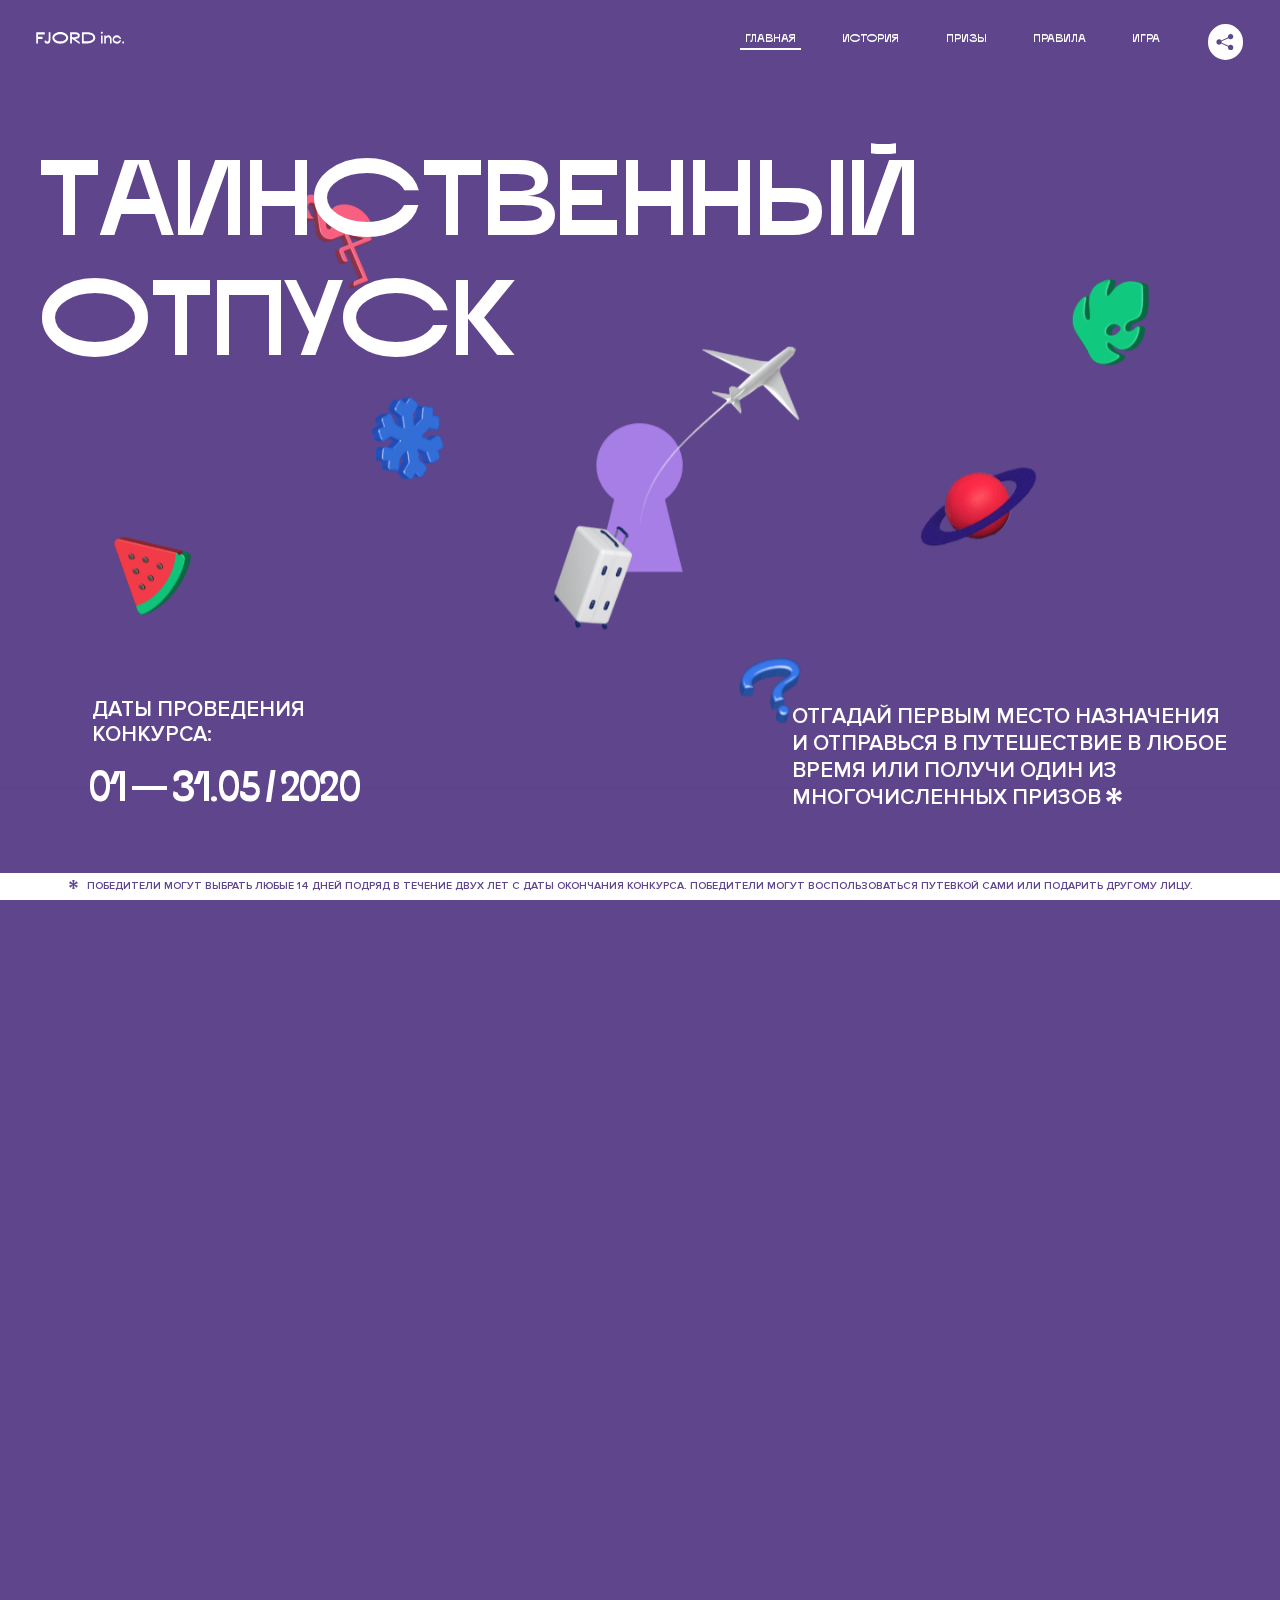
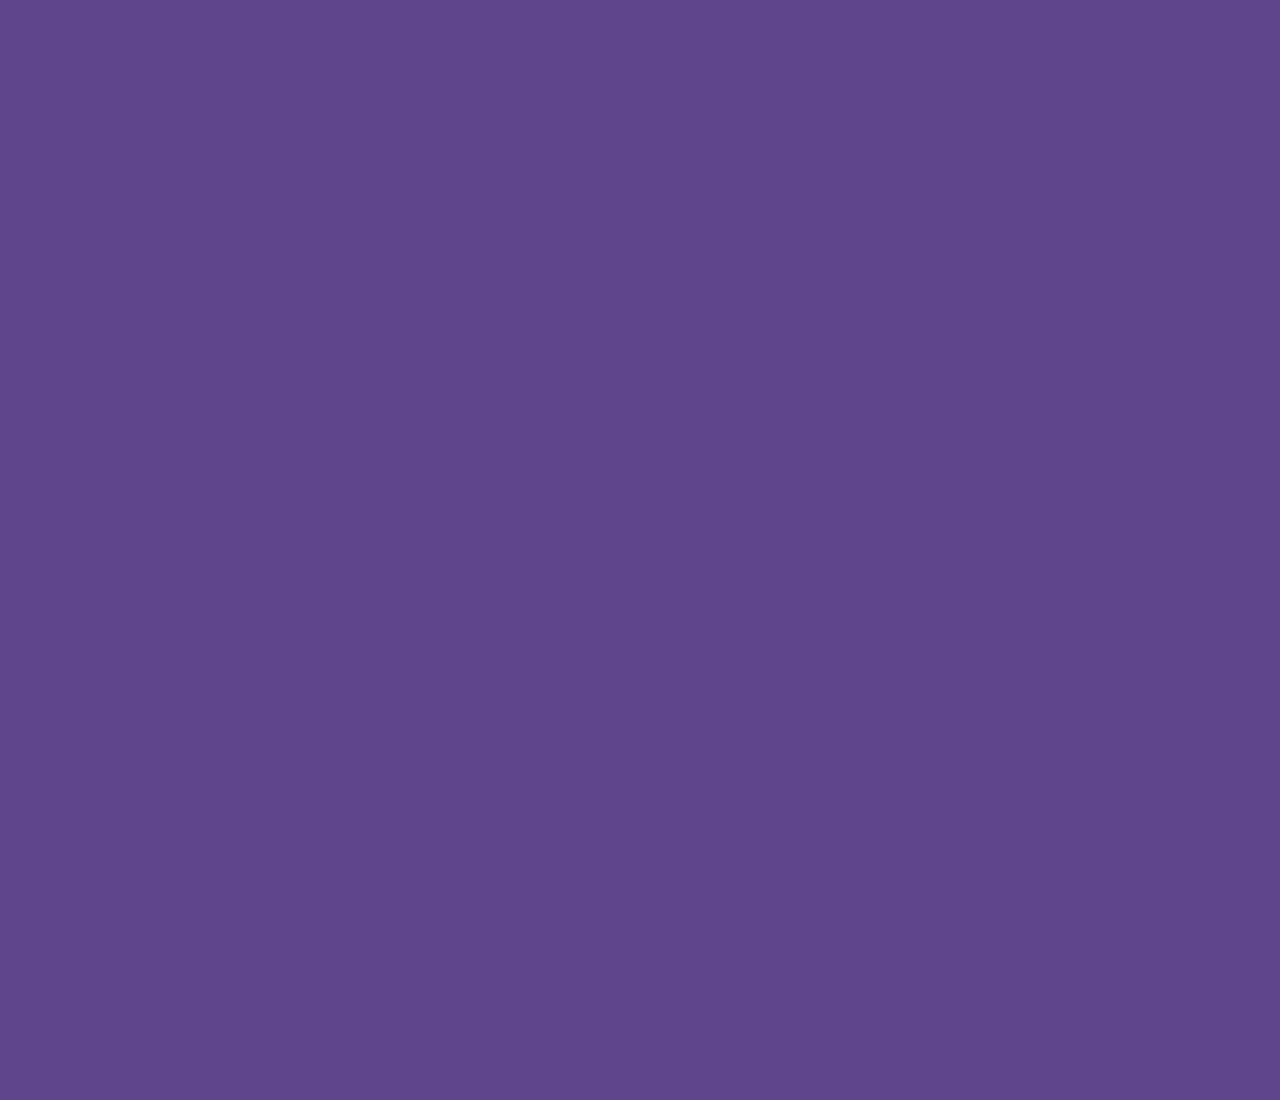
<file: 9/index.html>
<!DOCTYPE html>
<html lang="ru">
<head>
  <meta charset="UTF-8">
  <meta name="description" content="">
  <meta name="viewport" content="width=device-width, initial-scale=1.0">
  <meta http-equiv="X-UA-Compatible" content="ie=edge">
  <title>Mysterious Vacation</title>
  <link rel="stylesheet" href="css/style.min.css">
<link href="css/style.min.css" rel="stylesheet">  <base href="https://htmlacademy-animation.github.io/1314075-magic-vacation-1/9/">
</head>
<body>

  <header class="page-header js-header">
    <div class="page-header__wrapper">
      <a href="#" class="page-header__logo" aria-label="Перейти на страницу FJORD.Inc">
        <svg width="100" height="15" viewBox="0 0 100 15" fill="none" xmlns="http://www.w3.org/2000/svg">
          <path d="M0.26 1.4V14H2.276V8.906H7.334V6.44H2.276V3.848H9.872V1.4H0.26ZM12.733 14.36C15.127 14.36 16.243 12.65 16.243 9.5V1.4H14.263V8.96C14.263 11.21 13.723 11.876 12.733 11.876C11.833 11.876 11.473 11.3 11.347 10.58L9.36702 10.94C9.63702 13.046 10.663 14.36 12.733 14.36ZM18.3918 7.7C18.3918 11.372 22.3878 14.36 27.3198 14.36C32.2518 14.36 36.2478 11.372 36.2478 7.7C36.2478 4.028 32.2518 1.04 27.3198 1.04C22.3878 1.04 18.3918 4.028 18.3918 7.7ZM20.6058 7.7C20.6058 5.378 23.6118 3.524 27.3198 3.524C30.9918 3.524 33.9798 5.378 33.9798 7.7C33.9798 10.004 30.9918 11.858 27.3198 11.858C23.6118 11.858 20.6058 10.004 20.6058 7.7ZM40.403 14V8.906H40.799L49.079 14.702V12.38L44.039 8.906H44.201C47.999 8.906 49.277 7.304 49.277 5.162C49.277 3.092 47.999 1.4 44.201 1.4H38.387V14H40.403ZM43.535 3.722C45.785 3.722 47.045 4.136 47.045 5.432C47.045 6.764 45.785 7.034 43.535 7.034H40.403V3.722H43.535ZM51.6936 1.382V14H57.8676C62.7456 14 66.7236 11.534 66.7236 7.7C66.7236 3.848 62.7456 1.382 57.8676 1.382H51.6936ZM53.7096 11.624V3.722H57.5436C61.5396 3.722 64.4916 5.018 64.4916 7.7C64.4916 10.238 61.5396 11.624 57.5436 11.624H53.7096ZM73.1832 14.018H74.9832V5H73.1832V14.018ZM72.9132 1.976C72.9132 2.57 73.3992 3.092 74.0832 3.092C74.7492 3.092 75.2352 2.57 75.2352 1.976C75.2352 1.382 74.7672 0.805999 74.0832 0.805999C73.3812 0.805999 72.9132 1.382 72.9132 1.976ZM76.7867 14H78.5687V9.104C78.7487 8.006 79.5947 6.962 81.0887 6.962C82.1147 6.962 83.2667 7.448 83.2667 9.554V14H85.0487V9.014C85.0487 6.152 83.2307 4.73 81.3587 4.73C79.9187 4.73 79.0727 5.558 78.5687 6.854V5H76.7867V14ZM90.9898 14.27C93.5098 14.27 95.3818 12.506 95.7238 10.328H94.0498C93.7258 11.3 92.6998 12.02 90.9898 12.02C88.8478 12.02 87.7678 10.922 87.7678 9.59C87.7678 8.24 88.8478 6.962 90.9898 6.962C92.7538 6.962 93.7978 7.844 94.0858 8.924H95.7418C95.4358 6.71 93.6178 4.73 90.9898 4.73C88.0918 4.73 86.1298 7.124 86.1298 9.59C86.1298 12.074 88.1278 14.27 90.9898 14.27ZM97.0693 12.938C97.0693 13.658 97.5553 14.144 98.2753 14.144C98.9953 14.144 99.4813 13.658 99.4813 12.938C99.4813 12.2 98.9953 11.714 98.2753 11.714C97.5553 11.714 97.0693 12.2 97.0693 12.938Z" fill="currentColor"></path>
        </svg>
      </a>
      <button class="page-header__toggler js-menu-toggler" type="button" aria-label="Управление мобильным меню"><span>Меню</span></button>
      <nav class="page-header__nav">
        <div class="page-header__menu js-menu" id="menu">
          <ul>
            <li>
              <a class="js-menu-link active" href="#top" data-href="top">главная</a>
            </li>
            <li>
              <a class="js-menu-link" href="#story" data-href="story">история</a>
            </li>
            <li>
              <a class="js-menu-link" href="#prizes" data-href="prizes">призы</a>
            </li>
            <li>
              <a class="js-menu-link" href="#rules" data-href="rules">правила</a>
            </li>
            <li>
              <a class="js-menu-link" href="#game" data-href="game">игра</a>
            </li>
          </ul>
        </div>
        <div class="page-header__social">
          <div class="social-block js-social-block">
            <button class="social-block__toggler" aria-label="Управлять блоком с социальными кнопками">
              <svg width="26" height="22" viewBox="0 0 27 22" fill="none" xmlns="http://www.w3.org/2000/svg">
                <path d="M19.6721 7.43664C21.6273 7.43664 23.213 5.85095 23.213 3.89566C23.213 1.94037 21.6273 0.354675 19.6721 0.354675C17.7168 0.354675 16.1311 1.94037 16.1311 3.89566C16.1311 4.19968 16.1728 4.49178 16.2458 4.77345L7.21751 8.95527C6.57519 8.05214 5.52303 7.46049 4.33078 7.46049C2.37549 7.46049 0.789795 9.04618 0.789795 11.0015C0.789795 12.9568 2.37549 14.5425 4.33078 14.5425C5.52303 14.5425 6.57668 13.9508 7.21751 13.0477L16.2458 17.2295C16.1743 17.5112 16.1311 17.8033 16.1311 18.1073C16.1311 20.0626 17.7168 21.6483 19.6721 21.6483C21.6273 21.6483 23.213 20.0626 23.213 18.1073C23.213 16.152 21.6273 14.5663 19.6721 14.5663C18.4798 14.5663 17.4262 15.158 16.7853 16.0611L7.75701 11.8793C7.82854 11.5976 7.87176 11.3055 7.87176 11.0015C7.87176 10.6974 7.83003 10.4053 7.75701 10.1237L16.7853 5.94186C17.4262 6.84499 18.4783 7.43664 19.6721 7.43664Z" fill="currentColor"></path>
              </svg>
            </button>
            <ul class="social-block__list">
              <li>
                <a class="social-block__link social-block__link--fb" href="#" aria-label="Мы на Facebook">
                  <svg width="8" height="17" viewBox="0 0 8 17" fill="none" xmlns="http://www.w3.org/2000/svg">
                    <path d="M4.24646 16.9899H1.09275L1.05793 8.49828H0V5.30707H1.05793V3.81124C1.05793 1.42084 2.57654 0 5.21735 0H7.41758V3.18585H5.30841C4.28262 3.18585 4.2478 3.48582 4.2478 4.24914V5.30707H7.42964L7.16716 8.49828H4.2478V16.9899H4.24646Z" fill="currentColor"></path>
                  </svg>
                </a>
              </li>
              <li>
                <a class="social-block__link social-block__link--insta" href="#" aria-label="Мы в Instagram">
                  <svg width="15" height="15" viewBox="0 0 15 15" fill="none" xmlns="http://www.w3.org/2000/svg">
                    <path d="M11.0197 0H4.19806C2.14246 0 0.471191 1.66993 0.471191 3.72285V10.5499C0.471191 12.6082 2.14112 14.2727 4.19806 14.2727H11.0197C13.0753 14.2727 14.7466 12.6082 14.7466 10.5499V3.72285C14.7466 1.67127 13.0753 0 11.0197 0ZM11.0197 12.4849H4.19806C3.13076 12.4849 2.26432 11.6158 2.26432 10.5512V3.72419C2.26432 2.65956 3.13076 1.79715 4.19806 1.79715H11.0197C12.087 1.79715 12.9535 2.6609 12.9535 3.72419V10.5512C12.9535 11.6145 12.087 12.4849 11.0197 12.4849Z" fill="currentColor"></path>
                    <path d="M7.60887 3.11084C5.38989 3.11084 3.58203 4.9187 3.58203 7.14036C3.58203 9.35532 5.38989 11.1645 7.60887 11.1645C9.83053 11.1645 11.6357 9.35666 11.6357 7.14036C11.6357 4.9187 9.83053 3.11084 7.60887 3.11084ZM7.60887 9.36871C6.37551 9.36871 5.37784 8.37372 5.37784 7.14036C5.37784 5.90699 6.37551 4.90665 7.60887 4.90665C8.83822 4.90665 9.84259 5.90833 9.84259 7.14036C9.84392 8.37238 8.83822 9.36871 7.60887 9.36871Z" fill="currentColor"></path>
                    <path d="M11.3573 2.35962C10.8256 2.35962 10.3931 2.79752 10.3931 3.32381C10.3931 3.85546 10.8256 4.29336 11.3573 4.29336C11.8862 4.29336 12.3215 3.85546 12.3215 3.32381C12.3215 2.79752 11.8862 2.35962 11.3573 2.35962Z" fill="currentColor"></path>
                  </svg>
                </a>
              </li>
              <li>
                <a class="social-block__link social-block__link--vk" href="#" aria-label="Мы ВКонтакте">
                  <svg width="17" height="10" viewBox="0 0 17 10" fill="none" xmlns="http://www.w3.org/2000/svg">
                    <path d="M14.1234 4.9002C14.1234 4.9002 16.3623 1.72708 16.5866 0.680242C16.6595 0.312285 16.4947 0.103188 16.1069 0.103188C16.1069 0.103188 14.8193 0.103188 14.168 0.103188C13.7235 0.103188 13.5587 0.293278 13.4235 0.579768C13.4235 0.579768 12.3724 2.82553 11.0969 4.24712C10.6861 4.70333 10.4781 4.84318 10.2511 4.84318C10.0646 4.84318 9.98625 4.6911 9.98625 4.27834V0.649016C9.98625 0.147997 9.92545 0.00135496 9.5066 0.00135496H6.39628C6.15578 0.00135496 6.0085 0.134417 6.0085 0.324506C6.0085 0.801084 6.73406 0.908351 6.73406 2.20231V4.87305C6.73406 5.40529 6.70569 5.61575 6.45303 5.61575C5.78016 5.61575 4.19528 3.30618 3.30623 0.678887C3.12923 0.145282 2.93737 0 2.43475 0H0.486409C0.205373 0 0 0.190085 0 0.476576C0 0.991172 0.60666 3.40801 2.99277 6.64358C4.59927 8.8201 6.70569 10 8.60269 10C9.76196 10 10.0416 9.80312 10.0416 9.31432V7.63883C10.0416 7.22607 10.2065 7.04956 10.4429 7.04956C10.7078 7.04956 11.1847 7.13238 12.2805 8.22268C13.5843 9.47862 13.6762 10 14.3896 10H16.5676C16.7919 10 17 9.89273 17 9.52342C17 9.02919 16.3623 8.15343 15.384 7.10659C14.9801 6.56755 14.3302 5.98914 14.1248 5.72301C13.8275 5.40801 13.9154 5.23014 14.1234 4.9002Z" fill="currentColor"></path>
                  </svg>
                </a>
              </li>
            </ul>
          </div>
        </div>
      </nav>
    </div>
  </header>

  <main class="page-content">

    <section class="animation-screen"></section>

    <section class="screen screen--hidden screen--intro js-scrollspy" id="top">
      <div class="screen__wrapper">
        <div class="intro">
          <h1 class="intro__title" data-split-letters="true" data-delay="0.7">Таинственный отпуск</h1>
          <div class="intro__content">
            <div class="intro__info">
              <p class="intro__label">Даты проведения конкурса:</p>
              <p class="intro__date" data-split-letters="true" data-delay="1.6">01 — 31.05 / 2020</p>
            </div>
            <div class="intro__message">
              <p>
                Отгадай первым место назначения и&nbsp;отправься в&nbsp;путешествие в&nbsp;любое время или получи один из многочисленных призов
                <svg width="16" height="16" viewBox="0 0 10 10" fill="none" xmlns="http://www.w3.org/2000/svg">
                  <path d="M0 6.35337L3.90271 4.99012L0 3.64663L1.34615 1.32374L4.44287 4.01073L3.67364 0H6.34615L5.57692 4.01073L8.65385 1.32374L10 3.64663L6.13405 4.99012L10 6.35337L8.65385 8.65651L5.57692 5.98927L6.34615 10H3.67364L4.44287 5.96952L1.34615 8.65651L0 6.35337Z" fill="currentColor"></path>
                </svg>
              </p>
            </div>
          </div>
        </div>
      </div>
      <div class="screen__footer js-footer">
        <button class="screen__footer-enlarge js-footer-toggler" type="button" aria-label="Показать сообщение">
          <svg width="10" height="10" viewBox="0 0 10 10" fill="none" xmlns="http://www.w3.org/2000/svg">
            <path d="M0 6.35337L3.90271 4.99012L0 3.64663L1.34615 1.32374L4.44287 4.01073L3.67364 0H6.34615L5.57692 4.01073L8.65385 1.32374L10 3.64663L6.13405 4.99012L10 6.35337L8.65385 8.65651L5.57692 5.98927L6.34615 10H3.67364L4.44287 5.96952L1.34615 8.65651L0 6.35337Z" fill="currentColor"></path>
          </svg>
        </button>
        <button class="screen__footer-collapse js-footer-toggler" type="button" aria-label="Скрыть сообщение">
          <svg width="13" height="13" viewBox="0 0 13 13" fill="none" xmlns="http://www.w3.org/2000/svg">
            <line x1="12.3536" y1="0.353553" x2="0.738349" y2="11.9688" stroke="currentColor"></line>
            <line x1="0.738319" y1="0.539925" x2="12.3535" y2="12.1551" stroke="currentColor"></line>
          </svg>
        </button>
        <div class="screen__footer-wrapper">
          <div class="screen__footer-announce">
            <p class="screen__footer-label">Даты проведения конкурса:</p>
            <p class="screen__footer-date">01 — 31.05 / 2020</p>
          </div>
          <div class="screen__footer-note">
            <p>
              <svg width="10" height="10" viewBox="0 0 10 10" fill="none" xmlns="http://www.w3.org/2000/svg">
                <path d="M0 6.35337L3.90271 4.99012L0 3.64663L1.34615 1.32374L4.44287 4.01073L3.67364 0H6.34615L5.57692 4.01073L8.65385 1.32374L10 3.64663L6.13405 4.99012L10 6.35337L8.65385 8.65651L5.57692 5.98927L6.34615 10H3.67364L4.44287 5.96952L1.34615 8.65651L0 6.35337Z" fill="currentColor"></path>
              </svg>
              <span>Победители могут выбрать любые 14 дней подряд в&nbsp;течение двух лет с&nbsp;даты окончания конкурса. Победители могут воспользоваться путевкой сами или подарить другому лицу.</span>
            </p>
          </div>
        </div>
      </div>
    </section>

    <section class="screen screen--hidden screen--story js-scrollspy" id="story">

      <div class="slider swiper-container js-slider">

        <div class="swiper-wrapper">

          <div class="slider__item swiper-slide">
            <h2 class="slider__item-title" data-split-letters="true">История</h2>
            <p class="slider__item-text">Джеймс Таргет был основателем компании &laquo;Fjord Inc.&raquo;. С&nbsp;1965 года &laquo;Fjord Inc.&raquo; прославилась надёжными и&nbsp;удобными чемоданами и&nbsp;аксессуарами для туристов.</p>
          </div>

          <div class="slider__item swiper-slide">
            <p class="slider__item-text">Когда Джеймсу было 7&nbsp;лет, в&nbsp;их&nbsp;доме гостил дядюшка и&nbsp;развлекал детей рассказами о&nbsp;своей поездке в&nbsp;место, показавшееся малышу Таргету невероятным. Тогда Джеймс решил, что однажды посетит его, но&nbsp;не&nbsp;будет рассказывать о&nbsp;мечте, пока не&nbsp;осуществит.</p>
          </div>

          <div class="slider__item swiper-slide">
            <p class="slider__item-text">Джеймс Таргет стал увлеченным путешественником. Он&nbsp;посетил 5&nbsp;континентов, 126&nbsp;стран.</p>
          </div>

          <div class="slider__item swiper-slide">
            <p class="slider__item-text">Он&nbsp;сплавлялся по&nbsp;Амазонке и&nbsp;погружался в&nbsp;пещеры Франции, медитировал в&nbsp;горах Тибета и&nbsp;пожимал руку вождя племени Акугауа.</p>
          </div>

          <div class="slider__item swiper-slide">
            <p class="slider__item-text">Из&nbsp;своих поездок Джеймс Таргет привозил идеи, как сделать свои чемоданы &laquo;Fjord Inc.&raquo; удобными и&nbsp;приспособленными к&nbsp;разным дорожным условиям.</p>
          </div>

          <div class="slider__item swiper-slide">
            <p class="slider__item-text">Всё это время Джеймс не&nbsp;оставлял идею поездки своей мечты. Однако, как только он&nbsp;брался за&nbsp;планирование, возникали препятствия, не&nbsp;позволяющие отправиться туда.</p>
          </div>

          <div class="slider__item swiper-slide">
            <p class="slider__item-text">В&nbsp;возрасте 67&nbsp;лет Джеймс Таргет попал под лавину и&nbsp;погиб. В&nbsp;своём завещании он&nbsp;поручил отправить в&nbsp;заветное путешествие трёх смельчаков, единых с&nbsp;ним духом.</p>
          </div>

          <div class="slider__item swiper-slide">
            <p class="slider__item-text">Тех, кто сможет узнать таинственное место, задавая вопросы специально обученному ИИ&nbsp;&laquo;Соне&raquo;, ждет фантастическое путешествие.</p>
          </div>
        </div>
        <div class="slider__controls">
          <button class="slider__control slider__control--prev js-control-prev" type="button" aria-label="Показать предыдущую историю">
            <svg width="12" height="22" viewBox="0 0 12 22" fill="none" xmlns="http://www.w3.org/2000/svg">
              <path d="M11 1L1 11L11 21" stroke="currentColor" stroke-width="2" stroke-linejoin="round"></path>
            </svg>
          </button>
          <button class="slider__control slider__control--next js-control-next" type="button" aria-label="Показать следующую историю">
            <svg width="12" height="22" viewBox="0 0 12 22" fill="none" xmlns="http://www.w3.org/2000/svg">
              <path d="M1 1L11 11L1 21" stroke="currentColor" stroke-width="2" stroke-linejoin="round"></path>
            </svg>
          </button>
        </div>
        <div class="slider__pagination swiper-pagination"></div>
      </div>
    </section>

    <section class="screen screen--hidden screen--prizes js-scrollspy" id="prizes">
      <div class="screen__wrapper">
        <div class="prizes">
          <h2 class="prizes__title" data-split-letters="true" data-delay="0.7">Призы</h2>
          <div class="prizes__lead">
            <p>Найди ответ и&nbsp;получи один из&nbsp;призов:</p>
          </div>
          <ul class="prizes__list">
            <li class="prizes__item prizes__item--journeys">
              <div class="prizes__icon">
                <picture>
                  <source srcset="img/prize1-mob.svg" media="(orientation: portrait)">
                  <img class="smil" data-src="img/primary-award.svg" alt="">
                </picture>
              </div>
              <p class="prizes__desc">
                <b>3</b>
                <span>загадочных путешествия</span>
              </p>
            </li>
            <li class="prizes__item prizes__item--cases">
              <div class="prizes__icon">
                <picture>
                  <source srcset="img/prize2-mob.svg" media="(orientation: portrait)">
                  <img class="smil" data-src="img/secondary-award.svg" data-delay="4.5" alt="">
                </picture>
              </div>
              <p class="prizes__desc">
                <b>7</b>
                <span>надежных чемоданов</span>
              </p>
            </li>
            <li class="prizes__item prizes__item--codes">
              <div class="prizes__icon">
                <picture>
                  <source srcset="img/prize3-mob.svg" media="(orientation: portrait)">
                  <img class="smil" data-src="img/additional-award.svg" data-delay="9" alt="">
                </picture>
              </div>
              <p class="prizes__desc">
                <b>900</b>
                <span>
                  промокодов на&nbsp;скидку 15%
                  <svg width="10" height="10" viewBox="0 0 10 10" fill="none" xmlns="http://www.w3.org/2000/svg">
                    <path d="M0 6.35337L3.90271 4.99012L0 3.64663L1.34615 1.32374L4.44287 4.01073L3.67364 0H6.34615L5.57692 4.01073L8.65385 1.32374L10 3.64663L6.13405 4.99012L10 6.35337L8.65385 8.65651L5.57692 5.98927L6.34615 10H3.67364L4.44287 5.96952L1.34615 8.65651L0 6.35337Z" fill="currentColor"></path>
                  </svg>
                </span>
              </p>
            </li>
          </ul>
        </div>
      </div>
      <div class="screen__footer js-footer">
        <button class="screen__footer-enlarge js-footer-toggler" type="button" aria-label="Показать сообщение">
          <svg width="10" height="10" viewBox="0 0 10 10" fill="none" xmlns="http://www.w3.org/2000/svg">
            <path d="M0 6.35337L3.90271 4.99012L0 3.64663L1.34615 1.32374L4.44287 4.01073L3.67364 0H6.34615L5.57692 4.01073L8.65385 1.32374L10 3.64663L6.13405 4.99012L10 6.35337L8.65385 8.65651L5.57692 5.98927L6.34615 10H3.67364L4.44287 5.96952L1.34615 8.65651L0 6.35337Z" fill="currentColor"></path>
          </svg>
        </button>
        <button class="screen__footer-collapse js-footer-toggler" type="button" aria-label="Скрыть сообщение">
          <svg width="13" height="13" viewBox="0 0 13 13" fill="none" xmlns="http://www.w3.org/2000/svg">
            <line x1="12.3536" y1="0.353553" x2="0.738349" y2="11.9688" stroke="currentColor"></line>
            <line x1="0.738319" y1="0.539925" x2="12.3535" y2="12.1551" stroke="currentColor"></line>
          </svg>
        </button>
        <div class="screen__footer-wrapper">
          <div class="screen__footer-announce">
            <p class="screen__footer-label">Даты проведения конкурса:</p>
            <p class="screen__footer-date">01 — 31.05 / 2020</p>
          </div>
          <div class="screen__footer-note">
            <p>
              <svg width="10" height="10" viewBox="0 0 10 10" fill="none" xmlns="http://www.w3.org/2000/svg">
                <path d="M0 6.35337L3.90271 4.99012L0 3.64663L1.34615 1.32374L4.44287 4.01073L3.67364 0H6.34615L5.57692 4.01073L8.65385 1.32374L10 3.64663L6.13405 4.99012L10 6.35337L8.65385 8.65651L5.57692 5.98927L6.34615 10H3.67364L4.44287 5.96952L1.34615 8.65651L0 6.35337Z" fill="currentColor"></path>
              </svg>
              <span>Скидка&nbsp;15% на&nbsp;единоразовое приобретение путёвки с&nbsp;1&nbsp;июня 2020 по&nbsp;31&nbsp;мая 2022&nbsp;года. Суммируется с&nbsp;другими акциями</span>
            </p>
          </div>
        </div>
      </div>
    </section>

    <section class="screen screen--hidden screen--rules js-scrollspy" id="rules">
      <div class="screen__wrapper">
        <div class="rules">
          <h2 class="rules__title" data-split-letters="true">Правила</h2>
          <div class="rules__lead">
            <p>Для того чтобы получить наследство Джеймса Таргета, тебе нужно выведать у&nbsp;&laquo;Сони&raquo;, куда предстоит отправиться тебе в&nbsp;случае победы</p>
          </div>
          <ol class="rules__list">
            <li class="rules__item">
              <p>Тебе отводится <br>5&nbsp;минут</p>
            </li>
            <li class="rules__item">
              <p>Задавай любые вопросы в&nbsp;текстовом поле</p>
            </li>
            <li class="rules__item">
              <p>Нажимай кнопку &laquo;Узнать&raquo;, чтобы получить ответ</p>
            </li>
            <li class="rules__item">
              <p>&laquo;Соня&raquo; может отвечать только&nbsp;Да или Нет</p>
            </li>
          </ol>
          <a href="#game" class="rules__link btn">Погнали!</a>
        </div>
      </div>
      <div class="screen__disclaimer">
        <div class="disclaimer">
          <ul>
            <li>
              <a href="#">Правовая информация</a>
            </li>
            <li>
              <a href="#">Подробные правила</a>
            </li>
          </ul>
        </div>
      </div>
    </section>

    <section class="screen screen--hidden screen--game js-scrollspy" id="game">
      <div class="screen__wrapper">
        <div class="game">
          <div class="game__header">
            <h2 class="game__title" data-split-letters="true">Игра</h2>
            <div class="game__counter">
              <span>05</span>:<span>00</span>
            </div>
          </div>
          <div class="game__body">
            <div class="chat">
              <div class="chat__body js-chat">
                <ul class="chat__list" id="messages"></ul>
              </div>
              <div class="chat__footer">
                <form action="#" method="post" class="form" id="message-form">
                  <label for="message-field" class="visually-hidden">Поле для ввода вопроса</label>
                  <input type="text" class="form__field" id="message-field">
                  <button class="form__button btn">
                    Узнать
                    <svg width="18" height="19" viewBox="0 0 18 19" fill="none" xmlns="http://www.w3.org/2000/svg">
                      <path stroke="currentColor" stroke-width="2" d="M9 19V1"></path>
                      <path d="M1 9l8-8 8 8" stroke="currentColor" stroke-width="2" stroke-linejoin="round"></path>
                    </svg>
                  </button>
                </form>
              </div>
            </div>
          </div>
          <!-- временные кнопки для показа результата -->
          <div class="game__buttons">
            <button class="game__button btn js-show-result" type="button" data-target="result">Положительный результат</button>
            <button class="game__button btn js-show-result" type="button" data-target="result2">Положительный результат - 2</button>
            <button class="game__button btn js-show-result" type="button" data-target="result3">Отрицательный результат</button>
          </div>
        </div>
      </div>
    </section>

    <section class="screen screen--hidden screen--result" id="result">
      <div class="screen__wrapper">
        <div class="result result--trip">
          <div class="result__image">
            <picture>
              <source srcset="img/result1-mob.png 1x, img/result1-mob@2x.png 2x" media="(max-width: 768px) and (orientation: portrait)">
              <img src="img/result1.png" srcset="img/result1@2x.png 2x" alt="">
            </picture>
          </div>
          <h2 class="result__title">
            <span class="visually-hidden">ПОбеда!</span>
            <svg xmlns="http://www.w3.org/2000/svg" viewBox="0 0 568.85 109.24">
              <path d="M16,24.44V92H2.6V8H75V92H61.52V24.44H16Z" transform="translate(-2.1 -1.5)" fill="none" stroke="currentColor"></path>
              <path d="M148.76,5.6c32.88,0,59.52,19.92,59.52,44.4s-26.64,44.4-59.52,44.4S89.24,74.48,89.24,50,115.88,5.6,148.76,5.6Zm0,72.12c24.48,0,44.4-12.36,44.4-27.72s-19.92-27.84-44.4-27.84C124,22.16,104,34.52,104,50S124,77.72,148.76,77.72Z" transform="translate(-2.1 -1.5)" fill="none" stroke="currentColor"></path>
              <path d="M287.36,8V24.44H236v14.4h25.32c25.44,0,34,11.16,34,26.52,0,15.6-8.52,26.64-34,26.64H222.56V8h64.8ZM256.88,76.52c15.12,0,23.52-2,23.52-11.52S272,54.44,256.88,54.44H236V76.52h20.88Z" transform="translate(-2.1 -1.5)" fill="none" stroke="currentColor"></path>
              <path d="M371.47,8V24.44H320.84V41.6h33.6V58h-33.6V75.56h50.64V92H307.4V8h64.08Z" transform="translate(-2.1 -1.5)" fill="none" stroke="currentColor"></path>
              <path d="M382.39,110.24V75.56h7.44c4.56-4.68,7.8-18.36,8.76-56L399,8h48.6V75.56h10v34.68H442.87V92H397v18.24H382.39Zm51.72-34.68V24.44H411.55v3.12c-0.48,22.44-3.24,37.68-7.2,48h29.76Z" transform="translate(-2.1 -1.5)" fill="none" stroke="currentColor"></path>
              <path d="M463.75,92l28-84h27.12l28.08,84H533.47l-7.8-23.52h-37.8L480.07,92H463.75Zm56.64-40L507,11.84,493.51,52h26.88Z" transform="translate(-2.1 -1.5)" fill="none" stroke="currentColor"></path>
              <path d="M554.12,70.4L555.55,2H569l1.44,68.4H554.12Zm8.28,6.36c4.8,0,8,3.24,8,8.16a8,8,0,1,1-16.08,0C554.35,80,557.59,76.76,562.39,76.76Z" transform="translate(-2.1 -1.5)" fill="none" stroke="currentColor"></path>
            </svg>
          </h2>
          <div class="result__text">
            <p>ты&nbsp;отправляешься в&nbsp;Арктику!</p>
          </div>
          <div class="result__form">
            <form action="#" method="post" class="form form--result">
              <label for="email-field" class="form__label">зарегистрируй результат</label>
              <input type="email" class="form__field" id="email-field" placeholder="e-mail для регистации результата и получения приза" required="">
              <button class="form__button btn">
                отправить
                <svg width="18" height="19" viewBox="0 0 18 19" fill="none" xmlns="http://www.w3.org/2000/svg">
                  <path stroke="currentColor" stroke-width="2" d="M9 19V1"></path>
                  <path d="M1 9l8-8 8 8" stroke="currentColor" stroke-width="2" stroke-linejoin="round"></path>
                </svg>
              </button>
            </form>
          </div>
        </div>
      </div>
    </section>

    <section class="screen screen--hidden screen--result" id="result2">
      <div class="screen__wrapper">
        <div class="result result--prize">
          <div class="result__image">
            <picture>
              <source srcset="img/result2-mob.png 1x, img/result2-mob@2x.png 2x" media="(max-width: 768px) and (orientation: portrait)">
              <img src="img/result2.png" srcset="img/result2@2x.png 2x" alt="">
            </picture>
          </div>
          <h2 class="result__title">
            <span class="visually-hidden">ПОбеда!</span>
            <svg xmlns="http://www.w3.org/2000/svg" viewBox="0 0 568.85 109.24">
              <path d="M16,24.44V92H2.6V8H75V92H61.52V24.44H16Z" transform="translate(-2.1 -1.5)" fill="none" stroke="currentColor"></path>
              <path d="M148.76,5.6c32.88,0,59.52,19.92,59.52,44.4s-26.64,44.4-59.52,44.4S89.24,74.48,89.24,50,115.88,5.6,148.76,5.6Zm0,72.12c24.48,0,44.4-12.36,44.4-27.72s-19.92-27.84-44.4-27.84C124,22.16,104,34.52,104,50S124,77.72,148.76,77.72Z" transform="translate(-2.1 -1.5)" fill="none" stroke="currentColor"></path>
              <path d="M287.36,8V24.44H236v14.4h25.32c25.44,0,34,11.16,34,26.52,0,15.6-8.52,26.64-34,26.64H222.56V8h64.8ZM256.88,76.52c15.12,0,23.52-2,23.52-11.52S272,54.44,256.88,54.44H236V76.52h20.88Z" transform="translate(-2.1 -1.5)" fill="none" stroke="currentColor"></path>
              <path d="M371.47,8V24.44H320.84V41.6h33.6V58h-33.6V75.56h50.64V92H307.4V8h64.08Z" transform="translate(-2.1 -1.5)" fill="none" stroke="currentColor"></path>
              <path d="M382.39,110.24V75.56h7.44c4.56-4.68,7.8-18.36,8.76-56L399,8h48.6V75.56h10v34.68H442.87V92H397v18.24H382.39Zm51.72-34.68V24.44H411.55v3.12c-0.48,22.44-3.24,37.68-7.2,48h29.76Z" transform="translate(-2.1 -1.5)" fill="none" stroke="currentColor"></path>
              <path d="M463.75,92l28-84h27.12l28.08,84H533.47l-7.8-23.52h-37.8L480.07,92H463.75Zm56.64-40L507,11.84,493.51,52h26.88Z" transform="translate(-2.1 -1.5)" fill="none" stroke="currentColor"></path>
              <path d="M554.12,70.4L555.55,2H569l1.44,68.4H554.12Zm8.28,6.36c4.8,0,8,3.24,8,8.16a8,8,0,1,1-16.08,0C554.35,80,557.59,76.76,562.39,76.76Z" transform="translate(-2.1 -1.5)" fill="none" stroke="currentColor"></path>
            </svg>
          </h2>
          <div class="result__text">
            <p>чемодан &laquo;Fjord&nbsp;Inc.&raquo;&nbsp;твой</p>
          </div>
          <div class="result__form">
            <form action="#" method="post" class="form form--result">
              <label for="email-field2" class="form__label">зарегистрируй результат</label>
              <input type="email" class="form__field" id="email-field2" placeholder="e-mail для регистации результата и получения приза" required="">
              <button class="form__button btn">
                отправить
                <svg width="18" height="19" viewBox="0 0 18 19" fill="none" xmlns="http://www.w3.org/2000/svg">
                  <path stroke="currentColor" stroke-width="2" d="M9 19V1"></path>
                  <path d="M1 9l8-8 8 8" stroke="currentColor" stroke-width="2" stroke-linejoin="round"></path>
                </svg>
              </button>
            </form>
          </div>
        </div>
      </div>
    </section>

    <section class="screen screen--hidden screen--result" id="result3">
      <div class="screen__wrapper">
        <div class="result result--negative">
          <div class="result__image">
            <picture>
              <source srcset="img/result3-mob.png 1x, img/result3-mob@2x.png 2x" media="(max-width: 768px) and (orientation: portrait)">
              <img src="img/result3.png" srcset="img/result3@2x.png 2x" alt="">
            </picture>
          </div>
          <h2 class="result__title">
            <span class="visually-hidden">Не угадал!</span>
            <svg xmlns="http://www.w3.org/2000/svg" viewBox="0 0 660.77 109.24">
              <path d="M2.66,92V8H16.1V42.2H53.3V8H66.74V92H53.3V58.64H16.1V92H2.66Z" transform="translate(-2.16 -1.5)" fill="none" stroke="currentColor"></path>
              <path d="M147.62,8V24.44H97V41.6h33.6V58H97V75.56h50.64V92H83.54V8h64.08Z" transform="translate(-2.16 -1.5)" fill="none" stroke="currentColor"></path>
              <path d="M199.22,8l20.52,42.36L235.34,8h16.44l-31,84H204.38l9.48-25.92L185.78,8h13.44Z" transform="translate(-2.16 -1.5)" fill="none" stroke="currentColor"></path>
              <path d="M273.74,24.44V92H260.3V8h50.16V24.44H273.74Z" transform="translate(-2.16 -1.5)" fill="none" stroke="currentColor"></path>
              <path d="M307.1,92l28-84h27.12l28.08,84H376.82L369,68.48h-37.8L323.42,92H307.1Zm56.64-40L350.3,11.84,336.86,52h26.88Z" transform="translate(-2.16 -1.5)" fill="none" stroke="currentColor"></path>
              <path d="M396.38,110.24V75.56h7.44c4.56-4.68,7.8-18.36,8.76-56L412.94,8h48.6V75.56h10v34.68H456.86V92H411v18.24H396.38ZM448.1,75.56V24.44H425.54v3.12c-0.48,22.44-3.24,37.68-7.2,48H448.1Z" transform="translate(-2.16 -1.5)" fill="none" stroke="currentColor"></path>
              <path d="M477.74,92l28-84h27.12L560.9,92H547.46l-7.8-23.52h-37.8L494.06,92H477.74Zm56.64-40-13.44-40.2L507.5,52h26.88Z" transform="translate(-2.16 -1.5)" fill="none" stroke="currentColor"></path>
              <path d="M568.7,76.88a13.77,13.77,0,0,0,5,1c6.6,0,10.44-6.24,12-58.32L586.22,8h46.2V92H619V24.44H598.82l-0.12,3.12C597.14,81,589,94.4,573.74,94.4a28.55,28.55,0,0,1-6.72-.84Z" transform="translate(-2.16 -1.5)" fill="none" stroke="currentColor"></path>
              <path d="M646.1,70.4L647.54,2H661l1.44,68.4H646.1Zm8.28,6.36c4.8,0,8,3.24,8,8.16a8,8,0,0,1-16.08,0C646.34,80,649.58,76.76,654.38,76.76Z" transform="translate(-2.16 -1.5)" fill="none" stroke="currentColor"></path>
            </svg>
          </h2>
          <button class="result__button js-play" type="button">
            не сдавайся!
            <span>
              <svg width="27" height="22" viewBox="0 0 27 22" fill="none" xmlns="http://www.w3.org/2000/svg">
                <path d="M10.6899 1.47998C5.42992 1.47998 1.16992 5.73998 1.16992 11C1.16992 16.26 5.42992 20.52 10.6899 20.52C15.9499 20.52 20.2099 16.26 20.2099 11V7.13998" stroke="currentColor" stroke-width="2" stroke-miterlimit="10"></path>
                <path d="M15.1099 12.5099L20.1499 7.13989L25.3099 12.6299" stroke="currentColor" stroke-width="2" stroke-miterlimit="10" stroke-linejoin="round"></path>
              </svg>
            </span>
          </button>
        </div>
      </div>
    </section>

  </main>

<script src="js/script.js"></script></body>
</html>
</file>
